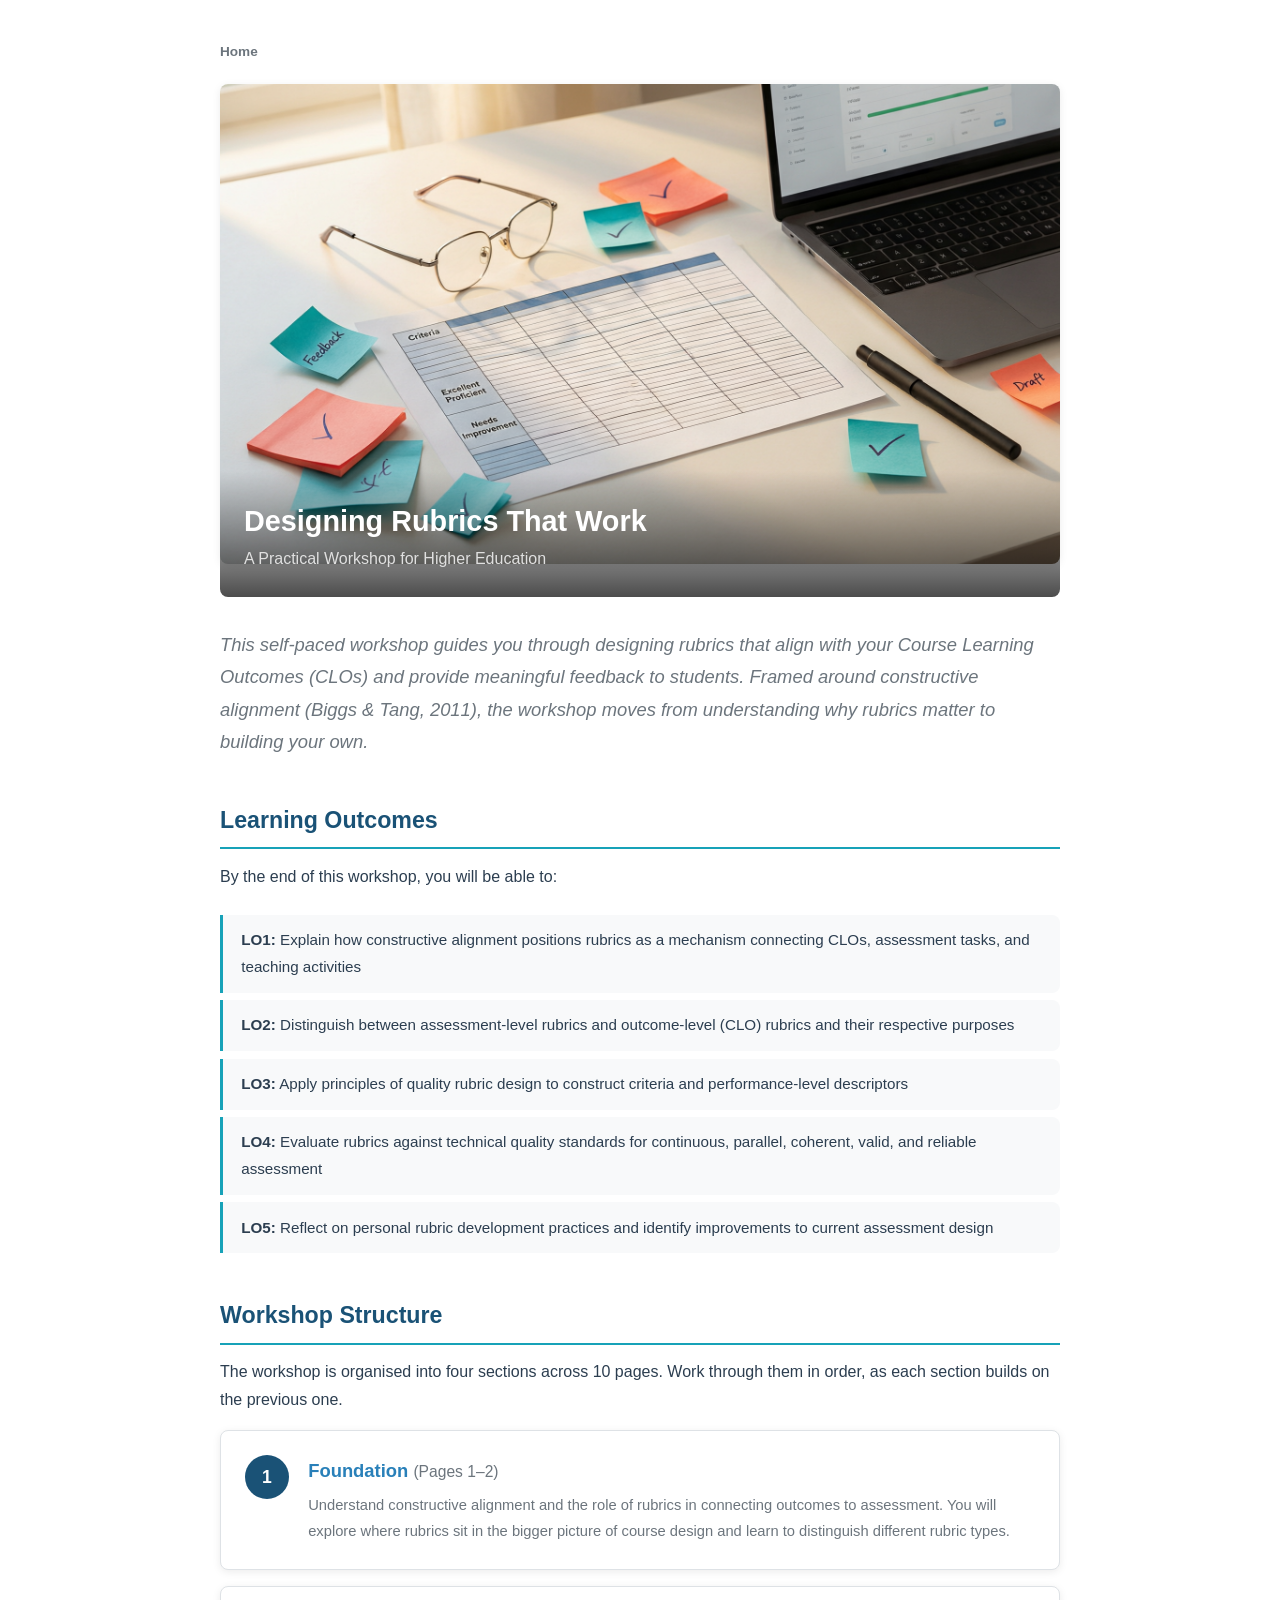
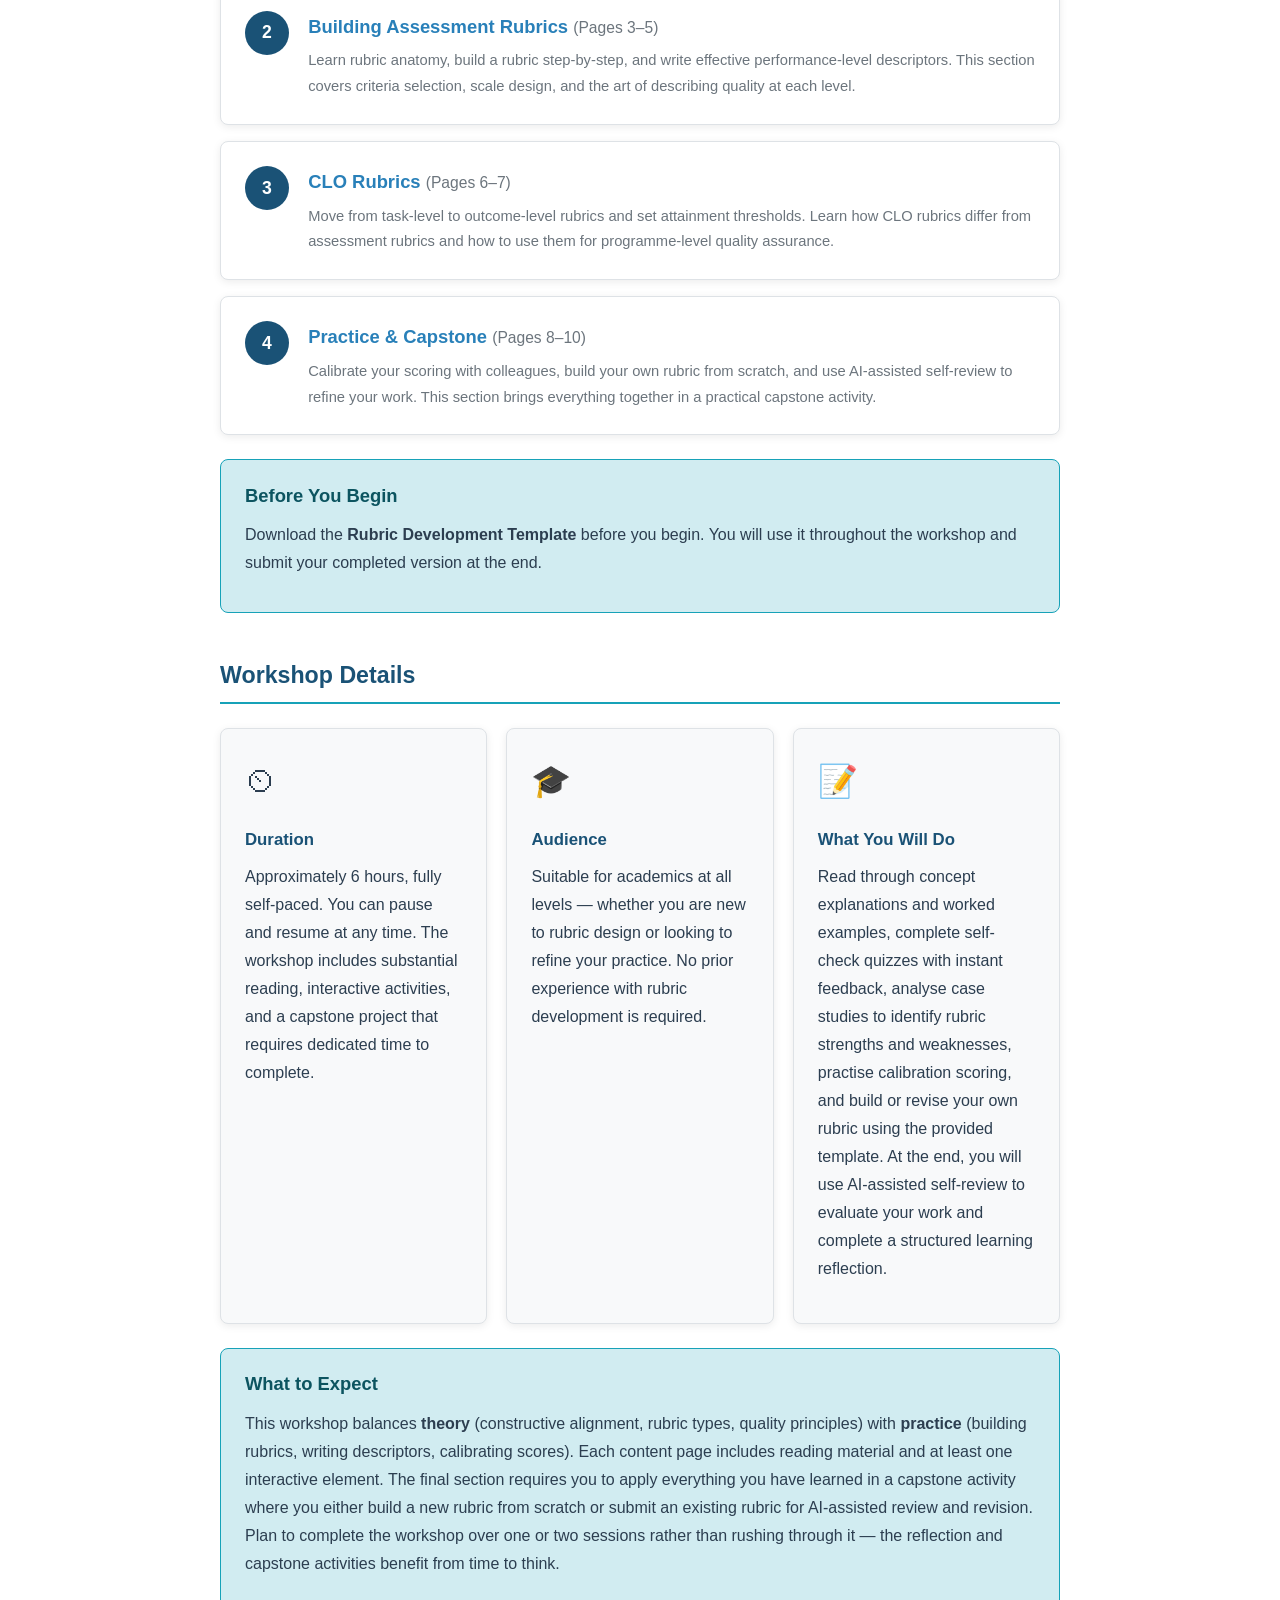
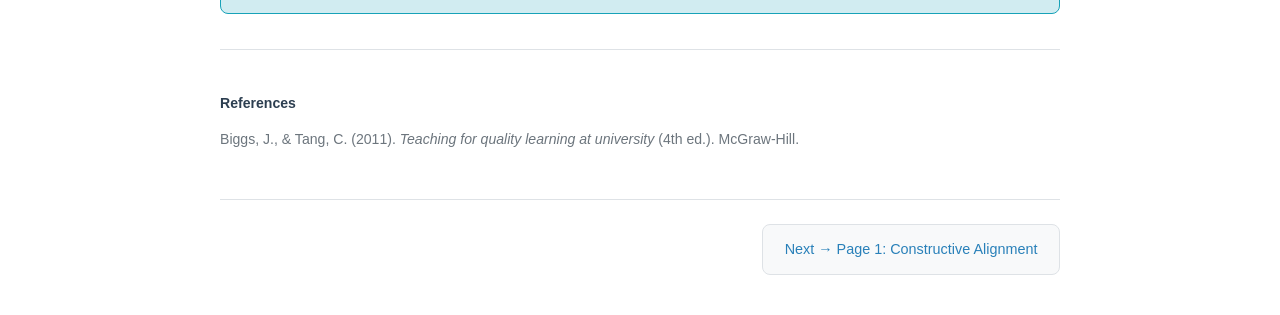
<file: index.html>
<!DOCTYPE html>
<html lang="en">
<head>
  <meta charset="UTF-8">
  <meta http-equiv="refresh" content="0; url=00-homepage.html">
  <title>Redirecting...</title>
</head>
<body>
  <p>Redirecting to <a href="00-homepage.html">Rubric Development Workshop</a>...</p>
</body>
</html>
</file>
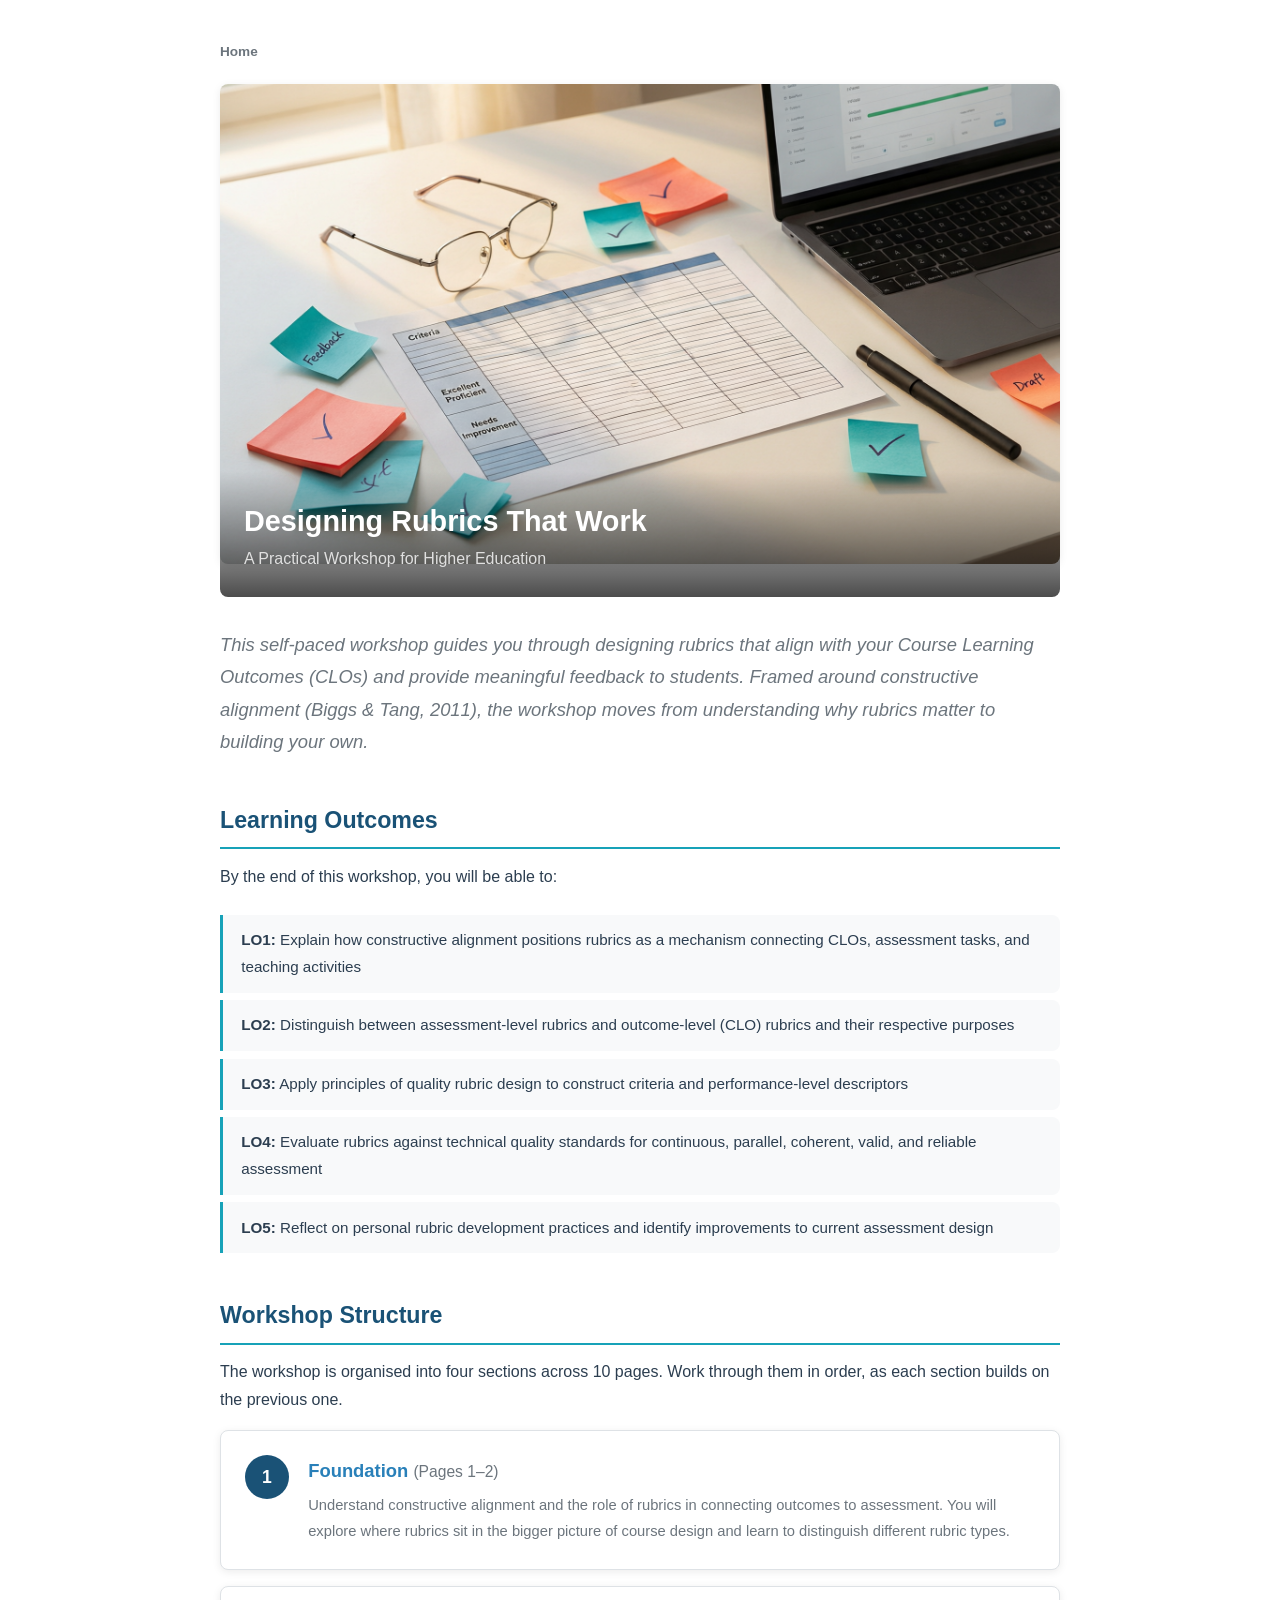
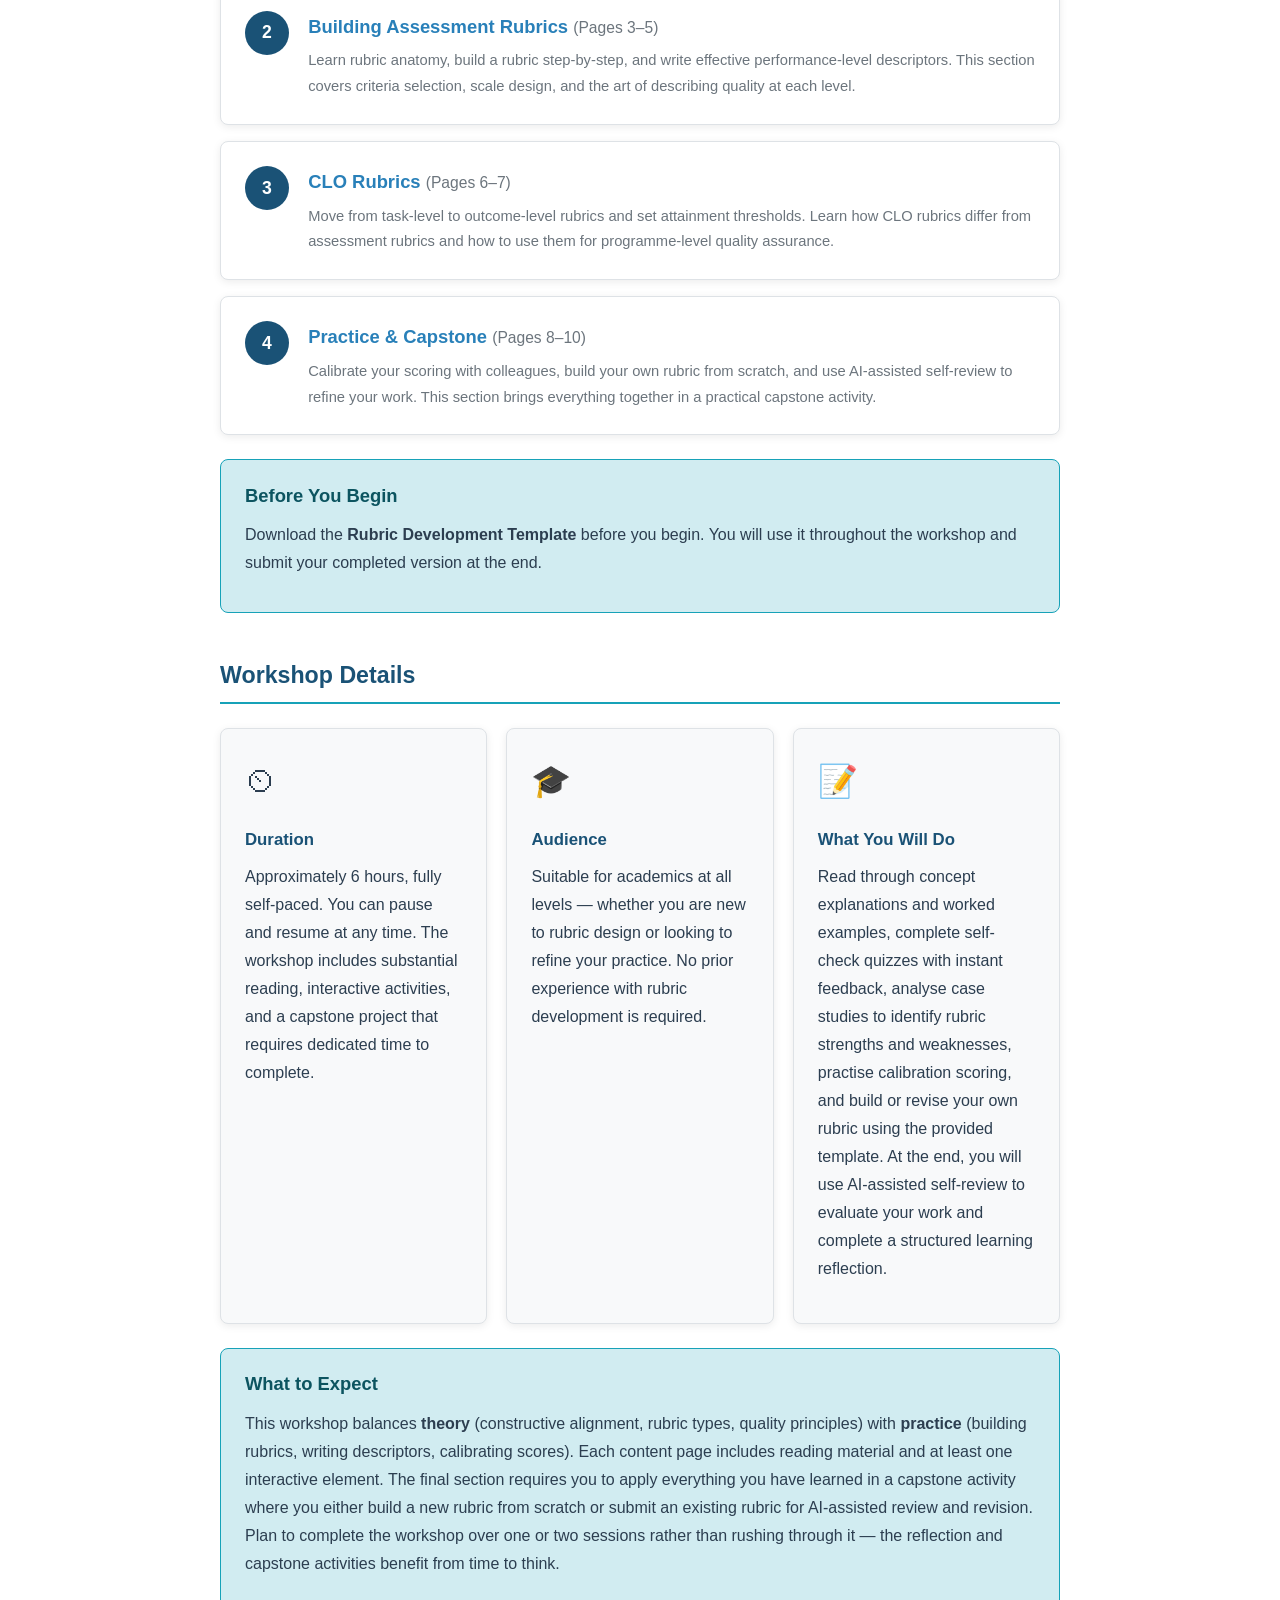
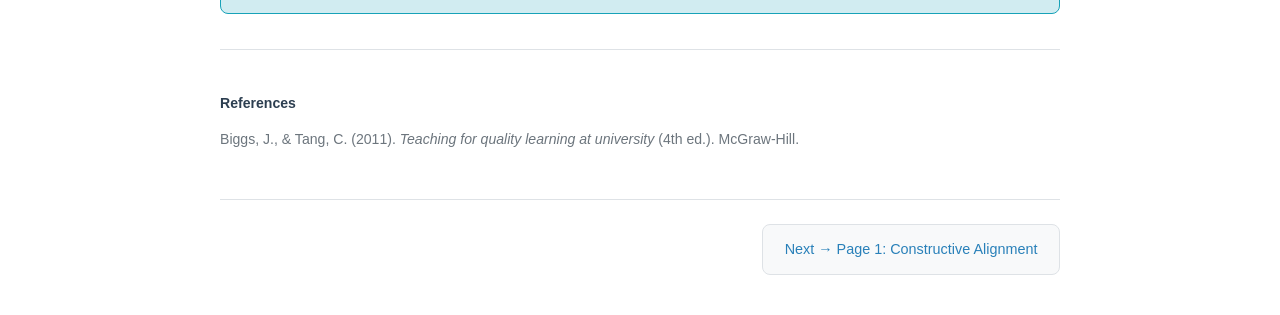
<file: 00-homepage.html>
<!DOCTYPE html>
<html lang="en">
<head>
  <meta charset="UTF-8">
  <meta name="viewport" content="width=device-width, initial-scale=1.0">
  <title>Designing Rubrics That Work: A Practical Workshop for Higher Education</title>
  <link rel="stylesheet" href="styles.css">
</head>
<body>

  <!-- Breadcrumb -->
  <nav class="breadcrumb">
    <strong>Home</strong>
  </nav>

  <!-- Hero Section -->
  <div class="homepage-hero">
    <img src="images/hero-rubric-workshop.png" alt="Rubric development workshop for higher education" class="hero">
    <div class="overlay">
      <h1>Designing Rubrics That Work</h1>
      <p>A Practical Workshop for Higher Education</p>
    </div>
  </div>

  <!-- Opening Paragraph -->
  <p class="intro-lead">This self-paced workshop guides you through designing rubrics that align with your Course Learning Outcomes (CLOs) and provide meaningful feedback to students. Framed around constructive alignment (Biggs &amp; Tang, 2011), the workshop moves from understanding why rubrics matter to building your own.</p>

  <!-- Learning Outcomes -->
  <h2>Learning Outcomes</h2>
  <p>By the end of this workshop, you will be able to:</p>
  <ol class="lo-list">
    <li><strong>LO1:</strong> Explain how constructive alignment positions rubrics as a mechanism connecting CLOs, assessment tasks, and teaching activities</li>
    <li><strong>LO2:</strong> Distinguish between assessment-level rubrics and outcome-level (CLO) rubrics and their respective purposes</li>
    <li><strong>LO3:</strong> Apply principles of quality rubric design to construct criteria and performance-level descriptors</li>
    <li><strong>LO4:</strong> Evaluate rubrics against technical quality standards for continuous, parallel, coherent, valid, and reliable assessment</li>
    <li><strong>LO5:</strong> Reflect on personal rubric development practices and identify improvements to current assessment design</li>
  </ol>

  <!-- Module Overview -->
  <h2>Workshop Structure</h2>
  <p>The workshop is organised into four sections across 10 pages. Work through them in order, as each section builds on the previous one.</p>

  <div class="module-card">
    <div class="module-num">1</div>
    <div>
      <h3>Foundation <span style="font-weight: normal; font-size: 0.85em; color: #6c757d;">(Pages 1&ndash;2)</span></h3>
      <p>Understand constructive alignment and the role of rubrics in connecting outcomes to assessment. You will explore where rubrics sit in the bigger picture of course design and learn to distinguish different rubric types.</p>
    </div>
  </div>

  <div class="module-card">
    <div class="module-num">2</div>
    <div>
      <h3>Building Assessment Rubrics <span style="font-weight: normal; font-size: 0.85em; color: #6c757d;">(Pages 3&ndash;5)</span></h3>
      <p>Learn rubric anatomy, build a rubric step-by-step, and write effective performance-level descriptors. This section covers criteria selection, scale design, and the art of describing quality at each level.</p>
    </div>
  </div>

  <div class="module-card">
    <div class="module-num">3</div>
    <div>
      <h3>CLO Rubrics <span style="font-weight: normal; font-size: 0.85em; color: #6c757d;">(Pages 6&ndash;7)</span></h3>
      <p>Move from task-level to outcome-level rubrics and set attainment thresholds. Learn how CLO rubrics differ from assessment rubrics and how to use them for programme-level quality assurance.</p>
    </div>
  </div>

  <div class="module-card">
    <div class="module-num">4</div>
    <div>
      <h3>Practice &amp; Capstone <span style="font-weight: normal; font-size: 0.85em; color: #6c757d;">(Pages 8&ndash;10)</span></h3>
      <p>Calibrate your scoring with colleagues, build your own rubric from scratch, and use AI-assisted self-review to refine your work. This section brings everything together in a practical capstone activity.</p>
    </div>
  </div>

  <!-- Info Box -->
  <div class="info-box">
    <h3>Before You Begin</h3>
    <p>Download the <strong>Rubric Development Template</strong> before you begin. You will use it throughout the workshop and submit your completed version at the end.</p>
  </div>

  <!-- Workshop Details -->
  <h2>Workshop Details</h2>
  <div class="card-grid">
    <div class="card">
      <div class="card-icon">&#9202;</div>
      <h3>Duration</h3>
      <p>Approximately 6 hours, fully self-paced. You can pause and resume at any time. The workshop includes substantial reading, interactive activities, and a capstone project that requires dedicated time to complete.</p>
    </div>
    <div class="card">
      <div class="card-icon">&#127891;</div>
      <h3>Audience</h3>
      <p>Suitable for academics at all levels &mdash; whether you are new to rubric design or looking to refine your practice. No prior experience with rubric development is required.</p>
    </div>
    <div class="card">
      <div class="card-icon">&#128221;</div>
      <h3>What You Will Do</h3>
      <p>Read through concept explanations and worked examples, complete self-check quizzes with instant feedback, analyse case studies to identify rubric strengths and weaknesses, practise calibration scoring, and build or revise your own rubric using the provided template. At the end, you will use AI-assisted self-review to evaluate your work and complete a structured learning reflection.</p>
    </div>
  </div>

  <div class="info-box">
    <h3>What to Expect</h3>
    <p>This workshop balances <strong>theory</strong> (constructive alignment, rubric types, quality principles) with <strong>practice</strong> (building rubrics, writing descriptors, calibrating scores). Each content page includes reading material and at least one interactive element. The final section requires you to apply everything you have learned in a capstone activity where you either build a new rubric from scratch or submit an existing rubric for AI-assisted review and revision. Plan to complete the workshop over one or two sessions rather than rushing through it &mdash; the reflection and capstone activities benefit from time to think.</p>
  </div>

  <!-- References -->
  <div class="references">
    <h3>References</h3>
    <p>Biggs, J., &amp; Tang, C. (2011). <em>Teaching for quality learning at university</em> (4th ed.). McGraw-Hill.</p>
  </div>

  <!-- Page Navigation -->
  <nav class="page-nav">
    <span></span>
    <a href="01-constructive-alignment.html">Next &rarr; Page 1: Constructive Alignment</a>
  </nav>

</body>
</html>
</file>
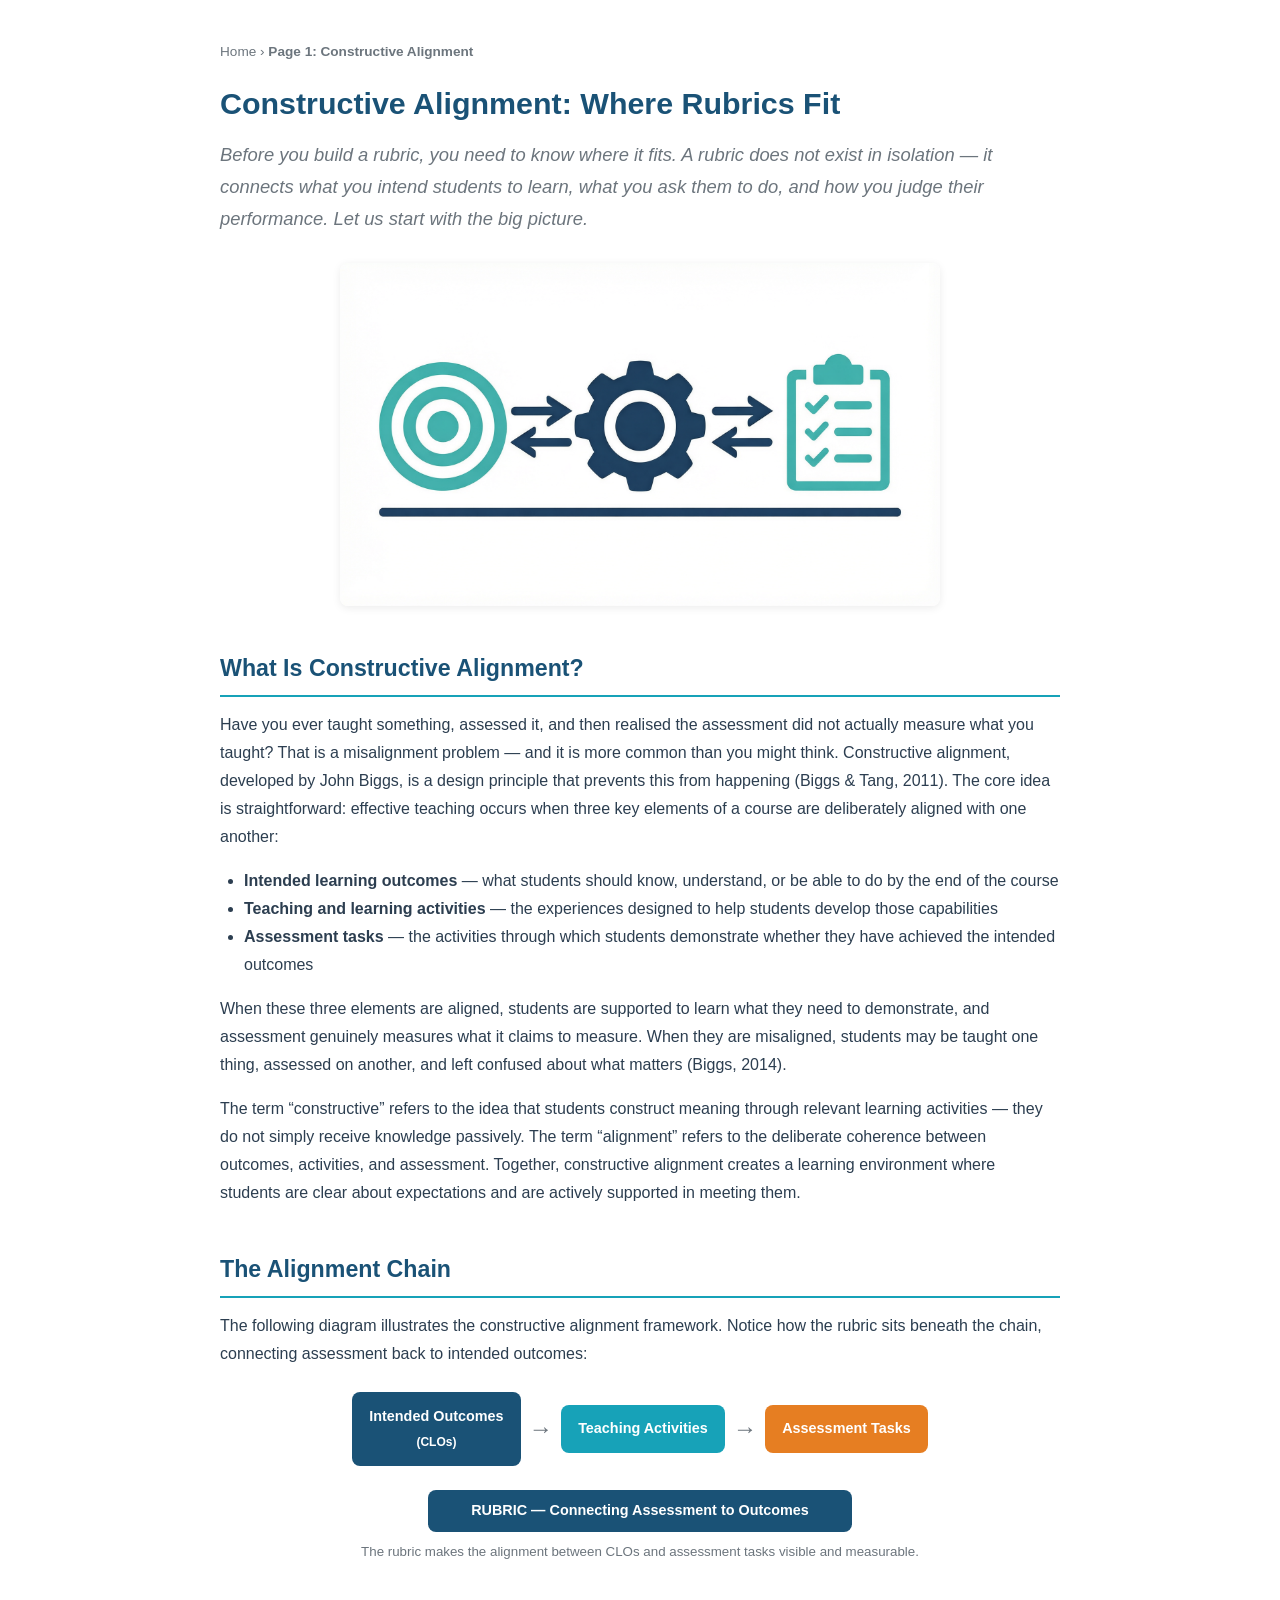
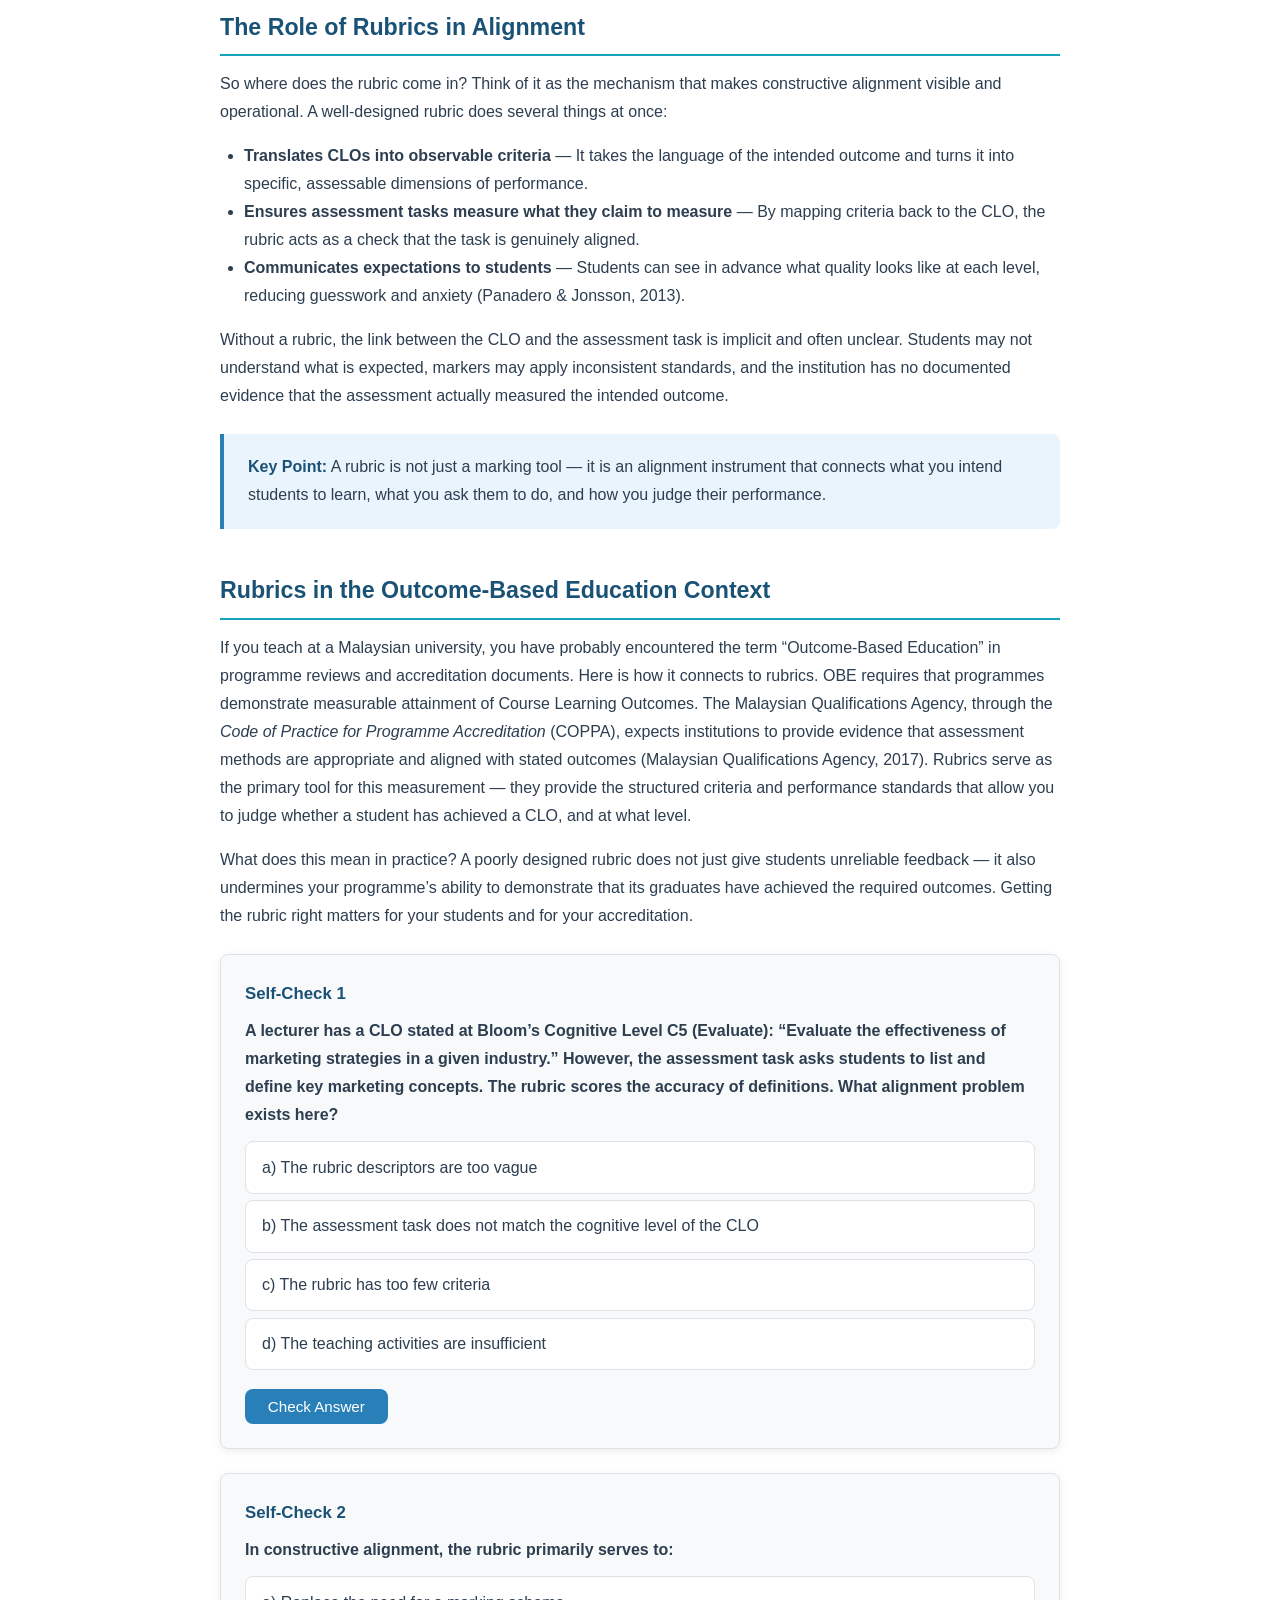
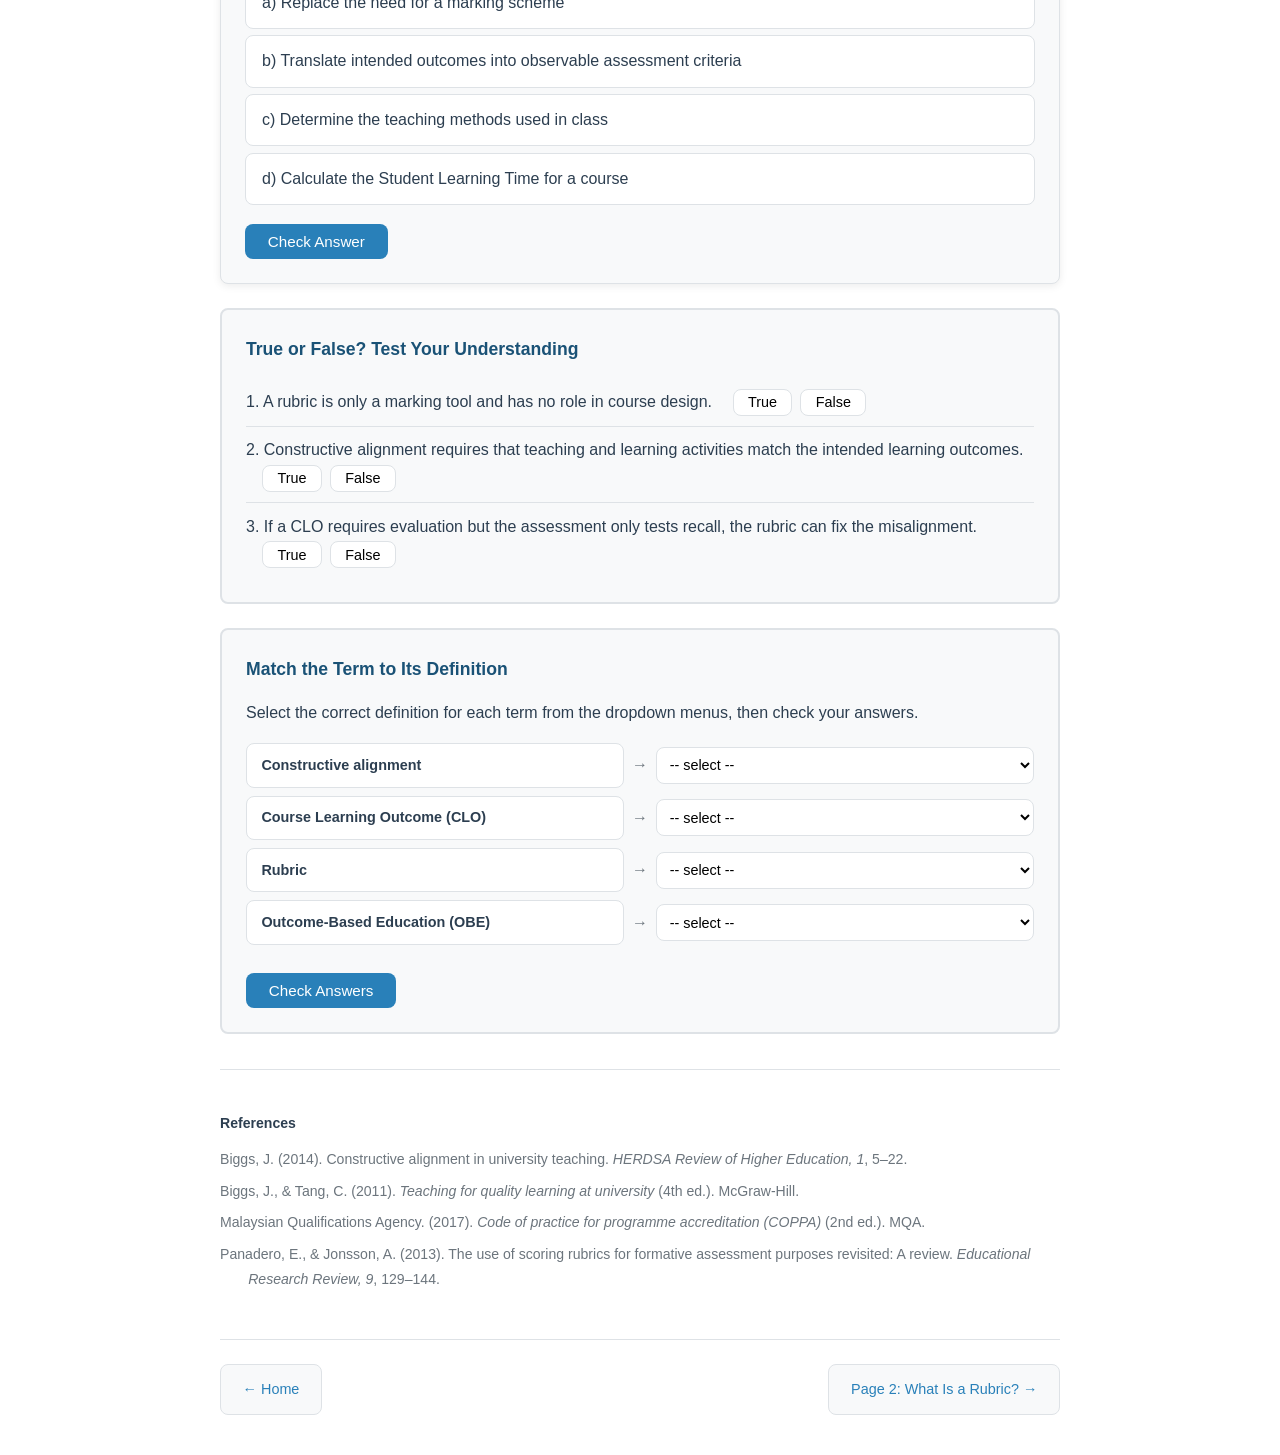
<file: 01-constructive-alignment.html>
<!DOCTYPE html>
<html lang="en">
<head>
  <meta charset="UTF-8">
  <meta name="viewport" content="width=device-width, initial-scale=1.0">
  <title>Constructive Alignment: Where Rubrics Fit</title>
  <link rel="stylesheet" href="styles.css">
</head>
<body>

  <!-- Breadcrumb -->
  <nav class="breadcrumb">
    <a href="00-homepage.html">Home</a> &rsaquo; <strong>Page 1: Constructive Alignment</strong>
  </nav>

  <h1>Constructive Alignment: Where Rubrics Fit</h1>

  <!-- Lead -->
  <p class="intro-lead">Before you build a rubric, you need to know where it fits. A rubric does not exist in isolation &mdash; it connects what you intend students to learn, what you ask them to do, and how you judge their performance. Let us start with the big picture.</p>

  <!-- Hero/content image -->
  <img src="images/constructive-alignment.png" alt="Constructive alignment diagram showing the relationship between learning outcomes, teaching activities, and assessment" class="content-img">

  <!-- What is Constructive Alignment -->
  <h2>What Is Constructive Alignment?</h2>

  <p>Have you ever taught something, assessed it, and then realised the assessment did not actually measure what you taught? That is a misalignment problem &mdash; and it is more common than you might think. Constructive alignment, developed by John Biggs, is a design principle that prevents this from happening (Biggs &amp; Tang, 2011). The core idea is straightforward: effective teaching occurs when three key elements of a course are deliberately aligned with one another:</p>

  <ul style="padding-left: 1.5em; margin-bottom: 1em;">
    <li><strong>Intended learning outcomes</strong> &mdash; what students should know, understand, or be able to do by the end of the course</li>
    <li><strong>Teaching and learning activities</strong> &mdash; the experiences designed to help students develop those capabilities</li>
    <li><strong>Assessment tasks</strong> &mdash; the activities through which students demonstrate whether they have achieved the intended outcomes</li>
  </ul>

  <p>When these three elements are aligned, students are supported to learn what they need to demonstrate, and assessment genuinely measures what it claims to measure. When they are misaligned, students may be taught one thing, assessed on another, and left confused about what matters (Biggs, 2014).</p>

  <p>The term &ldquo;constructive&rdquo; refers to the idea that students construct meaning through relevant learning activities &mdash; they do not simply receive knowledge passively. The term &ldquo;alignment&rdquo; refers to the deliberate coherence between outcomes, activities, and assessment. Together, constructive alignment creates a learning environment where students are clear about expectations and are actively supported in meeting them.</p>

  <!-- Flow Diagram -->
  <h2>The Alignment Chain</h2>

  <p>The following diagram illustrates the constructive alignment framework. Notice how the rubric sits beneath the chain, connecting assessment back to intended outcomes:</p>

  <div class="flow-diagram">
    <div class="flow-step">Intended Outcomes<br><small>(CLOs)</small></div>
    <span class="flow-arrow">&rarr;</span>
    <div class="flow-step accent">Teaching Activities</div>
    <span class="flow-arrow">&rarr;</span>
    <div class="flow-step highlight">Assessment Tasks</div>
  </div>
  <div style="text-align: center; margin-top: 0.5em;">
    <div style="display: inline-block; background: var(--primary); color: white; padding: 0.6em 3em; border-radius: var(--radius); font-weight: 600; font-size: 0.9em; position: relative;">
      RUBRIC &mdash; Connecting Assessment to Outcomes
    </div>
  </div>
  <div style="text-align: center; margin-top: 0.3em;">
    <small style="color: var(--text-light);">The rubric makes the alignment between CLOs and assessment tasks visible and measurable.</small>
  </div>

  <!-- Role of Rubrics -->
  <h2>The Role of Rubrics in Alignment</h2>

  <p>So where does the rubric come in? Think of it as the mechanism that makes constructive alignment visible and operational. A well-designed rubric does several things at once:</p>

  <ul style="padding-left: 1.5em; margin-bottom: 1em;">
    <li><strong>Translates CLOs into observable criteria</strong> &mdash; It takes the language of the intended outcome and turns it into specific, assessable dimensions of performance.</li>
    <li><strong>Ensures assessment tasks measure what they claim to measure</strong> &mdash; By mapping criteria back to the CLO, the rubric acts as a check that the task is genuinely aligned.</li>
    <li><strong>Communicates expectations to students</strong> &mdash; Students can see in advance what quality looks like at each level, reducing guesswork and anxiety (Panadero &amp; Jonsson, 2013).</li>
  </ul>

  <p>Without a rubric, the link between the CLO and the assessment task is implicit and often unclear. Students may not understand what is expected, markers may apply inconsistent standards, and the institution has no documented evidence that the assessment actually measured the intended outcome.</p>

  <div class="key-point">
    <strong>Key Point:</strong> A rubric is not just a marking tool &mdash; it is an alignment instrument that connects what you intend students to learn, what you ask them to do, and how you judge their performance.
  </div>

  <!-- OBE Context -->
  <h2>Rubrics in the Outcome-Based Education Context</h2>

  <p>If you teach at a Malaysian university, you have probably encountered the term &ldquo;Outcome-Based Education&rdquo; in programme reviews and accreditation documents. Here is how it connects to rubrics. OBE requires that programmes demonstrate measurable attainment of Course Learning Outcomes. The Malaysian Qualifications Agency, through the <em>Code of Practice for Programme Accreditation</em> (COPPA), expects institutions to provide evidence that assessment methods are appropriate and aligned with stated outcomes (Malaysian Qualifications Agency, 2017). Rubrics serve as the primary tool for this measurement &mdash; they provide the structured criteria and performance standards that allow you to judge whether a student has achieved a CLO, and at what level.</p>

  <p>What does this mean in practice? A poorly designed rubric does not just give students unreliable feedback &mdash; it also undermines your programme&rsquo;s ability to demonstrate that its graduates have achieved the required outcomes. Getting the rubric right matters for your students and for your accreditation.</p>

  <!-- MCQ Quiz 1 -->
  <div class="mcq-box">
    <h3>Self-Check 1</h3>
    <p class="mcq-question">A lecturer has a CLO stated at Bloom&rsquo;s Cognitive Level C5 (Evaluate): &ldquo;Evaluate the effectiveness of marketing strategies in a given industry.&rdquo; However, the assessment task asks students to list and define key marketing concepts. The rubric scores the accuracy of definitions. What alignment problem exists here?</p>
    <ul class="mcq-options" data-correct="1">
      <li onclick="selectOption(this)">a) The rubric descriptors are too vague</li>
      <li onclick="selectOption(this)">b) The assessment task does not match the cognitive level of the CLO</li>
      <li onclick="selectOption(this)">c) The rubric has too few criteria</li>
      <li onclick="selectOption(this)">d) The teaching activities are insufficient</li>
    </ul>
    <button class="mcq-check-btn" onclick="checkAnswer(this)">Check Answer</button>
    <div class="mcq-feedback">The CLO requires evaluation (C5), but the task only asks for recall and definition (C1). No rubric, no matter how well designed, can fix a misaligned task. The task itself must require students to evaluate, not merely recall. This is a fundamental alignment failure between the intended outcome and the assessment task.</div>
  </div>

  <!-- MCQ Quiz 2 -->
  <div class="mcq-box">
    <h3>Self-Check 2</h3>
    <p class="mcq-question">In constructive alignment, the rubric primarily serves to:</p>
    <ul class="mcq-options" data-correct="1">
      <li onclick="selectOption(this)">a) Replace the need for a marking scheme</li>
      <li onclick="selectOption(this)">b) Translate intended outcomes into observable assessment criteria</li>
      <li onclick="selectOption(this)">c) Determine the teaching methods used in class</li>
      <li onclick="selectOption(this)">d) Calculate the Student Learning Time for a course</li>
    </ul>
    <button class="mcq-check-btn" onclick="checkAnswer(this)">Check Answer</button>
    <div class="mcq-feedback">Rubrics bridge the gap between what we intend students to learn (CLOs) and how we assess whether they have learned it. They translate abstract outcome statements into concrete, observable criteria that markers can apply consistently and students can use to understand expectations.</div>
  </div>

  <!-- True/False Quiz -->
  <div class="tf-box">
    <h3>True or False? Test Your Understanding</h3>

    <div class="tf-statement">
      <span>1. A rubric is only a marking tool and has no role in course design.</span>
      <span class="tf-btns">
        <button onclick="checkTF(this, false)">True</button>
        <button onclick="checkTF(this, false)">False</button>
      </span>
      <div class="tf-feedback" data-correct="false">A rubric is far more than a marking tool. It is an alignment instrument that connects intended learning outcomes, assessment tasks, and teaching activities. It plays a central role in course design by making expectations explicit and ensuring assessments measure what they claim to measure.</div>
    </div>

    <div class="tf-statement">
      <span>2. Constructive alignment requires that teaching and learning activities match the intended learning outcomes.</span>
      <span class="tf-btns">
        <button onclick="checkTF(this, true)">True</button>
        <button onclick="checkTF(this, true)">False</button>
      </span>
      <div class="tf-feedback" data-correct="true">Correct. Constructive alignment, developed by John Biggs, demands coherence between three elements: the intended learning outcomes, the teaching and learning activities designed to develop those outcomes, and the assessment tasks used to measure them. When all three are aligned, students are supported to learn what they need to demonstrate.</div>
    </div>

    <div class="tf-statement">
      <span>3. If a CLO requires evaluation but the assessment only tests recall, the rubric can fix the misalignment.</span>
      <span class="tf-btns">
        <button onclick="checkTF(this, false)">True</button>
        <button onclick="checkTF(this, false)">False</button>
      </span>
      <div class="tf-feedback" data-correct="false">No rubric, no matter how well designed, can fix a misaligned assessment task. If the CLO requires evaluation (Bloom&rsquo;s C5) but the task only asks students to recall facts (C1), the task itself is the problem. The assessment task must first be redesigned to require evaluation; only then can a rubric meaningfully score it.</div>
    </div>
  </div>

  <!-- Matching Exercise -->
  <div class="match-box">
    <h3>Match the Term to Its Definition</h3>
    <p>Select the correct definition for each term from the dropdown menus, then check your answers.</p>
    <div class="match-grid" id="match-grid-1">
      <div class="match-term">Constructive alignment</div>
      <div class="match-arrow">&rarr;</div>
      <select class="match-select" data-answer="b">
        <option value="">-- select --</option>
        <option value="a">A framework that focuses solely on final exam scores</option>
        <option value="b">A design principle ensuring coherence between outcomes, activities, and assessment</option>
        <option value="c">A method for calculating student credit hours</option>
        <option value="d">A checklist for verifying attendance records</option>
      </select>

      <div class="match-term">Course Learning Outcome (CLO)</div>
      <div class="match-arrow">&rarr;</div>
      <select class="match-select" data-answer="c">
        <option value="">-- select --</option>
        <option value="a">A list of textbooks required for the course</option>
        <option value="b">The timetable for lectures and tutorials</option>
        <option value="c">A statement of what students should know or be able to do by the end of a course</option>
        <option value="d">A score assigned to a single assessment task</option>
      </select>

      <div class="match-term">Rubric</div>
      <div class="match-arrow">&rarr;</div>
      <select class="match-select" data-answer="a">
        <option value="">-- select --</option>
        <option value="a">A scoring tool with criteria, performance descriptors, and a rating scale</option>
        <option value="b">A document listing the topics covered in each lecture</option>
        <option value="c">A form students fill in before registering for a course</option>
        <option value="d">A simple checklist of items to include in an assignment</option>
      </select>

      <div class="match-term">Outcome-Based Education (OBE)</div>
      <div class="match-arrow">&rarr;</div>
      <select class="match-select" data-answer="d">
        <option value="">-- select --</option>
        <option value="a">A teaching method that relies exclusively on lectures</option>
        <option value="b">A grading system that ranks students against each other</option>
        <option value="c">A policy requiring all courses to use the same textbook</option>
        <option value="d">An educational framework requiring programmes to demonstrate measurable attainment of learning outcomes</option>
      </select>
    </div>
    <button class="mcq-check-btn" onclick="checkMatch('match-grid-1', this)">Check Answers</button>
    <div class="match-result" id="match-result-1"></div>
  </div>

  <!-- References -->
  <div class="references">
    <h3>References</h3>
    <p>Biggs, J. (2014). Constructive alignment in university teaching. <em>HERDSA Review of Higher Education, 1</em>, 5&ndash;22.</p>
    <p>Biggs, J., &amp; Tang, C. (2011). <em>Teaching for quality learning at university</em> (4th ed.). McGraw-Hill.</p>
    <p>Malaysian Qualifications Agency. (2017). <em>Code of practice for programme accreditation (COPPA)</em> (2nd ed.). MQA.</p>
    <p>Panadero, E., &amp; Jonsson, A. (2013). The use of scoring rubrics for formative assessment purposes revisited: A review. <em>Educational Research Review, 9</em>, 129&ndash;144.</p>
  </div>

  <!-- Page Navigation -->
  <nav class="page-nav">
    <a href="00-homepage.html">&larr; Home</a>
    <a href="02-what-is-rubric.html">Page 2: What Is a Rubric? &rarr;</a>
  </nav>

  <script>
  function selectOption(li) {
    li.parentElement.querySelectorAll('li').forEach(item => item.classList.remove('selected'));
    li.classList.add('selected');
  }
  function checkAnswer(btn) {
    const box = btn.closest('.mcq-box');
    const options = box.querySelector('.mcq-options');
    const correct = parseInt(options.dataset.correct);
    const selected = options.querySelector('.selected');
    const feedback = box.querySelector('.mcq-feedback');
    if (!selected) { feedback.textContent = 'Please select an answer first.'; feedback.className = 'mcq-feedback show incorrect-fb'; return; }
    const idx = Array.from(options.children).indexOf(selected);
    options.querySelectorAll('li').forEach(item => { item.classList.remove('correct','incorrect'); item.style.pointerEvents = 'none'; });
    options.children[correct].classList.add('correct');
    if (idx === correct) {
      feedback.className = 'mcq-feedback show correct-fb';
    } else {
      selected.classList.add('incorrect');
      feedback.className = 'mcq-feedback show incorrect-fb';
    }
    feedback.style.display = 'block';
    btn.disabled = true;
    btn.textContent = 'Answered';
  }

  /* True/False quiz logic */
  function checkTF(btn, isTrueAnswer) {
    const statement = btn.closest('.tf-statement');
    const feedback = statement.querySelector('.tf-feedback');
    const correctAnswer = feedback.dataset.correct === 'true';
    const btns = statement.querySelectorAll('.tf-btns button');
    btns.forEach(function(b) {
      b.disabled = true;
      b.style.pointerEvents = 'none';
    });
    const clickedCorrect = (isTrueAnswer === correctAnswer);
    if (clickedCorrect) {
      btn.classList.add('correct-btn');
      feedback.className = 'tf-feedback show correct-fb';
    } else {
      btn.classList.add('incorrect-btn');
      btns.forEach(function(b) {
        if (b !== btn) b.classList.add('correct-btn');
      });
      feedback.className = 'tf-feedback show incorrect-fb';
    }
  }

  /* Matching quiz logic */
  function checkMatch(gridId, btn) {
    const grid = document.getElementById(gridId);
    const selects = grid.querySelectorAll('.match-select');
    const resultDiv = document.getElementById(gridId.replace('grid', 'result'));
    let correct = 0;
    let total = selects.length;
    let unanswered = false;
    selects.forEach(function(sel) {
      const answer = sel.dataset.answer;
      if (!sel.value) {
        unanswered = true;
        return;
      }
      if (sel.value === answer) {
        correct++;
        sel.style.borderColor = 'var(--success)';
        sel.style.backgroundColor = '#d4edda';
      } else {
        sel.style.borderColor = 'var(--danger)';
        sel.style.backgroundColor = '#f8d7da';
      }
      sel.disabled = true;
    });
    if (unanswered) {
      resultDiv.textContent = 'Please answer all items before checking.';
      resultDiv.style.display = 'block';
      resultDiv.className = 'match-result show';
      resultDiv.style.background = '#f8d7da';
      resultDiv.style.color = '#721c24';
      selects.forEach(function(sel) { sel.disabled = false; sel.style.borderColor = ''; sel.style.backgroundColor = ''; });
      return;
    }
    resultDiv.style.display = 'block';
    resultDiv.className = 'match-result show';
    if (correct === total) {
      resultDiv.textContent = 'All ' + total + ' matches correct! Well done.';
      resultDiv.style.background = '#d4edda';
      resultDiv.style.color = '#155724';
    } else {
      resultDiv.textContent = correct + ' out of ' + total + ' correct. Review the highlighted items and try again.';
      resultDiv.style.background = '#f8d7da';
      resultDiv.style.color = '#721c24';
    }
    btn.disabled = true;
    btn.textContent = 'Answered';
  }
  </script>

</body>
</html>
</file>
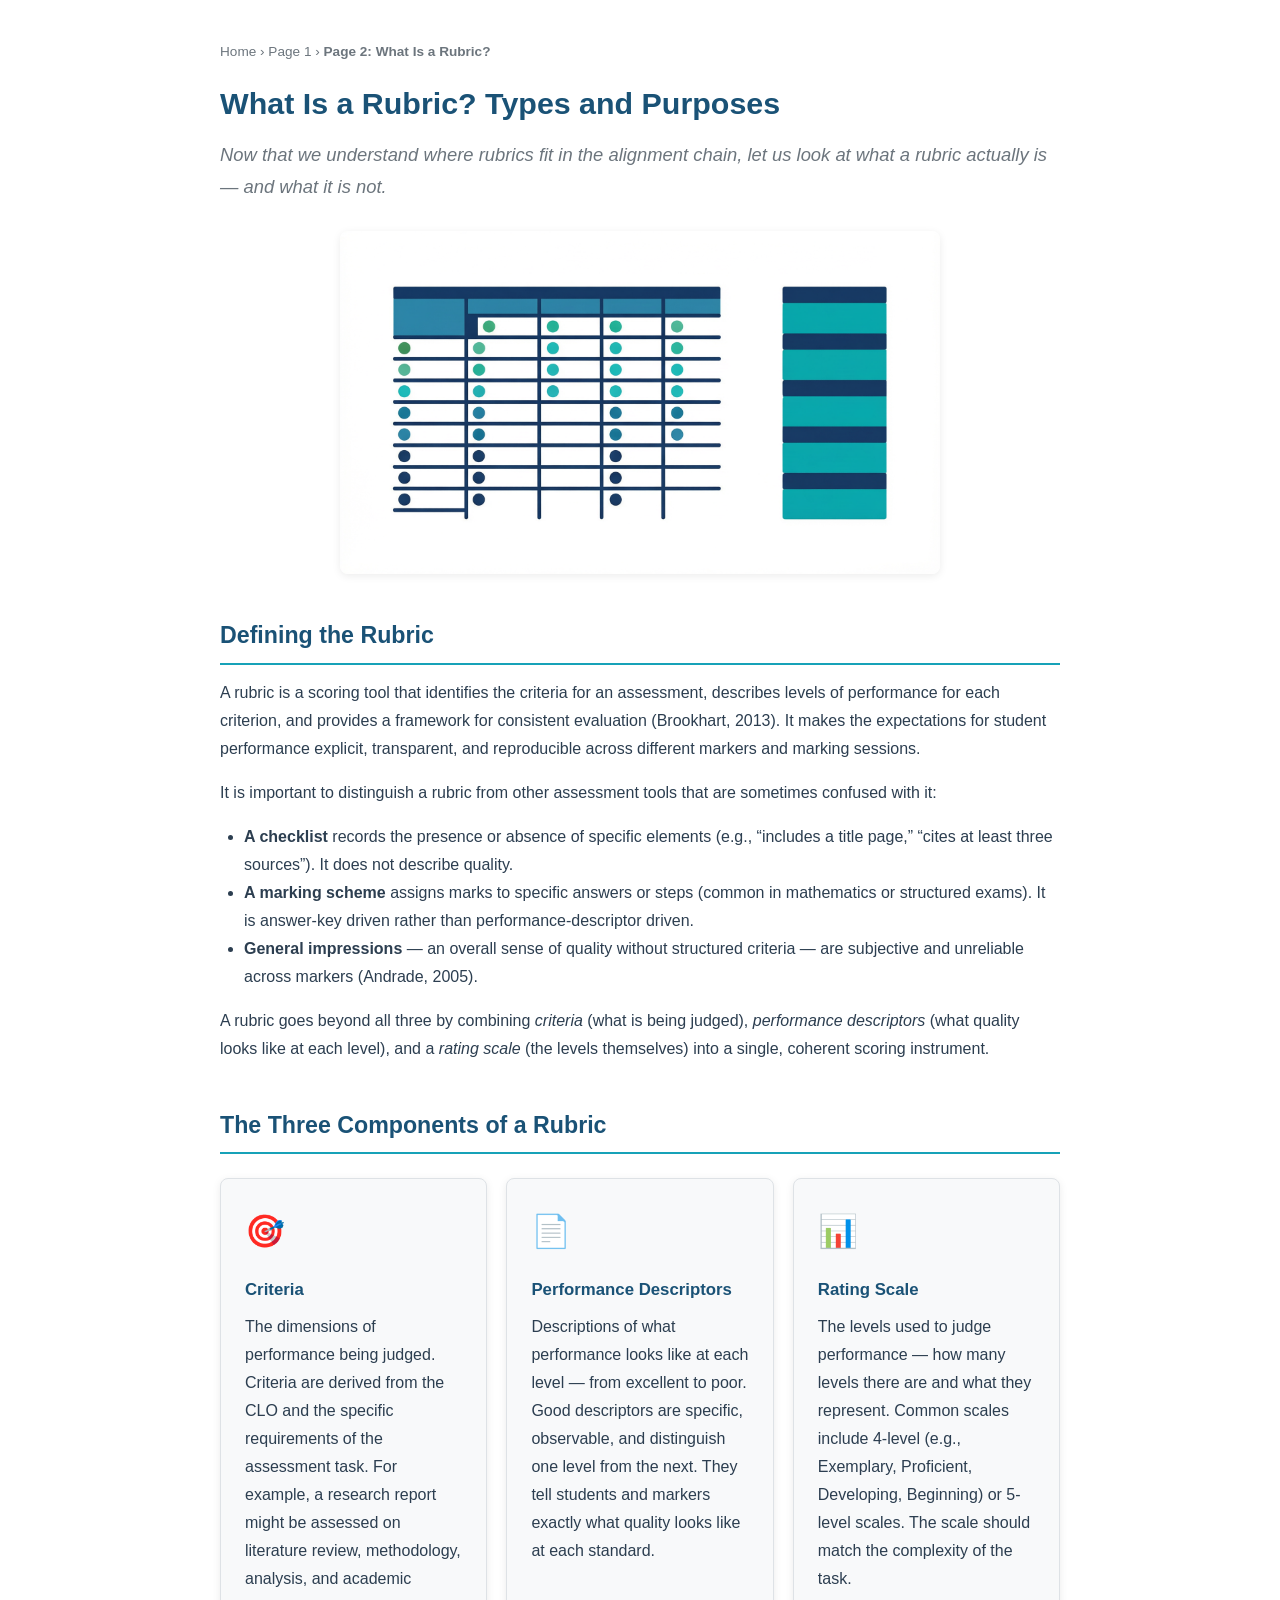
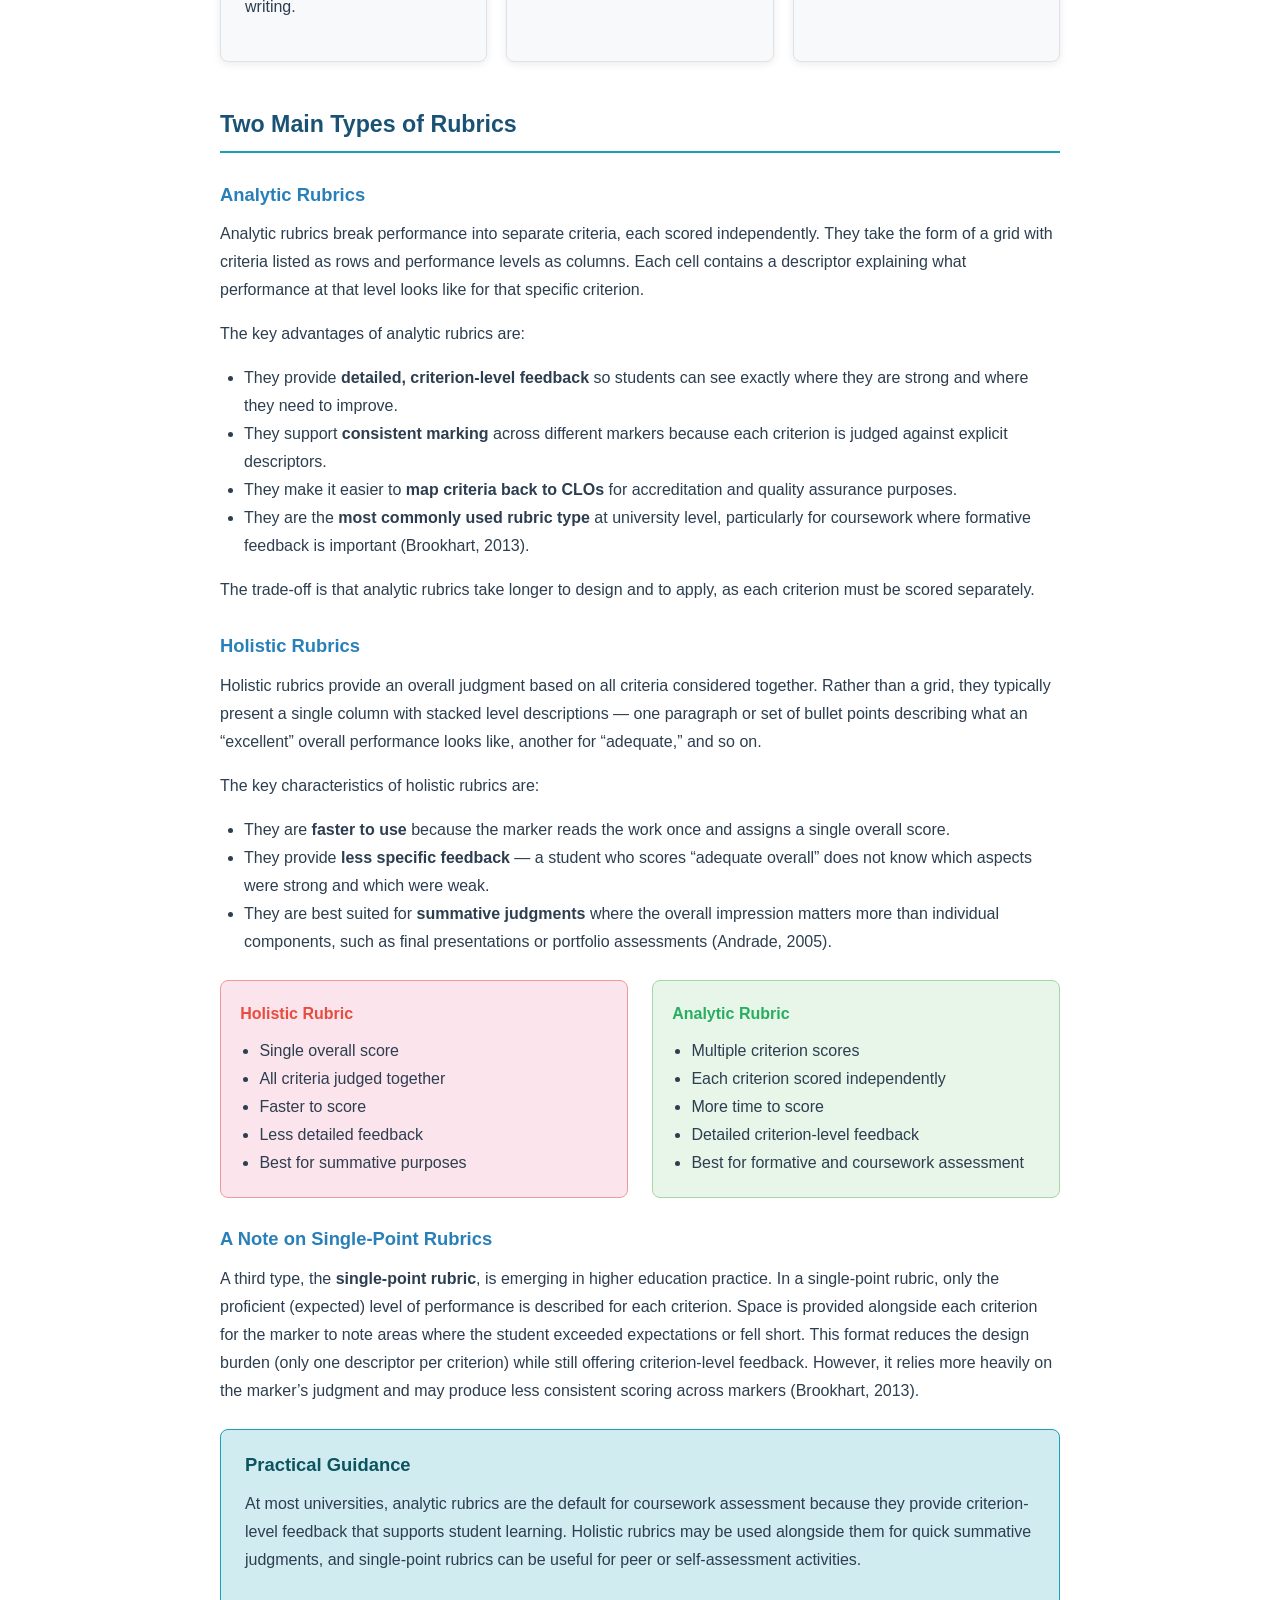
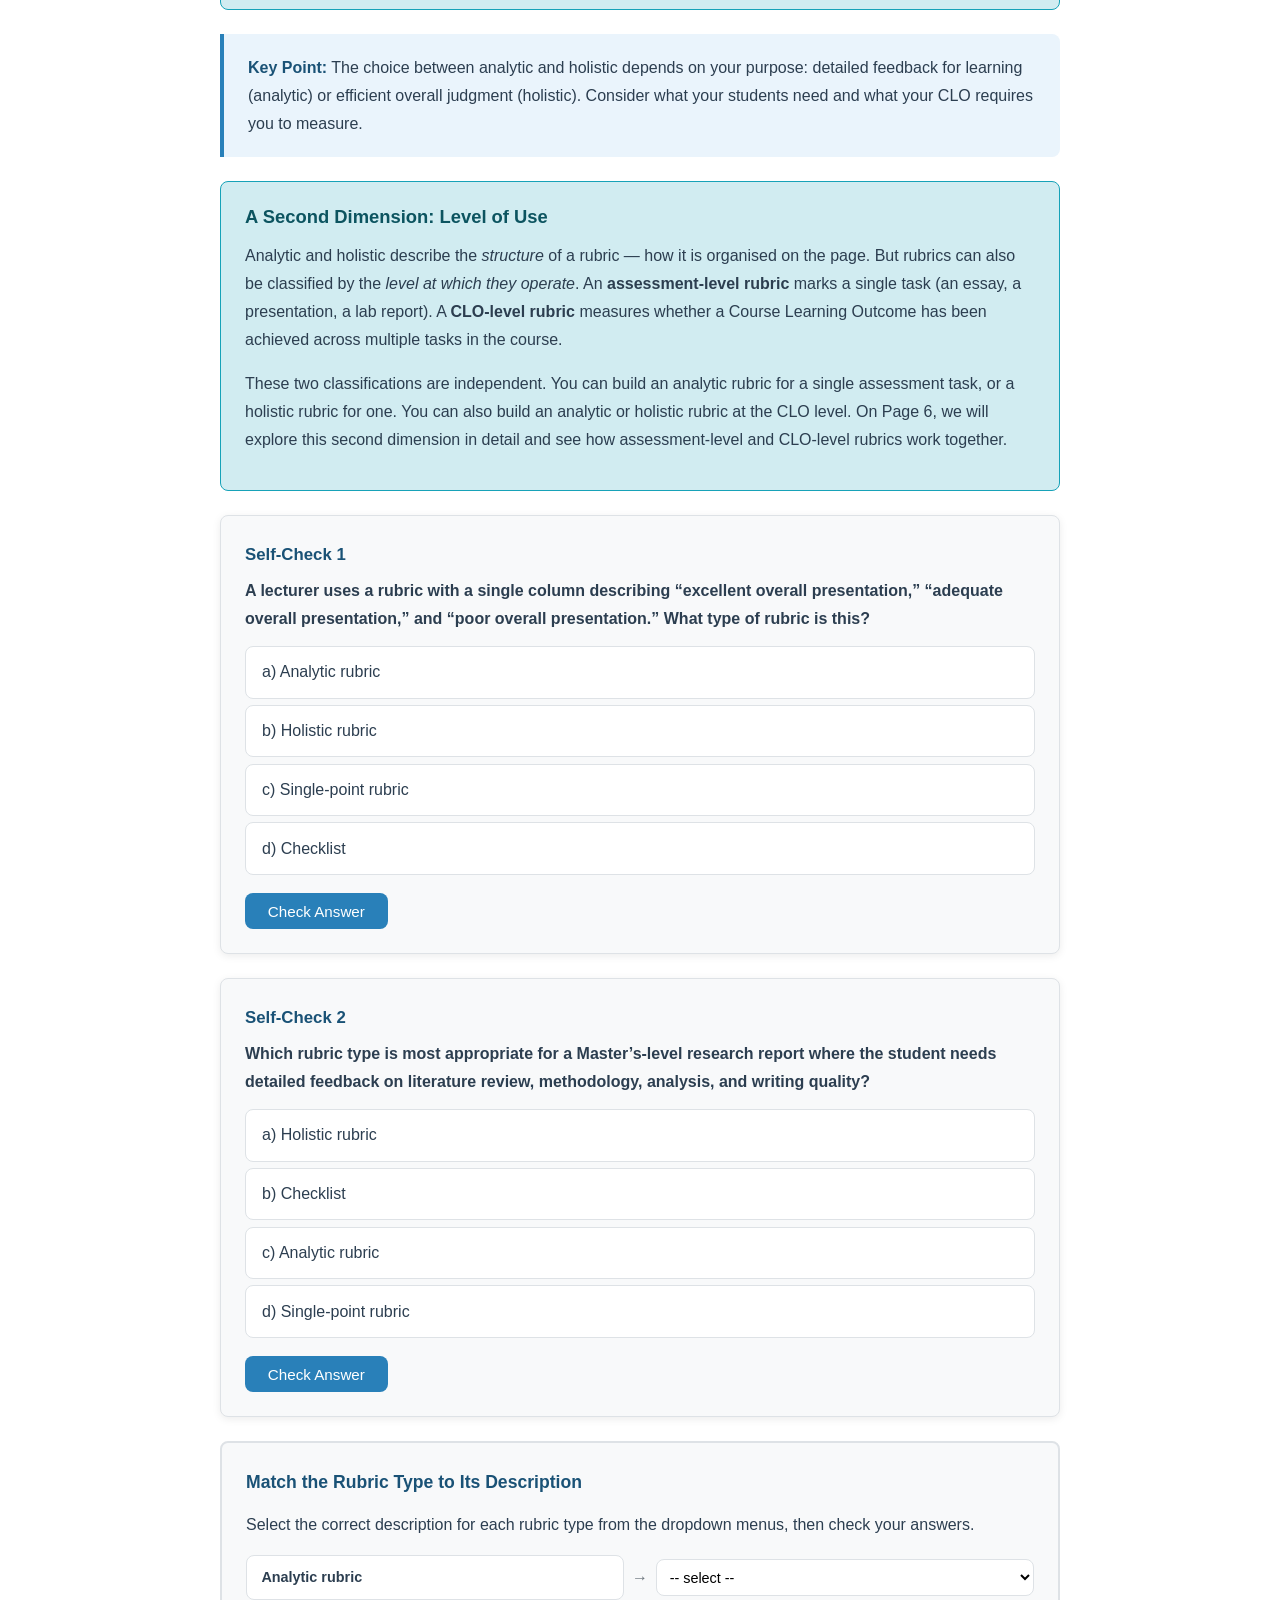
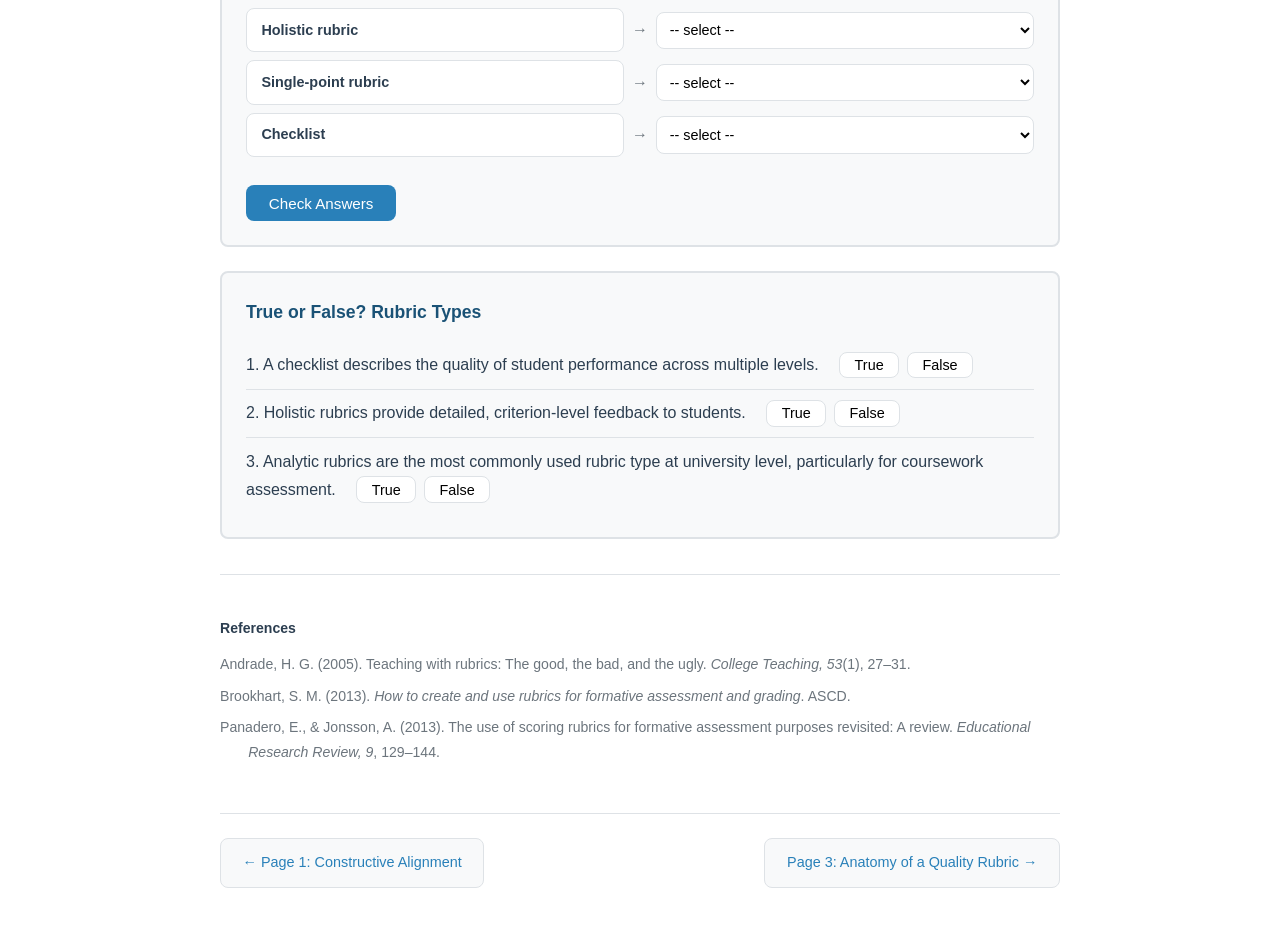
<file: 02-what-is-rubric.html>
<!DOCTYPE html>
<html lang="en">
<head>
  <meta charset="UTF-8">
  <meta name="viewport" content="width=device-width, initial-scale=1.0">
  <title>What Is a Rubric? Types and Purposes</title>
  <link rel="stylesheet" href="styles.css">
</head>
<body>

  <!-- Breadcrumb -->
  <nav class="breadcrumb">
    <a href="00-homepage.html">Home</a> &rsaquo; <a href="01-constructive-alignment.html">Page 1</a> &rsaquo; <strong>Page 2: What Is a Rubric?</strong>
  </nav>

  <h1>What Is a Rubric? Types and Purposes</h1>

  <!-- Lead -->
  <p class="intro-lead">Now that we understand where rubrics fit in the alignment chain, let us look at what a rubric actually is &mdash; and what it is not.</p>

  <!-- Content Image -->
  <img src="images/rubric-types-comparison.png" alt="Comparison of analytic, holistic, and single-point rubric structures" class="content-img">

  <!-- Definition -->
  <h2>Defining the Rubric</h2>

  <p>A rubric is a scoring tool that identifies the criteria for an assessment, describes levels of performance for each criterion, and provides a framework for consistent evaluation (Brookhart, 2013). It makes the expectations for student performance explicit, transparent, and reproducible across different markers and marking sessions.</p>

  <p>It is important to distinguish a rubric from other assessment tools that are sometimes confused with it:</p>

  <ul style="padding-left: 1.5em; margin-bottom: 1em;">
    <li><strong>A checklist</strong> records the presence or absence of specific elements (e.g., &ldquo;includes a title page,&rdquo; &ldquo;cites at least three sources&rdquo;). It does not describe quality.</li>
    <li><strong>A marking scheme</strong> assigns marks to specific answers or steps (common in mathematics or structured exams). It is answer-key driven rather than performance-descriptor driven.</li>
    <li><strong>General impressions</strong> &mdash; an overall sense of quality without structured criteria &mdash; are subjective and unreliable across markers (Andrade, 2005).</li>
  </ul>

  <p>A rubric goes beyond all three by combining <em>criteria</em> (what is being judged), <em>performance descriptors</em> (what quality looks like at each level), and a <em>rating scale</em> (the levels themselves) into a single, coherent scoring instrument.</p>

  <!-- Three Components Card Grid -->
  <h2>The Three Components of a Rubric</h2>

  <div class="card-grid">
    <div class="card">
      <div class="card-icon">&#127919;</div>
      <h3>Criteria</h3>
      <p>The dimensions of performance being judged. Criteria are derived from the CLO and the specific requirements of the assessment task. For example, a research report might be assessed on literature review, methodology, analysis, and academic writing.</p>
    </div>
    <div class="card">
      <div class="card-icon">&#128196;</div>
      <h3>Performance Descriptors</h3>
      <p>Descriptions of what performance looks like at each level &mdash; from excellent to poor. Good descriptors are specific, observable, and distinguish one level from the next. They tell students and markers exactly what quality looks like at each standard.</p>
    </div>
    <div class="card">
      <div class="card-icon">&#128202;</div>
      <h3>Rating Scale</h3>
      <p>The levels used to judge performance &mdash; how many levels there are and what they represent. Common scales include 4-level (e.g., Exemplary, Proficient, Developing, Beginning) or 5-level scales. The scale should match the complexity of the task.</p>
    </div>
  </div>

  <!-- Two Main Types -->
  <h2>Two Main Types of Rubrics</h2>

  <h3>Analytic Rubrics</h3>

  <p>Analytic rubrics break performance into separate criteria, each scored independently. They take the form of a grid with criteria listed as rows and performance levels as columns. Each cell contains a descriptor explaining what performance at that level looks like for that specific criterion.</p>

  <p>The key advantages of analytic rubrics are:</p>
  <ul style="padding-left: 1.5em; margin-bottom: 1em;">
    <li>They provide <strong>detailed, criterion-level feedback</strong> so students can see exactly where they are strong and where they need to improve.</li>
    <li>They support <strong>consistent marking</strong> across different markers because each criterion is judged against explicit descriptors.</li>
    <li>They make it easier to <strong>map criteria back to CLOs</strong> for accreditation and quality assurance purposes.</li>
    <li>They are the <strong>most commonly used rubric type</strong> at university level, particularly for coursework where formative feedback is important (Brookhart, 2013).</li>
  </ul>

  <p>The trade-off is that analytic rubrics take longer to design and to apply, as each criterion must be scored separately.</p>

  <h3>Holistic Rubrics</h3>

  <p>Holistic rubrics provide an overall judgment based on all criteria considered together. Rather than a grid, they typically present a single column with stacked level descriptions &mdash; one paragraph or set of bullet points describing what an &ldquo;excellent&rdquo; overall performance looks like, another for &ldquo;adequate,&rdquo; and so on.</p>

  <p>The key characteristics of holistic rubrics are:</p>
  <ul style="padding-left: 1.5em; margin-bottom: 1em;">
    <li>They are <strong>faster to use</strong> because the marker reads the work once and assigns a single overall score.</li>
    <li>They provide <strong>less specific feedback</strong> &mdash; a student who scores &ldquo;adequate overall&rdquo; does not know which aspects were strong and which were weak.</li>
    <li>They are best suited for <strong>summative judgments</strong> where the overall impression matters more than individual components, such as final presentations or portfolio assessments (Andrade, 2005).</li>
  </ul>

  <!-- Comparison Table -->
  <div class="comparison">
    <div class="before">
      <h4>Holistic Rubric</h4>
      <ul style="padding-left: 1.2em;">
        <li>Single overall score</li>
        <li>All criteria judged together</li>
        <li>Faster to score</li>
        <li>Less detailed feedback</li>
        <li>Best for summative purposes</li>
      </ul>
    </div>
    <div class="after">
      <h4>Analytic Rubric</h4>
      <ul style="padding-left: 1.2em;">
        <li>Multiple criterion scores</li>
        <li>Each criterion scored independently</li>
        <li>More time to score</li>
        <li>Detailed criterion-level feedback</li>
        <li>Best for formative and coursework assessment</li>
      </ul>
    </div>
  </div>

  <!-- Single-Point Rubrics -->
  <h3>A Note on Single-Point Rubrics</h3>

  <p>A third type, the <strong>single-point rubric</strong>, is emerging in higher education practice. In a single-point rubric, only the proficient (expected) level of performance is described for each criterion. Space is provided alongside each criterion for the marker to note areas where the student exceeded expectations or fell short. This format reduces the design burden (only one descriptor per criterion) while still offering criterion-level feedback. However, it relies more heavily on the marker&rsquo;s judgment and may produce less consistent scoring across markers (Brookhart, 2013).</p>

  <div class="info-box">
    <h3>Practical Guidance</h3>
    <p>At most universities, analytic rubrics are the default for coursework assessment because they provide criterion-level feedback that supports student learning. Holistic rubrics may be used alongside them for quick summative judgments, and single-point rubrics can be useful for peer or self-assessment activities.</p>
  </div>

  <!-- Key Point -->
  <div class="key-point">
    <strong>Key Point:</strong> The choice between analytic and holistic depends on your purpose: detailed feedback for learning (analytic) or efficient overall judgment (holistic). Consider what your students need and what your CLO requires you to measure.
  </div>

  <!-- Bridge: Two dimensions of classification -->
  <div class="info-box">
    <h3>A Second Dimension: Level of Use</h3>
    <p>Analytic and holistic describe the <em>structure</em> of a rubric &mdash; how it is organised on the page. But rubrics can also be classified by the <em>level at which they operate</em>. An <strong>assessment-level rubric</strong> marks a single task (an essay, a presentation, a lab report). A <strong>CLO-level rubric</strong> measures whether a Course Learning Outcome has been achieved across multiple tasks in the course.</p>
    <p>These two classifications are independent. You can build an analytic rubric for a single assessment task, or a holistic rubric for one. You can also build an analytic or holistic rubric at the CLO level. On Page 6, we will explore this second dimension in detail and see how assessment-level and CLO-level rubrics work together.</p>
  </div>

  <!-- MCQ Quiz 1 -->
  <div class="mcq-box">
    <h3>Self-Check 1</h3>
    <p class="mcq-question">A lecturer uses a rubric with a single column describing &ldquo;excellent overall presentation,&rdquo; &ldquo;adequate overall presentation,&rdquo; and &ldquo;poor overall presentation.&rdquo; What type of rubric is this?</p>
    <ul class="mcq-options" data-correct="1">
      <li onclick="selectOption(this)">a) Analytic rubric</li>
      <li onclick="selectOption(this)">b) Holistic rubric</li>
      <li onclick="selectOption(this)">c) Single-point rubric</li>
      <li onclick="selectOption(this)">d) Checklist</li>
    </ul>
    <button class="mcq-check-btn" onclick="checkAnswer(this)">Check Answer</button>
    <div class="mcq-feedback">Holistic rubrics provide an overall judgment rather than scoring each criterion separately. The single column with stacked level descriptions &mdash; one overall rating for the entire performance &mdash; is the defining feature of a holistic rubric.</div>
  </div>

  <!-- MCQ Quiz 2 -->
  <div class="mcq-box">
    <h3>Self-Check 2</h3>
    <p class="mcq-question">Which rubric type is most appropriate for a Master&rsquo;s-level research report where the student needs detailed feedback on literature review, methodology, analysis, and writing quality?</p>
    <ul class="mcq-options" data-correct="2">
      <li onclick="selectOption(this)">a) Holistic rubric</li>
      <li onclick="selectOption(this)">b) Checklist</li>
      <li onclick="selectOption(this)">c) Analytic rubric</li>
      <li onclick="selectOption(this)">d) Single-point rubric</li>
    </ul>
    <button class="mcq-check-btn" onclick="checkAnswer(this)">Check Answer</button>
    <div class="mcq-feedback">An analytic rubric allows separate evaluation of each dimension (literature review, methodology, analysis, and writing quality), giving the student specific feedback on each area. For a Master&rsquo;s-level student who needs to know precisely where to improve, criterion-level feedback from an analytic rubric is essential.</div>
  </div>

  <!-- Matching Exercise -->
  <div class="match-box">
    <h3>Match the Rubric Type to Its Description</h3>
    <p>Select the correct description for each rubric type from the dropdown menus, then check your answers.</p>
    <div class="match-grid" id="match-grid-2">
      <div class="match-term">Analytic rubric</div>
      <div class="match-arrow">&rarr;</div>
      <select class="match-select" data-answer="c">
        <option value="">-- select --</option>
        <option value="a">Provides a single overall score based on all criteria considered together</option>
        <option value="b">Records only the presence or absence of specific elements without describing quality</option>
        <option value="c">Scores each criterion independently using a grid of criteria and performance levels</option>
        <option value="d">Describes only the proficient level for each criterion, with space for marker comments</option>
      </select>

      <div class="match-term">Holistic rubric</div>
      <div class="match-arrow">&rarr;</div>
      <select class="match-select" data-answer="a">
        <option value="">-- select --</option>
        <option value="a">Provides a single overall score based on all criteria considered together</option>
        <option value="b">Records only the presence or absence of specific elements without describing quality</option>
        <option value="c">Scores each criterion independently using a grid of criteria and performance levels</option>
        <option value="d">Describes only the proficient level for each criterion, with space for marker comments</option>
      </select>

      <div class="match-term">Single-point rubric</div>
      <div class="match-arrow">&rarr;</div>
      <select class="match-select" data-answer="d">
        <option value="">-- select --</option>
        <option value="a">Provides a single overall score based on all criteria considered together</option>
        <option value="b">Records only the presence or absence of specific elements without describing quality</option>
        <option value="c">Scores each criterion independently using a grid of criteria and performance levels</option>
        <option value="d">Describes only the proficient level for each criterion, with space for marker comments</option>
      </select>

      <div class="match-term">Checklist</div>
      <div class="match-arrow">&rarr;</div>
      <select class="match-select" data-answer="b">
        <option value="">-- select --</option>
        <option value="a">Provides a single overall score based on all criteria considered together</option>
        <option value="b">Records only the presence or absence of specific elements without describing quality</option>
        <option value="c">Scores each criterion independently using a grid of criteria and performance levels</option>
        <option value="d">Describes only the proficient level for each criterion, with space for marker comments</option>
      </select>
    </div>
    <button class="mcq-check-btn" onclick="checkMatch('match-grid-2', this)">Check Answers</button>
    <div class="match-result" id="match-result-2"></div>
  </div>

  <!-- True/False Quiz -->
  <div class="tf-box">
    <h3>True or False? Rubric Types</h3>

    <div class="tf-statement">
      <span>1. A checklist describes the quality of student performance across multiple levels.</span>
      <span class="tf-btns">
        <button onclick="checkTF(this, false)">True</button>
        <button onclick="checkTF(this, false)">False</button>
      </span>
      <div class="tf-feedback" data-correct="false">A checklist only records the presence or absence of specific elements (e.g., &ldquo;includes a title page,&rdquo; &ldquo;cites at least three sources&rdquo;). It does not describe quality or distinguish between performance levels. A rubric goes further by combining criteria, performance descriptors, and a rating scale.</div>
    </div>

    <div class="tf-statement">
      <span>2. Holistic rubrics provide detailed, criterion-level feedback to students.</span>
      <span class="tf-btns">
        <button onclick="checkTF(this, false)">True</button>
        <button onclick="checkTF(this, false)">False</button>
      </span>
      <div class="tf-feedback" data-correct="false">Holistic rubrics provide an overall judgment based on all criteria considered together. They do not score each criterion independently, so they cannot tell a student which specific aspects were strong and which were weak. For criterion-level feedback, an analytic rubric is needed.</div>
    </div>

    <div class="tf-statement">
      <span>3. Analytic rubrics are the most commonly used rubric type at university level, particularly for coursework assessment.</span>
      <span class="tf-btns">
        <button onclick="checkTF(this, true)">True</button>
        <button onclick="checkTF(this, true)">False</button>
      </span>
      <div class="tf-feedback" data-correct="true">Correct. Analytic rubrics are the default choice for coursework at most universities because they provide criterion-level feedback that supports student learning. They allow students to see exactly where they are strong and where they need to improve, which is especially valuable for formative assessment purposes.</div>
    </div>
  </div>

  <!-- References -->
  <div class="references">
    <h3>References</h3>
    <p>Andrade, H. G. (2005). Teaching with rubrics: The good, the bad, and the ugly. <em>College Teaching, 53</em>(1), 27&ndash;31.</p>
    <p>Brookhart, S. M. (2013). <em>How to create and use rubrics for formative assessment and grading</em>. ASCD.</p>
    <p>Panadero, E., &amp; Jonsson, A. (2013). The use of scoring rubrics for formative assessment purposes revisited: A review. <em>Educational Research Review, 9</em>, 129&ndash;144.</p>
  </div>

  <!-- Page Navigation -->
  <nav class="page-nav">
    <a href="01-constructive-alignment.html">&larr; Page 1: Constructive Alignment</a>
    <a href="03-anatomy-quality.html">Page 3: Anatomy of a Quality Rubric &rarr;</a>
  </nav>

  <script>
  function selectOption(li) {
    li.parentElement.querySelectorAll('li').forEach(item => item.classList.remove('selected'));
    li.classList.add('selected');
  }
  function checkAnswer(btn) {
    const box = btn.closest('.mcq-box');
    const options = box.querySelector('.mcq-options');
    const correct = parseInt(options.dataset.correct);
    const selected = options.querySelector('.selected');
    const feedback = box.querySelector('.mcq-feedback');
    if (!selected) { feedback.textContent = 'Please select an answer first.'; feedback.className = 'mcq-feedback show incorrect-fb'; return; }
    const idx = Array.from(options.children).indexOf(selected);
    options.querySelectorAll('li').forEach(item => { item.classList.remove('correct','incorrect'); item.style.pointerEvents = 'none'; });
    options.children[correct].classList.add('correct');
    if (idx === correct) {
      feedback.className = 'mcq-feedback show correct-fb';
    } else {
      selected.classList.add('incorrect');
      feedback.className = 'mcq-feedback show incorrect-fb';
    }
    feedback.style.display = 'block';
    btn.disabled = true;
    btn.textContent = 'Answered';
  }

  /* True/False quiz logic */
  function checkTF(btn, isTrueAnswer) {
    const statement = btn.closest('.tf-statement');
    const feedback = statement.querySelector('.tf-feedback');
    const correctAnswer = feedback.dataset.correct === 'true';
    const btns = statement.querySelectorAll('.tf-btns button');
    btns.forEach(function(b) {
      b.disabled = true;
      b.style.pointerEvents = 'none';
    });
    const clickedCorrect = (isTrueAnswer === correctAnswer);
    if (clickedCorrect) {
      btn.classList.add('correct-btn');
      feedback.className = 'tf-feedback show correct-fb';
    } else {
      btn.classList.add('incorrect-btn');
      btns.forEach(function(b) {
        if (b !== btn) b.classList.add('correct-btn');
      });
      feedback.className = 'tf-feedback show incorrect-fb';
    }
  }

  /* Matching quiz logic */
  function checkMatch(gridId, btn) {
    const grid = document.getElementById(gridId);
    const selects = grid.querySelectorAll('.match-select');
    const resultDiv = document.getElementById(gridId.replace('grid', 'result'));
    let correct = 0;
    let total = selects.length;
    let unanswered = false;
    selects.forEach(function(sel) {
      const answer = sel.dataset.answer;
      if (!sel.value) {
        unanswered = true;
        return;
      }
      if (sel.value === answer) {
        correct++;
        sel.style.borderColor = 'var(--success)';
        sel.style.backgroundColor = '#d4edda';
      } else {
        sel.style.borderColor = 'var(--danger)';
        sel.style.backgroundColor = '#f8d7da';
      }
      sel.disabled = true;
    });
    if (unanswered) {
      resultDiv.textContent = 'Please answer all items before checking.';
      resultDiv.style.display = 'block';
      resultDiv.className = 'match-result show';
      resultDiv.style.background = '#f8d7da';
      resultDiv.style.color = '#721c24';
      selects.forEach(function(sel) { sel.disabled = false; sel.style.borderColor = ''; sel.style.backgroundColor = ''; });
      return;
    }
    resultDiv.style.display = 'block';
    resultDiv.className = 'match-result show';
    if (correct === total) {
      resultDiv.textContent = 'All ' + total + ' matches correct! Well done.';
      resultDiv.style.background = '#d4edda';
      resultDiv.style.color = '#155724';
    } else {
      resultDiv.textContent = correct + ' out of ' + total + ' correct. Review the highlighted items and try again.';
      resultDiv.style.background = '#f8d7da';
      resultDiv.style.color = '#721c24';
    }
    btn.disabled = true;
    btn.textContent = 'Answered';
  }
  </script>

</body>
</html>
</file>
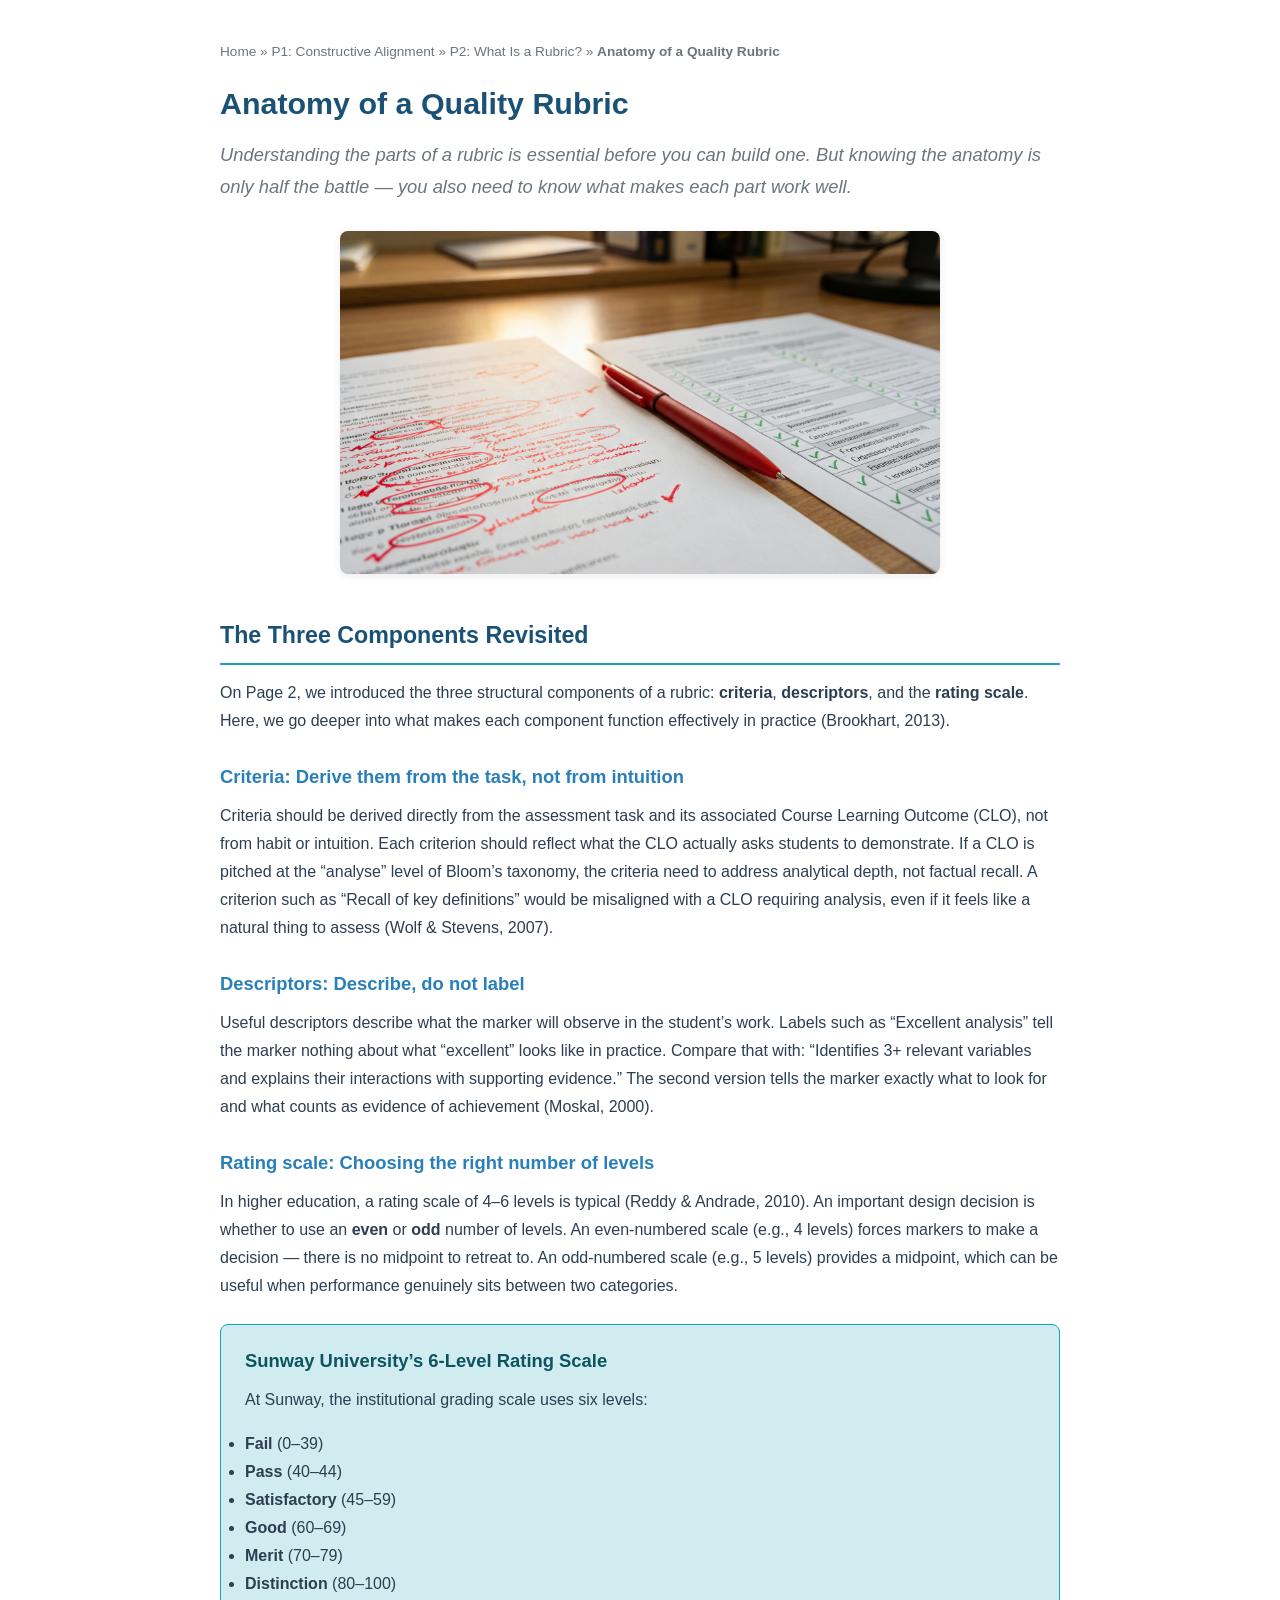
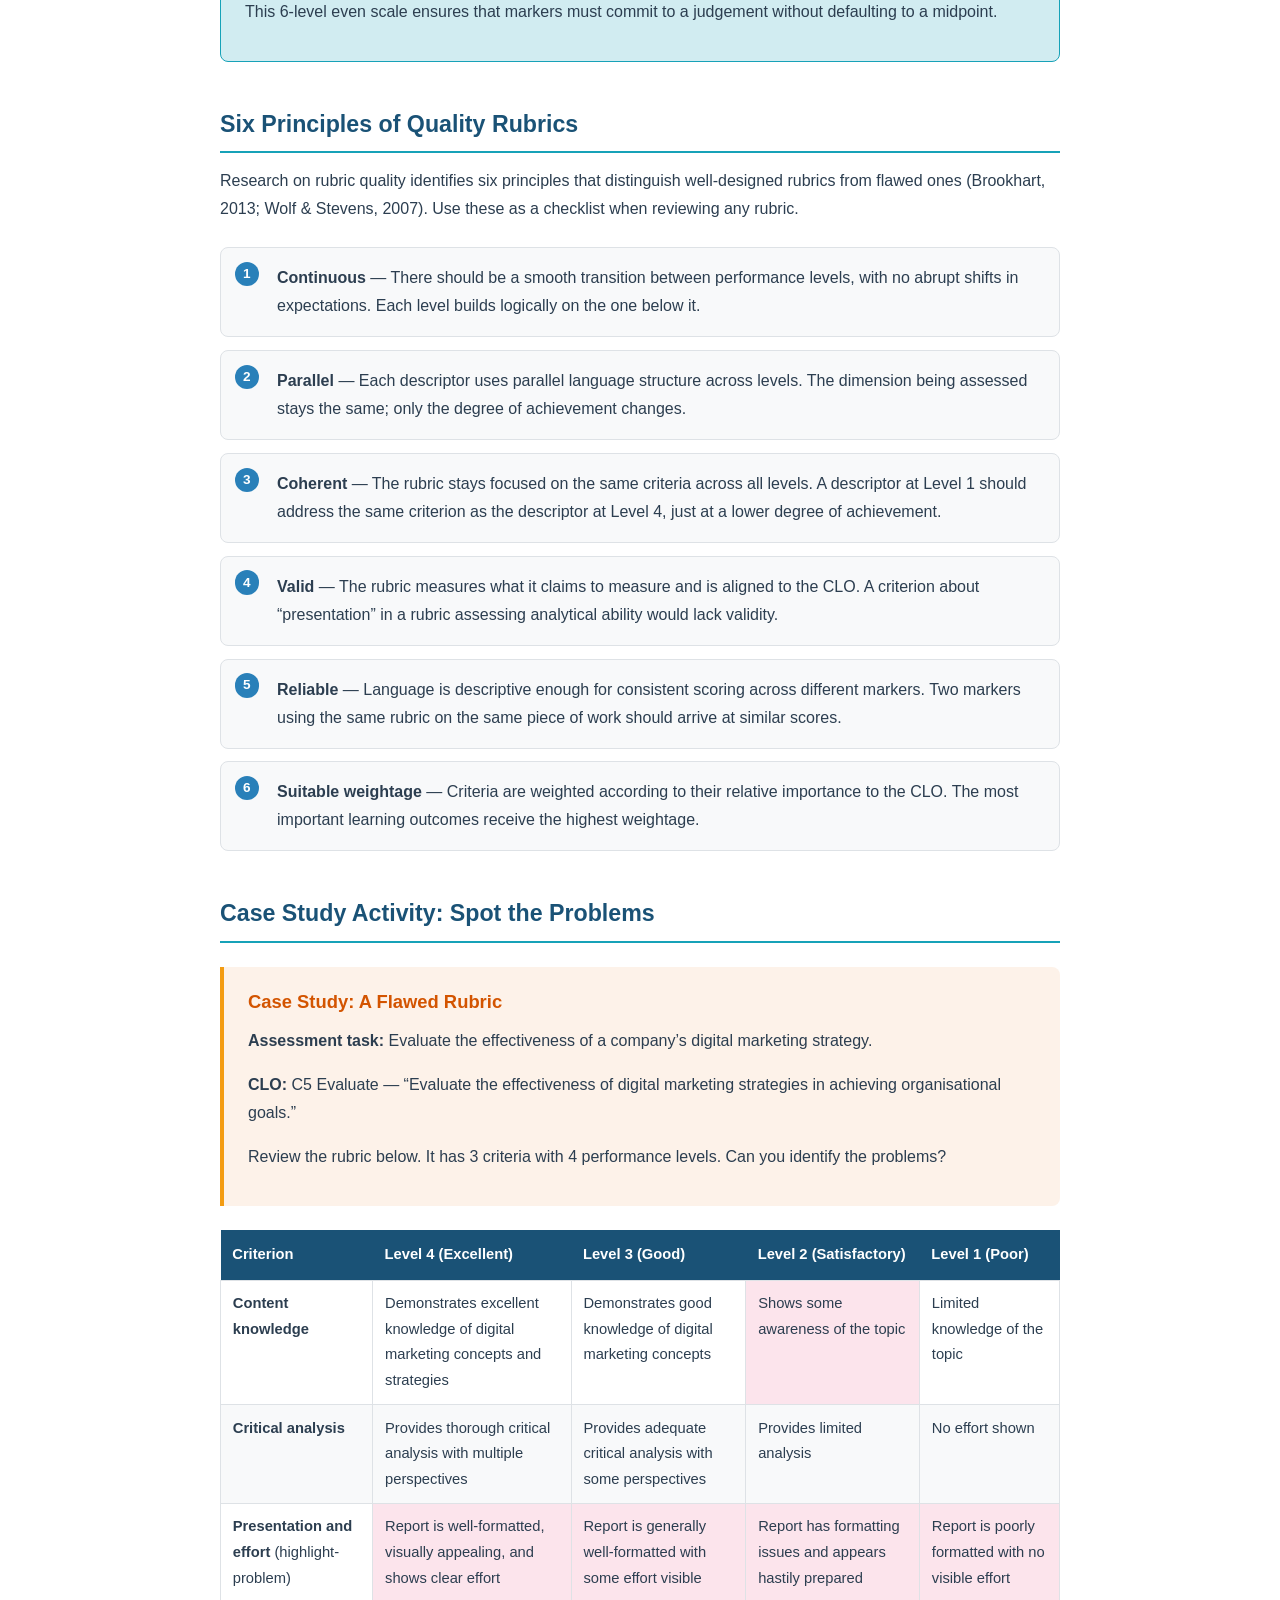
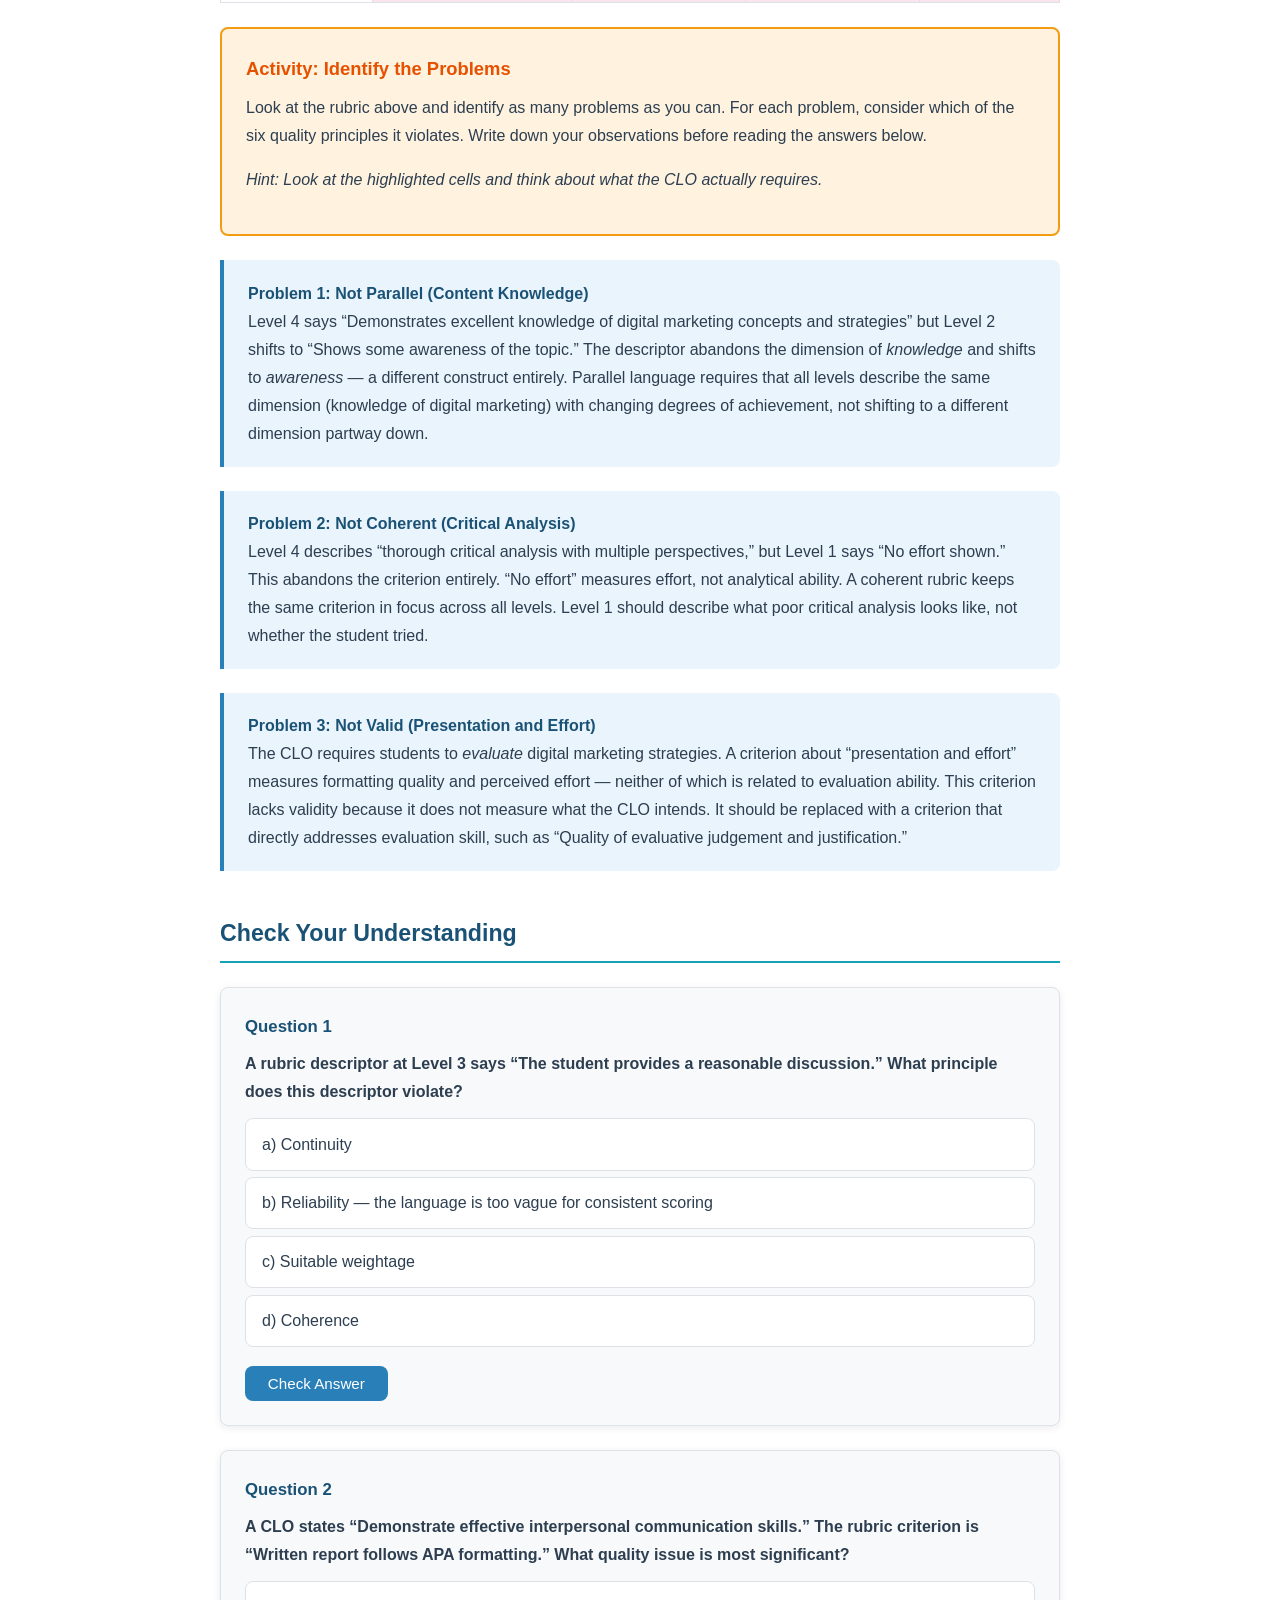
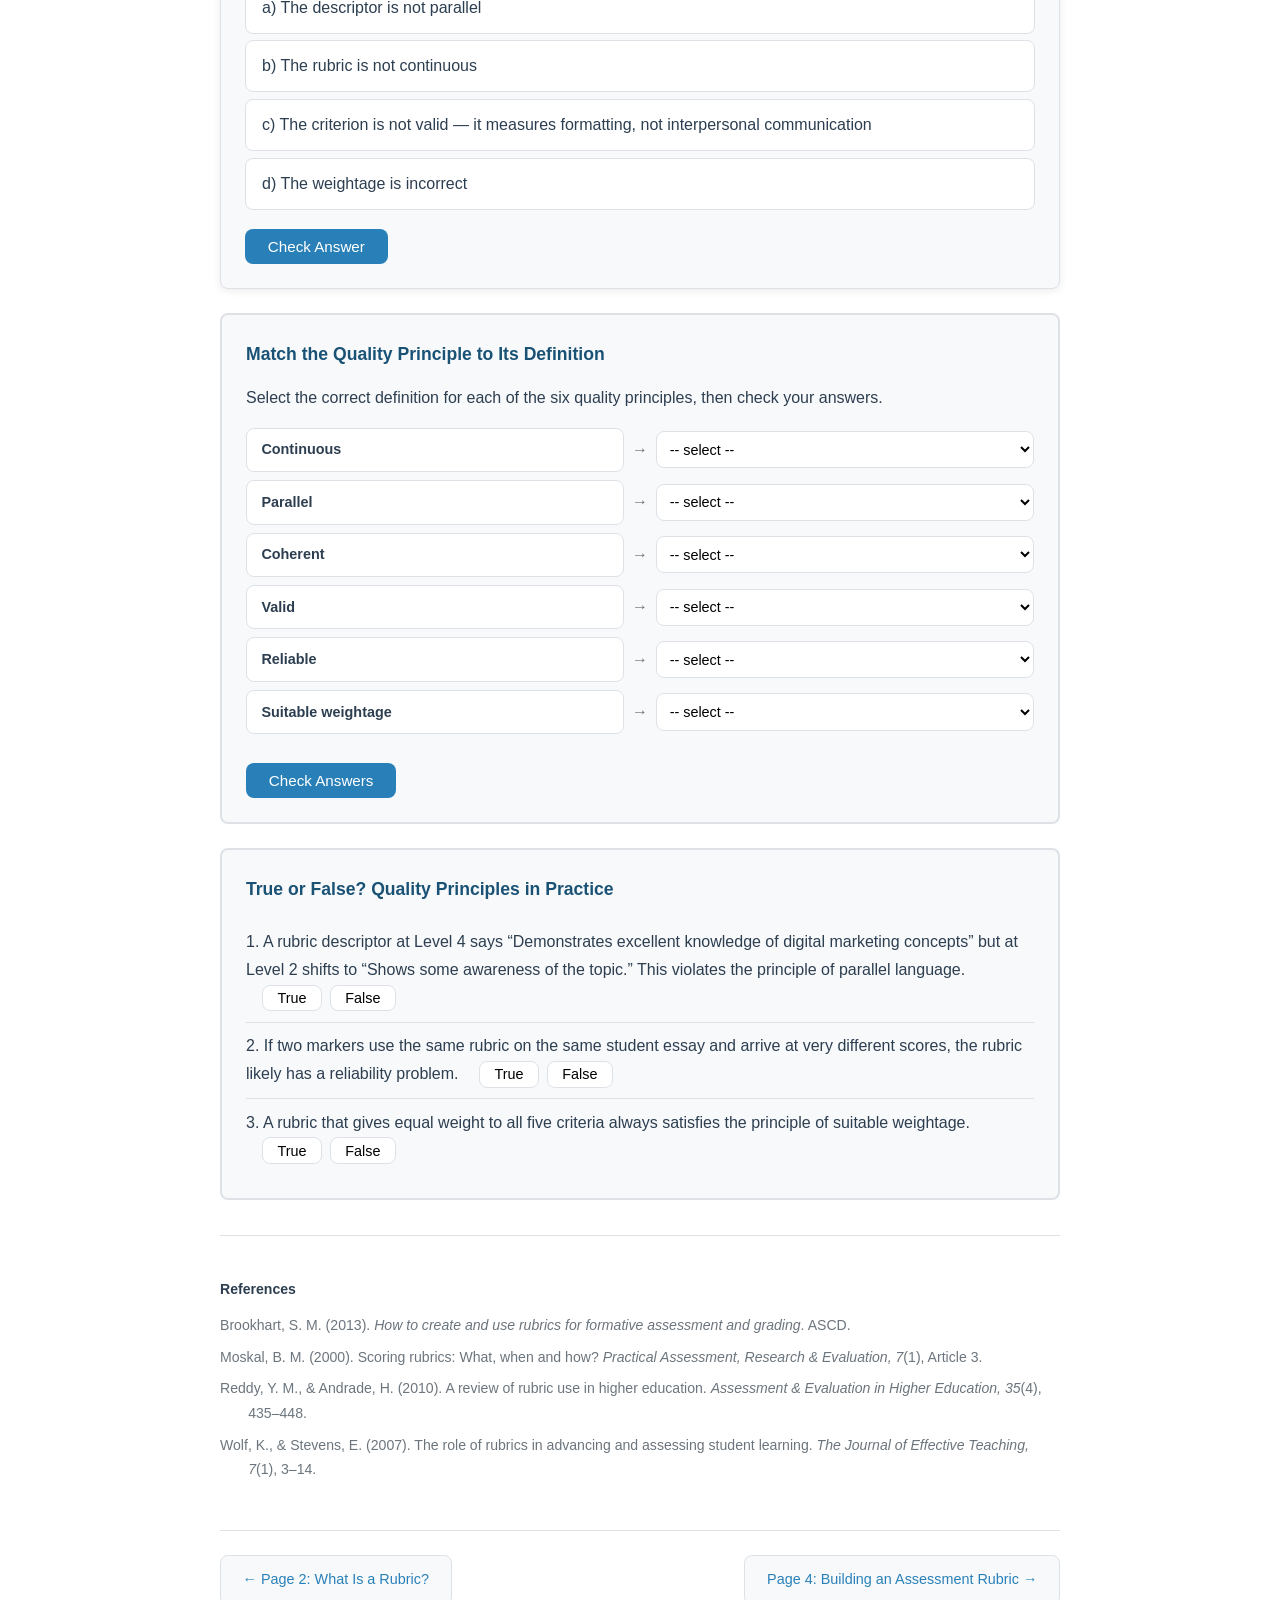
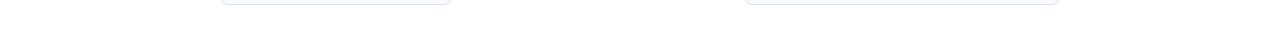
<file: 03-anatomy-quality.html>
<!DOCTYPE html>
<html lang="en">
<head>
  <meta charset="UTF-8">
  <meta name="viewport" content="width=device-width, initial-scale=1.0">
  <title>Anatomy of a Quality Rubric</title>
  <link rel="stylesheet" href="styles.css">
</head>
<body>

  <!-- Breadcrumb -->
  <nav class="breadcrumb">
    <a href="00-homepage.html">Home</a> &raquo;
    <a href="01-constructive-alignment.html">P1: Constructive Alignment</a> &raquo;
    <a href="02-what-is-rubric.html">P2: What Is a Rubric?</a> &raquo;
    <strong>Anatomy of a Quality Rubric</strong>
  </nav>

  <!-- Page Title -->
  <h1>Anatomy of a Quality Rubric</h1>

  <!-- Lead -->
  <p class="intro-lead">Understanding the parts of a rubric is essential before you can build one. But knowing the anatomy is only half the battle &mdash; you also need to know what makes each part work well.</p>

  <!-- Image -->
  <img src="images/case-study-rubric.png" alt="Case study rubric example showing criteria, descriptors, and rating levels" class="content-img">

  <!-- Section: The three components revisited -->
  <h2>The Three Components Revisited</h2>

  <p>On Page 2, we introduced the three structural components of a rubric: <strong>criteria</strong>, <strong>descriptors</strong>, and the <strong>rating scale</strong>. Here, we go deeper into what makes each component function effectively in practice (Brookhart, 2013).</p>

  <h3>Criteria: Derive them from the task, not from intuition</h3>
  <p>Criteria should be derived directly from the assessment task and its associated Course Learning Outcome (CLO), not from habit or intuition. Each criterion should reflect what the CLO actually asks students to demonstrate. If a CLO is pitched at the &ldquo;analyse&rdquo; level of Bloom&rsquo;s taxonomy, the criteria need to address analytical depth, not factual recall. A criterion such as &ldquo;Recall of key definitions&rdquo; would be misaligned with a CLO requiring analysis, even if it feels like a natural thing to assess (Wolf &amp; Stevens, 2007).</p>

  <h3>Descriptors: Describe, do not label</h3>
  <p>Useful descriptors describe what the marker will observe in the student&rsquo;s work. Labels such as &ldquo;Excellent analysis&rdquo; tell the marker nothing about what &ldquo;excellent&rdquo; looks like in practice. Compare that with: &ldquo;Identifies 3+ relevant variables and explains their interactions with supporting evidence.&rdquo; The second version tells the marker exactly what to look for and what counts as evidence of achievement (Moskal, 2000).</p>

  <h3>Rating scale: Choosing the right number of levels</h3>
  <p>In higher education, a rating scale of 4&ndash;6 levels is typical (Reddy &amp; Andrade, 2010). An important design decision is whether to use an <strong>even</strong> or <strong>odd</strong> number of levels. An even-numbered scale (e.g., 4 levels) forces markers to make a decision &mdash; there is no midpoint to retreat to. An odd-numbered scale (e.g., 5 levels) provides a midpoint, which can be useful when performance genuinely sits between two categories.</p>

  <div class="info-box">
    <h3>Sunway University&rsquo;s 6-Level Rating Scale</h3>
    <p>At Sunway, the institutional grading scale uses six levels:</p>
    <ul>
      <li><strong>Fail</strong> (0&ndash;39)</li>
      <li><strong>Pass</strong> (40&ndash;44)</li>
      <li><strong>Satisfactory</strong> (45&ndash;59)</li>
      <li><strong>Good</strong> (60&ndash;69)</li>
      <li><strong>Merit</strong> (70&ndash;79)</li>
      <li><strong>Distinction</strong> (80&ndash;100)</li>
    </ul>
    <p>This 6-level even scale ensures that markers must commit to a judgement without defaulting to a midpoint.</p>
  </div>

  <!-- Section: Six principles of quality rubrics -->
  <h2>Six Principles of Quality Rubrics</h2>
  <p>Research on rubric quality identifies six principles that distinguish well-designed rubrics from flawed ones (Brookhart, 2013; Wolf &amp; Stevens, 2007). Use these as a checklist when reviewing any rubric.</p>

  <ol class="step-list">
    <li><strong>Continuous</strong> &mdash; There should be a smooth transition between performance levels, with no abrupt shifts in expectations. Each level builds logically on the one below it.</li>
    <li><strong>Parallel</strong> &mdash; Each descriptor uses parallel language structure across levels. The dimension being assessed stays the same; only the degree of achievement changes.</li>
    <li><strong>Coherent</strong> &mdash; The rubric stays focused on the same criteria across all levels. A descriptor at Level 1 should address the same criterion as the descriptor at Level 4, just at a lower degree of achievement.</li>
    <li><strong>Valid</strong> &mdash; The rubric measures what it claims to measure and is aligned to the CLO. A criterion about &ldquo;presentation&rdquo; in a rubric assessing analytical ability would lack validity.</li>
    <li><strong>Reliable</strong> &mdash; Language is descriptive enough for consistent scoring across different markers. Two markers using the same rubric on the same piece of work should arrive at similar scores.</li>
    <li><strong>Suitable weightage</strong> &mdash; Criteria are weighted according to their relative importance to the CLO. The most important learning outcomes receive the highest weightage.</li>
  </ol>

  <!-- Case Study Activity -->
  <h2>Case Study Activity: Spot the Problems</h2>

  <div class="case-box">
    <h3>Case Study: A Flawed Rubric</h3>
    <p><strong>Assessment task:</strong> Evaluate the effectiveness of a company&rsquo;s digital marketing strategy.</p>
    <p><strong>CLO:</strong> C5 Evaluate &mdash; &ldquo;Evaluate the effectiveness of digital marketing strategies in achieving organisational goals.&rdquo;</p>
    <p>Review the rubric below. It has 3 criteria with 4 performance levels. Can you identify the problems?</p>
  </div>

  <table class="rubric-table">
    <thead>
      <tr>
        <th>Criterion</th>
        <th>Level 4 (Excellent)</th>
        <th>Level 3 (Good)</th>
        <th>Level 2 (Satisfactory)</th>
        <th>Level 1 (Poor)</th>
      </tr>
    </thead>
    <tbody>
      <tr>
        <td><strong>Content knowledge</strong></td>
        <td>Demonstrates excellent knowledge of digital marketing concepts and strategies</td>
        <td>Demonstrates good knowledge of digital marketing concepts</td>
        <td class="highlight-problem">Shows some awareness of the topic</td>
        <td>Limited knowledge of the topic</td>
      </tr>
      <tr>
        <td><strong>Critical analysis</strong></td>
        <td>Provides thorough critical analysis with multiple perspectives</td>
        <td>Provides adequate critical analysis with some perspectives</td>
        <td>Provides limited analysis</td>
        <td class="highlight-problem">No effort shown</td>
      </tr>
      <tr>
        <td><strong>Presentation and effort</strong> (highlight-problem)</td>
        <td class="highlight-problem">Report is well-formatted, visually appealing, and shows clear effort</td>
        <td class="highlight-problem">Report is generally well-formatted with some effort visible</td>
        <td class="highlight-problem">Report has formatting issues and appears hastily prepared</td>
        <td class="highlight-problem">Report is poorly formatted with no visible effort</td>
      </tr>
    </tbody>
  </table>

  <div class="activity-box">
    <h3>Activity: Identify the Problems</h3>
    <p>Look at the rubric above and identify as many problems as you can. For each problem, consider which of the six quality principles it violates. Write down your observations before reading the answers below.</p>
    <p><em>Hint: Look at the highlighted cells and think about what the CLO actually requires.</em></p>
  </div>

  <div class="key-point">
    <strong>Problem 1: Not Parallel (Content Knowledge)</strong><br>
    Level 4 says &ldquo;Demonstrates excellent knowledge of digital marketing concepts and strategies&rdquo; but Level 2 shifts to &ldquo;Shows some awareness of the topic.&rdquo; The descriptor abandons the dimension of <em>knowledge</em> and shifts to <em>awareness</em> &mdash; a different construct entirely. Parallel language requires that all levels describe the same dimension (knowledge of digital marketing) with changing degrees of achievement, not shifting to a different dimension partway down.
  </div>

  <div class="key-point">
    <strong>Problem 2: Not Coherent (Critical Analysis)</strong><br>
    Level 4 describes &ldquo;thorough critical analysis with multiple perspectives,&rdquo; but Level 1 says &ldquo;No effort shown.&rdquo; This abandons the criterion entirely. &ldquo;No effort&rdquo; measures effort, not analytical ability. A coherent rubric keeps the same criterion in focus across all levels. Level 1 should describe what poor critical analysis looks like, not whether the student tried.
  </div>

  <div class="key-point">
    <strong>Problem 3: Not Valid (Presentation and Effort)</strong><br>
    The CLO requires students to <em>evaluate</em> digital marketing strategies. A criterion about &ldquo;presentation and effort&rdquo; measures formatting quality and perceived effort &mdash; neither of which is related to evaluation ability. This criterion lacks validity because it does not measure what the CLO intends. It should be replaced with a criterion that directly addresses evaluation skill, such as &ldquo;Quality of evaluative judgement and justification.&rdquo;
  </div>

  <!-- MCQ Quiz Section -->
  <h2>Check Your Understanding</h2>

  <div class="mcq-box">
    <h3>Question 1</h3>
    <p class="mcq-question">A rubric descriptor at Level 3 says &ldquo;The student provides a reasonable discussion.&rdquo; What principle does this descriptor violate?</p>
    <ul class="mcq-options" data-correct="1">
      <li onclick="selectOption(this)">a) Continuity</li>
      <li onclick="selectOption(this)">b) Reliability &mdash; the language is too vague for consistent scoring</li>
      <li onclick="selectOption(this)">c) Suitable weightage</li>
      <li onclick="selectOption(this)">d) Coherence</li>
    </ul>
    <button class="mcq-check-btn" onclick="checkAnswer(this)">Check Answer</button>
    <div class="mcq-feedback">&ldquo;Reasonable discussion&rdquo; is evaluative, not descriptive. Different markers will interpret &ldquo;reasonable&rdquo; differently, making scoring unreliable. A descriptor should specify what makes a discussion reasonable &mdash; for example, by indicating the number of points addressed or the type of evidence used.</div>
  </div>

  <div class="mcq-box">
    <h3>Question 2</h3>
    <p class="mcq-question">A CLO states &ldquo;Demonstrate effective interpersonal communication skills.&rdquo; The rubric criterion is &ldquo;Written report follows APA formatting.&rdquo; What quality issue is most significant?</p>
    <ul class="mcq-options" data-correct="2">
      <li onclick="selectOption(this)">a) The descriptor is not parallel</li>
      <li onclick="selectOption(this)">b) The rubric is not continuous</li>
      <li onclick="selectOption(this)">c) The criterion is not valid &mdash; it measures formatting, not interpersonal communication</li>
      <li onclick="selectOption(this)">d) The weightage is incorrect</li>
    </ul>
    <button class="mcq-check-btn" onclick="checkAnswer(this)">Check Answer</button>
    <div class="mcq-feedback">Validity means the rubric measures what the CLO intends. APA formatting has nothing to do with interpersonal communication skills. The criterion does not align with the learning outcome, so even a perfect score on this criterion would tell us nothing about the student&rsquo;s communication ability.</div>
  </div>

  <!-- Matching Exercise -->
  <div class="match-box">
    <h3>Match the Quality Principle to Its Definition</h3>
    <p>Select the correct definition for each of the six quality principles, then check your answers.</p>
    <div class="match-grid" id="match-grid-3">
      <div class="match-term">Continuous</div>
      <div class="match-arrow">&rarr;</div>
      <select class="match-select" data-answer="e">
        <option value="">-- select --</option>
        <option value="a">Each descriptor uses the same language structure across levels; only the degree changes</option>
        <option value="b">The rubric measures what it claims to measure and is aligned to the CLO</option>
        <option value="c">Criteria are weighted according to their relative importance to the CLO</option>
        <option value="d">Language is descriptive enough for consistent scoring across different markers</option>
        <option value="e">There is a smooth transition between performance levels with no abrupt shifts in expectations</option>
        <option value="f">The rubric stays focused on the same criteria across all performance levels</option>
      </select>

      <div class="match-term">Parallel</div>
      <div class="match-arrow">&rarr;</div>
      <select class="match-select" data-answer="a">
        <option value="">-- select --</option>
        <option value="a">Each descriptor uses the same language structure across levels; only the degree changes</option>
        <option value="b">The rubric measures what it claims to measure and is aligned to the CLO</option>
        <option value="c">Criteria are weighted according to their relative importance to the CLO</option>
        <option value="d">Language is descriptive enough for consistent scoring across different markers</option>
        <option value="e">There is a smooth transition between performance levels with no abrupt shifts in expectations</option>
        <option value="f">The rubric stays focused on the same criteria across all performance levels</option>
      </select>

      <div class="match-term">Coherent</div>
      <div class="match-arrow">&rarr;</div>
      <select class="match-select" data-answer="f">
        <option value="">-- select --</option>
        <option value="a">Each descriptor uses the same language structure across levels; only the degree changes</option>
        <option value="b">The rubric measures what it claims to measure and is aligned to the CLO</option>
        <option value="c">Criteria are weighted according to their relative importance to the CLO</option>
        <option value="d">Language is descriptive enough for consistent scoring across different markers</option>
        <option value="e">There is a smooth transition between performance levels with no abrupt shifts in expectations</option>
        <option value="f">The rubric stays focused on the same criteria across all performance levels</option>
      </select>

      <div class="match-term">Valid</div>
      <div class="match-arrow">&rarr;</div>
      <select class="match-select" data-answer="b">
        <option value="">-- select --</option>
        <option value="a">Each descriptor uses the same language structure across levels; only the degree changes</option>
        <option value="b">The rubric measures what it claims to measure and is aligned to the CLO</option>
        <option value="c">Criteria are weighted according to their relative importance to the CLO</option>
        <option value="d">Language is descriptive enough for consistent scoring across different markers</option>
        <option value="e">There is a smooth transition between performance levels with no abrupt shifts in expectations</option>
        <option value="f">The rubric stays focused on the same criteria across all performance levels</option>
      </select>

      <div class="match-term">Reliable</div>
      <div class="match-arrow">&rarr;</div>
      <select class="match-select" data-answer="d">
        <option value="">-- select --</option>
        <option value="a">Each descriptor uses the same language structure across levels; only the degree changes</option>
        <option value="b">The rubric measures what it claims to measure and is aligned to the CLO</option>
        <option value="c">Criteria are weighted according to their relative importance to the CLO</option>
        <option value="d">Language is descriptive enough for consistent scoring across different markers</option>
        <option value="e">There is a smooth transition between performance levels with no abrupt shifts in expectations</option>
        <option value="f">The rubric stays focused on the same criteria across all performance levels</option>
      </select>

      <div class="match-term">Suitable weightage</div>
      <div class="match-arrow">&rarr;</div>
      <select class="match-select" data-answer="c">
        <option value="">-- select --</option>
        <option value="a">Each descriptor uses the same language structure across levels; only the degree changes</option>
        <option value="b">The rubric measures what it claims to measure and is aligned to the CLO</option>
        <option value="c">Criteria are weighted according to their relative importance to the CLO</option>
        <option value="d">Language is descriptive enough for consistent scoring across different markers</option>
        <option value="e">There is a smooth transition between performance levels with no abrupt shifts in expectations</option>
        <option value="f">The rubric stays focused on the same criteria across all performance levels</option>
      </select>
    </div>
    <button class="mcq-check-btn" onclick="checkMatch('match-grid-3', this)">Check Answers</button>
    <div class="match-result" id="match-result-3"></div>
  </div>

  <!-- True/False Quiz -->
  <div class="tf-box">
    <h3>True or False? Quality Principles in Practice</h3>

    <div class="tf-statement">
      <span>1. A rubric descriptor at Level 4 says &ldquo;Demonstrates excellent knowledge of digital marketing concepts&rdquo; but at Level 2 shifts to &ldquo;Shows some awareness of the topic.&rdquo; This violates the principle of parallel language.</span>
      <span class="tf-btns">
        <button onclick="checkTF(this, true)">True</button>
        <button onclick="checkTF(this, true)">False</button>
      </span>
      <div class="tf-feedback" data-correct="true">Correct. Parallel language requires that all levels describe the same dimension (knowledge of digital marketing) with changing degrees of achievement. Shifting from &ldquo;knowledge of digital marketing concepts&rdquo; to &ldquo;awareness of the topic&rdquo; abandons the original dimension and introduces a different construct entirely. The descriptor should stay focused on the same dimension at every level.</div>
    </div>

    <div class="tf-statement">
      <span>2. If two markers use the same rubric on the same student essay and arrive at very different scores, the rubric likely has a reliability problem.</span>
      <span class="tf-btns">
        <button onclick="checkTF(this, true)">True</button>
        <button onclick="checkTF(this, true)">False</button>
      </span>
      <div class="tf-feedback" data-correct="true">Correct. Reliability means the rubric produces consistent scores across different markers. If two competent markers arrive at very different scores using the same rubric on the same work, the descriptors are likely too vague or subjective for consistent interpretation. More descriptive, observable language would improve inter-rater reliability.</div>
    </div>

    <div class="tf-statement">
      <span>3. A rubric that gives equal weight to all five criteria always satisfies the principle of suitable weightage.</span>
      <span class="tf-btns">
        <button onclick="checkTF(this, false)">True</button>
        <button onclick="checkTF(this, false)">False</button>
      </span>
      <div class="tf-feedback" data-correct="false">Equal weighting only satisfies the principle if all criteria are genuinely equally important to the CLO. In most cases, some criteria are more central to the learning outcome than others. Suitable weightage means criteria are weighted according to their relative importance &mdash; the most important learning outcomes should receive the highest weightage, not an automatic equal share.</div>
    </div>
  </div>

  <!-- References -->
  <div class="references">
    <h3>References</h3>
    <p>Brookhart, S. M. (2013). <em>How to create and use rubrics for formative assessment and grading</em>. ASCD.</p>
    <p>Moskal, B. M. (2000). Scoring rubrics: What, when and how? <em>Practical Assessment, Research &amp; Evaluation, 7</em>(1), Article 3.</p>
    <p>Reddy, Y. M., &amp; Andrade, H. (2010). A review of rubric use in higher education. <em>Assessment &amp; Evaluation in Higher Education, 35</em>(4), 435&ndash;448.</p>
    <p>Wolf, K., &amp; Stevens, E. (2007). The role of rubrics in advancing and assessing student learning. <em>The Journal of Effective Teaching, 7</em>(1), 3&ndash;14.</p>
  </div>

  <!-- Page Navigation -->
  <nav class="page-nav">
    <a href="02-what-is-rubric.html">&larr; Page 2: What Is a Rubric?</a>
    <a href="04-building-assessment-rubric.html">Page 4: Building an Assessment Rubric &rarr;</a>
  </nav>

  <!-- Quiz JavaScript -->
  <script>
  function selectOption(li) {
    li.parentElement.querySelectorAll('li').forEach(item => item.classList.remove('selected'));
    li.classList.add('selected');
  }
  function checkAnswer(btn) {
    const box = btn.closest('.mcq-box');
    const options = box.querySelector('.mcq-options');
    const correct = parseInt(options.dataset.correct);
    const selected = options.querySelector('.selected');
    const feedback = box.querySelector('.mcq-feedback');
    if (!selected) { feedback.textContent = 'Please select an answer first.'; feedback.className = 'mcq-feedback show incorrect-fb'; return; }
    const idx = Array.from(options.children).indexOf(selected);
    options.querySelectorAll('li').forEach(item => { item.classList.remove('correct','incorrect'); item.style.pointerEvents = 'none'; });
    options.children[correct].classList.add('correct');
    if (idx === correct) {
      feedback.className = 'mcq-feedback show correct-fb';
    } else {
      selected.classList.add('incorrect');
      feedback.className = 'mcq-feedback show incorrect-fb';
    }
    feedback.style.display = 'block';
    btn.disabled = true;
    btn.textContent = 'Answered';
  }

  /* True/False quiz logic */
  function checkTF(btn, isTrueAnswer) {
    const statement = btn.closest('.tf-statement');
    const feedback = statement.querySelector('.tf-feedback');
    const correctAnswer = feedback.dataset.correct === 'true';
    const btns = statement.querySelectorAll('.tf-btns button');
    btns.forEach(function(b) {
      b.disabled = true;
      b.style.pointerEvents = 'none';
    });
    const clickedCorrect = (isTrueAnswer === correctAnswer);
    if (clickedCorrect) {
      btn.classList.add('correct-btn');
      feedback.className = 'tf-feedback show correct-fb';
    } else {
      btn.classList.add('incorrect-btn');
      btns.forEach(function(b) {
        if (b !== btn) b.classList.add('correct-btn');
      });
      feedback.className = 'tf-feedback show incorrect-fb';
    }
  }

  /* Matching quiz logic */
  function checkMatch(gridId, btn) {
    const grid = document.getElementById(gridId);
    const selects = grid.querySelectorAll('.match-select');
    const resultDiv = document.getElementById(gridId.replace('grid', 'result'));
    let correct = 0;
    let total = selects.length;
    let unanswered = false;
    selects.forEach(function(sel) {
      const answer = sel.dataset.answer;
      if (!sel.value) {
        unanswered = true;
        return;
      }
      if (sel.value === answer) {
        correct++;
        sel.style.borderColor = 'var(--success)';
        sel.style.backgroundColor = '#d4edda';
      } else {
        sel.style.borderColor = 'var(--danger)';
        sel.style.backgroundColor = '#f8d7da';
      }
      sel.disabled = true;
    });
    if (unanswered) {
      resultDiv.textContent = 'Please answer all items before checking.';
      resultDiv.style.display = 'block';
      resultDiv.className = 'match-result show';
      resultDiv.style.background = '#f8d7da';
      resultDiv.style.color = '#721c24';
      selects.forEach(function(sel) { sel.disabled = false; sel.style.borderColor = ''; sel.style.backgroundColor = ''; });
      return;
    }
    resultDiv.style.display = 'block';
    resultDiv.className = 'match-result show';
    if (correct === total) {
      resultDiv.textContent = 'All ' + total + ' matches correct! Well done.';
      resultDiv.style.background = '#d4edda';
      resultDiv.style.color = '#155724';
    } else {
      resultDiv.textContent = correct + ' out of ' + total + ' correct. Review the highlighted items and try again.';
      resultDiv.style.background = '#f8d7da';
      resultDiv.style.color = '#721c24';
    }
    btn.disabled = true;
    btn.textContent = 'Answered';
  }
  </script>

</body>
</html>
</file>
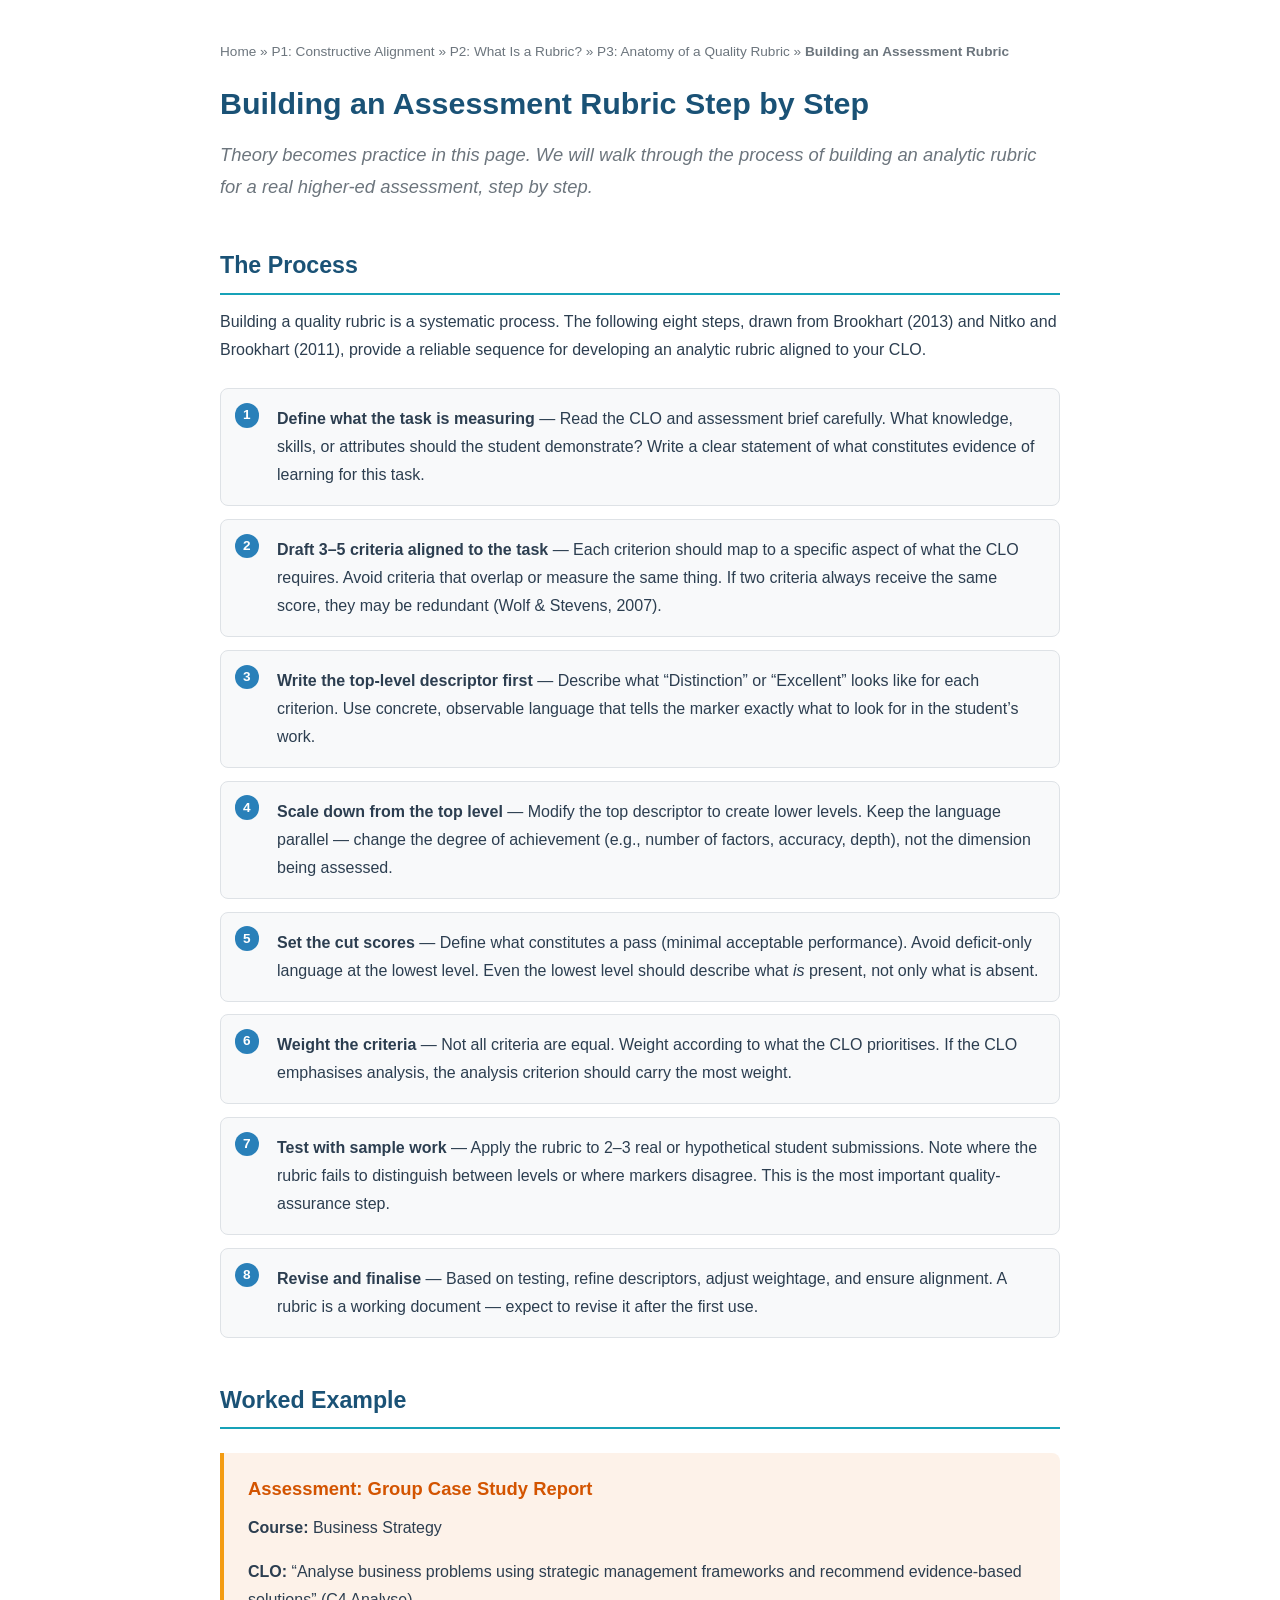
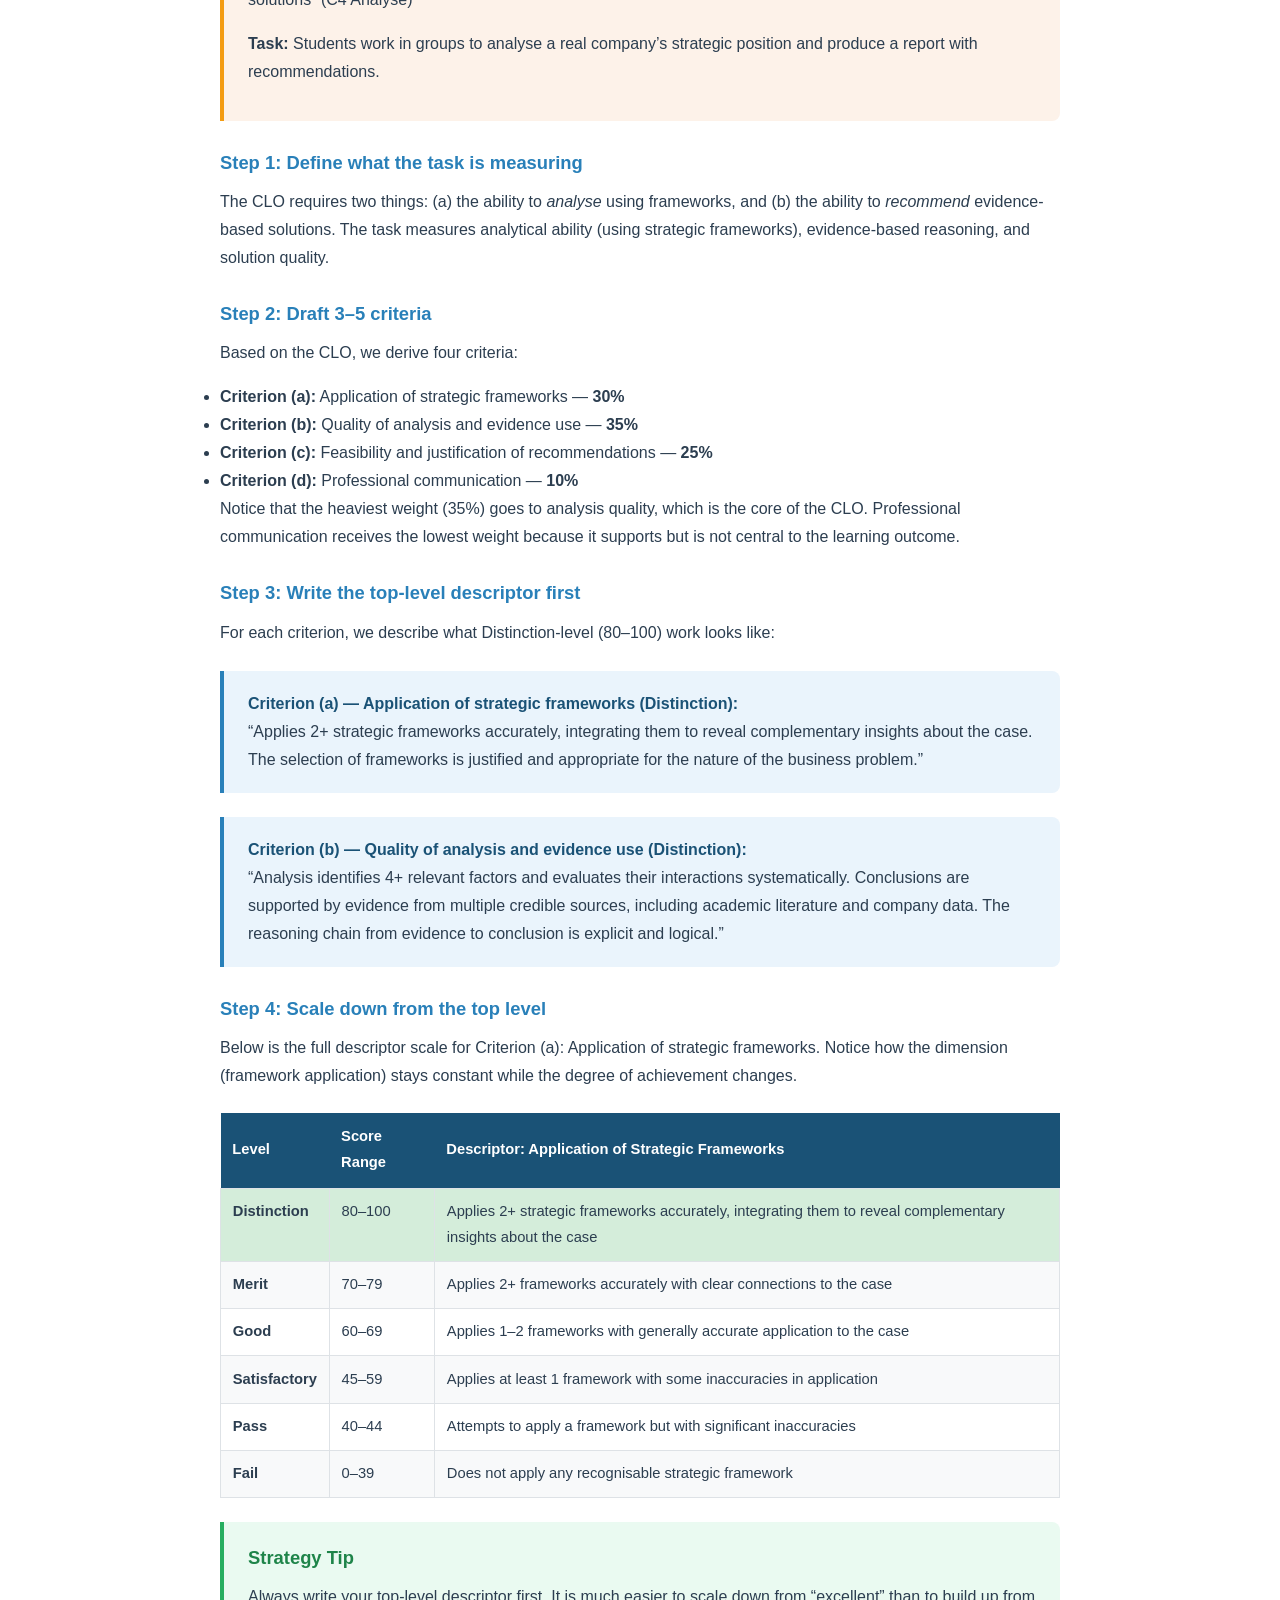
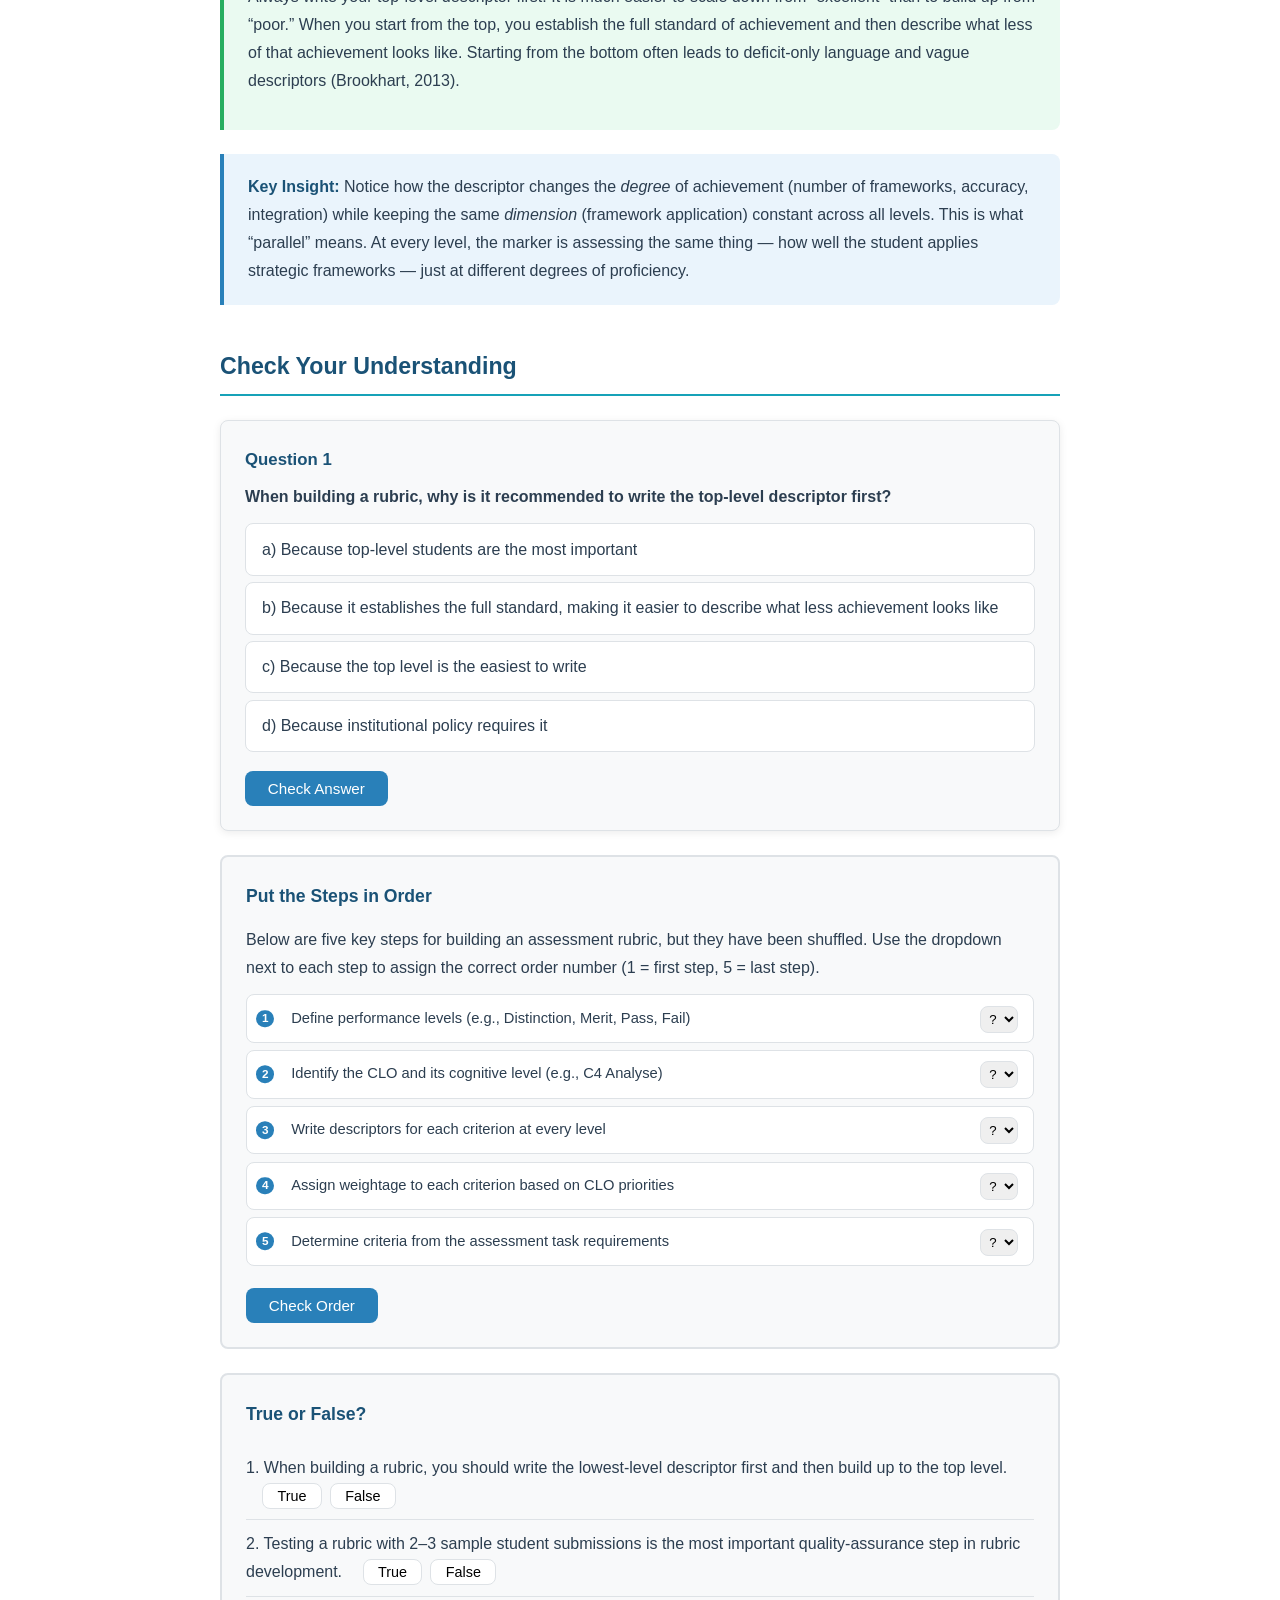
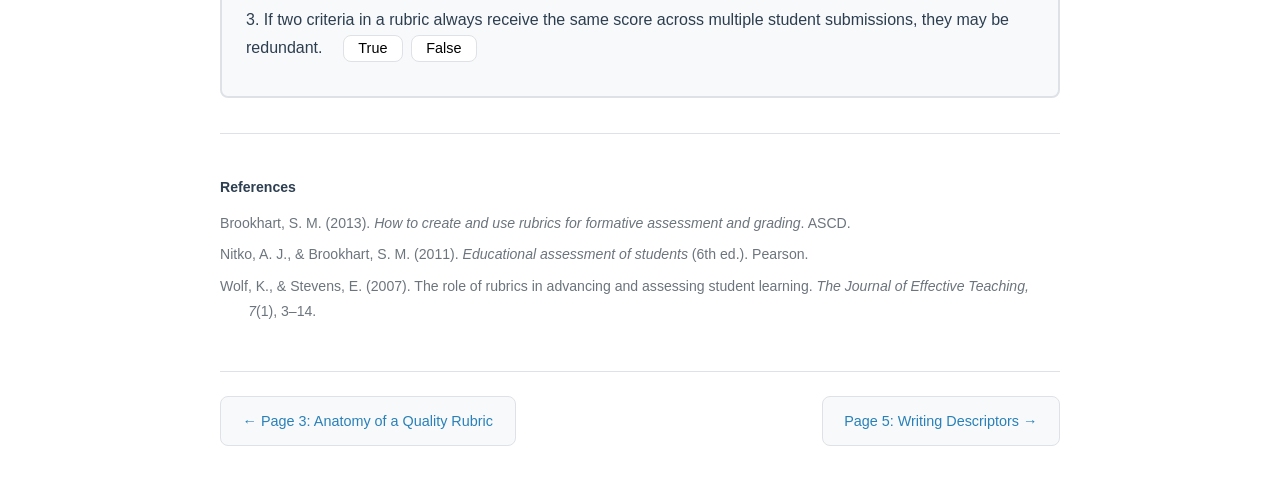
<file: 04-building-assessment-rubric.html>
<!DOCTYPE html>
<html lang="en">
<head>
  <meta charset="UTF-8">
  <meta name="viewport" content="width=device-width, initial-scale=1.0">
  <title>Building an Assessment Rubric Step by Step</title>
  <link rel="stylesheet" href="styles.css">
</head>
<body>

  <!-- Breadcrumb -->
  <nav class="breadcrumb">
    <a href="00-homepage.html">Home</a> &raquo;
    <a href="01-constructive-alignment.html">P1: Constructive Alignment</a> &raquo;
    <a href="02-what-is-rubric.html">P2: What Is a Rubric?</a> &raquo;
    <a href="03-anatomy-quality.html">P3: Anatomy of a Quality Rubric</a> &raquo;
    <strong>Building an Assessment Rubric</strong>
  </nav>

  <!-- Page Title -->
  <h1>Building an Assessment Rubric Step by Step</h1>

  <!-- Lead -->
  <p class="intro-lead">Theory becomes practice in this page. We will walk through the process of building an analytic rubric for a real higher-ed assessment, step by step.</p>

  <!-- Section: The Process -->
  <h2>The Process</h2>
  <p>Building a quality rubric is a systematic process. The following eight steps, drawn from Brookhart (2013) and Nitko and Brookhart (2011), provide a reliable sequence for developing an analytic rubric aligned to your CLO.</p>

  <ol class="step-list">
    <li><strong>Define what the task is measuring</strong> &mdash; Read the CLO and assessment brief carefully. What knowledge, skills, or attributes should the student demonstrate? Write a clear statement of what constitutes evidence of learning for this task.</li>
    <li><strong>Draft 3&ndash;5 criteria aligned to the task</strong> &mdash; Each criterion should map to a specific aspect of what the CLO requires. Avoid criteria that overlap or measure the same thing. If two criteria always receive the same score, they may be redundant (Wolf &amp; Stevens, 2007).</li>
    <li><strong>Write the top-level descriptor first</strong> &mdash; Describe what &ldquo;Distinction&rdquo; or &ldquo;Excellent&rdquo; looks like for each criterion. Use concrete, observable language that tells the marker exactly what to look for in the student&rsquo;s work.</li>
    <li><strong>Scale down from the top level</strong> &mdash; Modify the top descriptor to create lower levels. Keep the language parallel &mdash; change the degree of achievement (e.g., number of factors, accuracy, depth), not the dimension being assessed.</li>
    <li><strong>Set the cut scores</strong> &mdash; Define what constitutes a pass (minimal acceptable performance). Avoid deficit-only language at the lowest level. Even the lowest level should describe what <em>is</em> present, not only what is absent.</li>
    <li><strong>Weight the criteria</strong> &mdash; Not all criteria are equal. Weight according to what the CLO prioritises. If the CLO emphasises analysis, the analysis criterion should carry the most weight.</li>
    <li><strong>Test with sample work</strong> &mdash; Apply the rubric to 2&ndash;3 real or hypothetical student submissions. Note where the rubric fails to distinguish between levels or where markers disagree. This is the most important quality-assurance step.</li>
    <li><strong>Revise and finalise</strong> &mdash; Based on testing, refine descriptors, adjust weightage, and ensure alignment. A rubric is a working document &mdash; expect to revise it after the first use.</li>
  </ol>

  <!-- Worked Example -->
  <h2>Worked Example</h2>

  <div class="case-box">
    <h3>Assessment: Group Case Study Report</h3>
    <p><strong>Course:</strong> Business Strategy</p>
    <p><strong>CLO:</strong> &ldquo;Analyse business problems using strategic management frameworks and recommend evidence-based solutions&rdquo; (C4 Analyse)</p>
    <p><strong>Task:</strong> Students work in groups to analyse a real company&rsquo;s strategic position and produce a report with recommendations.</p>
  </div>

  <h3>Step 1: Define what the task is measuring</h3>
  <p>The CLO requires two things: (a) the ability to <em>analyse</em> using frameworks, and (b) the ability to <em>recommend</em> evidence-based solutions. The task measures analytical ability (using strategic frameworks), evidence-based reasoning, and solution quality.</p>

  <h3>Step 2: Draft 3&ndash;5 criteria</h3>
  <p>Based on the CLO, we derive four criteria:</p>
  <ul>
    <li><strong>Criterion (a):</strong> Application of strategic frameworks &mdash; <strong>30%</strong></li>
    <li><strong>Criterion (b):</strong> Quality of analysis and evidence use &mdash; <strong>35%</strong></li>
    <li><strong>Criterion (c):</strong> Feasibility and justification of recommendations &mdash; <strong>25%</strong></li>
    <li><strong>Criterion (d):</strong> Professional communication &mdash; <strong>10%</strong></li>
  </ul>
  <p>Notice that the heaviest weight (35%) goes to analysis quality, which is the core of the CLO. Professional communication receives the lowest weight because it supports but is not central to the learning outcome.</p>

  <h3>Step 3: Write the top-level descriptor first</h3>
  <p>For each criterion, we describe what Distinction-level (80&ndash;100) work looks like:</p>

  <div class="key-point">
    <strong>Criterion (a) &mdash; Application of strategic frameworks (Distinction):</strong><br>
    &ldquo;Applies 2+ strategic frameworks accurately, integrating them to reveal complementary insights about the case. The selection of frameworks is justified and appropriate for the nature of the business problem.&rdquo;
  </div>

  <div class="key-point">
    <strong>Criterion (b) &mdash; Quality of analysis and evidence use (Distinction):</strong><br>
    &ldquo;Analysis identifies 4+ relevant factors and evaluates their interactions systematically. Conclusions are supported by evidence from multiple credible sources, including academic literature and company data. The reasoning chain from evidence to conclusion is explicit and logical.&rdquo;
  </div>

  <h3>Step 4: Scale down from the top level</h3>
  <p>Below is the full descriptor scale for Criterion (a): Application of strategic frameworks. Notice how the dimension (framework application) stays constant while the degree of achievement changes.</p>

  <table class="rubric-table">
    <thead>
      <tr>
        <th>Level</th>
        <th>Score Range</th>
        <th>Descriptor: Application of Strategic Frameworks</th>
      </tr>
    </thead>
    <tbody>
      <tr class="highlight-good">
        <td><strong>Distinction</strong></td>
        <td>80&ndash;100</td>
        <td>Applies 2+ strategic frameworks accurately, integrating them to reveal complementary insights about the case</td>
      </tr>
      <tr>
        <td><strong>Merit</strong></td>
        <td>70&ndash;79</td>
        <td>Applies 2+ frameworks accurately with clear connections to the case</td>
      </tr>
      <tr>
        <td><strong>Good</strong></td>
        <td>60&ndash;69</td>
        <td>Applies 1&ndash;2 frameworks with generally accurate application to the case</td>
      </tr>
      <tr>
        <td><strong>Satisfactory</strong></td>
        <td>45&ndash;59</td>
        <td>Applies at least 1 framework with some inaccuracies in application</td>
      </tr>
      <tr>
        <td><strong>Pass</strong></td>
        <td>40&ndash;44</td>
        <td>Attempts to apply a framework but with significant inaccuracies</td>
      </tr>
      <tr class="highlight-problem">
        <td><strong>Fail</strong></td>
        <td>0&ndash;39</td>
        <td>Does not apply any recognisable strategic framework</td>
      </tr>
    </tbody>
  </table>

  <div class="strategy-box">
    <h3>Strategy Tip</h3>
    <p>Always write your top-level descriptor first. It is much easier to scale down from &ldquo;excellent&rdquo; than to build up from &ldquo;poor.&rdquo; When you start from the top, you establish the full standard of achievement and then describe what less of that achievement looks like. Starting from the bottom often leads to deficit-only language and vague descriptors (Brookhart, 2013).</p>
  </div>

  <div class="key-point">
    <strong>Key Insight:</strong> Notice how the descriptor changes the <em>degree</em> of achievement (number of frameworks, accuracy, integration) while keeping the same <em>dimension</em> (framework application) constant across all levels. This is what &ldquo;parallel&rdquo; means. At every level, the marker is assessing the same thing &mdash; how well the student applies strategic frameworks &mdash; just at different degrees of proficiency.
  </div>

  <!-- MCQ Quiz Section -->
  <h2>Check Your Understanding</h2>

  <div class="mcq-box">
    <h3>Question 1</h3>
    <p class="mcq-question">When building a rubric, why is it recommended to write the top-level descriptor first?</p>
    <ul class="mcq-options" data-correct="1">
      <li onclick="selectOption(this)">a) Because top-level students are the most important</li>
      <li onclick="selectOption(this)">b) Because it establishes the full standard, making it easier to describe what less achievement looks like</li>
      <li onclick="selectOption(this)">c) Because the top level is the easiest to write</li>
      <li onclick="selectOption(this)">d) Because institutional policy requires it</li>
    </ul>
    <button class="mcq-check-btn" onclick="checkAnswer(this)">Check Answer</button>
    <div class="mcq-feedback">Starting from the top establishes what full achievement looks like. You then modify the descriptor to describe progressively less achievement, maintaining parallel structure. This approach ensures that every level describes the same dimension at a different degree, rather than shifting what is being measured.</div>
  </div>

  <!-- Ordering Exercise -->
  <div class="order-box" id="order-quiz-04">
    <h3>Put the Steps in Order</h3>
    <p style="margin-bottom: 0.8em;">Below are five key steps for building an assessment rubric, but they have been shuffled. Use the dropdown next to each step to assign the correct order number (1&nbsp;=&nbsp;first step, 5&nbsp;=&nbsp;last step).</p>
    <ul class="order-list">
      <li class="order-item" data-correct="4">
        Define performance levels (e.g., Distinction, Merit, Pass, Fail)
        <select class="order-select" style="float:right; padding:0.3em; border:1px solid var(--border); border-radius:var(--radius); font-size:0.9em;">
          <option value="">?</option>
          <option value="1">1</option>
          <option value="2">2</option>
          <option value="3">3</option>
          <option value="4">4</option>
          <option value="5">5</option>
        </select>
      </li>
      <li class="order-item" data-correct="1">
        Identify the CLO and its cognitive level (e.g., C4 Analyse)
        <select class="order-select" style="float:right; padding:0.3em; border:1px solid var(--border); border-radius:var(--radius); font-size:0.9em;">
          <option value="">?</option>
          <option value="1">1</option>
          <option value="2">2</option>
          <option value="3">3</option>
          <option value="4">4</option>
          <option value="5">5</option>
        </select>
      </li>
      <li class="order-item" data-correct="5">
        Write descriptors for each criterion at every level
        <select class="order-select" style="float:right; padding:0.3em; border:1px solid var(--border); border-radius:var(--radius); font-size:0.9em;">
          <option value="">?</option>
          <option value="1">1</option>
          <option value="2">2</option>
          <option value="3">3</option>
          <option value="4">4</option>
          <option value="5">5</option>
        </select>
      </li>
      <li class="order-item" data-correct="3">
        Assign weightage to each criterion based on CLO priorities
        <select class="order-select" style="float:right; padding:0.3em; border:1px solid var(--border); border-radius:var(--radius); font-size:0.9em;">
          <option value="">?</option>
          <option value="1">1</option>
          <option value="2">2</option>
          <option value="3">3</option>
          <option value="4">4</option>
          <option value="5">5</option>
        </select>
      </li>
      <li class="order-item" data-correct="2">
        Determine criteria from the assessment task requirements
        <select class="order-select" style="float:right; padding:0.3em; border:1px solid var(--border); border-radius:var(--radius); font-size:0.9em;">
          <option value="">?</option>
          <option value="1">1</option>
          <option value="2">2</option>
          <option value="3">3</option>
          <option value="4">4</option>
          <option value="5">5</option>
        </select>
      </li>
    </ul>
    <button class="mcq-check-btn" onclick="checkOrder('order-quiz-04')" style="margin-top: 1em;">Check Order</button>
    <div class="mcq-feedback" id="order-quiz-04-fb"></div>
  </div>

  <!-- True/False Set -->
  <div class="tf-box" id="tf-quiz-04">
    <h3>True or False?</h3>

    <div class="tf-statement">
      <span>1. When building a rubric, you should write the lowest-level descriptor first and then build up to the top level.</span>
      <span class="tf-btns">
        <button onclick="checkTF(this, false)">True</button>
        <button onclick="checkTF(this, false)">False</button>
      </span>
      <div class="tf-feedback">The recommended approach is the opposite: write the top-level descriptor first, then scale down. Starting from the top establishes what full achievement looks like, making it easier to describe what less of that achievement looks like at each lower level.</div>
    </div>

    <div class="tf-statement">
      <span>2. Testing a rubric with 2&ndash;3 sample student submissions is the most important quality-assurance step in rubric development.</span>
      <span class="tf-btns">
        <button onclick="checkTF(this, true)">True</button>
        <button onclick="checkTF(this, true)">False</button>
      </span>
      <div class="tf-feedback">Correct. Applying the rubric to real or hypothetical sample work reveals where descriptors are unclear, where markers disagree, and where the rubric fails to distinguish between performance levels. This calibration step is the single most effective way to improve a rubric before live use.</div>
    </div>

    <div class="tf-statement">
      <span>3. If two criteria in a rubric always receive the same score across multiple student submissions, they may be redundant.</span>
      <span class="tf-btns">
        <button onclick="checkTF(this, true)">True</button>
        <button onclick="checkTF(this, true)">False</button>
      </span>
      <div class="tf-feedback">Correct. When two criteria consistently produce identical scores, they are likely measuring the same underlying dimension. Wolf and Stevens (2007) recommend reviewing such criteria for overlap and either merging them or revising one so that it captures a genuinely distinct aspect of performance.</div>
    </div>
  </div>

  <!-- References -->
  <div class="references">
    <h3>References</h3>
    <p>Brookhart, S. M. (2013). <em>How to create and use rubrics for formative assessment and grading</em>. ASCD.</p>
    <p>Nitko, A. J., &amp; Brookhart, S. M. (2011). <em>Educational assessment of students</em> (6th ed.). Pearson.</p>
    <p>Wolf, K., &amp; Stevens, E. (2007). The role of rubrics in advancing and assessing student learning. <em>The Journal of Effective Teaching, 7</em>(1), 3&ndash;14.</p>
  </div>

  <!-- Page Navigation -->
  <nav class="page-nav">
    <a href="03-anatomy-quality.html">&larr; Page 3: Anatomy of a Quality Rubric</a>
    <a href="05-writing-descriptors.html">Page 5: Writing Descriptors &rarr;</a>
  </nav>

  <!-- Quiz JavaScript -->
  <script>
  /* --- MCQ --- */
  function selectOption(li) {
    li.parentElement.querySelectorAll('li').forEach(item => item.classList.remove('selected'));
    li.classList.add('selected');
  }
  function checkAnswer(btn) {
    const box = btn.closest('.mcq-box');
    const options = box.querySelector('.mcq-options');
    const correct = parseInt(options.dataset.correct);
    const selected = options.querySelector('.selected');
    const feedback = box.querySelector('.mcq-feedback');
    if (!selected) { feedback.textContent = 'Please select an answer first.'; feedback.className = 'mcq-feedback show incorrect-fb'; return; }
    const idx = Array.from(options.children).indexOf(selected);
    options.querySelectorAll('li').forEach(item => { item.classList.remove('correct','incorrect'); item.style.pointerEvents = 'none'; });
    options.children[correct].classList.add('correct');
    if (idx === correct) {
      feedback.className = 'mcq-feedback show correct-fb';
    } else {
      selected.classList.add('incorrect');
      feedback.className = 'mcq-feedback show incorrect-fb';
    }
    feedback.style.display = 'block';
    btn.disabled = true;
    btn.textContent = 'Answered';
  }

  /* --- Ordering quiz --- */
  function checkOrder(boxId) {
    var box = document.getElementById(boxId);
    var items = box.querySelectorAll('.order-item');
    var fb = document.getElementById(boxId + '-fb');
    var allAnswered = true;
    var allCorrect = true;
    var usedNumbers = [];
    items.forEach(function(item) {
      var sel = item.querySelector('.order-select');
      var val = sel.value;
      if (!val) { allAnswered = false; return; }
      if (usedNumbers.indexOf(val) !== -1) { allAnswered = false; }
      usedNumbers.push(val);
      var correctVal = item.getAttribute('data-correct');
      item.classList.remove('correct-order', 'incorrect-order');
      if (val === correctVal) {
        item.classList.add('correct-order');
      } else {
        item.classList.add('incorrect-order');
        allCorrect = false;
      }
      sel.disabled = true;
    });
    if (!allAnswered) {
      fb.textContent = 'Please assign an order number to every step, and make sure each number is used only once.';
      fb.className = 'mcq-feedback show incorrect-fb';
      items.forEach(function(item) { item.querySelector('.order-select').disabled = false; });
      return;
    }
    if (allCorrect) {
      fb.textContent = 'All five steps are in the correct sequence. You start by identifying the CLO, then determine criteria, assign weightage, define performance levels, and finally write the descriptors.';
      fb.className = 'mcq-feedback show correct-fb';
    } else {
      fb.textContent = 'Some steps are out of order. The correct sequence is: (1) Identify the CLO and cognitive level, (2) Determine criteria from the task, (3) Assign weightage, (4) Define performance levels, (5) Write descriptors.';
      fb.className = 'mcq-feedback show incorrect-fb';
    }
    var btn = box.querySelector('.mcq-check-btn');
    btn.disabled = true;
    btn.textContent = 'Answered';
  }

  /* --- True/False --- */
  function checkTF(btn, isCorrectAnswer) {
    var statement = btn.closest('.tf-statement');
    var buttons = statement.querySelectorAll('.tf-btns button');
    var feedback = statement.querySelector('.tf-feedback');
    var isTrue = (btn.textContent.trim() === 'True');
    buttons.forEach(function(b) {
      b.disabled = true;
      b.classList.remove('correct-btn', 'incorrect-btn');
    });
    if (isCorrectAnswer) {
      btn.classList.add('correct-btn');
      feedback.className = 'tf-feedback show correct-fb';
    } else {
      btn.classList.add('incorrect-btn');
      var correctLabel = isCorrectAnswer ? 'True' : 'False';
      buttons.forEach(function(b) {
        if (b.textContent.trim() === correctLabel) b.classList.add('correct-btn');
      });
      feedback.className = 'tf-feedback show incorrect-fb';
    }
  }
  </script>

</body>
</html>
</file>
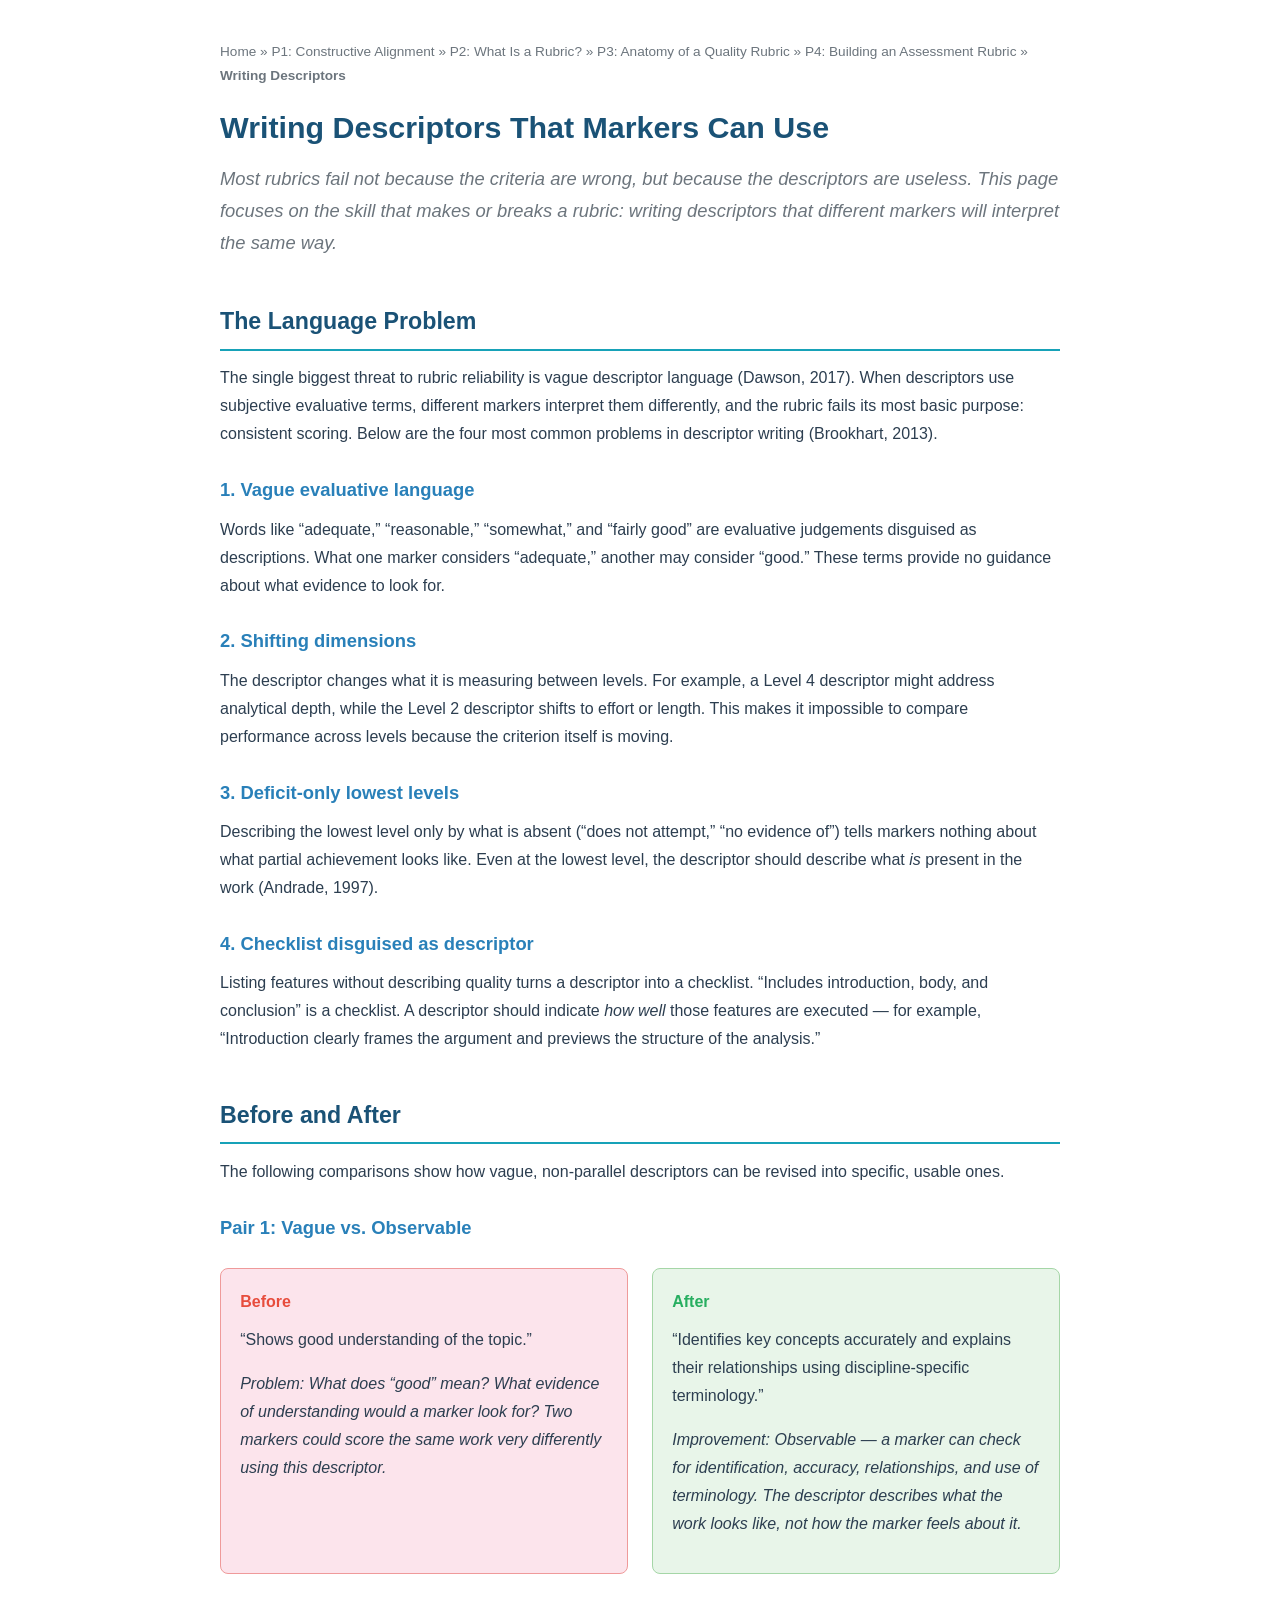
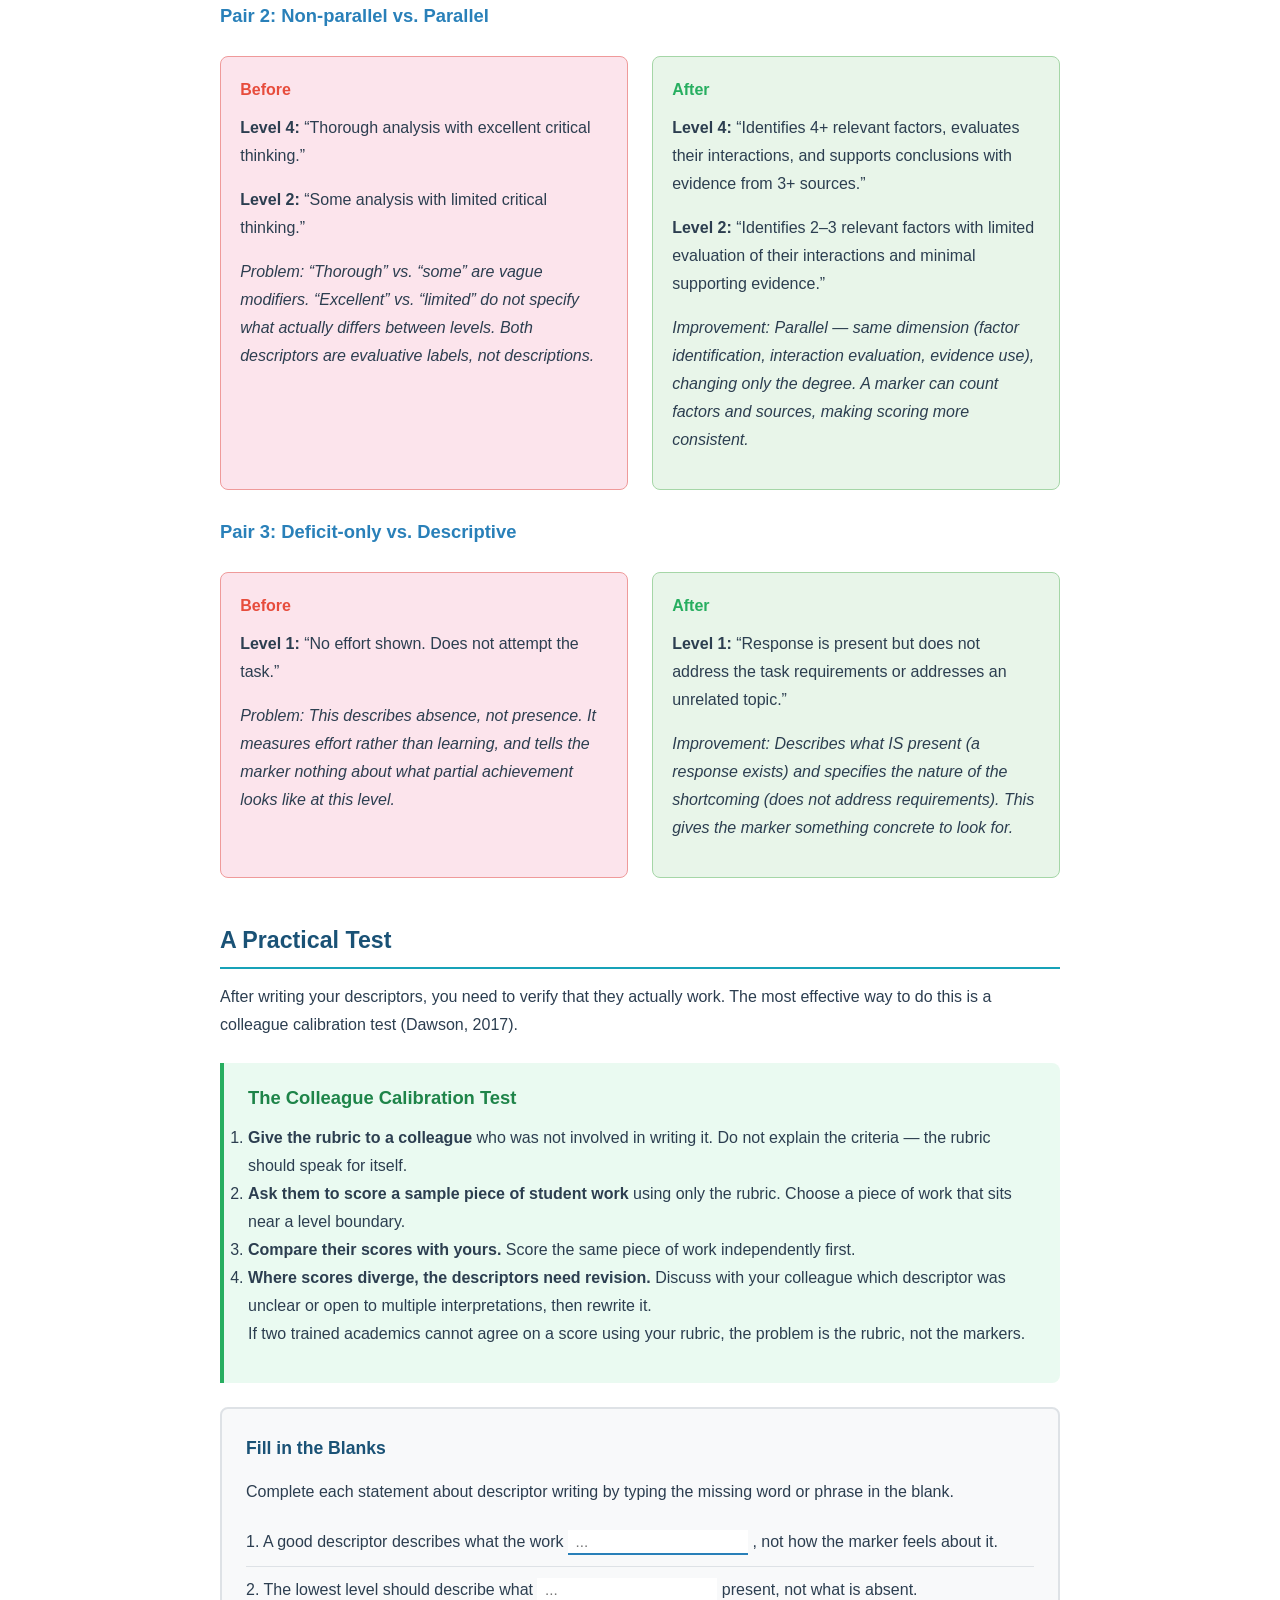
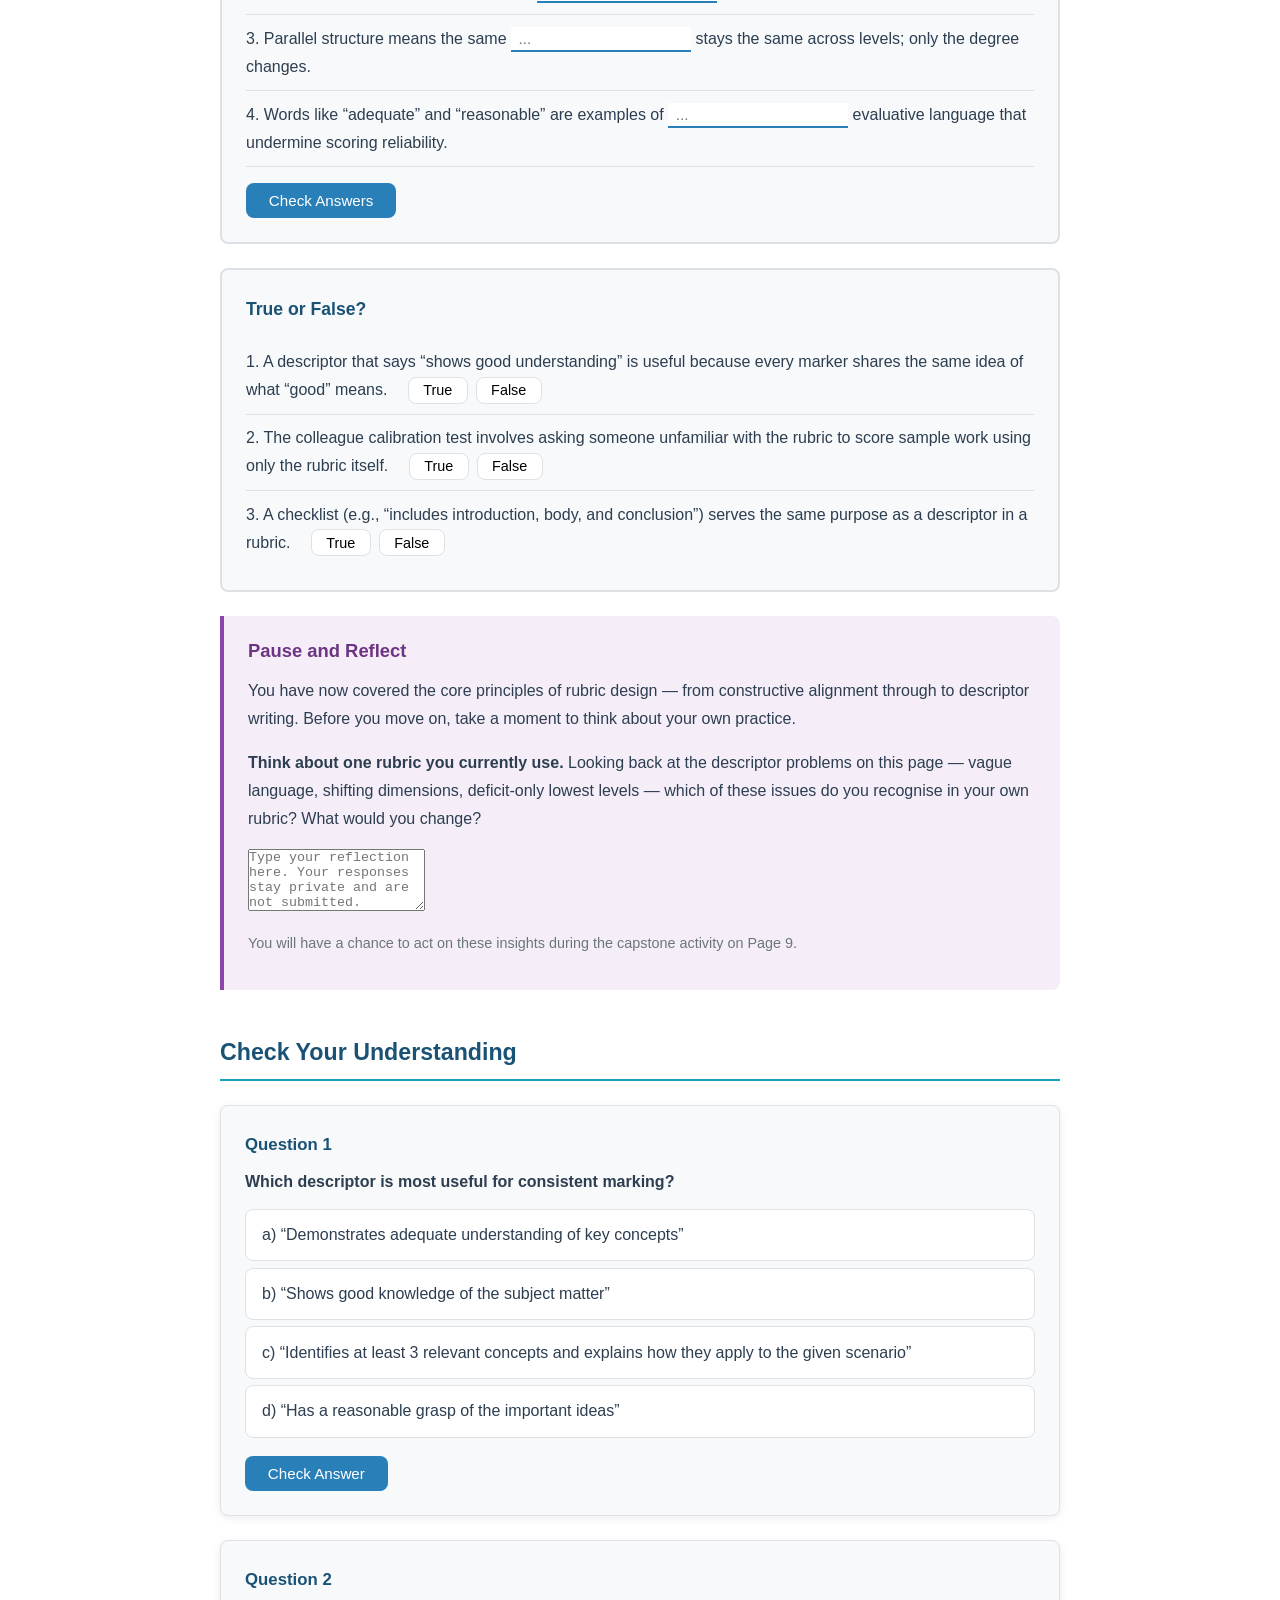
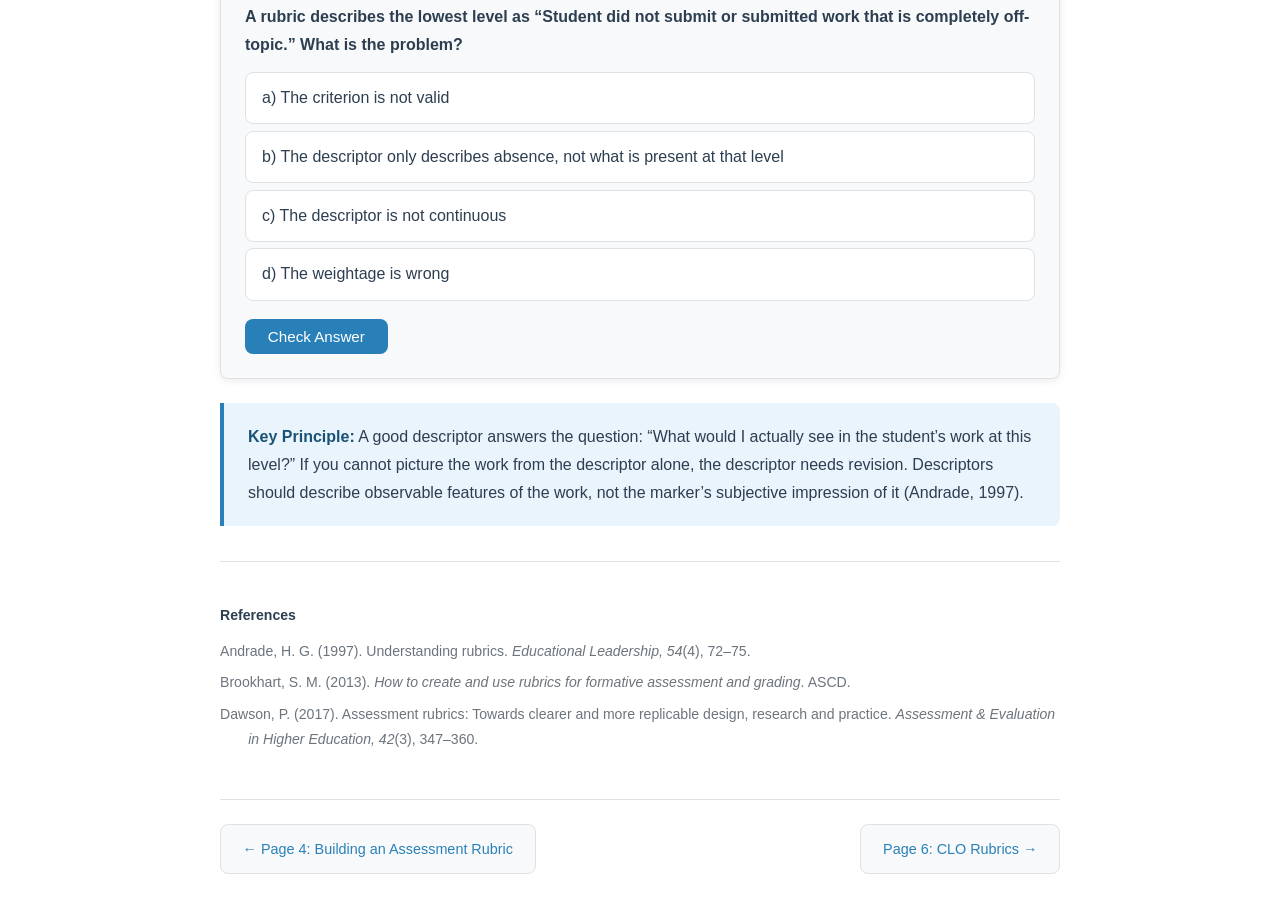
<file: 05-writing-descriptors.html>
<!DOCTYPE html>
<html lang="en">
<head>
  <meta charset="UTF-8">
  <meta name="viewport" content="width=device-width, initial-scale=1.0">
  <title>Writing Descriptors That Markers Can Use</title>
  <link rel="stylesheet" href="styles.css">
</head>
<body>

  <!-- Breadcrumb -->
  <nav class="breadcrumb">
    <a href="00-homepage.html">Home</a> &raquo;
    <a href="01-constructive-alignment.html">P1: Constructive Alignment</a> &raquo;
    <a href="02-what-is-rubric.html">P2: What Is a Rubric?</a> &raquo;
    <a href="03-anatomy-quality.html">P3: Anatomy of a Quality Rubric</a> &raquo;
    <a href="04-building-assessment-rubric.html">P4: Building an Assessment Rubric</a> &raquo;
    <strong>Writing Descriptors</strong>
  </nav>

  <!-- Page Title -->
  <h1>Writing Descriptors That Markers Can Use</h1>

  <!-- Lead -->
  <p class="intro-lead">Most rubrics fail not because the criteria are wrong, but because the descriptors are useless. This page focuses on the skill that makes or breaks a rubric: writing descriptors that different markers will interpret the same way.</p>

  <!-- Section: The Language Problem -->
  <h2>The Language Problem</h2>
  <p>The single biggest threat to rubric reliability is vague descriptor language (Dawson, 2017). When descriptors use subjective evaluative terms, different markers interpret them differently, and the rubric fails its most basic purpose: consistent scoring. Below are the four most common problems in descriptor writing (Brookhart, 2013).</p>

  <h3>1. Vague evaluative language</h3>
  <p>Words like &ldquo;adequate,&rdquo; &ldquo;reasonable,&rdquo; &ldquo;somewhat,&rdquo; and &ldquo;fairly good&rdquo; are evaluative judgements disguised as descriptions. What one marker considers &ldquo;adequate,&rdquo; another may consider &ldquo;good.&rdquo; These terms provide no guidance about what evidence to look for.</p>

  <h3>2. Shifting dimensions</h3>
  <p>The descriptor changes what it is measuring between levels. For example, a Level 4 descriptor might address analytical depth, while the Level 2 descriptor shifts to effort or length. This makes it impossible to compare performance across levels because the criterion itself is moving.</p>

  <h3>3. Deficit-only lowest levels</h3>
  <p>Describing the lowest level only by what is absent (&ldquo;does not attempt,&rdquo; &ldquo;no evidence of&rdquo;) tells markers nothing about what partial achievement looks like. Even at the lowest level, the descriptor should describe what <em>is</em> present in the work (Andrade, 1997).</p>

  <h3>4. Checklist disguised as descriptor</h3>
  <p>Listing features without describing quality turns a descriptor into a checklist. &ldquo;Includes introduction, body, and conclusion&rdquo; is a checklist. A descriptor should indicate <em>how well</em> those features are executed &mdash; for example, &ldquo;Introduction clearly frames the argument and previews the structure of the analysis.&rdquo;</p>

  <!-- Section: Before and After -->
  <h2>Before and After</h2>
  <p>The following comparisons show how vague, non-parallel descriptors can be revised into specific, usable ones.</p>

  <h3>Pair 1: Vague vs. Observable</h3>
  <div class="comparison">
    <div class="before">
      <h4>Before</h4>
      <p>&ldquo;Shows good understanding of the topic.&rdquo;</p>
      <p><em>Problem: What does &ldquo;good&rdquo; mean? What evidence of understanding would a marker look for? Two markers could score the same work very differently using this descriptor.</em></p>
    </div>
    <div class="after">
      <h4>After</h4>
      <p>&ldquo;Identifies key concepts accurately and explains their relationships using discipline-specific terminology.&rdquo;</p>
      <p><em>Improvement: Observable &mdash; a marker can check for identification, accuracy, relationships, and use of terminology. The descriptor describes what the work looks like, not how the marker feels about it.</em></p>
    </div>
  </div>

  <h3>Pair 2: Non-parallel vs. Parallel</h3>
  <div class="comparison">
    <div class="before">
      <h4>Before</h4>
      <p><strong>Level 4:</strong> &ldquo;Thorough analysis with excellent critical thinking.&rdquo;</p>
      <p><strong>Level 2:</strong> &ldquo;Some analysis with limited critical thinking.&rdquo;</p>
      <p><em>Problem: &ldquo;Thorough&rdquo; vs. &ldquo;some&rdquo; are vague modifiers. &ldquo;Excellent&rdquo; vs. &ldquo;limited&rdquo; do not specify what actually differs between levels. Both descriptors are evaluative labels, not descriptions.</em></p>
    </div>
    <div class="after">
      <h4>After</h4>
      <p><strong>Level 4:</strong> &ldquo;Identifies 4+ relevant factors, evaluates their interactions, and supports conclusions with evidence from 3+ sources.&rdquo;</p>
      <p><strong>Level 2:</strong> &ldquo;Identifies 2&ndash;3 relevant factors with limited evaluation of their interactions and minimal supporting evidence.&rdquo;</p>
      <p><em>Improvement: Parallel &mdash; same dimension (factor identification, interaction evaluation, evidence use), changing only the degree. A marker can count factors and sources, making scoring more consistent.</em></p>
    </div>
  </div>

  <h3>Pair 3: Deficit-only vs. Descriptive</h3>
  <div class="comparison">
    <div class="before">
      <h4>Before</h4>
      <p><strong>Level 1:</strong> &ldquo;No effort shown. Does not attempt the task.&rdquo;</p>
      <p><em>Problem: This describes absence, not presence. It measures effort rather than learning, and tells the marker nothing about what partial achievement looks like at this level.</em></p>
    </div>
    <div class="after">
      <h4>After</h4>
      <p><strong>Level 1:</strong> &ldquo;Response is present but does not address the task requirements or addresses an unrelated topic.&rdquo;</p>
      <p><em>Improvement: Describes what IS present (a response exists) and specifies the nature of the shortcoming (does not address requirements). This gives the marker something concrete to look for.</em></p>
    </div>
  </div>

  <!-- Section: A Practical Test -->
  <h2>A Practical Test</h2>
  <p>After writing your descriptors, you need to verify that they actually work. The most effective way to do this is a colleague calibration test (Dawson, 2017).</p>

  <div class="strategy-box">
    <h3>The Colleague Calibration Test</h3>
    <ol>
      <li><strong>Give the rubric to a colleague</strong> who was not involved in writing it. Do not explain the criteria &mdash; the rubric should speak for itself.</li>
      <li><strong>Ask them to score a sample piece of student work</strong> using only the rubric. Choose a piece of work that sits near a level boundary.</li>
      <li><strong>Compare their scores with yours.</strong> Score the same piece of work independently first.</li>
      <li><strong>Where scores diverge, the descriptors need revision.</strong> Discuss with your colleague which descriptor was unclear or open to multiple interpretations, then rewrite it.</li>
    </ol>
    <p>If two trained academics cannot agree on a score using your rubric, the problem is the rubric, not the markers.</p>
  </div>

  <!-- Fill-in-the-Blank Exercise -->
  <div class="fib-box" id="fib-quiz-05">
    <h3>Fill in the Blanks</h3>
    <p style="margin-bottom: 0.8em;">Complete each statement about descriptor writing by typing the missing word or phrase in the blank.</p>

    <div class="fib-item">
      <span>1. A good descriptor describes what the work <input type="text" class="fib-input" data-answer="looks like" placeholder="..."> , not how the marker feels about it.</span>
      <span class="fib-answer">looks like</span>
    </div>

    <div class="fib-item">
      <span>2. The lowest level should describe what <input type="text" class="fib-input" data-answer="is" placeholder="..."> present, not what is absent.</span>
      <span class="fib-answer">is</span>
    </div>

    <div class="fib-item">
      <span>3. Parallel structure means the same <input type="text" class="fib-input" data-answer="dimension" placeholder="..."> stays the same across levels; only the degree changes.</span>
      <span class="fib-answer">dimension</span>
    </div>

    <div class="fib-item">
      <span>4. Words like &ldquo;adequate&rdquo; and &ldquo;reasonable&rdquo; are examples of <input type="text" class="fib-input" data-answer="vague" placeholder="..."> evaluative language that undermine scoring reliability.</span>
      <span class="fib-answer">vague</span>
    </div>

    <button class="mcq-check-btn" onclick="checkFIB('fib-quiz-05')" style="margin-top: 1em;">Check Answers</button>
    <div class="mcq-feedback" id="fib-quiz-05-fb"></div>
  </div>

  <!-- True/False Set -->
  <div class="tf-box" id="tf-quiz-05">
    <h3>True or False?</h3>

    <div class="tf-statement">
      <span>1. A descriptor that says &ldquo;shows good understanding&rdquo; is useful because every marker shares the same idea of what &ldquo;good&rdquo; means.</span>
      <span class="tf-btns">
        <button onclick="checkTF(this, false)">True</button>
        <button onclick="checkTF(this, false)">False</button>
      </span>
      <div class="tf-feedback">False. Words like &ldquo;good&rdquo; are vague evaluative language. Different markers interpret &ldquo;good&rdquo; differently, which undermines scoring reliability. A useful descriptor replaces subjective labels with observable evidence that any trained marker can identify.</div>
    </div>

    <div class="tf-statement">
      <span>2. The colleague calibration test involves asking someone unfamiliar with the rubric to score sample work using only the rubric itself.</span>
      <span class="tf-btns">
        <button onclick="checkTF(this, true)">True</button>
        <button onclick="checkTF(this, true)">False</button>
      </span>
      <div class="tf-feedback">Correct. The calibration test gives the rubric to a colleague who was not involved in writing it, asks them to score a sample submission using only the rubric, and then compares their scores with yours. Where scores diverge, the descriptors need revision &mdash; the rubric should speak for itself without verbal explanation.</div>
    </div>

    <div class="tf-statement">
      <span>3. A checklist (e.g., &ldquo;includes introduction, body, and conclusion&rdquo;) serves the same purpose as a descriptor in a rubric.</span>
      <span class="tf-btns">
        <button onclick="checkTF(this, false)">True</button>
        <button onclick="checkTF(this, false)">False</button>
      </span>
      <div class="tf-feedback">False. A checklist identifies whether features are present or absent, but does not describe quality. A descriptor indicates <em>how well</em> those features are executed &mdash; for example, not just &ldquo;has an introduction&rdquo; but &ldquo;introduction clearly frames the argument and previews the structure of the analysis.&rdquo;</div>
    </div>
  </div>

  <!-- Mid-Course Reflection -->
  <div class="reflection-box">
    <h3>Pause and Reflect</h3>
    <p>You have now covered the core principles of rubric design &mdash; from constructive alignment through to descriptor writing. Before you move on, take a moment to think about your own practice.</p>
    <p><strong>Think about one rubric you currently use.</strong> Looking back at the descriptor problems on this page &mdash; vague language, shifting dimensions, deficit-only lowest levels &mdash; which of these issues do you recognise in your own rubric? What would you change?</p>
    <textarea rows="4" placeholder="Type your reflection here. Your responses stay private and are not submitted."></textarea>
    <p style="margin-top: 0.8em; font-size: 0.9em; color: var(--text-light);">You will have a chance to act on these insights during the capstone activity on Page 9.</p>
  </div>

  <!-- MCQ Quiz Section -->
  <h2>Check Your Understanding</h2>

  <div class="mcq-box">
    <h3>Question 1</h3>
    <p class="mcq-question">Which descriptor is most useful for consistent marking?</p>
    <ul class="mcq-options" data-correct="2">
      <li onclick="selectOption(this)">a) &ldquo;Demonstrates adequate understanding of key concepts&rdquo;</li>
      <li onclick="selectOption(this)">b) &ldquo;Shows good knowledge of the subject matter&rdquo;</li>
      <li onclick="selectOption(this)">c) &ldquo;Identifies at least 3 relevant concepts and explains how they apply to the given scenario&rdquo;</li>
      <li onclick="selectOption(this)">d) &ldquo;Has a reasonable grasp of the important ideas&rdquo;</li>
    </ul>
    <button class="mcq-check-btn" onclick="checkAnswer(this)">Check Answer</button>
    <div class="mcq-feedback">Option c is observable and specific &mdash; a marker can count concepts and check for application to the scenario. The other options use vague evaluative language (&ldquo;adequate,&rdquo; &ldquo;good,&rdquo; &ldquo;reasonable&rdquo;) that different markers will interpret differently, undermining scoring reliability.</div>
  </div>

  <div class="mcq-box">
    <h3>Question 2</h3>
    <p class="mcq-question">A rubric describes the lowest level as &ldquo;Student did not submit or submitted work that is completely off-topic.&rdquo; What is the problem?</p>
    <ul class="mcq-options" data-correct="1">
      <li onclick="selectOption(this)">a) The criterion is not valid</li>
      <li onclick="selectOption(this)">b) The descriptor only describes absence, not what is present at that level</li>
      <li onclick="selectOption(this)">c) The descriptor is not continuous</li>
      <li onclick="selectOption(this)">d) The weightage is wrong</li>
    </ul>
    <button class="mcq-check-btn" onclick="checkAnswer(this)">Check Answer</button>
    <div class="mcq-feedback">Deficit-only descriptions of the lowest level tell markers nothing about partial achievement. Even at the lowest level, describe what IS present rather than only what is missing. A student who submits a partially relevant response deserves a descriptor that captures what that partial achievement looks like, not one that equates them with a non-submission.</div>
  </div>

  <div class="key-point">
    <strong>Key Principle:</strong> A good descriptor answers the question: &ldquo;What would I actually see in the student&rsquo;s work at this level?&rdquo; If you cannot picture the work from the descriptor alone, the descriptor needs revision. Descriptors should describe observable features of the work, not the marker&rsquo;s subjective impression of it (Andrade, 1997).
  </div>

  <!-- References -->
  <div class="references">
    <h3>References</h3>
    <p>Andrade, H. G. (1997). Understanding rubrics. <em>Educational Leadership, 54</em>(4), 72&ndash;75.</p>
    <p>Brookhart, S. M. (2013). <em>How to create and use rubrics for formative assessment and grading</em>. ASCD.</p>
    <p>Dawson, P. (2017). Assessment rubrics: Towards clearer and more replicable design, research and practice. <em>Assessment &amp; Evaluation in Higher Education, 42</em>(3), 347&ndash;360.</p>
  </div>

  <!-- Page Navigation -->
  <nav class="page-nav">
    <a href="04-building-assessment-rubric.html">&larr; Page 4: Building an Assessment Rubric</a>
    <a href="06-clo-rubrics-differ.html">Page 6: CLO Rubrics &rarr;</a>
  </nav>

  <!-- Quiz JavaScript -->
  <script>
  /* --- MCQ --- */
  function selectOption(li) {
    li.parentElement.querySelectorAll('li').forEach(item => item.classList.remove('selected'));
    li.classList.add('selected');
  }
  function checkAnswer(btn) {
    const box = btn.closest('.mcq-box');
    const options = box.querySelector('.mcq-options');
    const correct = parseInt(options.dataset.correct);
    const selected = options.querySelector('.selected');
    const feedback = box.querySelector('.mcq-feedback');
    if (!selected) { feedback.textContent = 'Please select an answer first.'; feedback.className = 'mcq-feedback show incorrect-fb'; return; }
    const idx = Array.from(options.children).indexOf(selected);
    options.querySelectorAll('li').forEach(item => { item.classList.remove('correct','incorrect'); item.style.pointerEvents = 'none'; });
    options.children[correct].classList.add('correct');
    if (idx === correct) {
      feedback.className = 'mcq-feedback show correct-fb';
    } else {
      selected.classList.add('incorrect');
      feedback.className = 'mcq-feedback show incorrect-fb';
    }
    feedback.style.display = 'block';
    btn.disabled = true;
    btn.textContent = 'Answered';
  }

  /* --- Fill-in-the-blank --- */
  function checkFIB(boxId) {
    var box = document.getElementById(boxId);
    var items = box.querySelectorAll('.fib-item');
    var fb = document.getElementById(boxId + '-fb');
    var correctCount = 0;
    var total = items.length;
    items.forEach(function(item) {
      var input = item.querySelector('.fib-input');
      var answerSpan = item.querySelector('.fib-answer');
      var correctAnswer = input.getAttribute('data-answer').toLowerCase().trim();
      var userAnswer = input.value.toLowerCase().trim();
      input.classList.remove('correct-input', 'incorrect-input');
      answerSpan.classList.remove('show');
      if (userAnswer === correctAnswer) {
        input.classList.add('correct-input');
        correctCount++;
      } else {
        input.classList.add('incorrect-input');
        answerSpan.classList.add('show');
      }
      input.readOnly = true;
    });
    if (correctCount === total) {
      fb.textContent = 'All ' + total + ' blanks are correct. You have a solid grasp of what makes descriptors effective.';
      fb.className = 'mcq-feedback show correct-fb';
    } else {
      fb.textContent = correctCount + ' out of ' + total + ' correct. The correct answers are shown in green next to any blanks you missed.';
      fb.className = 'mcq-feedback show incorrect-fb';
    }
    var btn = box.querySelector('.mcq-check-btn');
    btn.disabled = true;
    btn.textContent = 'Answered';
  }

  /* --- True/False --- */
  function checkTF(btn, isCorrectAnswer) {
    var statement = btn.closest('.tf-statement');
    var buttons = statement.querySelectorAll('.tf-btns button');
    var feedback = statement.querySelector('.tf-feedback');
    buttons.forEach(function(b) {
      b.disabled = true;
      b.classList.remove('correct-btn', 'incorrect-btn');
    });
    if (isCorrectAnswer) {
      btn.classList.add('correct-btn');
      feedback.className = 'tf-feedback show correct-fb';
    } else {
      btn.classList.add('incorrect-btn');
      var correctLabel = isCorrectAnswer ? 'True' : 'False';
      buttons.forEach(function(b) {
        if (b.textContent.trim() === correctLabel) b.classList.add('correct-btn');
      });
      feedback.className = 'tf-feedback show incorrect-fb';
    }
  }
  </script>

</body>
</html>
</file>
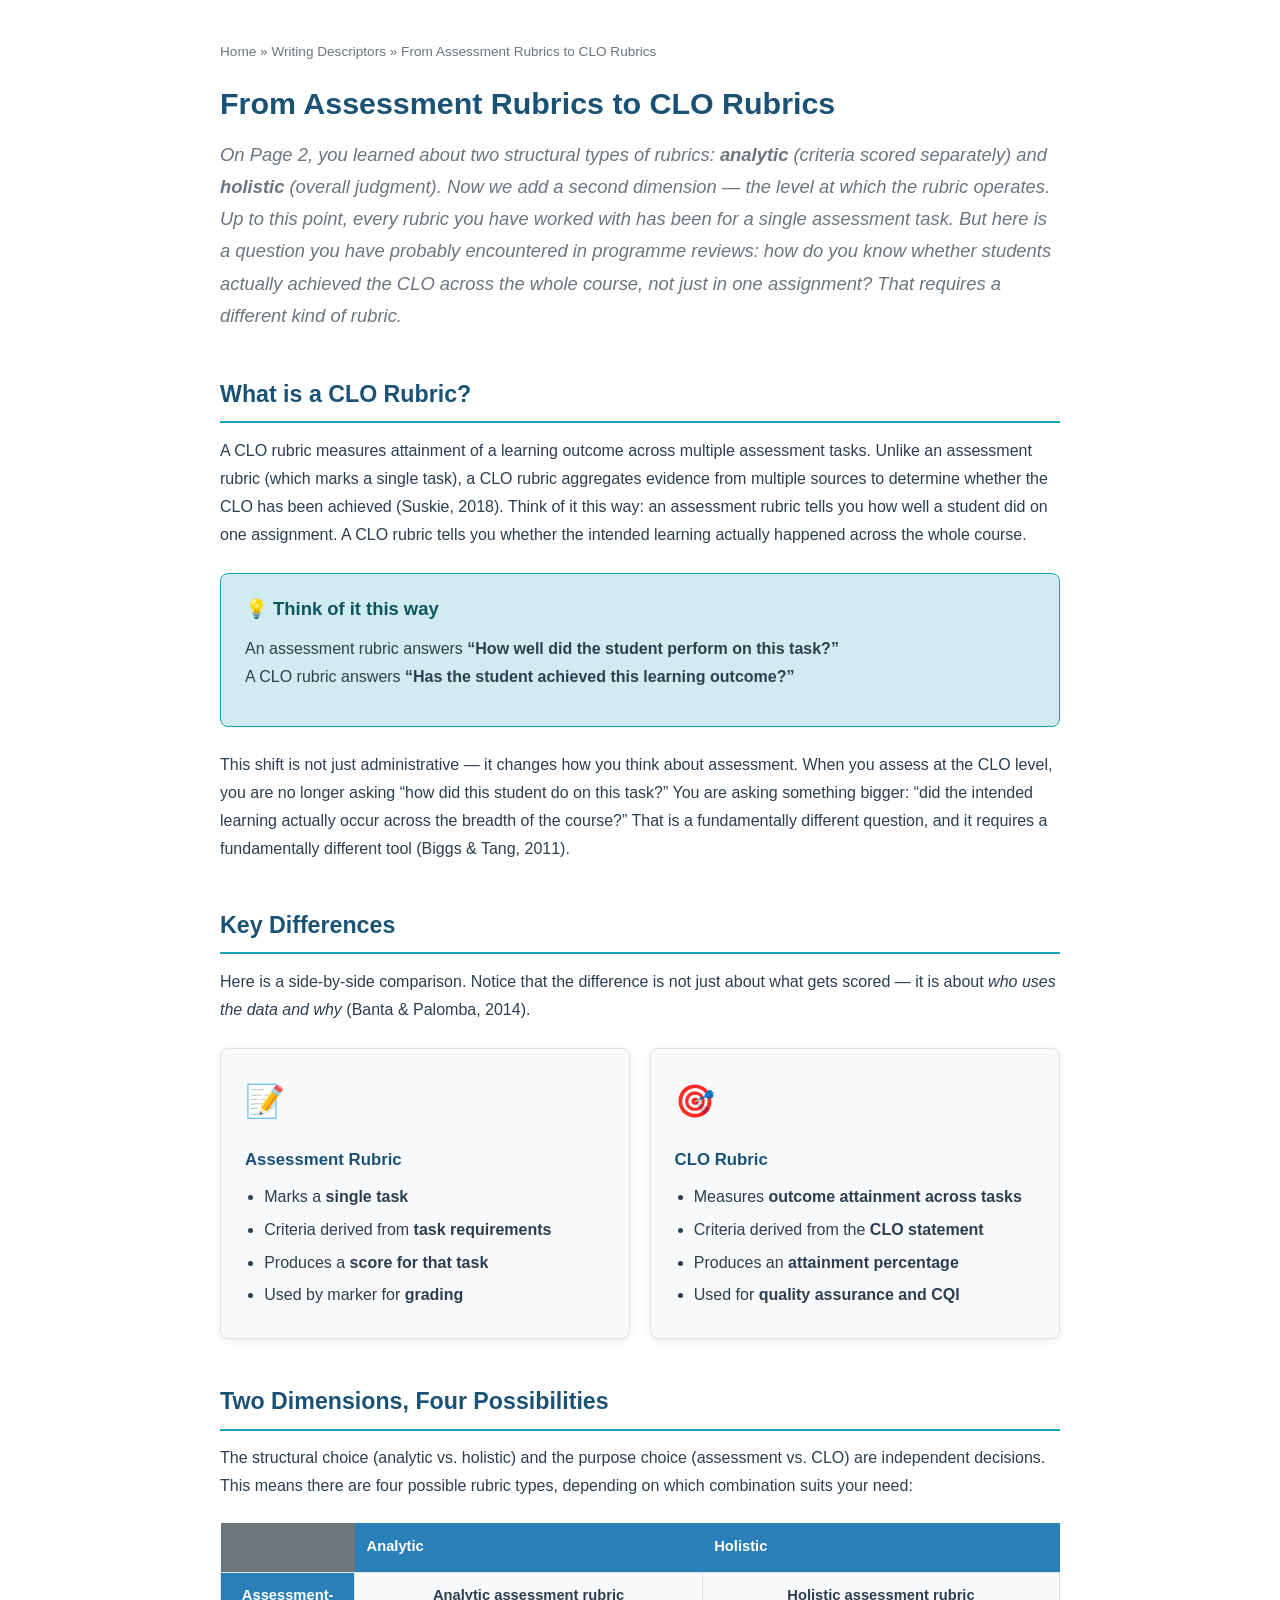
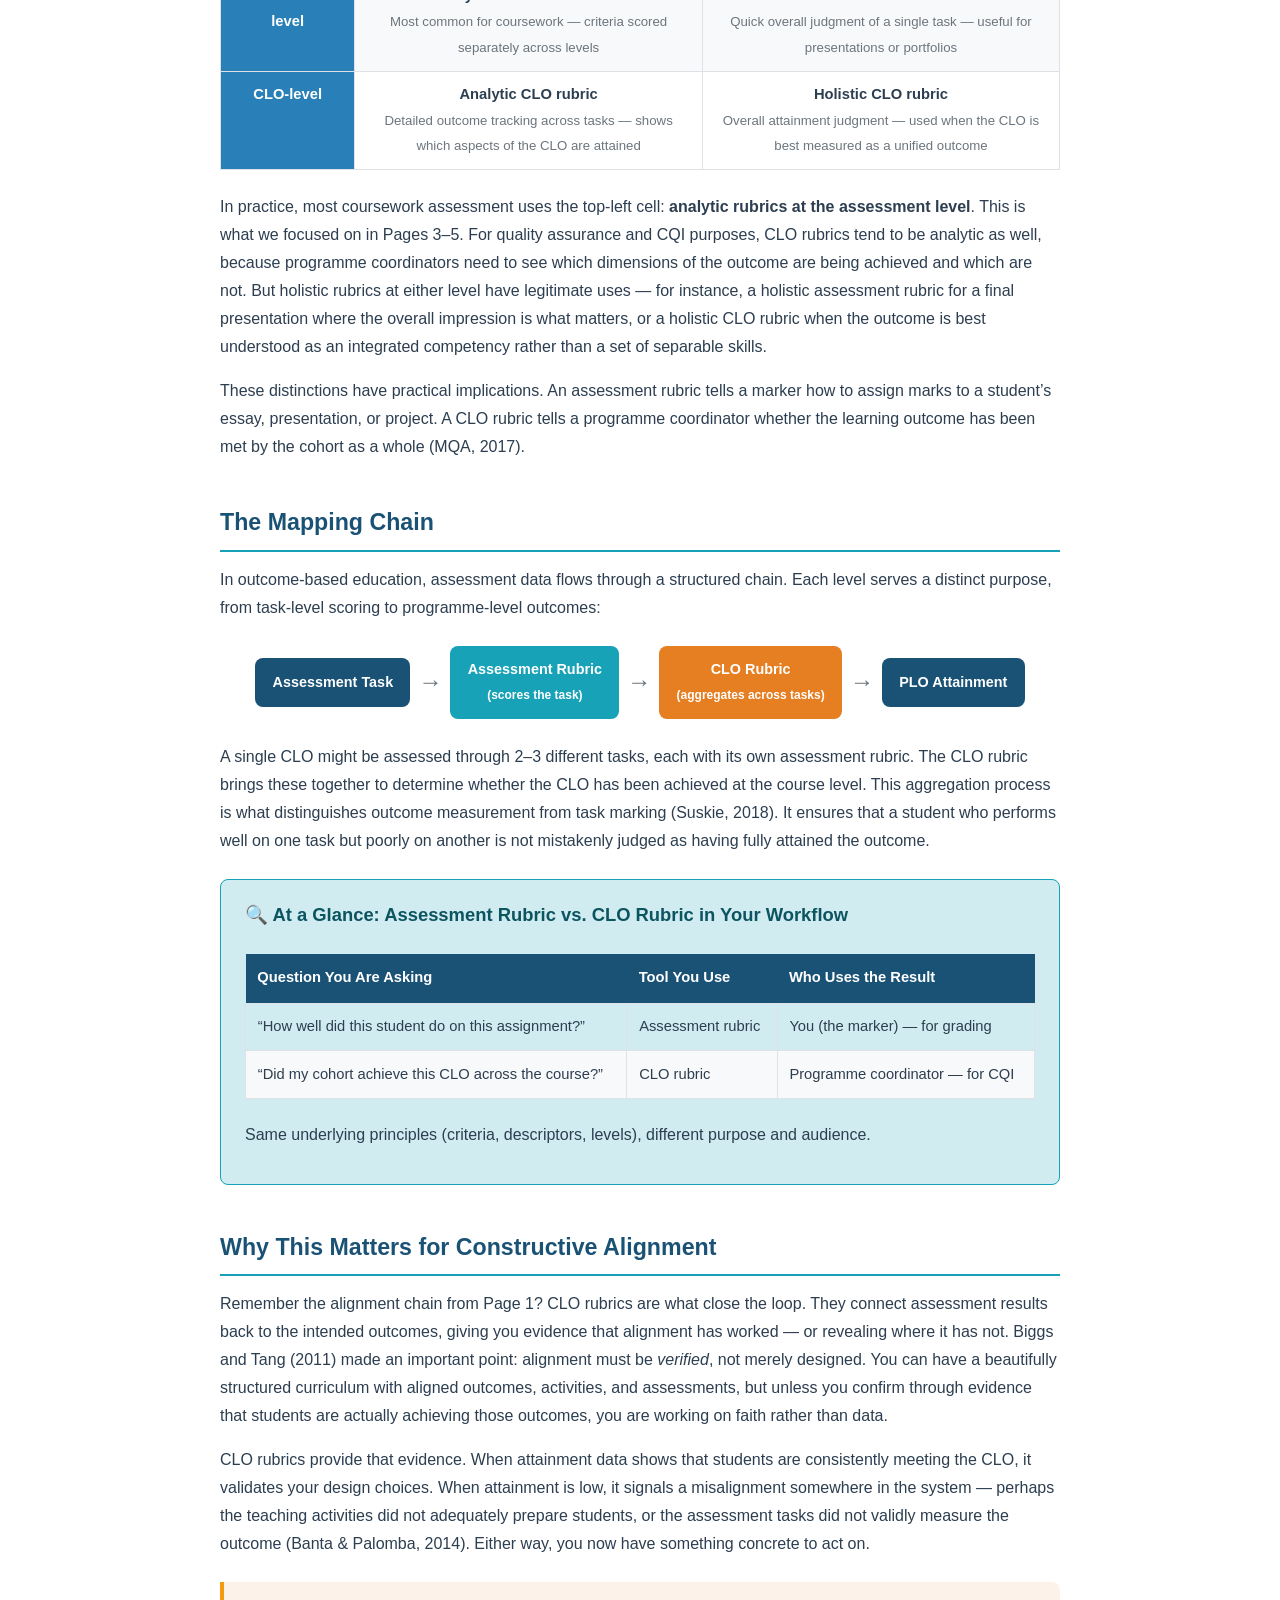
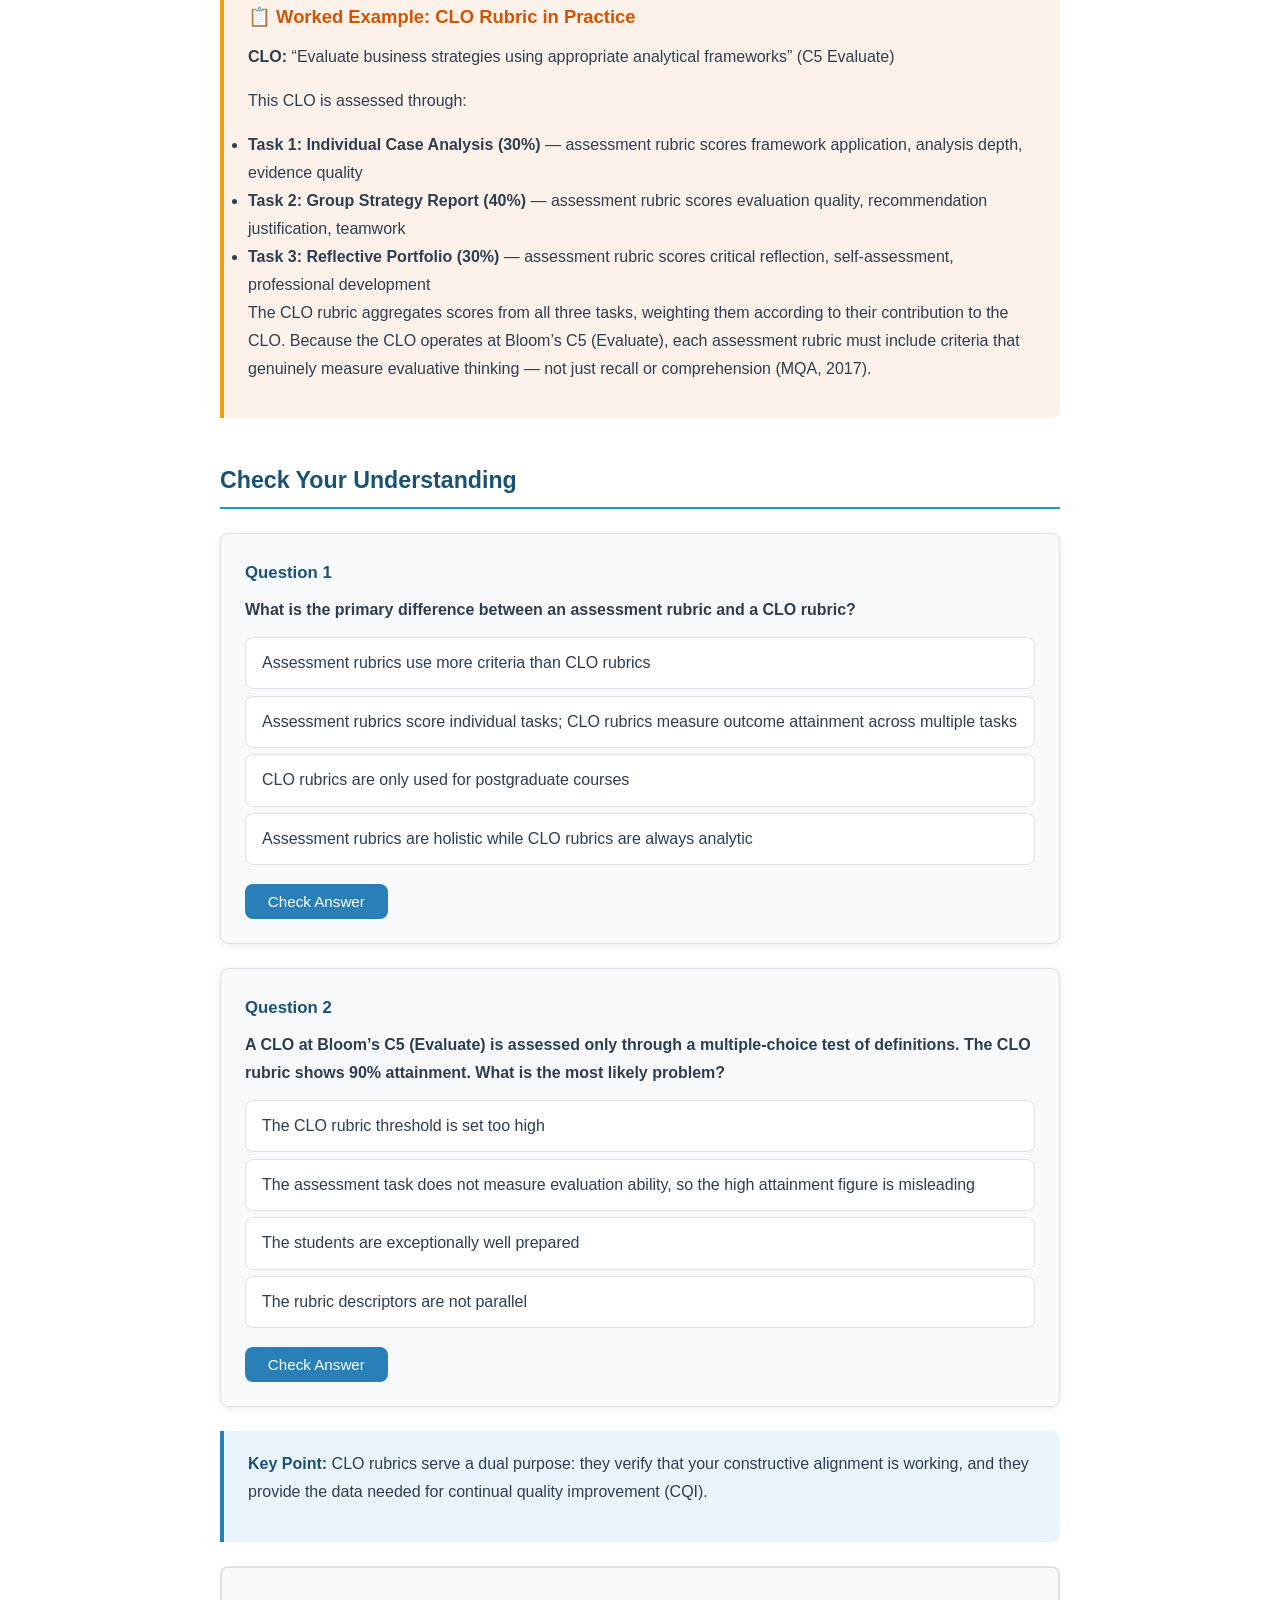
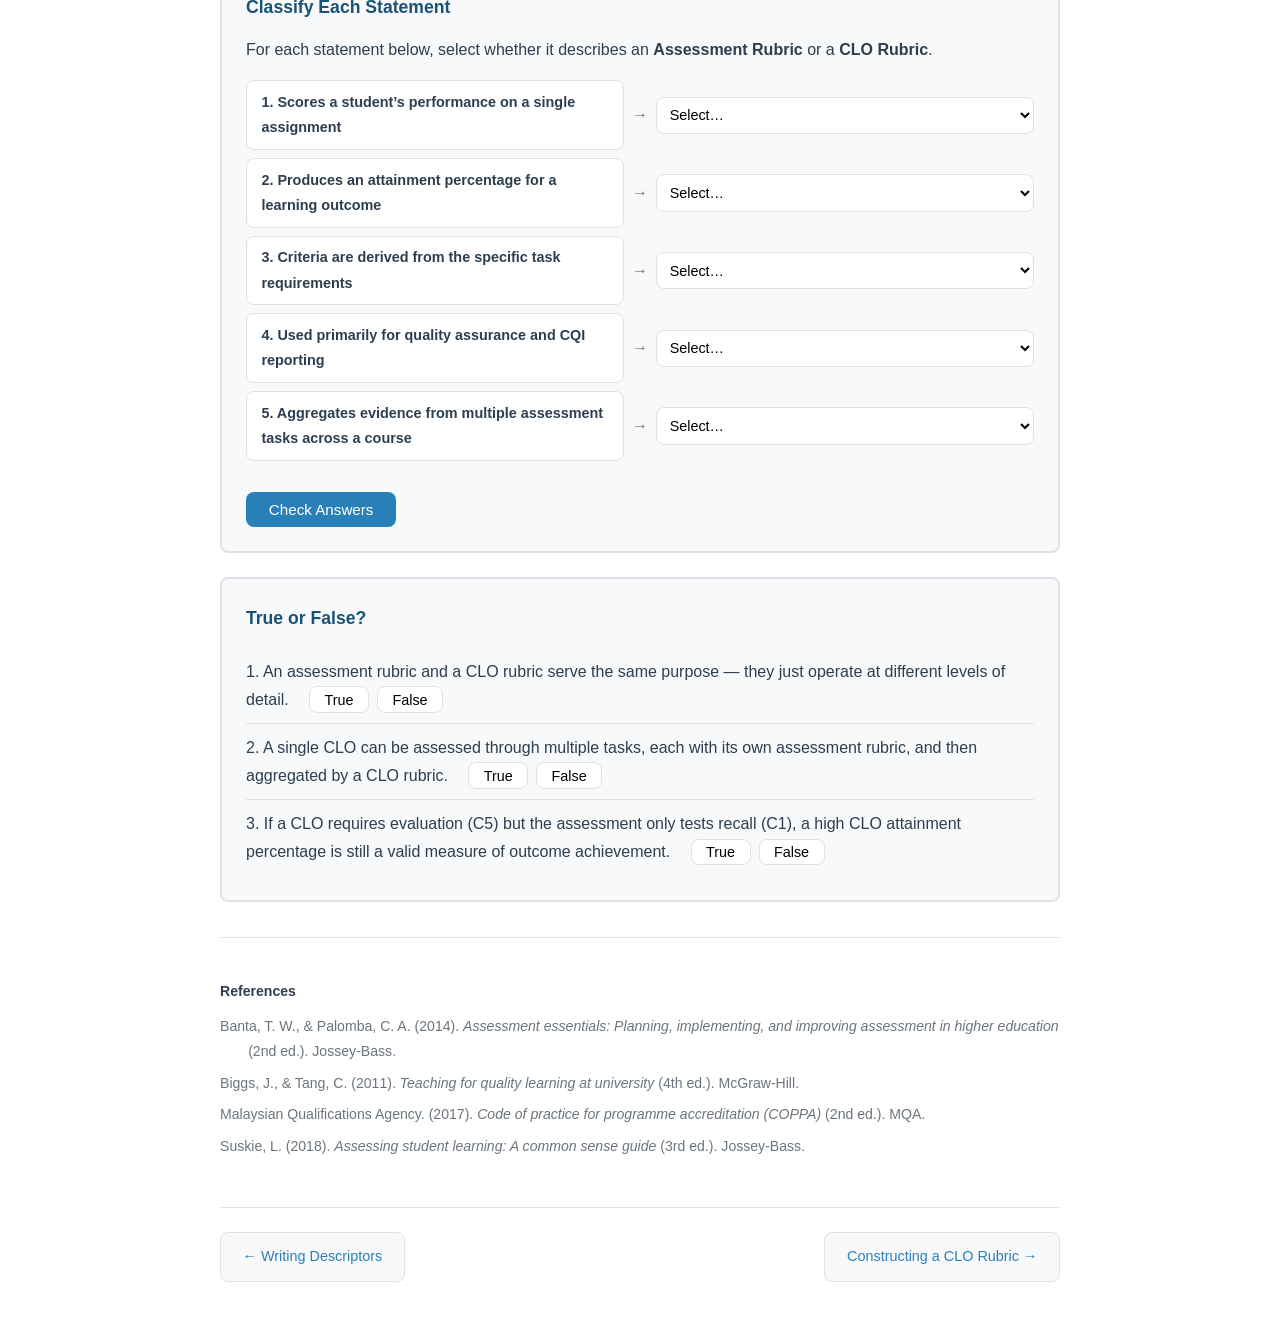
<file: 06-clo-rubrics-differ.html>
<!DOCTYPE html>
<html lang="en">
<head>
    <meta charset="UTF-8">
    <meta name="viewport" content="width=device-width, initial-scale=1.0">
    <title>From Assessment Rubrics to CLO Rubrics</title>
    <link rel="stylesheet" href="styles.css">
</head>
<body>

    <div class="breadcrumb">
        <a href="00-homepage.html">Home</a> &raquo;
        <a href="05-writing-descriptors.html">Writing Descriptors</a> &raquo;
        From Assessment Rubrics to CLO Rubrics
    </div>

    <h1>From Assessment Rubrics to CLO Rubrics</h1>

    <p class="intro-lead">On Page 2, you learned about two structural types of rubrics: <strong>analytic</strong> (criteria scored separately) and <strong>holistic</strong> (overall judgment). Now we add a second dimension &mdash; the <em>level</em> at which the rubric operates. Up to this point, every rubric you have worked with has been for a single assessment task. But here is a question you have probably encountered in programme reviews: how do you know whether students actually achieved the CLO across the whole course, not just in one assignment? That requires a different kind of rubric.</p>

    <h2>What is a CLO Rubric?</h2>
    <p>A CLO rubric measures attainment of a learning outcome across multiple assessment tasks. Unlike an assessment rubric (which marks a single task), a CLO rubric aggregates evidence from multiple sources to determine whether the CLO has been achieved (Suskie, 2018). Think of it this way: an assessment rubric tells you how well a student did on one assignment. A CLO rubric tells you whether the intended learning actually happened across the whole course.</p>

    <div class="info-box">
        <h3>&#x1F4A1; Think of it this way</h3>
        <p>An assessment rubric answers <strong>&ldquo;How well did the student perform on this task?&rdquo;</strong><br>
        A CLO rubric answers <strong>&ldquo;Has the student achieved this learning outcome?&rdquo;</strong></p>
    </div>

    <p>This shift is not just administrative &mdash; it changes how you think about assessment. When you assess at the CLO level, you are no longer asking &ldquo;how did this student do on this task?&rdquo; You are asking something bigger: &ldquo;did the intended learning actually occur across the breadth of the course?&rdquo; That is a fundamentally different question, and it requires a fundamentally different tool (Biggs &amp; Tang, 2011).</p>

    <h2>Key Differences</h2>

    <p>Here is a side-by-side comparison. Notice that the difference is not just about what gets scored &mdash; it is about <em>who uses the data and why</em> (Banta &amp; Palomba, 2014).</p>

    <div class="card-grid">
        <div class="card">
            <div class="card-icon">&#x1F4DD;</div>
            <h3>Assessment Rubric</h3>
            <ul>
                <li>Marks a <strong>single task</strong></li>
                <li>Criteria derived from <strong>task requirements</strong></li>
                <li>Produces a <strong>score for that task</strong></li>
                <li>Used by marker for <strong>grading</strong></li>
            </ul>
        </div>
        <div class="card">
            <div class="card-icon">&#x1F3AF;</div>
            <h3>CLO Rubric</h3>
            <ul>
                <li>Measures <strong>outcome attainment across tasks</strong></li>
                <li>Criteria derived from the <strong>CLO statement</strong></li>
                <li>Produces an <strong>attainment percentage</strong></li>
                <li>Used for <strong>quality assurance and CQI</strong></li>
            </ul>
        </div>
    </div>

    <!-- 2x2 Classification Matrix -->
    <h2>Two Dimensions, Four Possibilities</h2>

    <p>The structural choice (analytic vs. holistic) and the purpose choice (assessment vs. CLO) are independent decisions. This means there are four possible rubric types, depending on which combination suits your need:</p>

    <table class="rubric-table" style="text-align: center;">
        <tr>
            <th style="background: #6c757d;"></th>
            <th style="background: #2980b9;">Analytic</th>
            <th style="background: #2980b9;">Holistic</th>
        </tr>
        <tr>
            <td style="background: #2980b9; color: white; font-weight: 600;">Assessment-level</td>
            <td><strong>Analytic assessment rubric</strong><br><span style="font-size: 0.9em; color: #6c757d;">Most common for coursework &mdash; criteria scored separately across levels</span></td>
            <td><strong>Holistic assessment rubric</strong><br><span style="font-size: 0.9em; color: #6c757d;">Quick overall judgment of a single task &mdash; useful for presentations or portfolios</span></td>
        </tr>
        <tr>
            <td style="background: #2980b9; color: white; font-weight: 600;">CLO-level</td>
            <td><strong>Analytic CLO rubric</strong><br><span style="font-size: 0.9em; color: #6c757d;">Detailed outcome tracking across tasks &mdash; shows which aspects of the CLO are attained</span></td>
            <td><strong>Holistic CLO rubric</strong><br><span style="font-size: 0.9em; color: #6c757d;">Overall attainment judgment &mdash; used when the CLO is best measured as a unified outcome</span></td>
        </tr>
    </table>

    <p>In practice, most coursework assessment uses the top-left cell: <strong>analytic rubrics at the assessment level</strong>. This is what we focused on in Pages 3&ndash;5. For quality assurance and CQI purposes, CLO rubrics tend to be analytic as well, because programme coordinators need to see which dimensions of the outcome are being achieved and which are not. But holistic rubrics at either level have legitimate uses &mdash; for instance, a holistic assessment rubric for a final presentation where the overall impression is what matters, or a holistic CLO rubric when the outcome is best understood as an integrated competency rather than a set of separable skills.</p>

    <p>These distinctions have practical implications. An assessment rubric tells a marker how to assign marks to a student&rsquo;s essay, presentation, or project. A CLO rubric tells a programme coordinator whether the learning outcome has been met by the cohort as a whole (MQA, 2017).</p>

    <h2>The Mapping Chain</h2>

    <p>In outcome-based education, assessment data flows through a structured chain. Each level serves a distinct purpose, from task-level scoring to programme-level outcomes:</p>

    <div class="flow-diagram">
        <div class="flow-step">Assessment Task</div>
        <div class="flow-arrow">&rarr;</div>
        <div class="flow-step accent">Assessment Rubric<br><small>(scores the task)</small></div>
        <div class="flow-arrow">&rarr;</div>
        <div class="flow-step highlight">CLO Rubric<br><small>(aggregates across tasks)</small></div>
        <div class="flow-arrow">&rarr;</div>
        <div class="flow-step">PLO Attainment</div>
    </div>

    <p>A single CLO might be assessed through 2&ndash;3 different tasks, each with its own assessment rubric. The CLO rubric brings these together to determine whether the CLO has been achieved at the course level. This aggregation process is what distinguishes outcome measurement from task marking (Suskie, 2018). It ensures that a student who performs well on one task but poorly on another is not mistakenly judged as having fully attained the outcome.</p>

    <!-- Visual break: at-a-glance comparison -->
    <div class="info-box">
        <h3>&#x1F50D; At a Glance: Assessment Rubric vs. CLO Rubric in Your Workflow</h3>
        <table class="rubric-table" style="font-size: 0.92em;">
            <thead>
                <tr>
                    <th>Question You Are Asking</th>
                    <th>Tool You Use</th>
                    <th>Who Uses the Result</th>
                </tr>
            </thead>
            <tbody>
                <tr>
                    <td>&ldquo;How well did this student do on this assignment?&rdquo;</td>
                    <td>Assessment rubric</td>
                    <td>You (the marker) &mdash; for grading</td>
                </tr>
                <tr>
                    <td>&ldquo;Did my cohort achieve this CLO across the course?&rdquo;</td>
                    <td>CLO rubric</td>
                    <td>Programme coordinator &mdash; for CQI</td>
                </tr>
            </tbody>
        </table>
        <p style="margin-top: 0.5em;">Same underlying principles (criteria, descriptors, levels), different purpose and audience.</p>
    </div>

    <h2>Why This Matters for Constructive Alignment</h2>

    <p>Remember the alignment chain from Page 1? CLO rubrics are what close the loop. They connect assessment results back to the intended outcomes, giving you evidence that alignment has worked &mdash; or revealing where it has not. Biggs and Tang (2011) made an important point: alignment must be <em>verified</em>, not merely designed. You can have a beautifully structured curriculum with aligned outcomes, activities, and assessments, but unless you confirm through evidence that students are actually achieving those outcomes, you are working on faith rather than data.</p>

    <p>CLO rubrics provide that evidence. When attainment data shows that students are consistently meeting the CLO, it validates your design choices. When attainment is low, it signals a misalignment somewhere in the system &mdash; perhaps the teaching activities did not adequately prepare students, or the assessment tasks did not validly measure the outcome (Banta &amp; Palomba, 2014). Either way, you now have something concrete to act on.</p>

    <div class="case-box">
        <h3>&#x1F4CB; Worked Example: CLO Rubric in Practice</h3>
        <p><strong>CLO:</strong> &ldquo;Evaluate business strategies using appropriate analytical frameworks&rdquo; (C5 Evaluate)</p>
        <p>This CLO is assessed through:</p>
        <ul>
            <li><strong>Task 1: Individual Case Analysis (30%)</strong> &mdash; assessment rubric scores framework application, analysis depth, evidence quality</li>
            <li><strong>Task 2: Group Strategy Report (40%)</strong> &mdash; assessment rubric scores evaluation quality, recommendation justification, teamwork</li>
            <li><strong>Task 3: Reflective Portfolio (30%)</strong> &mdash; assessment rubric scores critical reflection, self-assessment, professional development</li>
        </ul>
        <p>The CLO rubric aggregates scores from all three tasks, weighting them according to their contribution to the CLO. Because the CLO operates at Bloom&rsquo;s C5 (Evaluate), each assessment rubric must include criteria that genuinely measure evaluative thinking &mdash; not just recall or comprehension (MQA, 2017).</p>
    </div>

    <h2>Check Your Understanding</h2>

    <div class="mcq-box">
        <h3>Question 1</h3>
        <p class="mcq-question">What is the primary difference between an assessment rubric and a CLO rubric?</p>
        <ul class="mcq-options" id="q1-options">
            <li onclick="selectOption('q1', 0)">Assessment rubrics use more criteria than CLO rubrics</li>
            <li onclick="selectOption('q1', 1)">Assessment rubrics score individual tasks; CLO rubrics measure outcome attainment across multiple tasks</li>
            <li onclick="selectOption('q1', 2)">CLO rubrics are only used for postgraduate courses</li>
            <li onclick="selectOption('q1', 3)">Assessment rubrics are holistic while CLO rubrics are always analytic</li>
        </ul>
        <button class="mcq-check-btn" onclick="checkAnswer('q1', 1)">Check Answer</button>
        <div class="mcq-feedback" id="q1-feedback">
            An assessment rubric evaluates performance on a single task. A CLO rubric aggregates evidence from multiple tasks to determine whether the learning outcome has been achieved.
        </div>
    </div>

    <div class="mcq-box">
        <h3>Question 2</h3>
        <p class="mcq-question">A CLO at Bloom&rsquo;s C5 (Evaluate) is assessed only through a multiple-choice test of definitions. The CLO rubric shows 90% attainment. What is the most likely problem?</p>
        <ul class="mcq-options" id="q2-options">
            <li onclick="selectOption('q2', 0)">The CLO rubric threshold is set too high</li>
            <li onclick="selectOption('q2', 1)">The assessment task does not measure evaluation ability, so the high attainment figure is misleading</li>
            <li onclick="selectOption('q2', 2)">The students are exceptionally well prepared</li>
            <li onclick="selectOption('q2', 3)">The rubric descriptors are not parallel</li>
        </ul>
        <button class="mcq-check-btn" onclick="checkAnswer('q2', 1)">Check Answer</button>
        <div class="mcq-feedback" id="q2-feedback">
            If the CLO requires evaluation (C5) but the task only tests recall (C1), high attainment scores do not mean students can actually evaluate. The task&ndash;rubric alignment is broken.
        </div>
    </div>

    <div class="key-point">
        <p><strong>Key Point:</strong> CLO rubrics serve a dual purpose: they verify that your constructive alignment is working, and they provide the data needed for continual quality improvement (CQI).</p>
    </div>

    <!-- Matching Exercise -->
    <div class="match-box" id="match-quiz-06">
        <h3>Classify Each Statement</h3>
        <p style="margin-bottom: 0.8em;">For each statement below, select whether it describes an <strong>Assessment Rubric</strong> or a <strong>CLO Rubric</strong>.</p>
        <div class="match-grid">
            <div class="match-term">1. Scores a student&rsquo;s performance on a single assignment</div>
            <div class="match-arrow">&rarr;</div>
            <select class="match-select" data-correct="Assessment Rubric">
                <option value="">Select&hellip;</option>
                <option value="Assessment Rubric">Assessment Rubric</option>
                <option value="CLO Rubric">CLO Rubric</option>
            </select>

            <div class="match-term">2. Produces an attainment percentage for a learning outcome</div>
            <div class="match-arrow">&rarr;</div>
            <select class="match-select" data-correct="CLO Rubric">
                <option value="">Select&hellip;</option>
                <option value="Assessment Rubric">Assessment Rubric</option>
                <option value="CLO Rubric">CLO Rubric</option>
            </select>

            <div class="match-term">3. Criteria are derived from the specific task requirements</div>
            <div class="match-arrow">&rarr;</div>
            <select class="match-select" data-correct="Assessment Rubric">
                <option value="">Select&hellip;</option>
                <option value="Assessment Rubric">Assessment Rubric</option>
                <option value="CLO Rubric">CLO Rubric</option>
            </select>

            <div class="match-term">4. Used primarily for quality assurance and CQI reporting</div>
            <div class="match-arrow">&rarr;</div>
            <select class="match-select" data-correct="CLO Rubric">
                <option value="">Select&hellip;</option>
                <option value="Assessment Rubric">Assessment Rubric</option>
                <option value="CLO Rubric">CLO Rubric</option>
            </select>

            <div class="match-term">5. Aggregates evidence from multiple assessment tasks across a course</div>
            <div class="match-arrow">&rarr;</div>
            <select class="match-select" data-correct="CLO Rubric">
                <option value="">Select&hellip;</option>
                <option value="Assessment Rubric">Assessment Rubric</option>
                <option value="CLO Rubric">CLO Rubric</option>
            </select>
        </div>
        <button class="mcq-check-btn" onclick="checkMatch('match-quiz-06')" style="margin-top: 1em;">Check Answers</button>
        <div class="match-result" id="match-quiz-06-fb"></div>
    </div>

    <!-- True/False Set -->
    <div class="tf-box" id="tf-quiz-06">
        <h3>True or False?</h3>

        <div class="tf-statement">
            <span>1. An assessment rubric and a CLO rubric serve the same purpose &mdash; they just operate at different levels of detail.</span>
            <span class="tf-btns">
                <button onclick="checkTF(this, false)">True</button>
                <button onclick="checkTF(this, false)">False</button>
            </span>
            <div class="tf-feedback">False. They serve fundamentally different purposes. An assessment rubric answers &ldquo;How well did the student perform on this task?&rdquo; and is used for grading. A CLO rubric answers &ldquo;Has the student achieved this learning outcome?&rdquo; and is used for quality assurance and CQI. Different questions, different audiences, different tools.</div>
        </div>

        <div class="tf-statement">
            <span>2. A single CLO can be assessed through multiple tasks, each with its own assessment rubric, and then aggregated by a CLO rubric.</span>
            <span class="tf-btns">
                <button onclick="checkTF(this, true)">True</button>
                <button onclick="checkTF(this, true)">False</button>
            </span>
            <div class="tf-feedback">Correct. A CLO is typically assessed through 2&ndash;3 different tasks, each scored with its own assessment rubric. The CLO rubric then brings these scores together, weighting them according to their contribution to the outcome, to determine whether the CLO has been achieved at the course level.</div>
        </div>

        <div class="tf-statement">
            <span>3. If a CLO requires evaluation (C5) but the assessment only tests recall (C1), a high CLO attainment percentage is still a valid measure of outcome achievement.</span>
            <span class="tf-btns">
                <button onclick="checkTF(this, false)">True</button>
                <button onclick="checkTF(this, false)">False</button>
            </span>
            <div class="tf-feedback">False. If the task&ndash;rubric alignment is broken &mdash; for example, a C5 outcome assessed through a recall-level task &mdash; high attainment scores do not mean students can actually evaluate. The CLO rubric is only as valid as the assessments feeding into it. This is why constructive alignment must be verified at every level of the chain.</div>
        </div>
    </div>

    <div class="references">
        <h3>References</h3>
        <p>Banta, T. W., &amp; Palomba, C. A. (2014). <em>Assessment essentials: Planning, implementing, and improving assessment in higher education</em> (2nd ed.). Jossey-Bass.</p>
        <p>Biggs, J., &amp; Tang, C. (2011). <em>Teaching for quality learning at university</em> (4th ed.). McGraw-Hill.</p>
        <p>Malaysian Qualifications Agency. (2017). <em>Code of practice for programme accreditation (COPPA)</em> (2nd ed.). MQA.</p>
        <p>Suskie, L. (2018). <em>Assessing student learning: A common sense guide</em> (3rd ed.). Jossey-Bass.</p>
    </div>

    <div class="page-nav">
        <a href="05-writing-descriptors.html">&larr; Writing Descriptors</a>
        <a href="07-constructing-clo-rubric.html">Constructing a CLO Rubric &rarr;</a>
    </div>

    <script>
    var selectedOptions = {};

    /* --- MCQ --- */
    function selectOption(questionId, optionIndex) {
        var options = document.getElementById(questionId + '-options').children;
        for (var i = 0; i < options.length; i++) {
            options[i].classList.remove('selected');
        }
        options[optionIndex].classList.add('selected');
        selectedOptions[questionId] = optionIndex;
    }

    function checkAnswer(questionId, correctIndex) {
        if (selectedOptions[questionId] === undefined) {
            alert('Please select an answer first.');
            return;
        }
        var options = document.getElementById(questionId + '-options').children;
        var feedback = document.getElementById(questionId + '-feedback');
        var selectedIndex = selectedOptions[questionId];

        for (var i = 0; i < options.length; i++) {
            options[i].classList.remove('selected');
            options[i].style.pointerEvents = 'none';
        }

        options[correctIndex].classList.add('correct');

        if (selectedIndex === correctIndex) {
            feedback.className = 'mcq-feedback show correct-fb';
        } else {
            options[selectedIndex].classList.add('incorrect');
            feedback.className = 'mcq-feedback show incorrect-fb';
        }
    }

    /* --- Matching quiz --- */
    function checkMatch(boxId) {
        var box = document.getElementById(boxId);
        var selects = box.querySelectorAll('.match-select');
        var fb = document.getElementById(boxId + '-fb');
        var correctCount = 0;
        var total = selects.length;
        var allSelected = true;
        selects.forEach(function(sel) {
            if (!sel.value) { allSelected = false; }
        });
        if (!allSelected) {
            fb.textContent = 'Please select an answer for every statement before checking.';
            fb.className = 'match-result show';
            fb.style.background = '#f8d7da';
            fb.style.color = '#721c24';
            return;
        }
        selects.forEach(function(sel) {
            var correct = sel.getAttribute('data-correct');
            sel.disabled = true;
            if (sel.value === correct) {
                sel.style.borderColor = '#27ae60';
                sel.style.backgroundColor = '#d4edda';
                correctCount++;
            } else {
                sel.style.borderColor = '#e74c3c';
                sel.style.backgroundColor = '#f8d7da';
            }
        });
        if (correctCount === total) {
            fb.textContent = 'All ' + total + ' statements are correctly classified. You clearly understand the distinction between assessment-level and CLO-level rubrics.';
            fb.style.background = '#d4edda';
            fb.style.color = '#155724';
        } else {
            fb.textContent = correctCount + ' out of ' + total + ' correct. Green borders show correct matches; red borders show incorrect ones. Review the key differences: assessment rubrics score individual tasks for grading, while CLO rubrics aggregate across tasks for quality assurance.';
            fb.style.background = '#f8d7da';
            fb.style.color = '#721c24';
        }
        fb.className = 'match-result show';
        var btn = box.querySelector('.mcq-check-btn');
        btn.disabled = true;
        btn.textContent = 'Answered';
    }

    /* --- True/False --- */
    function checkTF(btn, isCorrectAnswer) {
        var statement = btn.closest('.tf-statement');
        var buttons = statement.querySelectorAll('.tf-btns button');
        var feedback = statement.querySelector('.tf-feedback');
        buttons.forEach(function(b) {
            b.disabled = true;
            b.classList.remove('correct-btn', 'incorrect-btn');
        });
        if (isCorrectAnswer) {
            btn.classList.add('correct-btn');
            feedback.className = 'tf-feedback show correct-fb';
        } else {
            btn.classList.add('incorrect-btn');
            var correctLabel = isCorrectAnswer ? 'True' : 'False';
            buttons.forEach(function(b) {
                if (b.textContent.trim() === correctLabel) b.classList.add('correct-btn');
            });
            feedback.className = 'tf-feedback show incorrect-fb';
        }
    }
    </script>

</body>
</html>
</file>
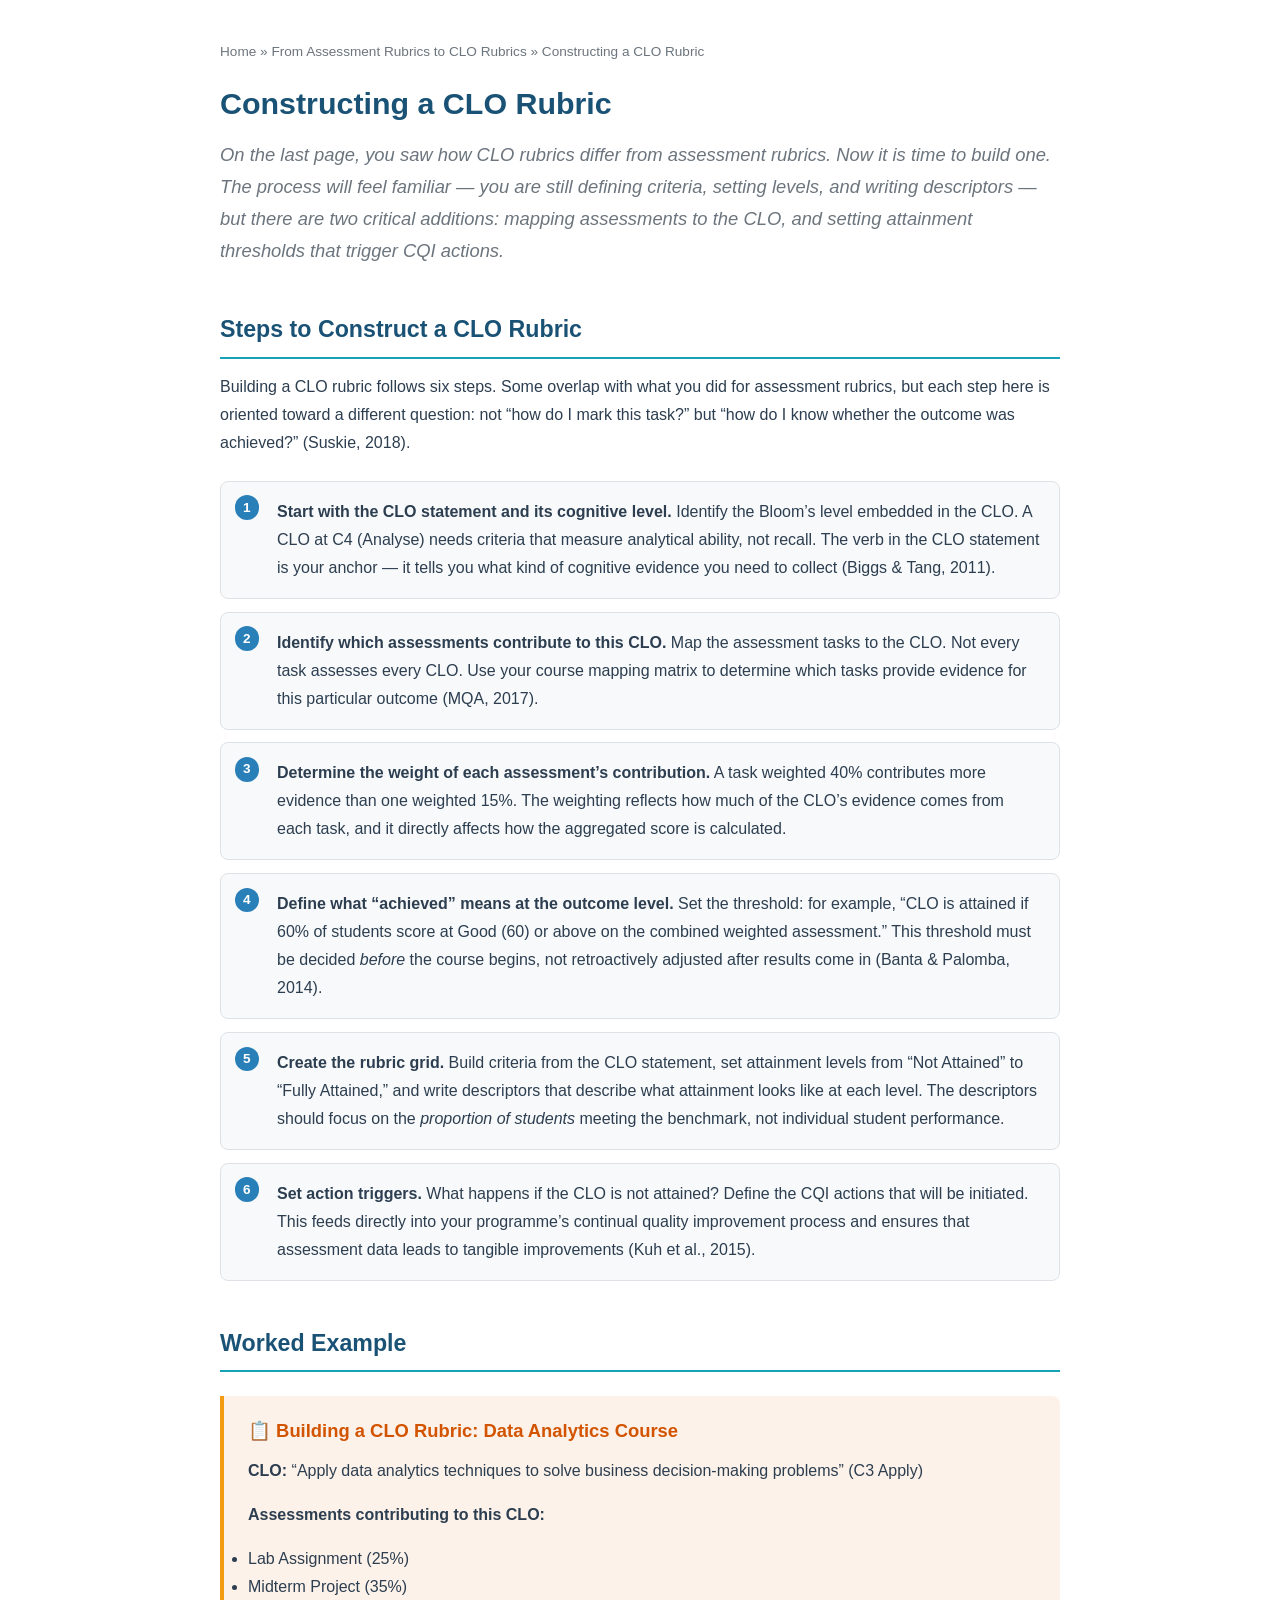
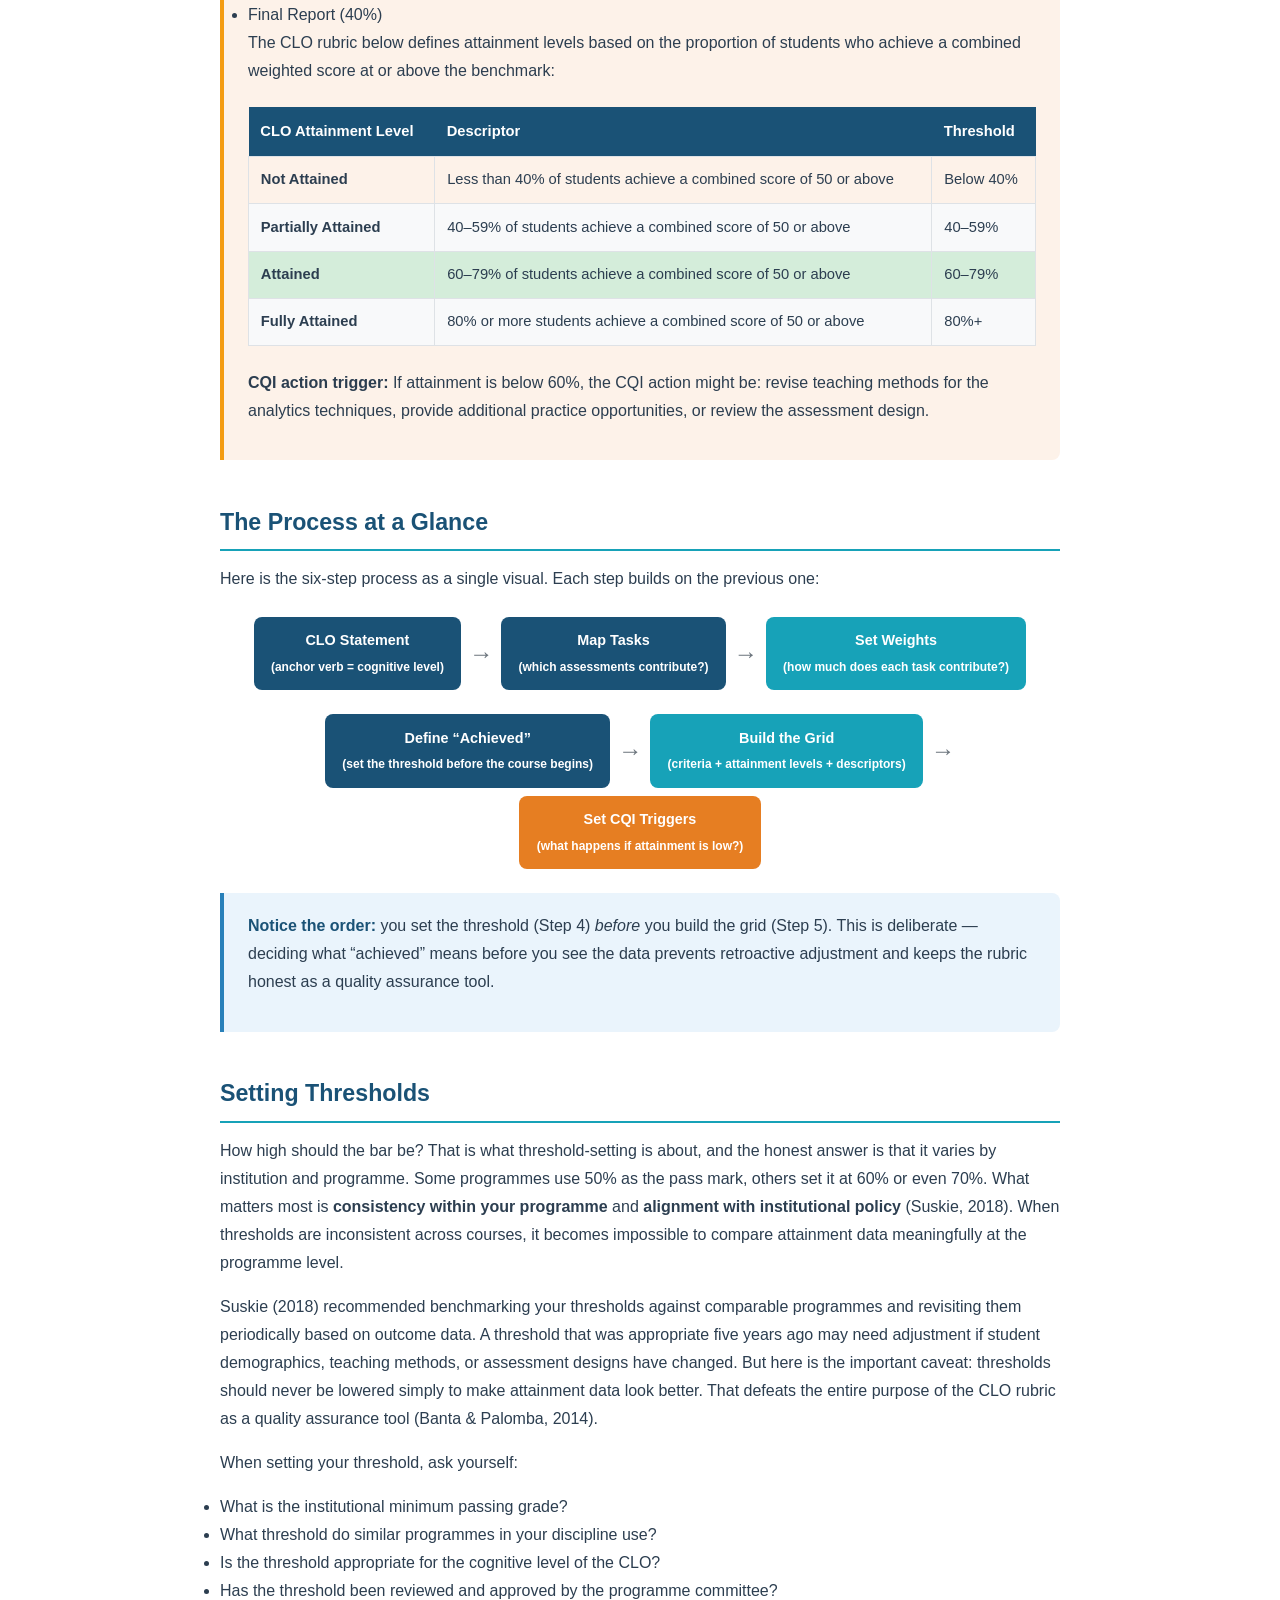
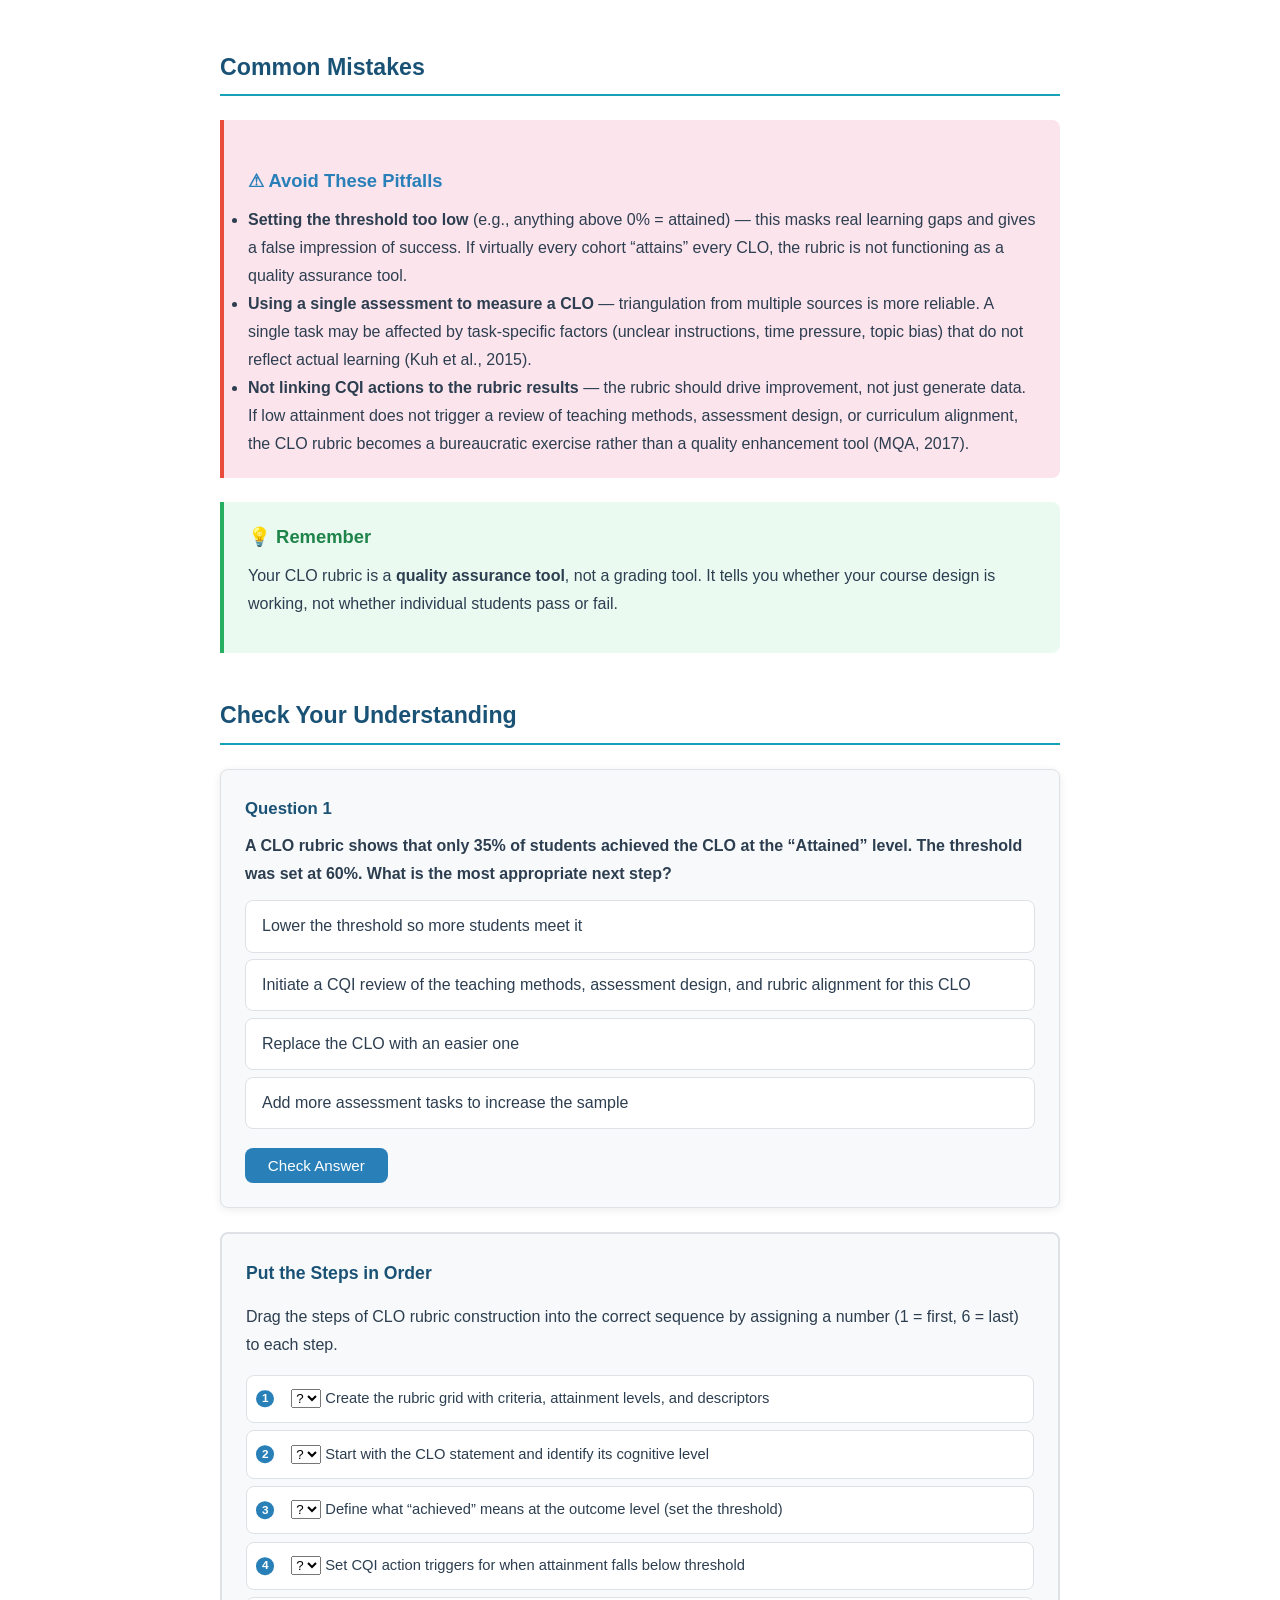
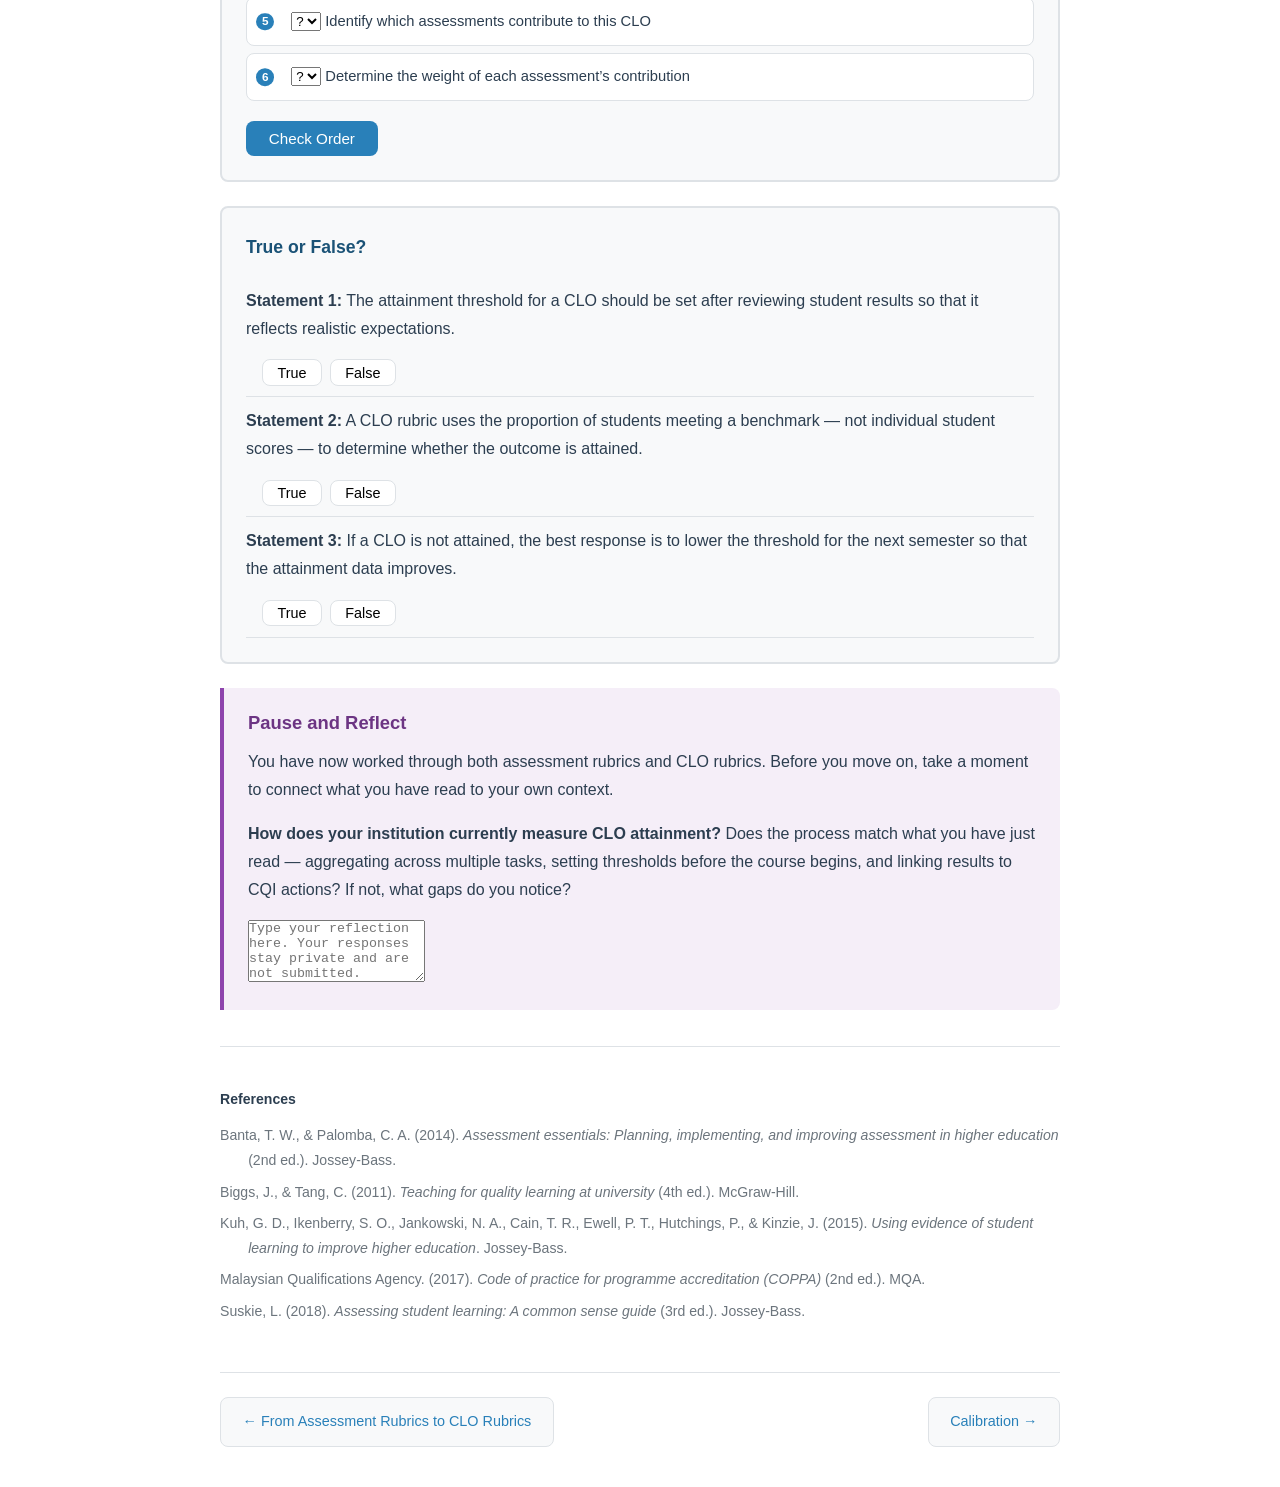
<file: 07-constructing-clo-rubric.html>
<!DOCTYPE html>
<html lang="en">
<head>
    <meta charset="UTF-8">
    <meta name="viewport" content="width=device-width, initial-scale=1.0">
    <title>Constructing a CLO Rubric</title>
    <link rel="stylesheet" href="styles.css">
</head>
<body>

    <div class="breadcrumb">
        <a href="00-homepage.html">Home</a> &raquo;
        <a href="06-clo-rubrics-differ.html">From Assessment Rubrics to CLO Rubrics</a> &raquo;
        Constructing a CLO Rubric
    </div>

    <h1>Constructing a CLO Rubric</h1>

    <p class="intro-lead">On the last page, you saw how CLO rubrics differ from assessment rubrics. Now it is time to build one. The process will feel familiar &mdash; you are still defining criteria, setting levels, and writing descriptors &mdash; but there are two critical additions: mapping assessments to the CLO, and setting attainment thresholds that trigger CQI actions.</p>

    <h2>Steps to Construct a CLO Rubric</h2>

    <p>Building a CLO rubric follows six steps. Some overlap with what you did for assessment rubrics, but each step here is oriented toward a different question: not &ldquo;how do I mark this task?&rdquo; but &ldquo;how do I know whether the outcome was achieved?&rdquo; (Suskie, 2018).</p>

    <ol class="step-list">
        <li>
            <strong>Start with the CLO statement and its cognitive level.</strong> Identify the Bloom&rsquo;s level embedded in the CLO. A CLO at C4 (Analyse) needs criteria that measure analytical ability, not recall. The verb in the CLO statement is your anchor &mdash; it tells you what kind of cognitive evidence you need to collect (Biggs &amp; Tang, 2011).
        </li>
        <li>
            <strong>Identify which assessments contribute to this CLO.</strong> Map the assessment tasks to the CLO. Not every task assesses every CLO. Use your course mapping matrix to determine which tasks provide evidence for this particular outcome (MQA, 2017).
        </li>
        <li>
            <strong>Determine the weight of each assessment&rsquo;s contribution.</strong> A task weighted 40% contributes more evidence than one weighted 15%. The weighting reflects how much of the CLO&rsquo;s evidence comes from each task, and it directly affects how the aggregated score is calculated.
        </li>
        <li>
            <strong>Define what &ldquo;achieved&rdquo; means at the outcome level.</strong> Set the threshold: for example, &ldquo;CLO is attained if 60% of students score at Good (60) or above on the combined weighted assessment.&rdquo; This threshold must be decided <em>before</em> the course begins, not retroactively adjusted after results come in (Banta &amp; Palomba, 2014).
        </li>
        <li>
            <strong>Create the rubric grid.</strong> Build criteria from the CLO statement, set attainment levels from &ldquo;Not Attained&rdquo; to &ldquo;Fully Attained,&rdquo; and write descriptors that describe what attainment looks like at each level. The descriptors should focus on the <em>proportion of students</em> meeting the benchmark, not individual student performance.
        </li>
        <li>
            <strong>Set action triggers.</strong> What happens if the CLO is not attained? Define the CQI actions that will be initiated. This feeds directly into your programme&rsquo;s continual quality improvement process and ensures that assessment data leads to tangible improvements (Kuh et al., 2015).
        </li>
    </ol>

    <h2>Worked Example</h2>

    <div class="case-box">
        <h3>&#x1F4CB; Building a CLO Rubric: Data Analytics Course</h3>
        <p><strong>CLO:</strong> &ldquo;Apply data analytics techniques to solve business decision-making problems&rdquo; (C3 Apply)</p>
        <p><strong>Assessments contributing to this CLO:</strong></p>
        <ul>
            <li>Lab Assignment (25%)</li>
            <li>Midterm Project (35%)</li>
            <li>Final Report (40%)</li>
        </ul>

        <p>The CLO rubric below defines attainment levels based on the proportion of students who achieve a combined weighted score at or above the benchmark:</p>

        <table class="rubric-table">
            <thead>
                <tr>
                    <th>CLO Attainment Level</th>
                    <th>Descriptor</th>
                    <th>Threshold</th>
                </tr>
            </thead>
            <tbody>
                <tr>
                    <td><strong>Not Attained</strong></td>
                    <td>Less than 40% of students achieve a combined score of 50 or above</td>
                    <td>Below 40%</td>
                </tr>
                <tr>
                    <td><strong>Partially Attained</strong></td>
                    <td>40&ndash;59% of students achieve a combined score of 50 or above</td>
                    <td>40&ndash;59%</td>
                </tr>
                <tr class="highlight-good">
                    <td><strong>Attained</strong></td>
                    <td>60&ndash;79% of students achieve a combined score of 50 or above</td>
                    <td>60&ndash;79%</td>
                </tr>
                <tr class="highlight-good">
                    <td><strong>Fully Attained</strong></td>
                    <td>80% or more students achieve a combined score of 50 or above</td>
                    <td>80%+</td>
                </tr>
            </tbody>
        </table>

        <p><strong>CQI action trigger:</strong> If attainment is below 60%, the CQI action might be: revise teaching methods for the analytics techniques, provide additional practice opportunities, or review the assessment design.</p>
    </div>

    <!-- Visual break: process summary diagram -->
    <h2>The Process at a Glance</h2>

    <p>Here is the six-step process as a single visual. Each step builds on the previous one:</p>

    <div class="flow-diagram">
        <div class="flow-step">CLO Statement<br><small>(anchor verb = cognitive level)</small></div>
        <div class="flow-arrow">&rarr;</div>
        <div class="flow-step">Map Tasks<br><small>(which assessments contribute?)</small></div>
        <div class="flow-arrow">&rarr;</div>
        <div class="flow-step accent">Set Weights<br><small>(how much does each task contribute?)</small></div>
    </div>
    <div class="flow-diagram" style="margin-top: 0.5em;">
        <div class="flow-step">Define &ldquo;Achieved&rdquo;<br><small>(set the threshold before the course begins)</small></div>
        <div class="flow-arrow">&rarr;</div>
        <div class="flow-step accent">Build the Grid<br><small>(criteria + attainment levels + descriptors)</small></div>
        <div class="flow-arrow">&rarr;</div>
        <div class="flow-step highlight">Set CQI Triggers<br><small>(what happens if attainment is low?)</small></div>
    </div>

    <div class="key-point">
        <p><strong>Notice the order:</strong> you set the threshold (Step 4) <em>before</em> you build the grid (Step 5). This is deliberate &mdash; deciding what &ldquo;achieved&rdquo; means before you see the data prevents retroactive adjustment and keeps the rubric honest as a quality assurance tool.</p>
    </div>

    <h2>Setting Thresholds</h2>

    <p>How high should the bar be? That is what threshold-setting is about, and the honest answer is that it varies by institution and programme. Some programmes use 50% as the pass mark, others set it at 60% or even 70%. What matters most is <strong>consistency within your programme</strong> and <strong>alignment with institutional policy</strong> (Suskie, 2018). When thresholds are inconsistent across courses, it becomes impossible to compare attainment data meaningfully at the programme level.</p>

    <p>Suskie (2018) recommended benchmarking your thresholds against comparable programmes and revisiting them periodically based on outcome data. A threshold that was appropriate five years ago may need adjustment if student demographics, teaching methods, or assessment designs have changed. But here is the important caveat: thresholds should never be lowered simply to make attainment data look better. That defeats the entire purpose of the CLO rubric as a quality assurance tool (Banta &amp; Palomba, 2014).</p>

    <p>When setting your threshold, ask yourself:</p>
    <ul>
        <li>What is the institutional minimum passing grade?</li>
        <li>What threshold do similar programmes in your discipline use?</li>
        <li>Is the threshold appropriate for the cognitive level of the CLO?</li>
        <li>Has the threshold been reviewed and approved by the programme committee?</li>
    </ul>

    <h2>Common Mistakes</h2>

    <div class="warning-box">
        <h3>&#x26A0; Avoid These Pitfalls</h3>
        <ul>
            <li><strong>Setting the threshold too low</strong> (e.g., anything above 0% = attained) &mdash; this masks real learning gaps and gives a false impression of success. If virtually every cohort &ldquo;attains&rdquo; every CLO, the rubric is not functioning as a quality assurance tool.</li>
            <li><strong>Using a single assessment to measure a CLO</strong> &mdash; triangulation from multiple sources is more reliable. A single task may be affected by task-specific factors (unclear instructions, time pressure, topic bias) that do not reflect actual learning (Kuh et al., 2015).</li>
            <li><strong>Not linking CQI actions to the rubric results</strong> &mdash; the rubric should drive improvement, not just generate data. If low attainment does not trigger a review of teaching methods, assessment design, or curriculum alignment, the CLO rubric becomes a bureaucratic exercise rather than a quality enhancement tool (MQA, 2017).</li>
        </ul>
    </div>

    <div class="strategy-box">
        <h3>&#x1F4A1; Remember</h3>
        <p>Your CLO rubric is a <strong>quality assurance tool</strong>, not a grading tool. It tells you whether your course design is working, not whether individual students pass or fail.</p>
    </div>

    <h2>Check Your Understanding</h2>

    <div class="mcq-box">
        <h3>Question 1</h3>
        <p class="mcq-question">A CLO rubric shows that only 35% of students achieved the CLO at the &ldquo;Attained&rdquo; level. The threshold was set at 60%. What is the most appropriate next step?</p>
        <ul class="mcq-options" id="q1-options">
            <li onclick="selectOption('q1', 0)">Lower the threshold so more students meet it</li>
            <li onclick="selectOption('q1', 1)">Initiate a CQI review of the teaching methods, assessment design, and rubric alignment for this CLO</li>
            <li onclick="selectOption('q1', 2)">Replace the CLO with an easier one</li>
            <li onclick="selectOption('q1', 3)">Add more assessment tasks to increase the sample</li>
        </ul>
        <button class="mcq-check-btn" onclick="checkAnswer('q1', 1)">Check Answer</button>
        <div class="mcq-feedback" id="q1-feedback">
            When attainment falls below the threshold, the appropriate response is a CQI review. Lowering the threshold without investigating the cause would mask the underlying problem.
        </div>
    </div>

    <!-- Ordering Quiz: CLO Rubric Construction Steps -->
    <div class="order-box" id="order-clo-steps">
        <h3>Put the Steps in Order</h3>
        <p style="margin-bottom: 1em;">Drag the steps of CLO rubric construction into the correct sequence by assigning a number (1 = first, 6 = last) to each step.</p>
        <ul class="order-list" id="order-clo-list">
            <li class="order-item">
                <select class="order-select" data-correct="5">
                    <option value="">?</option>
                    <option value="1">1</option>
                    <option value="2">2</option>
                    <option value="3">3</option>
                    <option value="4">4</option>
                    <option value="5">5</option>
                    <option value="6">6</option>
                </select>
                <span class="order-text">Create the rubric grid with criteria, attainment levels, and descriptors</span>
            </li>
            <li class="order-item">
                <select class="order-select" data-correct="1">
                    <option value="">?</option>
                    <option value="1">1</option>
                    <option value="2">2</option>
                    <option value="3">3</option>
                    <option value="4">4</option>
                    <option value="5">5</option>
                    <option value="6">6</option>
                </select>
                <span class="order-text">Start with the CLO statement and identify its cognitive level</span>
            </li>
            <li class="order-item">
                <select class="order-select" data-correct="4">
                    <option value="">?</option>
                    <option value="1">1</option>
                    <option value="2">2</option>
                    <option value="3">3</option>
                    <option value="4">4</option>
                    <option value="5">5</option>
                    <option value="6">6</option>
                </select>
                <span class="order-text">Define what &ldquo;achieved&rdquo; means at the outcome level (set the threshold)</span>
            </li>
            <li class="order-item">
                <select class="order-select" data-correct="6">
                    <option value="">?</option>
                    <option value="1">1</option>
                    <option value="2">2</option>
                    <option value="3">3</option>
                    <option value="4">4</option>
                    <option value="5">5</option>
                    <option value="6">6</option>
                </select>
                <span class="order-text">Set CQI action triggers for when attainment falls below threshold</span>
            </li>
            <li class="order-item">
                <select class="order-select" data-correct="2">
                    <option value="">?</option>
                    <option value="1">1</option>
                    <option value="2">2</option>
                    <option value="3">3</option>
                    <option value="4">4</option>
                    <option value="5">5</option>
                    <option value="6">6</option>
                </select>
                <span class="order-text">Identify which assessments contribute to this CLO</span>
            </li>
            <li class="order-item">
                <select class="order-select" data-correct="3">
                    <option value="">?</option>
                    <option value="1">1</option>
                    <option value="2">2</option>
                    <option value="3">3</option>
                    <option value="4">4</option>
                    <option value="5">5</option>
                    <option value="6">6</option>
                </select>
                <span class="order-text">Determine the weight of each assessment&rsquo;s contribution</span>
            </li>
        </ul>
        <button class="mcq-check-btn" onclick="checkOrder('order-clo-list', 'order-clo-feedback')">Check Order</button>
        <div class="mcq-feedback" id="order-clo-feedback"></div>
    </div>

    <!-- True/False Quiz: CLO Rubric Construction -->
    <div class="tf-box" id="tf-clo-construction">
        <h3>True or False?</h3>

        <div class="tf-statement" id="tf-clo-1">
            <p><strong>Statement 1:</strong> The attainment threshold for a CLO should be set after reviewing student results so that it reflects realistic expectations.</p>
            <span class="tf-btns">
                <button class="tf-btn" onclick="checkTF('tf-clo-1', this, 'true', 'false')">True</button>
                <button class="tf-btn" onclick="checkTF('tf-clo-1', this, 'false', 'false')">False</button>
            </span>
        </div>
        <div class="tf-feedback" id="tf-clo-1-feedback"></div>

        <div class="tf-statement" id="tf-clo-2">
            <p><strong>Statement 2:</strong> A CLO rubric uses the proportion of students meeting a benchmark &mdash; not individual student scores &mdash; to determine whether the outcome is attained.</p>
            <span class="tf-btns">
                <button class="tf-btn" onclick="checkTF('tf-clo-2', this, 'true', 'true')">True</button>
                <button class="tf-btn" onclick="checkTF('tf-clo-2', this, 'false', 'true')">False</button>
            </span>
        </div>
        <div class="tf-feedback" id="tf-clo-2-feedback"></div>

        <div class="tf-statement" id="tf-clo-3">
            <p><strong>Statement 3:</strong> If a CLO is not attained, the best response is to lower the threshold for the next semester so that the attainment data improves.</p>
            <span class="tf-btns">
                <button class="tf-btn" onclick="checkTF('tf-clo-3', this, 'true', 'false')">True</button>
                <button class="tf-btn" onclick="checkTF('tf-clo-3', this, 'false', 'false')">False</button>
            </span>
        </div>
        <div class="tf-feedback" id="tf-clo-3-feedback"></div>
    </div>

    <!-- Mid-Course Reflection -->
    <div class="reflection-box">
        <h3>Pause and Reflect</h3>
        <p>You have now worked through both assessment rubrics and CLO rubrics. Before you move on, take a moment to connect what you have read to your own context.</p>
        <p><strong>How does your institution currently measure CLO attainment?</strong> Does the process match what you have just read &mdash; aggregating across multiple tasks, setting thresholds before the course begins, and linking results to CQI actions? If not, what gaps do you notice?</p>
        <textarea rows="4" placeholder="Type your reflection here. Your responses stay private and are not submitted."></textarea>
    </div>

    <div class="references">
        <h3>References</h3>
        <p>Banta, T. W., &amp; Palomba, C. A. (2014). <em>Assessment essentials: Planning, implementing, and improving assessment in higher education</em> (2nd ed.). Jossey-Bass.</p>
        <p>Biggs, J., &amp; Tang, C. (2011). <em>Teaching for quality learning at university</em> (4th ed.). McGraw-Hill.</p>
        <p>Kuh, G. D., Ikenberry, S. O., Jankowski, N. A., Cain, T. R., Ewell, P. T., Hutchings, P., &amp; Kinzie, J. (2015). <em>Using evidence of student learning to improve higher education</em>. Jossey-Bass.</p>
        <p>Malaysian Qualifications Agency. (2017). <em>Code of practice for programme accreditation (COPPA)</em> (2nd ed.). MQA.</p>
        <p>Suskie, L. (2018). <em>Assessing student learning: A common sense guide</em> (3rd ed.). Jossey-Bass.</p>
    </div>

    <div class="page-nav">
        <a href="06-clo-rubrics-differ.html">&larr; From Assessment Rubrics to CLO Rubrics</a>
        <a href="08-calibration.html">Calibration &rarr;</a>
    </div>

    <script>
    var selectedOptions = {};

    function selectOption(questionId, optionIndex) {
        var options = document.getElementById(questionId + '-options').children;
        for (var i = 0; i < options.length; i++) {
            options[i].classList.remove('selected');
        }
        options[optionIndex].classList.add('selected');
        selectedOptions[questionId] = optionIndex;
    }

    function checkAnswer(questionId, correctIndex) {
        if (selectedOptions[questionId] === undefined) {
            alert('Please select an answer first.');
            return;
        }
        var options = document.getElementById(questionId + '-options').children;
        var feedback = document.getElementById(questionId + '-feedback');
        var selectedIndex = selectedOptions[questionId];

        for (var i = 0; i < options.length; i++) {
            options[i].classList.remove('selected');
            options[i].style.pointerEvents = 'none';
        }

        options[correctIndex].classList.add('correct');

        if (selectedIndex === correctIndex) {
            feedback.className = 'mcq-feedback show correct-fb';
        } else {
            options[selectedIndex].classList.add('incorrect');
            feedback.className = 'mcq-feedback show incorrect-fb';
        }
    }

    /* Ordering quiz */
    function checkOrder(listId, feedbackId) {
        var selects = document.querySelectorAll('#' + listId + ' .order-select');
        var feedback = document.getElementById(feedbackId);
        var values = [];
        var allFilled = true;

        for (var i = 0; i < selects.length; i++) {
            if (selects[i].value === '') {
                allFilled = false;
                break;
            }
            values.push(parseInt(selects[i].value));
        }

        if (!allFilled) {
            feedback.textContent = 'Please assign a number to every step before checking.';
            feedback.className = 'mcq-feedback show incorrect-fb';
            return;
        }

        /* Check for duplicates */
        var seen = {};
        var hasDuplicates = false;
        for (var i = 0; i < values.length; i++) {
            if (seen[values[i]]) {
                hasDuplicates = true;
                break;
            }
            seen[values[i]] = true;
        }

        if (hasDuplicates) {
            feedback.textContent = 'Each step needs a unique number (1\u20136). You have used the same number more than once.';
            feedback.className = 'mcq-feedback show incorrect-fb';
            return;
        }

        var allCorrect = true;
        for (var i = 0; i < selects.length; i++) {
            var correct = parseInt(selects[i].getAttribute('data-correct'));
            var chosen = parseInt(selects[i].value);
            var item = selects[i].closest('.order-item');
            item.classList.remove('correct', 'incorrect');
            if (chosen === correct) {
                item.classList.add('correct');
            } else {
                item.classList.add('incorrect');
                allCorrect = false;
            }
        }

        if (allCorrect) {
            feedback.textContent = 'All correct! The six steps build sequentially from the CLO statement through to CQI action triggers.';
            feedback.className = 'mcq-feedback show correct-fb';
        } else {
            feedback.textContent = 'Not quite right. Steps highlighted in green are correct. The correct order is: (1) Start with CLO statement, (2) Identify contributing assessments, (3) Determine weights, (4) Define \u201Cachieved\u201D threshold, (5) Create rubric grid, (6) Set CQI action triggers.';
            feedback.className = 'mcq-feedback show incorrect-fb';
        }
    }

    /* True/False quiz */
    function checkTF(statementId, btnEl, chosen, correct) {
        var feedbackEl = document.getElementById(statementId + '-feedback');
        var btns = document.querySelectorAll('#' + statementId + ' .tf-btn');

        /* Disable buttons after answering */
        for (var i = 0; i < btns.length; i++) {
            btns[i].disabled = true;
            btns[i].classList.remove('tf-correct', 'tf-incorrect');
        }

        var feedbackMessages = {
            'tf-clo-1': 'Correct! Thresholds must be set before the course begins. Setting them after seeing results is retroactive adjustment and undermines the rubric as a quality assurance tool.',
            'tf-clo-2': 'Correct! CLO rubrics operate at the cohort level \u2014 they measure what proportion of students meet the benchmark, not whether any single student passes.',
            'tf-clo-3': 'Correct! Lowering the threshold to improve attainment data defeats the purpose of the CLO rubric. The appropriate response is a CQI review of teaching methods, assessment design, and curriculum alignment.'
        };

        if (chosen === correct) {
            btnEl.classList.add('tf-correct');
            feedbackEl.textContent = feedbackMessages[statementId] || 'Correct!';
            feedbackEl.className = 'tf-feedback show correct-fb';
        } else {
            btnEl.classList.add('tf-incorrect');
            /* Highlight the correct button */
            var correctIndex = (correct === 'true') ? 0 : 1;
            btns[correctIndex].classList.add('tf-correct');
            var wrongMessages = {
                'tf-clo-1': 'Not quite. Thresholds must be set before the course begins \u2014 adjusting them after seeing results is retroactive and undermines the rubric\u2019s integrity.',
                'tf-clo-2': 'Not quite. CLO rubrics measure the proportion of students meeting a benchmark at the cohort level, not individual student performance.',
                'tf-clo-3': 'Not quite. Lowering the threshold masks the real problem. The correct response is a CQI review to address why attainment was low.'
            };
            feedbackEl.textContent = wrongMessages[statementId] || 'Not quite.';
            feedbackEl.className = 'tf-feedback show incorrect-fb';
        }
    }
    </script>

</body>
</html>
</file>
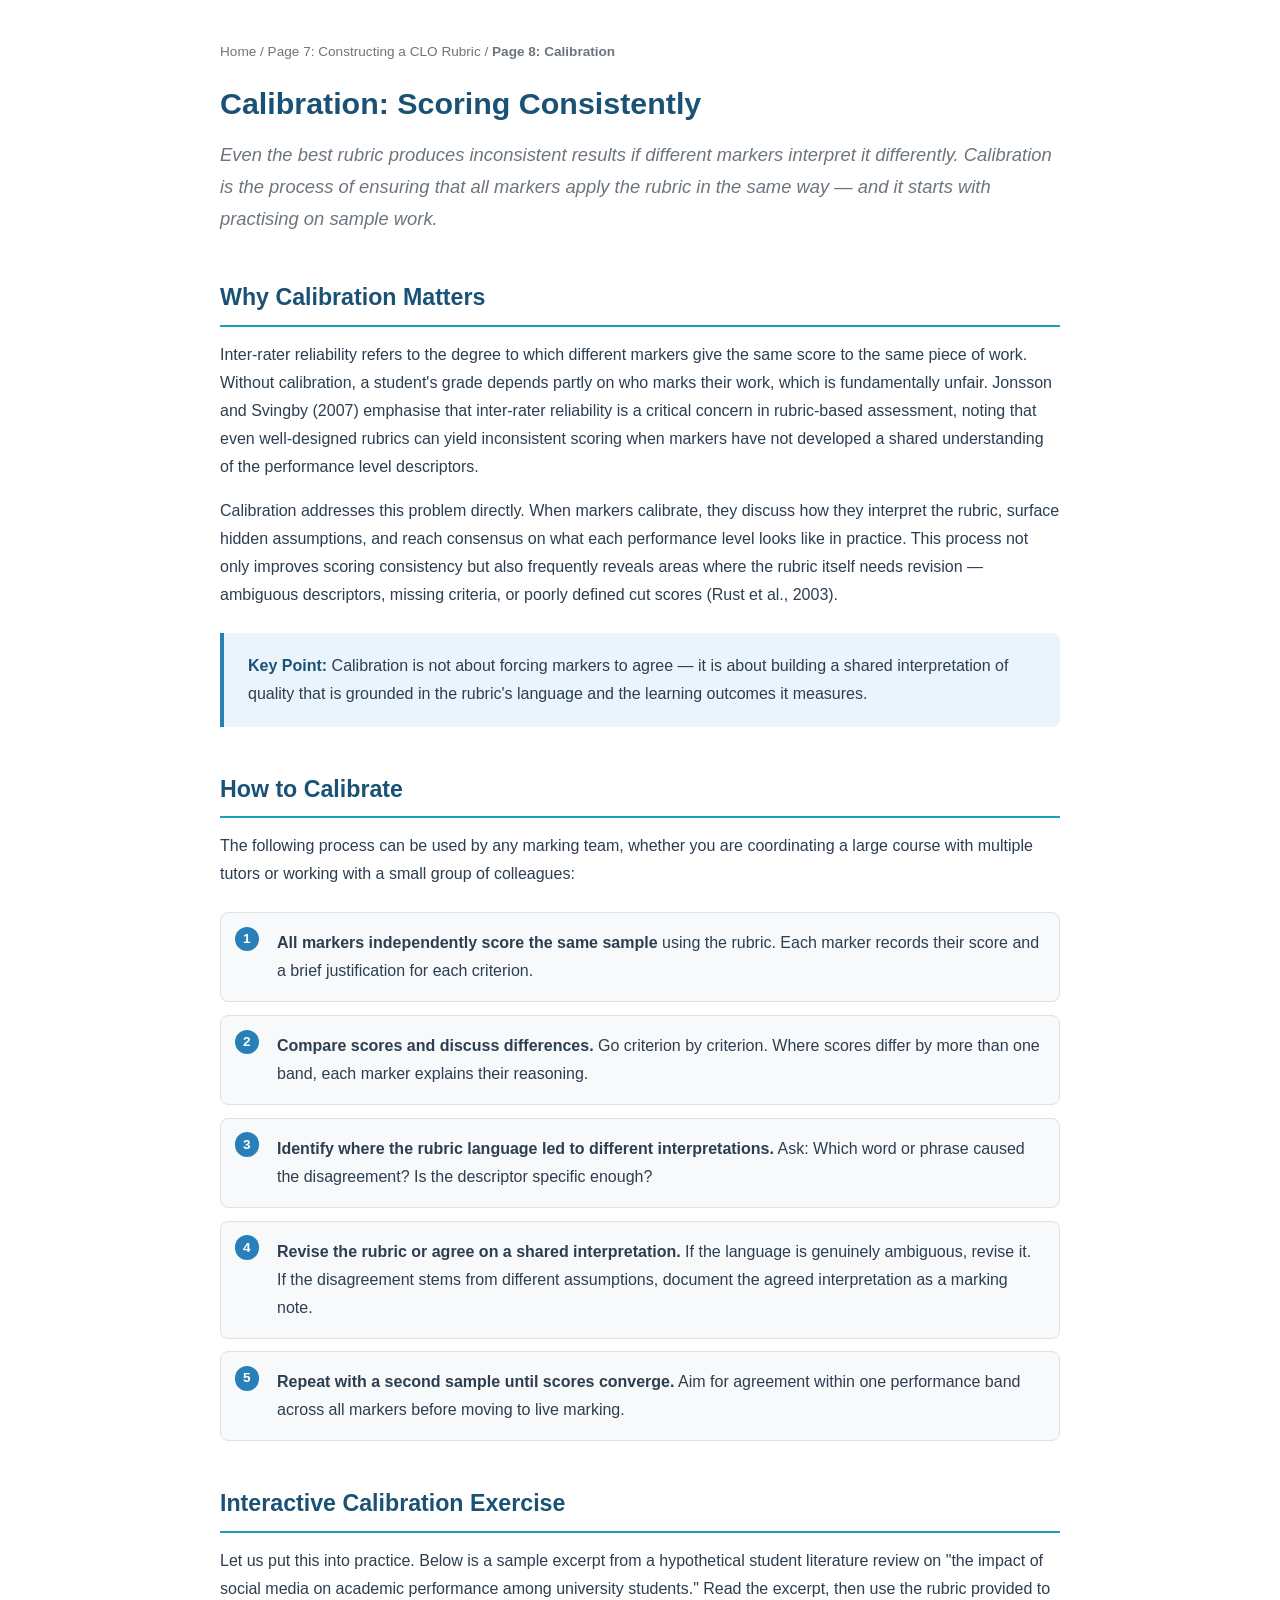
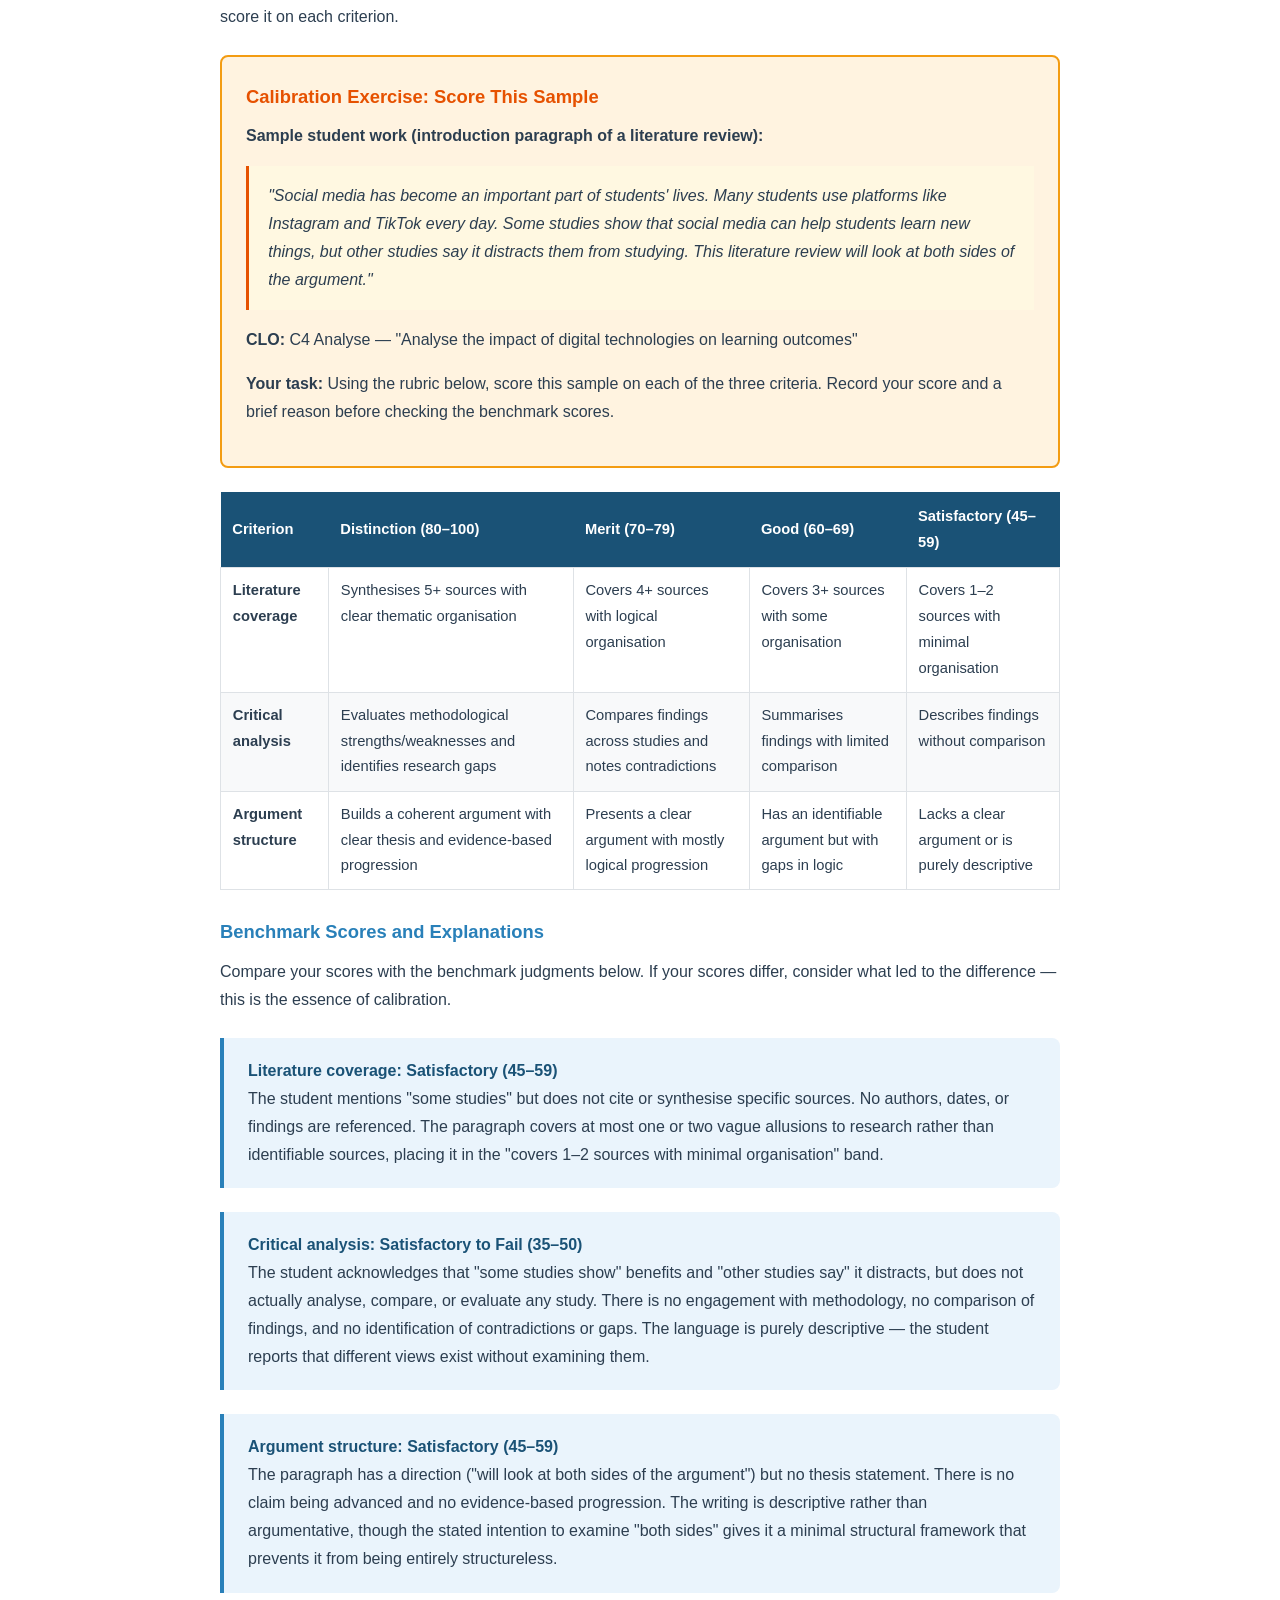
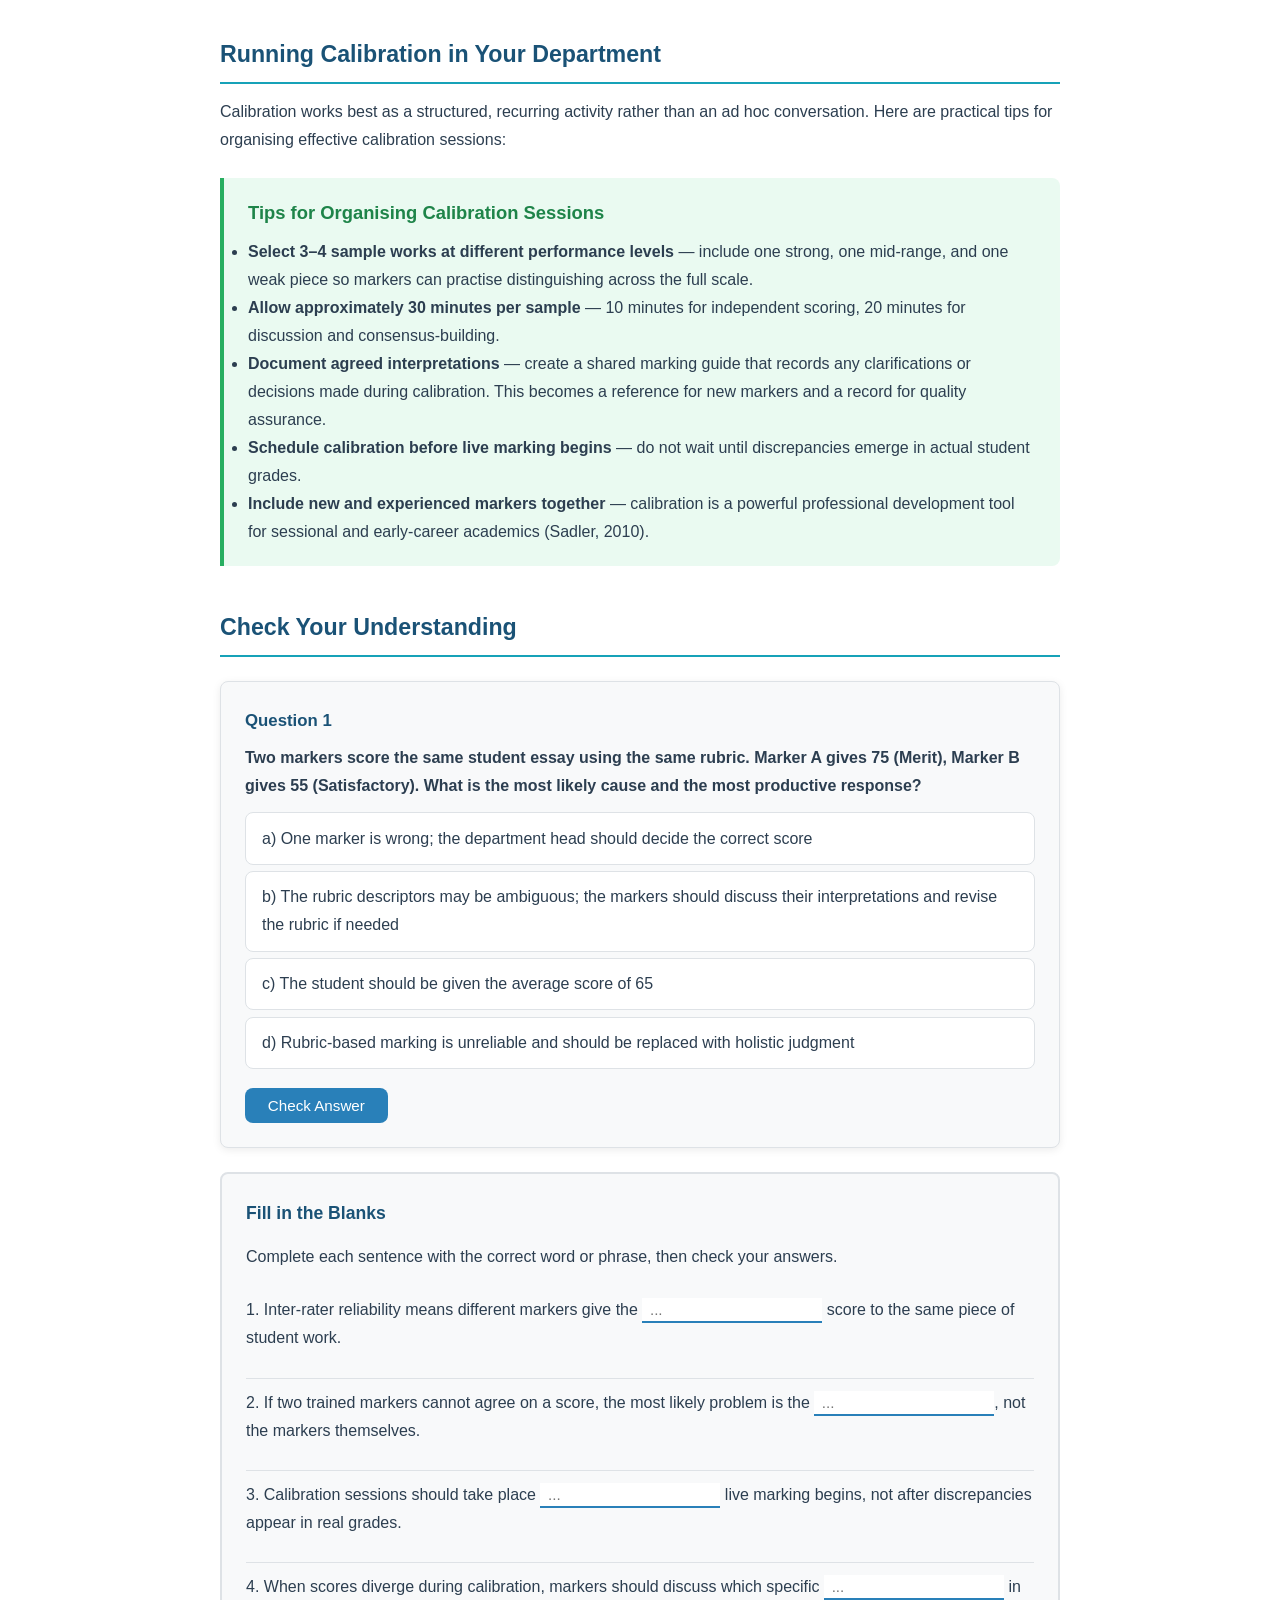
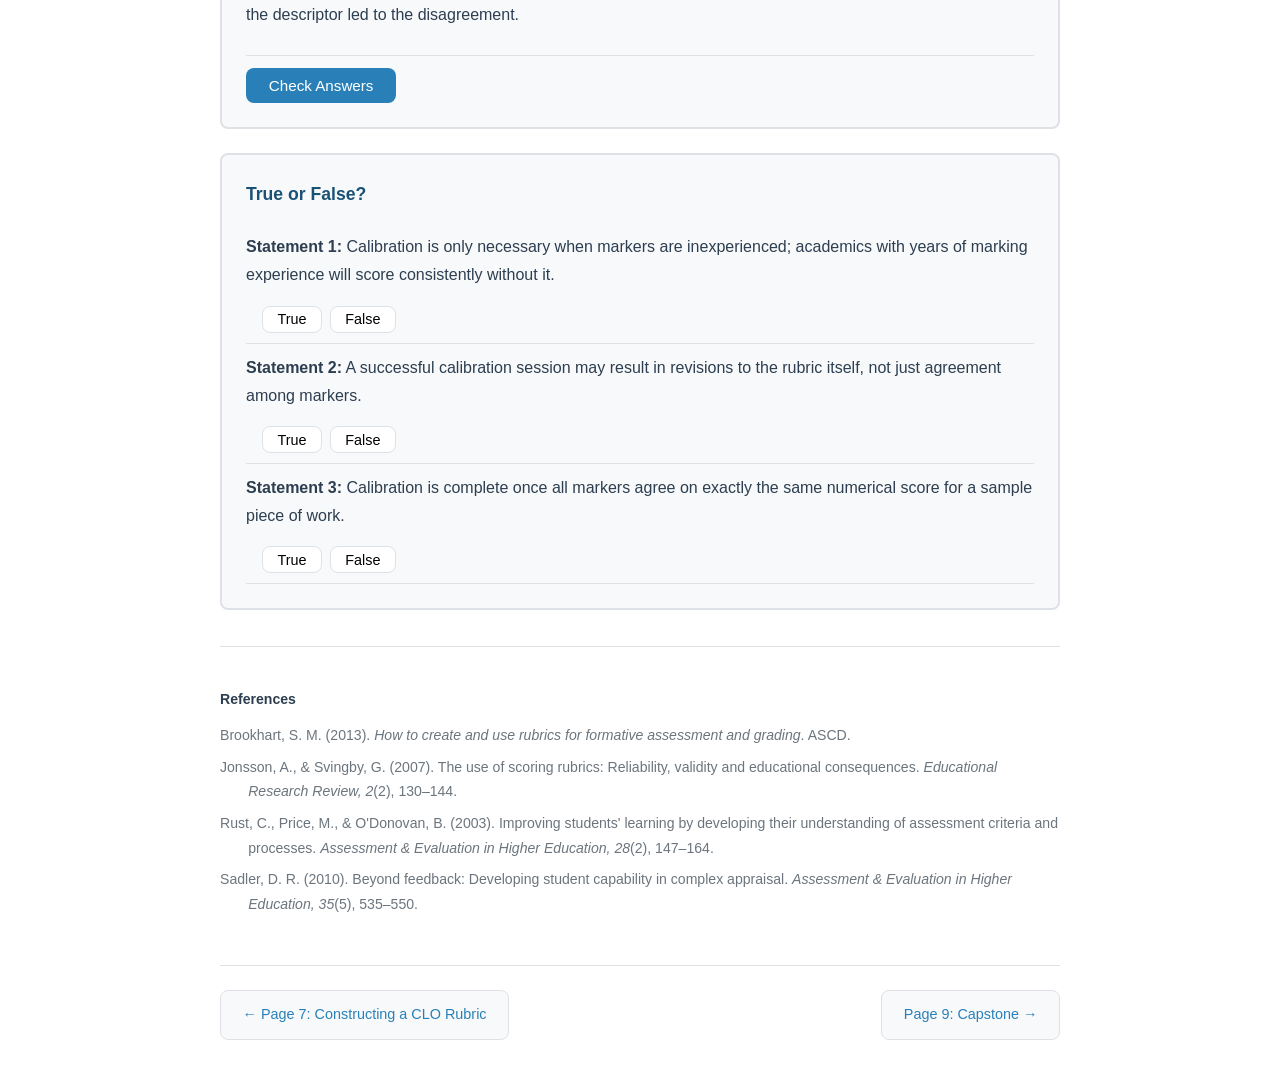
<file: 08-calibration.html>
<!DOCTYPE html>
<html lang="en">
<head>
  <meta charset="UTF-8">
  <meta name="viewport" content="width=device-width, initial-scale=1.0">
  <title>Calibration: Scoring Consistently | Rubric Development Workshop</title>
  <link rel="stylesheet" href="styles.css">
</head>
<body>

  <nav class="breadcrumb">
    <a href="00-homepage.html">Home</a> / <a href="07-constructing-clo-rubric.html">Page 7: Constructing a CLO Rubric</a> / <strong>Page 8: Calibration</strong>
  </nav>

  <h1>Calibration: Scoring Consistently</h1>

  <p class="intro-lead">Even the best rubric produces inconsistent results if different markers interpret it differently. Calibration is the process of ensuring that all markers apply the rubric in the same way — and it starts with practising on sample work.</p>

  <!-- Why calibration matters -->
  <h2>Why Calibration Matters</h2>

  <p>Inter-rater reliability refers to the degree to which different markers give the same score to the same piece of work. Without calibration, a student's grade depends partly on who marks their work, which is fundamentally unfair. Jonsson and Svingby (2007) emphasise that inter-rater reliability is a critical concern in rubric-based assessment, noting that even well-designed rubrics can yield inconsistent scoring when markers have not developed a shared understanding of the performance level descriptors.</p>

  <p>Calibration addresses this problem directly. When markers calibrate, they discuss how they interpret the rubric, surface hidden assumptions, and reach consensus on what each performance level looks like in practice. This process not only improves scoring consistency but also frequently reveals areas where the rubric itself needs revision — ambiguous descriptors, missing criteria, or poorly defined cut scores (Rust et al., 2003).</p>

  <div class="key-point">
    <strong>Key Point:</strong> Calibration is not about forcing markers to agree — it is about building a shared interpretation of quality that is grounded in the rubric's language and the learning outcomes it measures.
  </div>

  <!-- How to calibrate -->
  <h2>How to Calibrate</h2>

  <p>The following process can be used by any marking team, whether you are coordinating a large course with multiple tutors or working with a small group of colleagues:</p>

  <ol class="step-list">
    <li><strong>All markers independently score the same sample</strong> using the rubric. Each marker records their score and a brief justification for each criterion.</li>
    <li><strong>Compare scores and discuss differences.</strong> Go criterion by criterion. Where scores differ by more than one band, each marker explains their reasoning.</li>
    <li><strong>Identify where the rubric language led to different interpretations.</strong> Ask: Which word or phrase caused the disagreement? Is the descriptor specific enough?</li>
    <li><strong>Revise the rubric or agree on a shared interpretation.</strong> If the language is genuinely ambiguous, revise it. If the disagreement stems from different assumptions, document the agreed interpretation as a marking note.</li>
    <li><strong>Repeat with a second sample until scores converge.</strong> Aim for agreement within one performance band across all markers before moving to live marking.</li>
  </ol>

  <!-- Interactive Calibration Exercise -->
  <h2>Interactive Calibration Exercise</h2>

  <p>Let us put this into practice. Below is a sample excerpt from a hypothetical student literature review on "the impact of social media on academic performance among university students." Read the excerpt, then use the rubric provided to score it on each criterion.</p>

  <div class="activity-box">
    <h3>Calibration Exercise: Score This Sample</h3>
    <p><strong>Sample student work (introduction paragraph of a literature review):</strong></p>
    <blockquote style="border-left: 3px solid #e65100; padding: 1em 1.2em; margin: 1em 0; background: #fff8e1; font-style: italic;">
      "Social media has become an important part of students' lives. Many students use platforms like Instagram and TikTok every day. Some studies show that social media can help students learn new things, but other studies say it distracts them from studying. This literature review will look at both sides of the argument."
    </blockquote>

    <p><strong>CLO:</strong> C4 Analyse — "Analyse the impact of digital technologies on learning outcomes"</p>

    <p><strong>Your task:</strong> Using the rubric below, score this sample on each of the three criteria. Record your score and a brief reason before checking the benchmark scores.</p>
  </div>

  <table class="rubric-table">
    <thead>
      <tr>
        <th>Criterion</th>
        <th>Distinction (80–100)</th>
        <th>Merit (70–79)</th>
        <th>Good (60–69)</th>
        <th>Satisfactory (45–59)</th>
      </tr>
    </thead>
    <tbody>
      <tr>
        <td><strong>Literature coverage</strong></td>
        <td>Synthesises 5+ sources with clear thematic organisation</td>
        <td>Covers 4+ sources with logical organisation</td>
        <td>Covers 3+ sources with some organisation</td>
        <td>Covers 1–2 sources with minimal organisation</td>
      </tr>
      <tr>
        <td><strong>Critical analysis</strong></td>
        <td>Evaluates methodological strengths/weaknesses and identifies research gaps</td>
        <td>Compares findings across studies and notes contradictions</td>
        <td>Summarises findings with limited comparison</td>
        <td>Describes findings without comparison</td>
      </tr>
      <tr>
        <td><strong>Argument structure</strong></td>
        <td>Builds a coherent argument with clear thesis and evidence-based progression</td>
        <td>Presents a clear argument with mostly logical progression</td>
        <td>Has an identifiable argument but with gaps in logic</td>
        <td>Lacks a clear argument or is purely descriptive</td>
      </tr>
    </tbody>
  </table>

  <h3>Benchmark Scores and Explanations</h3>

  <p>Compare your scores with the benchmark judgments below. If your scores differ, consider what led to the difference — this is the essence of calibration.</p>

  <div class="key-point">
    <strong>Literature coverage: Satisfactory (45–59)</strong><br>
    The student mentions "some studies" but does not cite or synthesise specific sources. No authors, dates, or findings are referenced. The paragraph covers at most one or two vague allusions to research rather than identifiable sources, placing it in the "covers 1–2 sources with minimal organisation" band.
  </div>

  <div class="key-point">
    <strong>Critical analysis: Satisfactory to Fail (35–50)</strong><br>
    The student acknowledges that "some studies show" benefits and "other studies say" it distracts, but does not actually analyse, compare, or evaluate any study. There is no engagement with methodology, no comparison of findings, and no identification of contradictions or gaps. The language is purely descriptive — the student reports that different views exist without examining them.
  </div>

  <div class="key-point">
    <strong>Argument structure: Satisfactory (45–59)</strong><br>
    The paragraph has a direction ("will look at both sides of the argument") but no thesis statement. There is no claim being advanced and no evidence-based progression. The writing is descriptive rather than argumentative, though the stated intention to examine "both sides" gives it a minimal structural framework that prevents it from being entirely structureless.
  </div>

  <!-- Running calibration in your department -->
  <h2>Running Calibration in Your Department</h2>

  <p>Calibration works best as a structured, recurring activity rather than an ad hoc conversation. Here are practical tips for organising effective calibration sessions:</p>

  <div class="strategy-box">
    <h3>Tips for Organising Calibration Sessions</h3>
    <ul>
      <li><strong>Select 3–4 sample works at different performance levels</strong> — include one strong, one mid-range, and one weak piece so markers can practise distinguishing across the full scale.</li>
      <li><strong>Allow approximately 30 minutes per sample</strong> — 10 minutes for independent scoring, 20 minutes for discussion and consensus-building.</li>
      <li><strong>Document agreed interpretations</strong> — create a shared marking guide that records any clarifications or decisions made during calibration. This becomes a reference for new markers and a record for quality assurance.</li>
      <li><strong>Schedule calibration before live marking begins</strong> — do not wait until discrepancies emerge in actual student grades.</li>
      <li><strong>Include new and experienced markers together</strong> — calibration is a powerful professional development tool for sessional and early-career academics (Sadler, 2010).</li>
    </ul>
  </div>

  <!-- MCQ Quiz -->
  <h2>Check Your Understanding</h2>

  <div class="mcq-box">
    <h3>Question 1</h3>
    <p class="mcq-question">Two markers score the same student essay using the same rubric. Marker A gives 75 (Merit), Marker B gives 55 (Satisfactory). What is the most likely cause and the most productive response?</p>
    <ul class="mcq-options" id="mcq1">
      <li onclick="selectOption('mcq1', this, 'a')">a) One marker is wrong; the department head should decide the correct score</li>
      <li onclick="selectOption('mcq1', this, 'b')">b) The rubric descriptors may be ambiguous; the markers should discuss their interpretations and revise the rubric if needed</li>
      <li onclick="selectOption('mcq1', this, 'c')">c) The student should be given the average score of 65</li>
      <li onclick="selectOption('mcq1', this, 'd')">d) Rubric-based marking is unreliable and should be replaced with holistic judgment</li>
    </ul>
    <button class="mcq-check-btn" onclick="checkAnswer('mcq1', 'b')">Check Answer</button>
    <div class="mcq-feedback" id="mcq1-feedback"></div>
  </div>

  <!-- Fill-in-the-Blank Quiz: Calibration -->
  <div class="fib-box" id="fib-calibration">
    <h3>Fill in the Blanks</h3>
    <p style="margin-bottom: 1em;">Complete each sentence with the correct word or phrase, then check your answers.</p>

    <div class="fib-item" id="fib-cal-1">
      <p>1. Inter-rater reliability means different markers give the <input type="text" class="fib-input" id="fib-cal-1-input" placeholder="..." autocomplete="off"> score to the same piece of student work.</p>
      <span class="fib-answer" data-answer="same"></span>
    </div>

    <div class="fib-item" id="fib-cal-2">
      <p>2. If two trained markers cannot agree on a score, the most likely problem is the <input type="text" class="fib-input" id="fib-cal-2-input" placeholder="..." autocomplete="off">, not the markers themselves.</p>
      <span class="fib-answer" data-answer="rubric"></span>
    </div>

    <div class="fib-item" id="fib-cal-3">
      <p>3. Calibration sessions should take place <input type="text" class="fib-input" id="fib-cal-3-input" placeholder="..." autocomplete="off"> live marking begins, not after discrepancies appear in real grades.</p>
      <span class="fib-answer" data-answer="before"></span>
    </div>

    <div class="fib-item" id="fib-cal-4">
      <p>4. When scores diverge during calibration, markers should discuss which specific <input type="text" class="fib-input" id="fib-cal-4-input" placeholder="..." autocomplete="off"> in the descriptor led to the disagreement.</p>
      <span class="fib-answer" data-answer="word,phrase,language,term,words"></span>
    </div>

    <button class="mcq-check-btn" onclick="checkFIB('fib-calibration', 'fib-cal-feedback')">Check Answers</button>
    <div class="mcq-feedback" id="fib-cal-feedback"></div>
  </div>

  <!-- True/False Quiz: Calibration -->
  <div class="tf-box" id="tf-calibration">
    <h3>True or False?</h3>

    <div class="tf-statement" id="tf-cal-1">
      <p><strong>Statement 1:</strong> Calibration is only necessary when markers are inexperienced; academics with years of marking experience will score consistently without it.</p>
      <span class="tf-btns">
        <button class="tf-btn" onclick="checkTFCal('tf-cal-1', this, 'true', 'false')">True</button>
        <button class="tf-btn" onclick="checkTFCal('tf-cal-1', this, 'false', 'false')">False</button>
      </span>
    </div>
    <div class="tf-feedback" id="tf-cal-1-feedback"></div>

    <div class="tf-statement" id="tf-cal-2">
      <p><strong>Statement 2:</strong> A successful calibration session may result in revisions to the rubric itself, not just agreement among markers.</p>
      <span class="tf-btns">
        <button class="tf-btn" onclick="checkTFCal('tf-cal-2', this, 'true', 'true')">True</button>
        <button class="tf-btn" onclick="checkTFCal('tf-cal-2', this, 'false', 'true')">False</button>
      </span>
    </div>
    <div class="tf-feedback" id="tf-cal-2-feedback"></div>

    <div class="tf-statement" id="tf-cal-3">
      <p><strong>Statement 3:</strong> Calibration is complete once all markers agree on exactly the same numerical score for a sample piece of work.</p>
      <span class="tf-btns">
        <button class="tf-btn" onclick="checkTFCal('tf-cal-3', this, 'true', 'false')">True</button>
        <button class="tf-btn" onclick="checkTFCal('tf-cal-3', this, 'false', 'false')">False</button>
      </span>
    </div>
    <div class="tf-feedback" id="tf-cal-3-feedback"></div>
  </div>

  <!-- References -->
  <div class="references">
    <h3>References</h3>
    <p>Brookhart, S. M. (2013). <em>How to create and use rubrics for formative assessment and grading</em>. ASCD.</p>
    <p>Jonsson, A., &amp; Svingby, G. (2007). The use of scoring rubrics: Reliability, validity and educational consequences. <em>Educational Research Review, 2</em>(2), 130&ndash;144.</p>
    <p>Rust, C., Price, M., &amp; O'Donovan, B. (2003). Improving students' learning by developing their understanding of assessment criteria and processes. <em>Assessment &amp; Evaluation in Higher Education, 28</em>(2), 147–164.</p>
    <p>Sadler, D. R. (2010). Beyond feedback: Developing student capability in complex appraisal. <em>Assessment &amp; Evaluation in Higher Education, 35</em>(5), 535–550.</p>
  </div>

  <!-- Page navigation -->
  <nav class="page-nav">
    <a href="07-constructing-clo-rubric.html">&larr; Page 7: Constructing a CLO Rubric</a>
    <a href="09-capstone.html">Page 9: Capstone &rarr;</a>
  </nav>

  <script>
    function selectOption(qId, el, value) {
      var options = document.querySelectorAll('#' + qId + ' li');
      options.forEach(function(opt) { opt.classList.remove('selected', 'correct', 'incorrect'); });
      el.classList.add('selected');
      el.setAttribute('data-value', value);
      var fb = document.getElementById(qId + '-feedback');
      fb.className = 'mcq-feedback';
      fb.textContent = '';
    }

    function checkAnswer(qId, correctValue) {
      var selected = document.querySelector('#' + qId + ' li.selected');
      var fb = document.getElementById(qId + '-feedback');
      if (!selected) {
        fb.textContent = 'Please select an answer first.';
        fb.className = 'mcq-feedback show incorrect-fb';
        return;
      }
      var chosen = selected.getAttribute('data-value');
      if (chosen === correctValue) {
        selected.classList.add('correct');
        fb.className = 'mcq-feedback show correct-fb';
        fb.textContent = 'Correct! Large scoring discrepancies usually indicate that the rubric language is open to different interpretations. Calibration sessions help markers develop shared understanding and may reveal where the rubric needs revision.';
      } else {
        selected.classList.add('incorrect');
        var correctEl = document.querySelectorAll('#' + qId + ' li')[correctValue.charCodeAt(0) - 97];
        if (correctEl) correctEl.classList.add('correct');
        fb.className = 'mcq-feedback show incorrect-fb';
        fb.textContent = 'Not quite. Large scoring discrepancies usually indicate that the rubric language is open to different interpretations. Calibration sessions help markers develop shared understanding and may reveal where the rubric needs revision.';
      }
    }

    /* Fill-in-the-blank quiz */
    function checkFIB(boxId, feedbackId) {
      var items = document.querySelectorAll('#' + boxId + ' .fib-item');
      var feedback = document.getElementById(feedbackId);
      var correctCount = 0;
      var totalCount = items.length;

      for (var i = 0; i < items.length; i++) {
        var input = items[i].querySelector('.fib-input');
        var answerEl = items[i].querySelector('.fib-answer');
        var acceptedAnswers = answerEl.getAttribute('data-answer').toLowerCase().split(',');
        var userAnswer = input.value.trim().toLowerCase();

        items[i].classList.remove('correct', 'incorrect');

        if (userAnswer === '') {
          items[i].classList.add('incorrect');
          continue;
        }

        var isCorrect = false;
        for (var j = 0; j < acceptedAnswers.length; j++) {
          if (userAnswer === acceptedAnswers[j].trim()) {
            isCorrect = true;
            break;
          }
        }

        if (isCorrect) {
          items[i].classList.add('correct');
          correctCount++;
        } else {
          items[i].classList.add('incorrect');
        }
      }

      if (correctCount === totalCount) {
        feedback.textContent = 'All correct! You clearly understand the core concepts behind calibration.';
        feedback.className = 'mcq-feedback show correct-fb';
      } else {
        var correctAnswers = ['same', 'rubric', 'before', 'word / phrase / language'];
        feedback.textContent = 'You got ' + correctCount + ' out of ' + totalCount + ' correct. The correct answers are: (1) same, (2) rubric, (3) before, (4) word/phrase/language. Green items are correct; review the ones highlighted in red.';
        feedback.className = 'mcq-feedback show incorrect-fb';
      }
    }

    /* True/False quiz for calibration */
    function checkTFCal(statementId, btnEl, chosen, correct) {
      var feedbackEl = document.getElementById(statementId + '-feedback');
      var btns = document.querySelectorAll('#' + statementId + ' .tf-btn');

      for (var i = 0; i < btns.length; i++) {
        btns[i].disabled = true;
        btns[i].classList.remove('tf-correct', 'tf-incorrect');
      }

      var correctMessages = {
        'tf-cal-1': 'Correct! Even experienced markers can interpret rubric language differently. Calibration ensures consistency regardless of experience level.',
        'tf-cal-2': 'Correct! Calibration often reveals ambiguous descriptors or missing criteria that need revision \u2014 it improves the rubric, not just marker agreement.',
        'tf-cal-3': 'Correct! The goal is agreement within one performance band, not an identical numerical score. Markers should share a common interpretation of quality, not produce the same number.'
      };

      var wrongMessages = {
        'tf-cal-1': 'Not quite. Experience does not eliminate interpretive differences. Even seasoned academics can read rubric descriptors differently, which is why calibration matters for every marking team.',
        'tf-cal-2': 'Not quite. Calibration frequently surfaces problems in the rubric itself \u2014 ambiguous words, missing criteria, or unclear boundaries \u2014 and revising the rubric is a perfectly valid outcome.',
        'tf-cal-3': 'Not quite. Calibration aims for agreement within one performance band, not a single score. A difference of a few marks within the same band is acceptable; what matters is shared interpretation of quality levels.'
      };

      if (chosen === correct) {
        btnEl.classList.add('tf-correct');
        feedbackEl.textContent = correctMessages[statementId] || 'Correct!';
        feedbackEl.className = 'tf-feedback show correct-fb';
      } else {
        btnEl.classList.add('tf-incorrect');
        var correctIndex = (correct === 'true') ? 0 : 1;
        btns[correctIndex].classList.add('tf-correct');
        feedbackEl.textContent = wrongMessages[statementId] || 'Not quite.';
        feedbackEl.className = 'tf-feedback show incorrect-fb';
      }
    }
  </script>

</body>
</html>
</file>
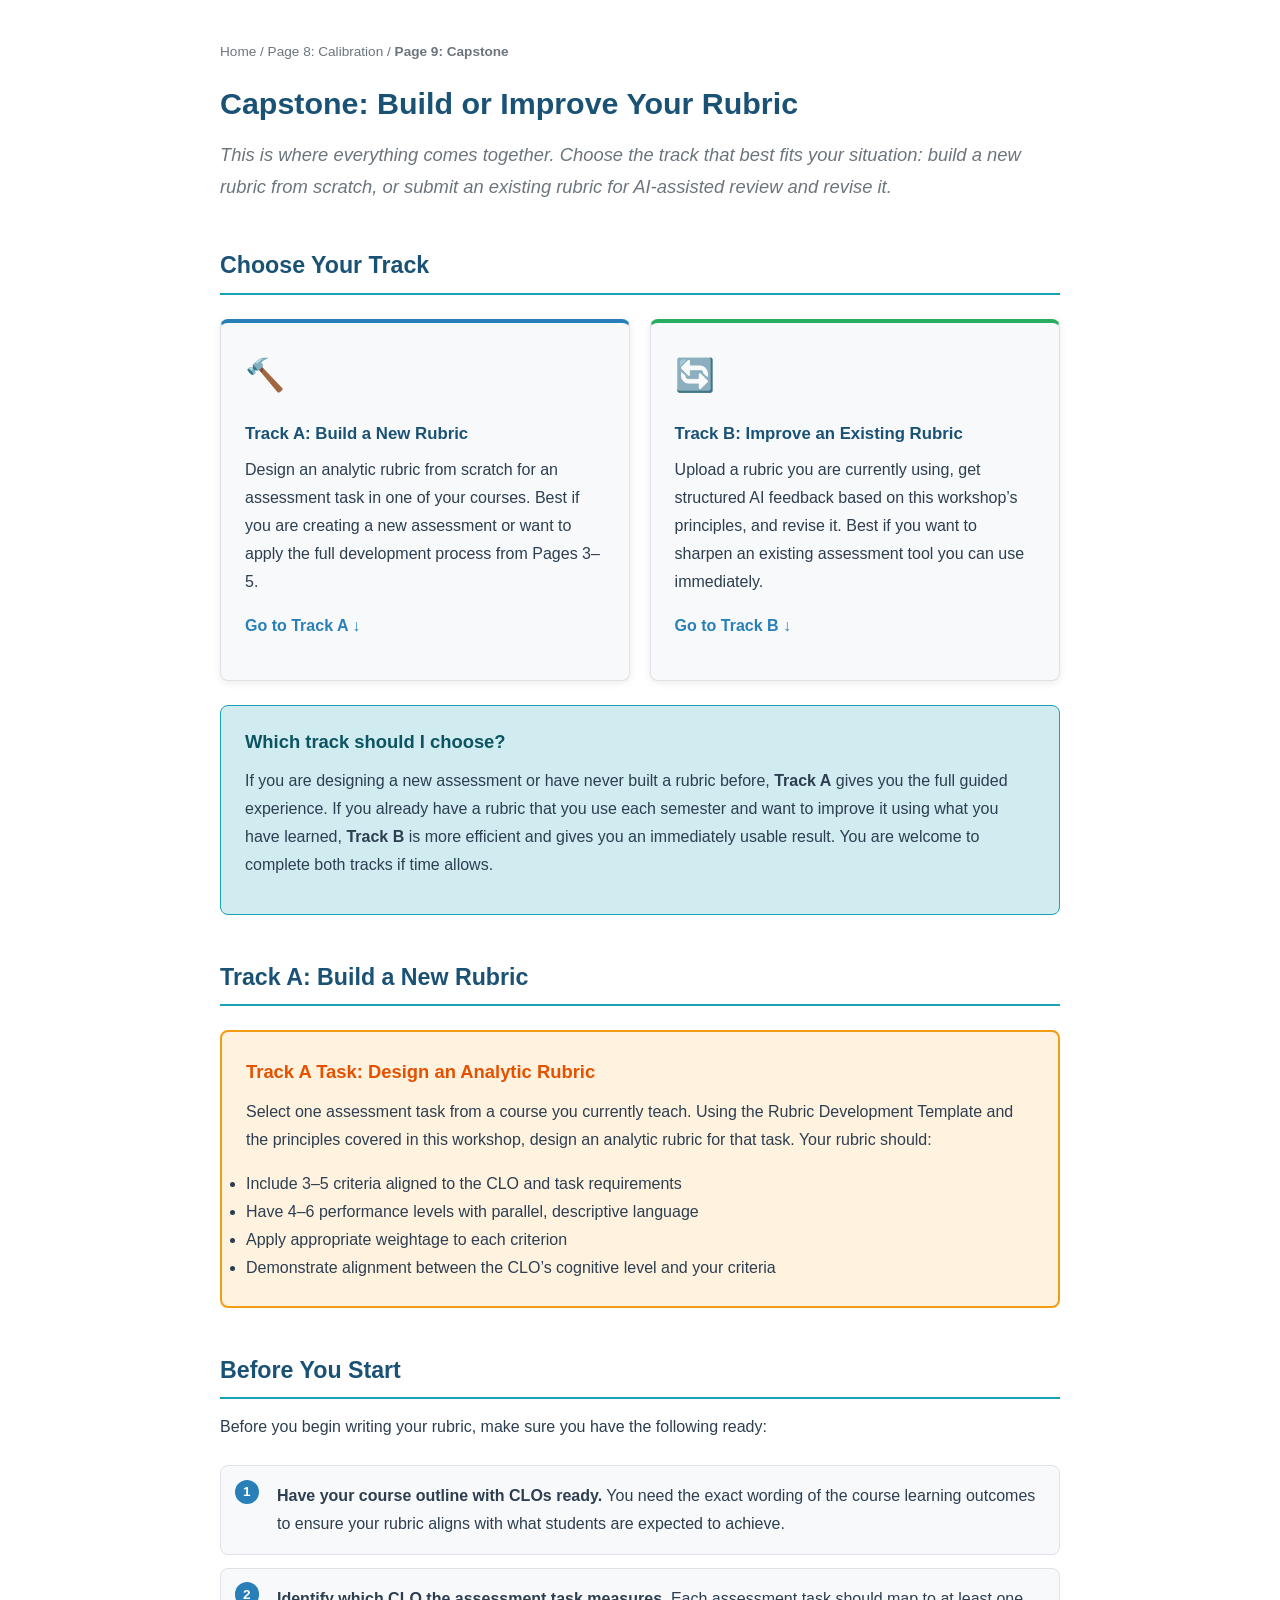
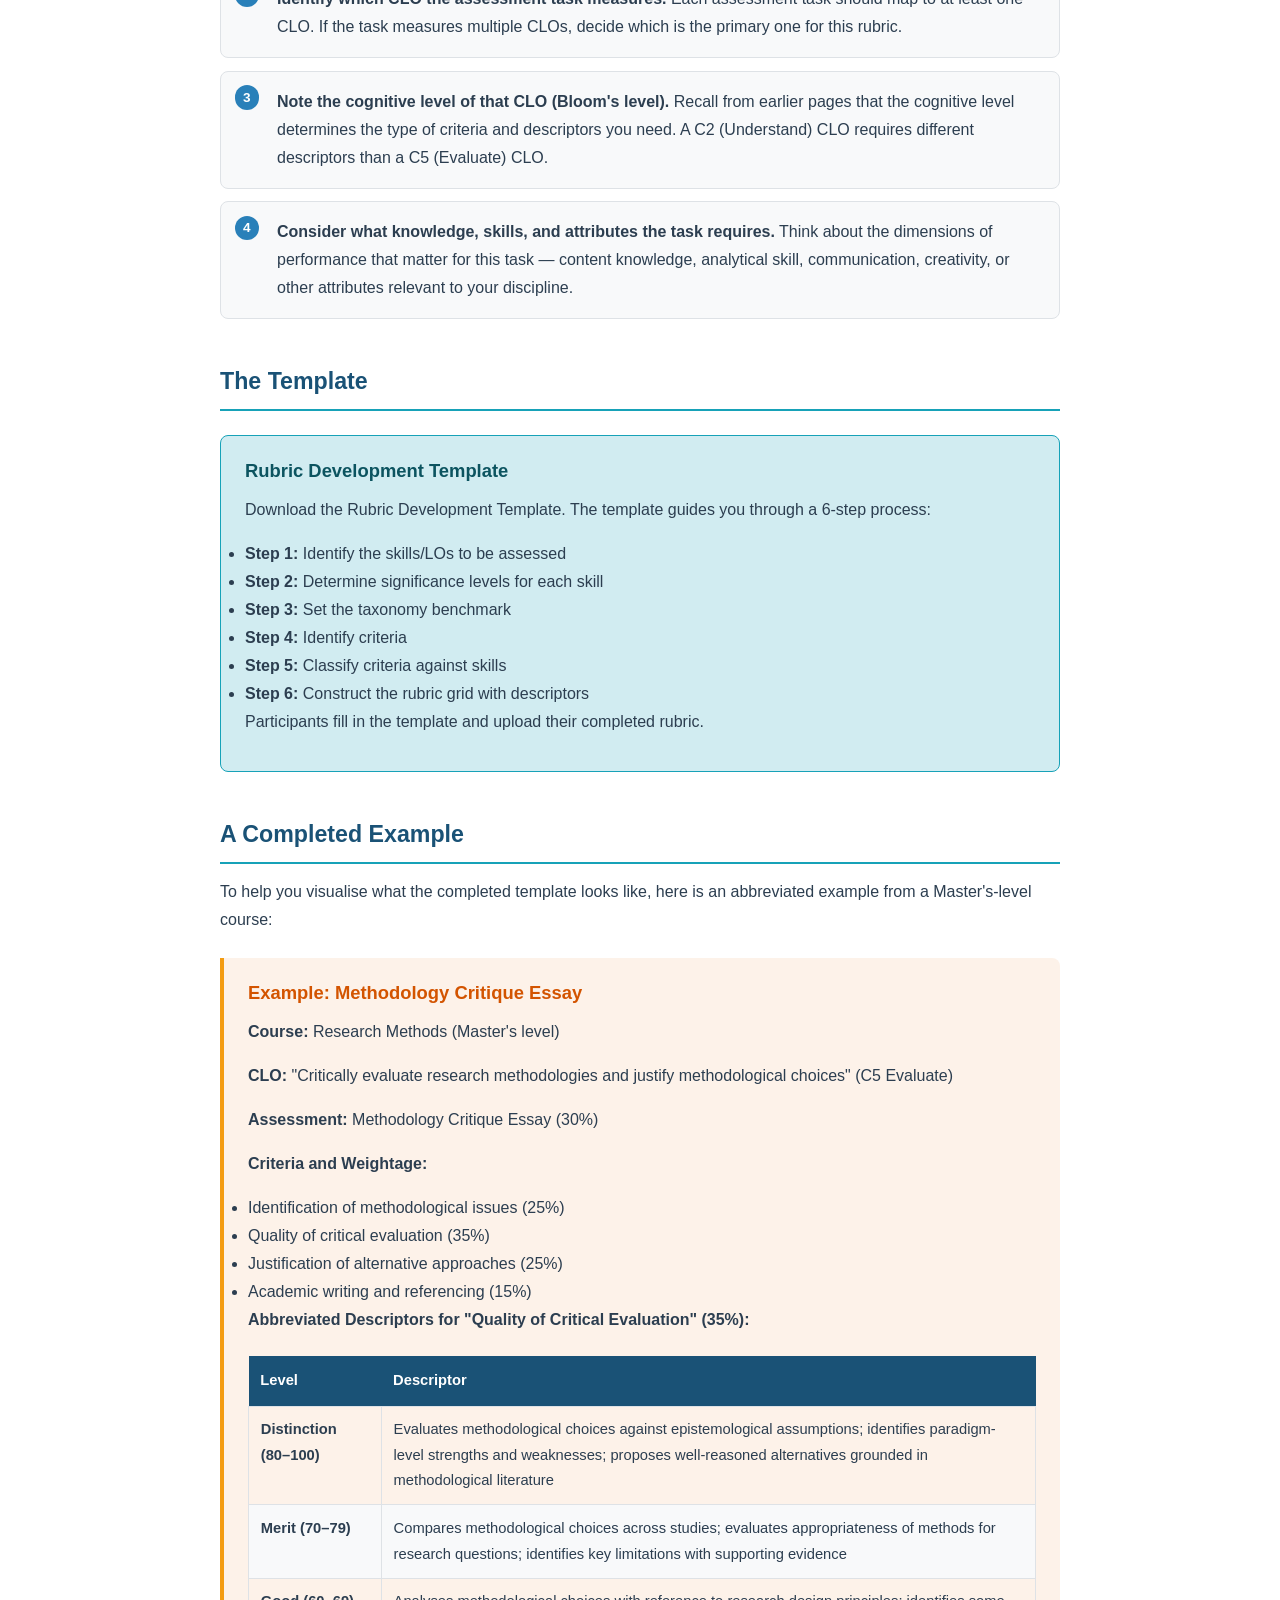
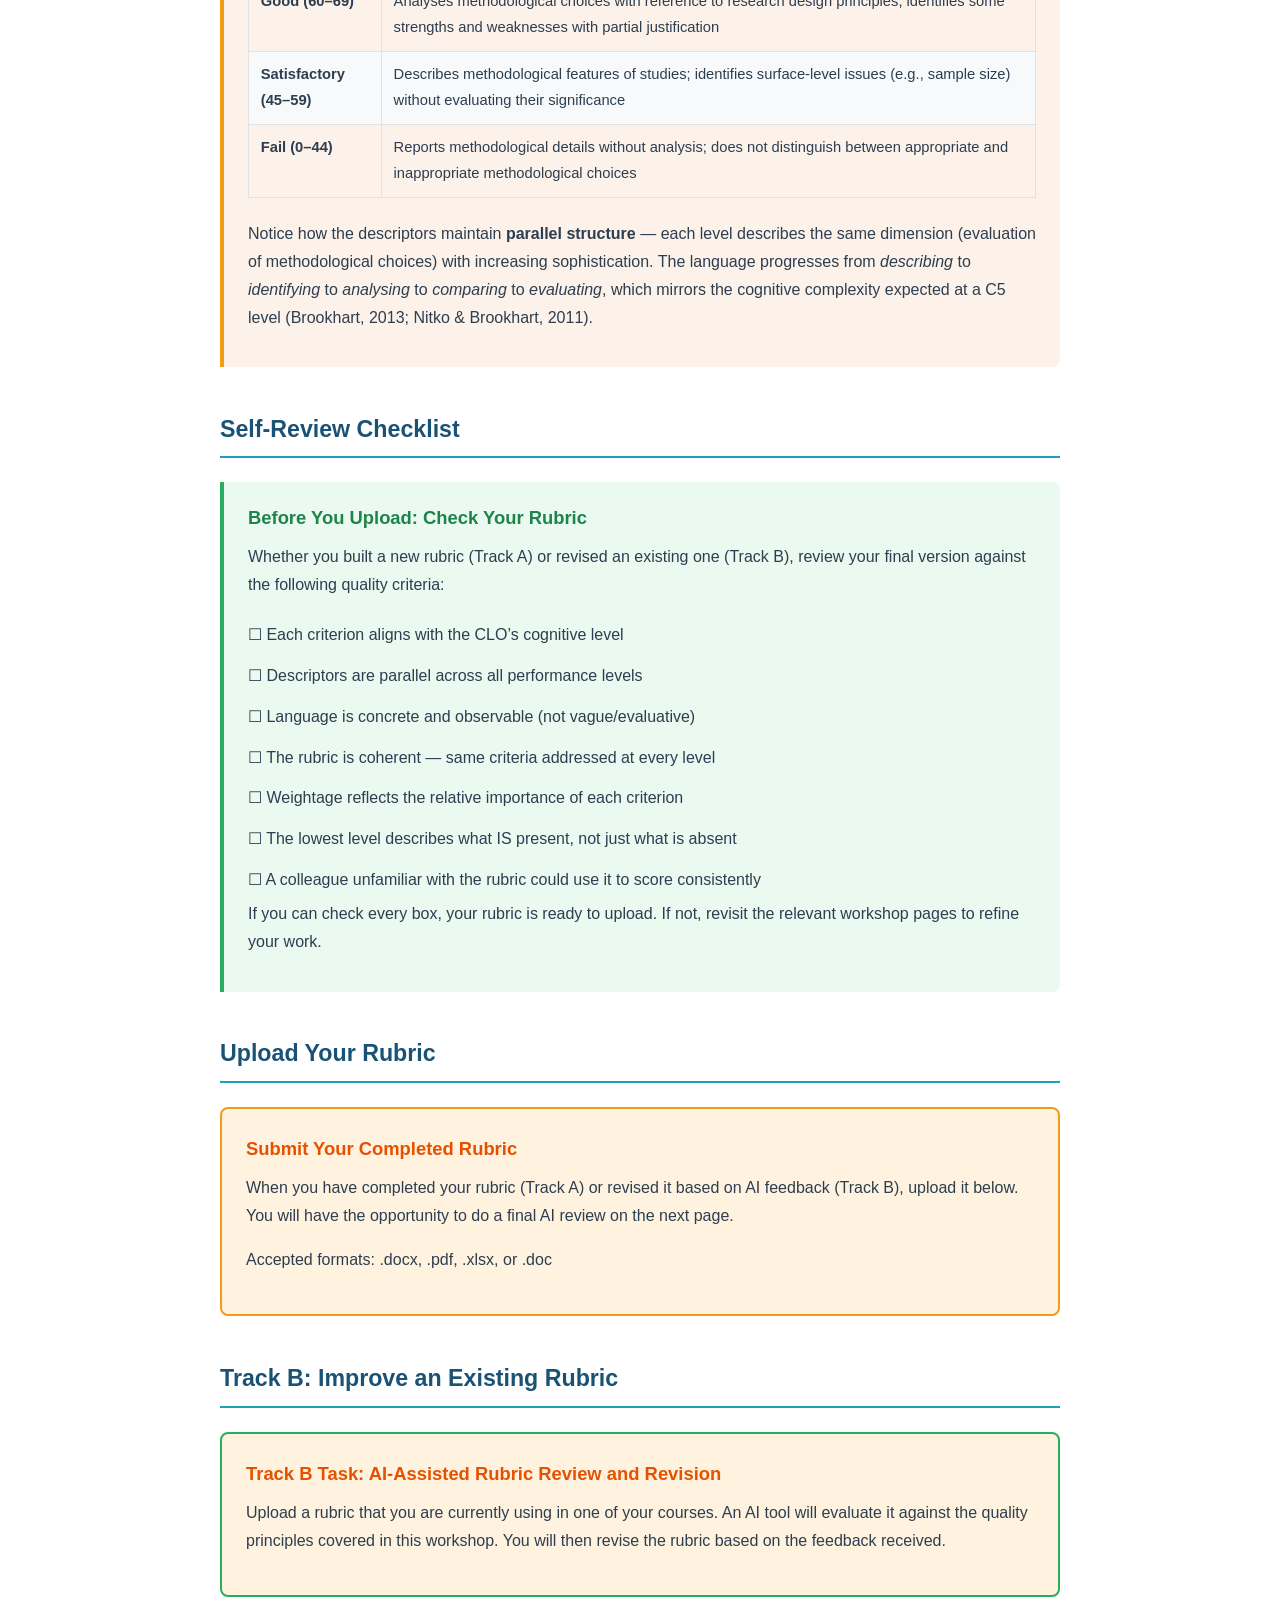
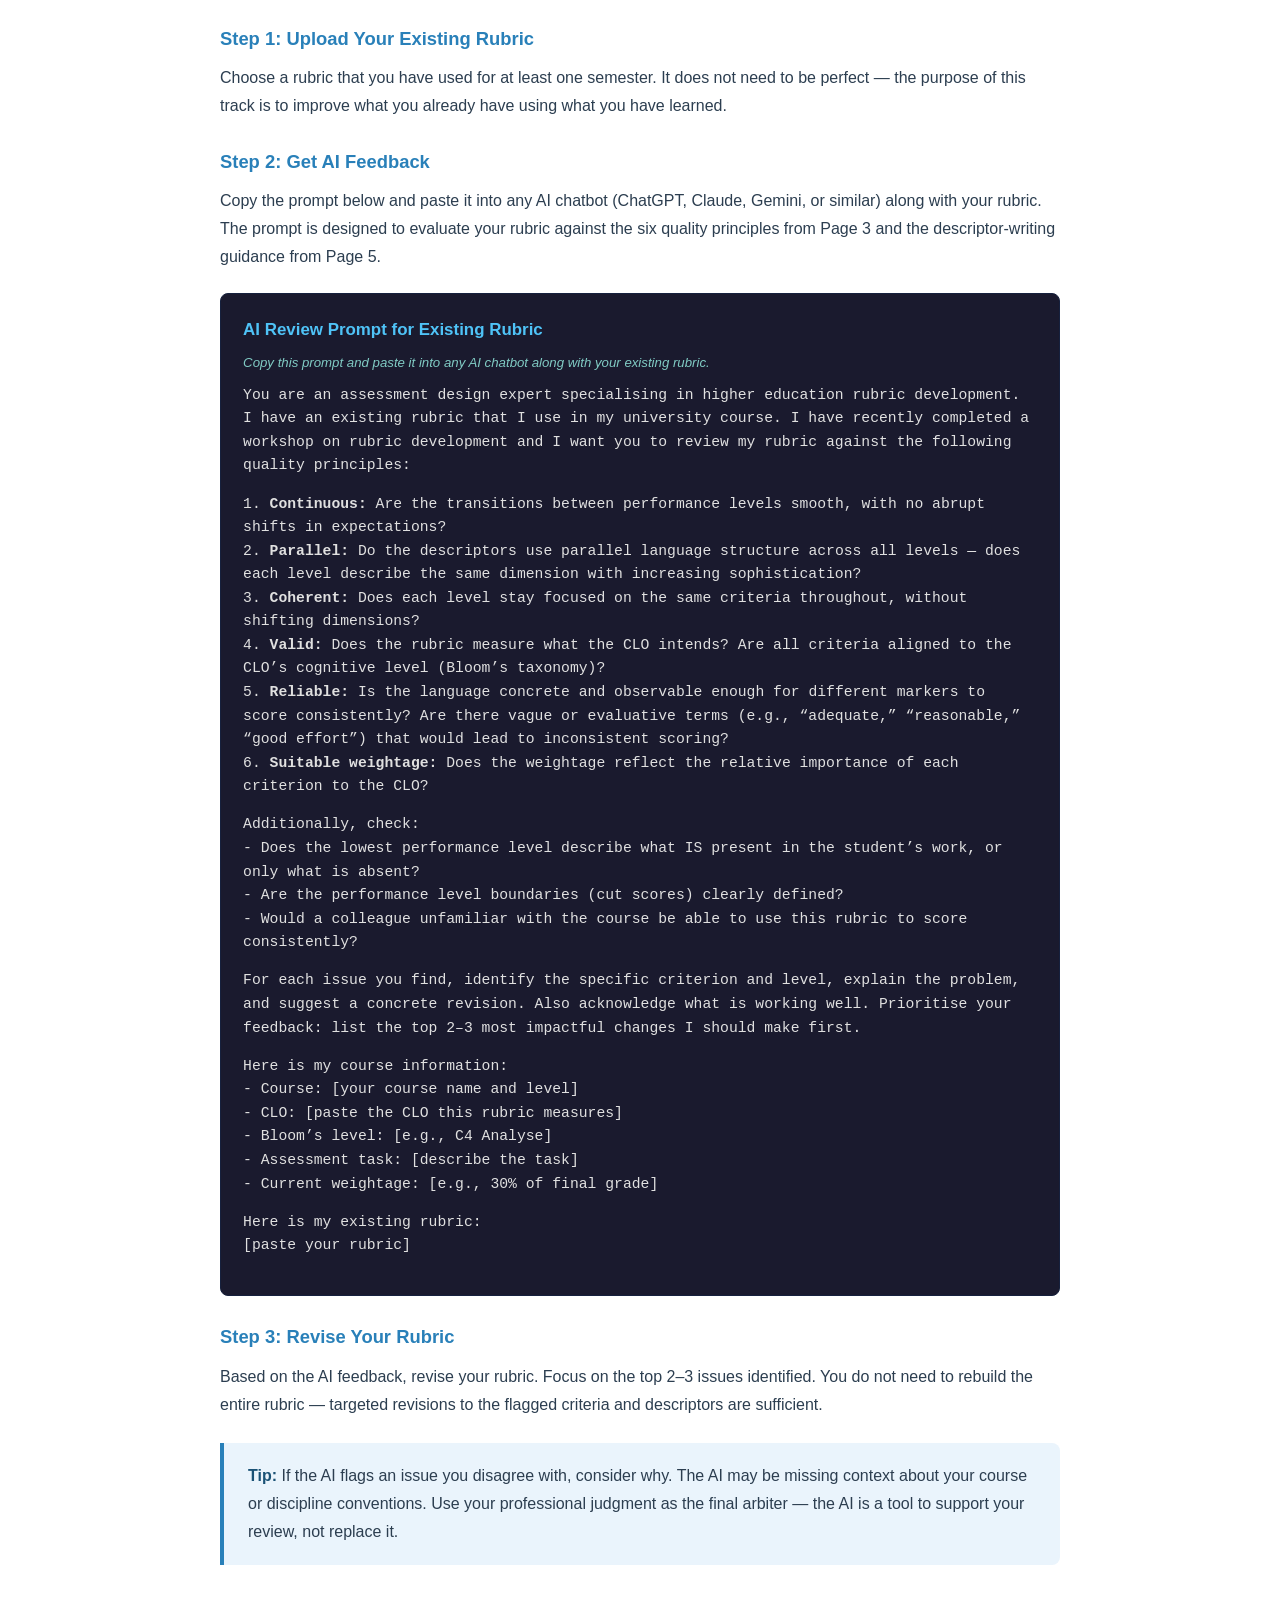
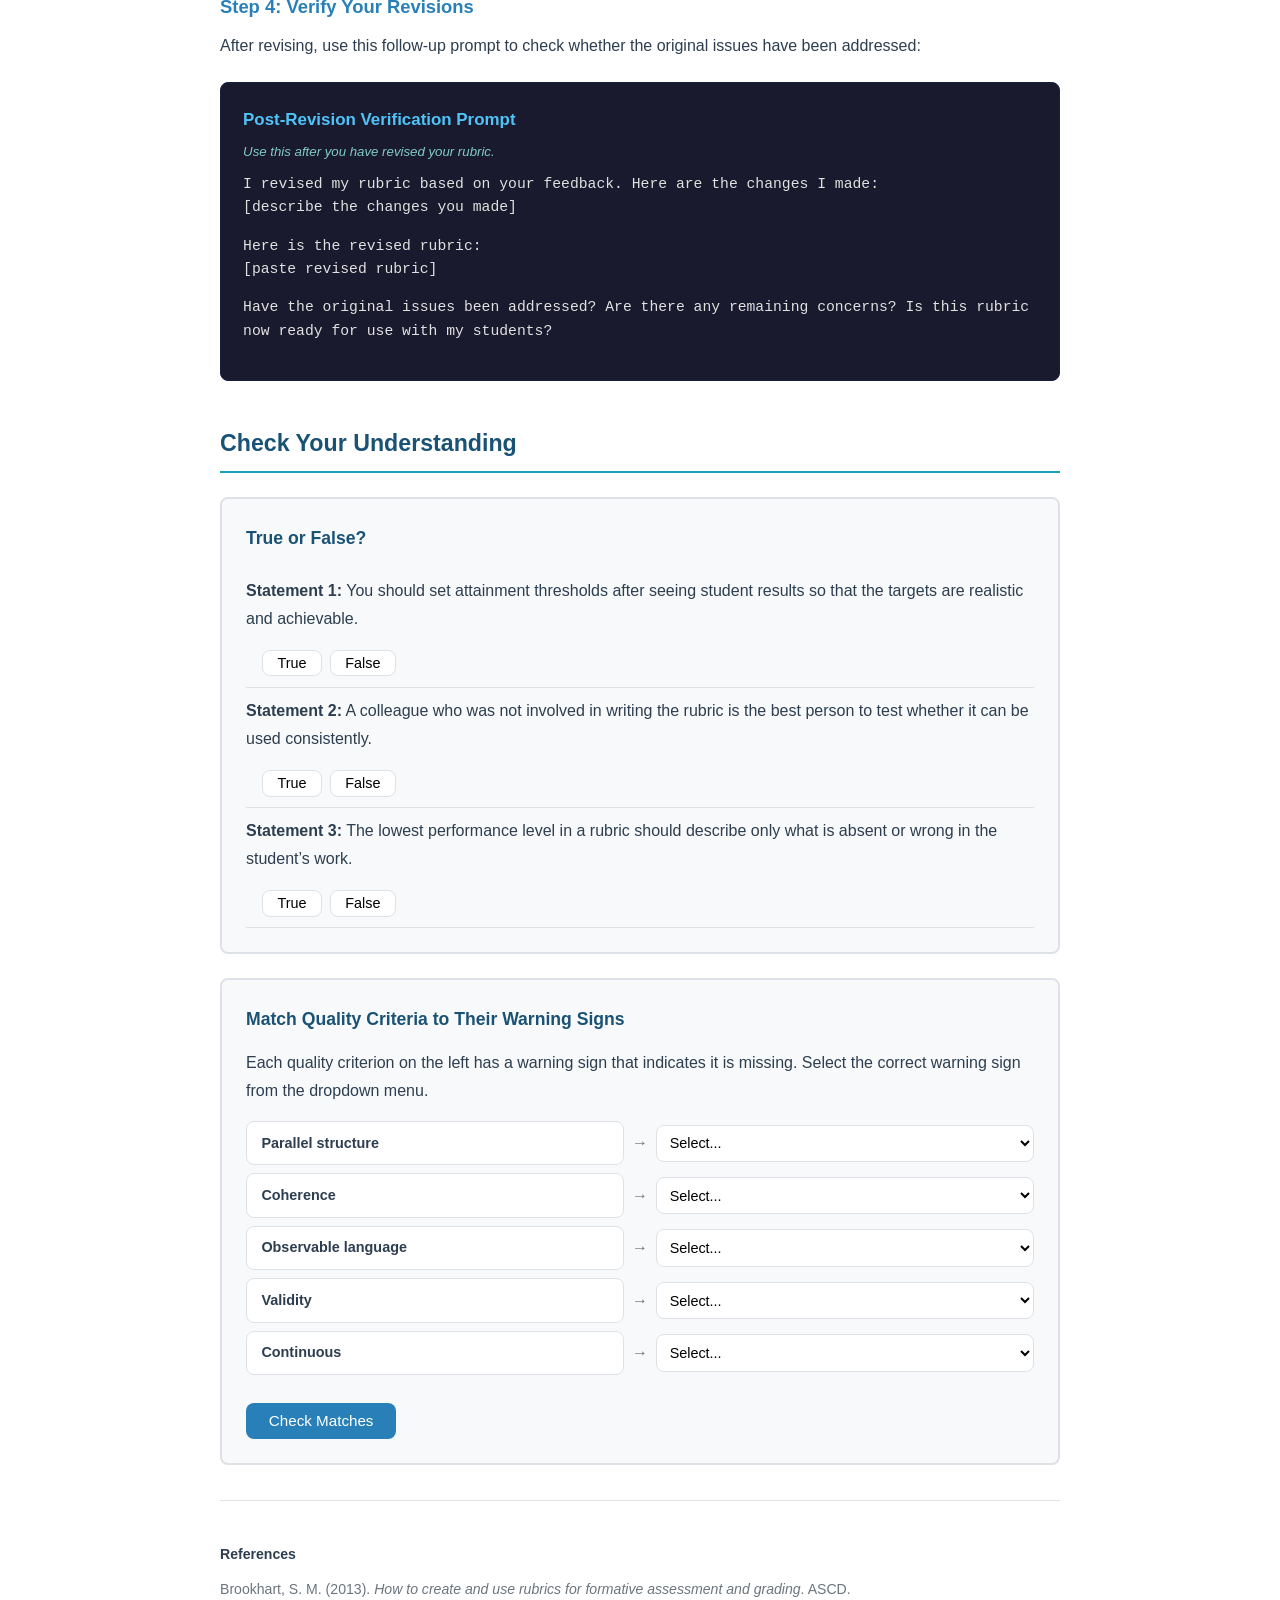
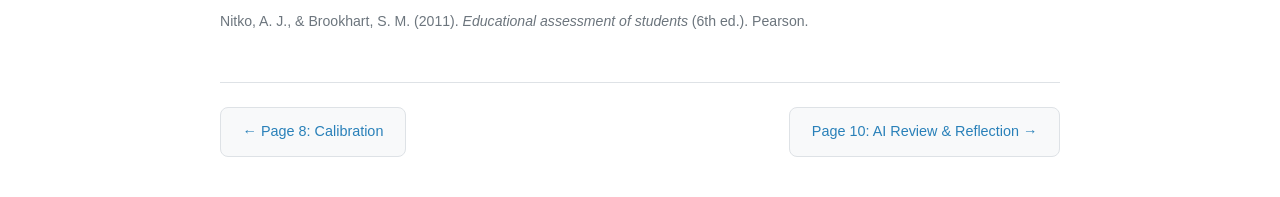
<file: 09-capstone.html>
<!DOCTYPE html>
<html lang="en">
<head>
  <meta charset="UTF-8">
  <meta name="viewport" content="width=device-width, initial-scale=1.0">
  <title>Capstone: Build Your Own Rubric | Rubric Development Workshop</title>
  <link rel="stylesheet" href="styles.css">
</head>
<body>

  <nav class="breadcrumb">
    <a href="00-homepage.html">Home</a> / <a href="08-calibration.html">Page 8: Calibration</a> / <strong>Page 9: Capstone</strong>
  </nav>

  <h1>Capstone: Build or Improve Your Rubric</h1>

  <p class="intro-lead">This is where everything comes together. Choose the track that best fits your situation: build a new rubric from scratch, or submit an existing rubric for AI-assisted review and revise it.</p>

  <!-- Choose your track -->
  <h2>Choose Your Track</h2>

  <div class="card-grid">
    <div class="card" style="border-top: 4px solid #2980b9;">
      <div class="card-icon">&#128296;</div>
      <h3>Track A: Build a New Rubric</h3>
      <p>Design an analytic rubric from scratch for an assessment task in one of your courses. Best if you are creating a new assessment or want to apply the full development process from Pages 3&ndash;5.</p>
      <p style="margin-top: 0.8em;"><a href="#track-a" style="font-weight: 600;">Go to Track A &darr;</a></p>
    </div>
    <div class="card" style="border-top: 4px solid #27ae60;">
      <div class="card-icon">&#128260;</div>
      <h3>Track B: Improve an Existing Rubric</h3>
      <p>Upload a rubric you are currently using, get structured AI feedback based on this workshop&rsquo;s principles, and revise it. Best if you want to sharpen an existing assessment tool you can use immediately.</p>
      <p style="margin-top: 0.8em;"><a href="#track-b" style="font-weight: 600;">Go to Track B &darr;</a></p>
    </div>
  </div>

  <div class="info-box">
    <h3>Which track should I choose?</h3>
    <p>If you are designing a new assessment or have never built a rubric before, <strong>Track A</strong> gives you the full guided experience. If you already have a rubric that you use each semester and want to improve it using what you have learned, <strong>Track B</strong> is more efficient and gives you an immediately usable result. You are welcome to complete both tracks if time allows.</p>
  </div>

  <!-- TRACK A -->
  <h2 id="track-a">Track A: Build a New Rubric</h2>

  <div class="activity-box">
    <h3>Track A Task: Design an Analytic Rubric</h3>
    <p>Select one assessment task from a course you currently teach. Using the Rubric Development Template and the principles covered in this workshop, design an analytic rubric for that task. Your rubric should:</p>
    <ul>
      <li>Include 3&ndash;5 criteria aligned to the CLO and task requirements</li>
      <li>Have 4&ndash;6 performance levels with parallel, descriptive language</li>
      <li>Apply appropriate weightage to each criterion</li>
      <li>Demonstrate alignment between the CLO&rsquo;s cognitive level and your criteria</li>
    </ul>
  </div>

  <!-- Before you start -->
  <h2>Before You Start</h2>

  <p>Before you begin writing your rubric, make sure you have the following ready:</p>

  <ol class="step-list">
    <li><strong>Have your course outline with CLOs ready.</strong> You need the exact wording of the course learning outcomes to ensure your rubric aligns with what students are expected to achieve.</li>
    <li><strong>Identify which CLO the assessment task measures.</strong> Each assessment task should map to at least one CLO. If the task measures multiple CLOs, decide which is the primary one for this rubric.</li>
    <li><strong>Note the cognitive level of that CLO (Bloom's level).</strong> Recall from earlier pages that the cognitive level determines the type of criteria and descriptors you need. A C2 (Understand) CLO requires different descriptors than a C5 (Evaluate) CLO.</li>
    <li><strong>Consider what knowledge, skills, and attributes the task requires.</strong> Think about the dimensions of performance that matter for this task — content knowledge, analytical skill, communication, creativity, or other attributes relevant to your discipline.</li>
  </ol>

  <!-- The template -->
  <h2>The Template</h2>

  <div class="info-box">
    <h3>Rubric Development Template</h3>
    <p>Download the Rubric Development Template. The template guides you through a 6-step process:</p>
    <ul>
      <li><strong>Step 1:</strong> Identify the skills/LOs to be assessed</li>
      <li><strong>Step 2:</strong> Determine significance levels for each skill</li>
      <li><strong>Step 3:</strong> Set the taxonomy benchmark</li>
      <li><strong>Step 4:</strong> Identify criteria</li>
      <li><strong>Step 5:</strong> Classify criteria against skills</li>
      <li><strong>Step 6:</strong> Construct the rubric grid with descriptors</li>
    </ul>
    <p>Participants fill in the template and upload their completed rubric.</p>
  </div>

  <!-- A completed example -->
  <h2>A Completed Example</h2>

  <p>To help you visualise what the completed template looks like, here is an abbreviated example from a Master's-level course:</p>

  <div class="case-box">
    <h3>Example: Methodology Critique Essay</h3>
    <p><strong>Course:</strong> Research Methods (Master's level)</p>
    <p><strong>CLO:</strong> "Critically evaluate research methodologies and justify methodological choices" (C5 Evaluate)</p>
    <p><strong>Assessment:</strong> Methodology Critique Essay (30%)</p>

    <p><strong>Criteria and Weightage:</strong></p>
    <ul>
      <li>Identification of methodological issues (25%)</li>
      <li>Quality of critical evaluation (35%)</li>
      <li>Justification of alternative approaches (25%)</li>
      <li>Academic writing and referencing (15%)</li>
    </ul>

    <p><strong>Abbreviated Descriptors for "Quality of Critical Evaluation" (35%):</strong></p>

    <table class="rubric-table">
      <thead>
        <tr>
          <th>Level</th>
          <th>Descriptor</th>
        </tr>
      </thead>
      <tbody>
        <tr>
          <td><strong>Distinction (80–100)</strong></td>
          <td>Evaluates methodological choices against epistemological assumptions; identifies paradigm-level strengths and weaknesses; proposes well-reasoned alternatives grounded in methodological literature</td>
        </tr>
        <tr>
          <td><strong>Merit (70–79)</strong></td>
          <td>Compares methodological choices across studies; evaluates appropriateness of methods for research questions; identifies key limitations with supporting evidence</td>
        </tr>
        <tr>
          <td><strong>Good (60–69)</strong></td>
          <td>Analyses methodological choices with reference to research design principles; identifies some strengths and weaknesses with partial justification</td>
        </tr>
        <tr>
          <td><strong>Satisfactory (45–59)</strong></td>
          <td>Describes methodological features of studies; identifies surface-level issues (e.g., sample size) without evaluating their significance</td>
        </tr>
        <tr>
          <td><strong>Fail (0–44)</strong></td>
          <td>Reports methodological details without analysis; does not distinguish between appropriate and inappropriate methodological choices</td>
        </tr>
      </tbody>
    </table>

    <p>Notice how the descriptors maintain <strong>parallel structure</strong> — each level describes the same dimension (evaluation of methodological choices) with increasing sophistication. The language progresses from <em>describing</em> to <em>identifying</em> to <em>analysing</em> to <em>comparing</em> to <em>evaluating</em>, which mirrors the cognitive complexity expected at a C5 level (Brookhart, 2013; Nitko &amp; Brookhart, 2011).</p>
  </div>

  <!-- Self-review checklist -->
  <h2>Self-Review Checklist</h2>

  <div class="strategy-box">
    <h3>Before You Upload: Check Your Rubric</h3>
    <p>Whether you built a new rubric (Track A) or revised an existing one (Track B), review your final version against the following quality criteria:</p>
    <ul style="list-style: none; padding: 0;">
      <li style="padding: 0.4em 0;">&#9744; Each criterion aligns with the CLO&rsquo;s cognitive level</li>
      <li style="padding: 0.4em 0;">&#9744; Descriptors are parallel across all performance levels</li>
      <li style="padding: 0.4em 0;">&#9744; Language is concrete and observable (not vague/evaluative)</li>
      <li style="padding: 0.4em 0;">&#9744; The rubric is coherent &mdash; same criteria addressed at every level</li>
      <li style="padding: 0.4em 0;">&#9744; Weightage reflects the relative importance of each criterion</li>
      <li style="padding: 0.4em 0;">&#9744; The lowest level describes what IS present, not just what is absent</li>
      <li style="padding: 0.4em 0;">&#9744; A colleague unfamiliar with the rubric could use it to score consistently</li>
    </ul>
    <p>If you can check every box, your rubric is ready to upload. If not, revisit the relevant workshop pages to refine your work.</p>
  </div>

  <!-- Upload your rubric -->
  <h2>Upload Your Rubric</h2>

  <div class="activity-box">
    <h3>Submit Your Completed Rubric</h3>
    <p>When you have completed your rubric (Track A) or revised it based on AI feedback (Track B), upload it below. You will have the opportunity to do a final AI review on the next page.</p>
    <p>Accepted formats: .docx, .pdf, .xlsx, or .doc</p>
  </div>

  <!-- TRACK B -->
  <h2 id="track-b">Track B: Improve an Existing Rubric</h2>

  <div class="activity-box" style="border-color: #27ae60;">
    <h3>Track B Task: AI-Assisted Rubric Review and Revision</h3>
    <p>Upload a rubric that you are currently using in one of your courses. An AI tool will evaluate it against the quality principles covered in this workshop. You will then revise the rubric based on the feedback received.</p>
  </div>

  <h3>Step 1: Upload Your Existing Rubric</h3>
  <p>Choose a rubric that you have used for at least one semester. It does not need to be perfect &mdash; the purpose of this track is to improve what you already have using what you have learned.</p>

  <h3>Step 2: Get AI Feedback</h3>
  <p>Copy the prompt below and paste it into any AI chatbot (ChatGPT, Claude, Gemini, or similar) along with your rubric. The prompt is designed to evaluate your rubric against the six quality principles from Page 3 and the descriptor-writing guidance from Page 5.</p>

  <div class="ai-prompt-box">
    <h3>AI Review Prompt for Existing Rubric</h3>
    <p class="copy-hint">Copy this prompt and paste it into any AI chatbot along with your existing rubric.</p>
    <p>You are an assessment design expert specialising in higher education rubric development. I have an existing rubric that I use in my university course. I have recently completed a workshop on rubric development and I want you to review my rubric against the following quality principles:</p>
    <p>1. <strong>Continuous:</strong> Are the transitions between performance levels smooth, with no abrupt shifts in expectations?<br>
    2. <strong>Parallel:</strong> Do the descriptors use parallel language structure across all levels &mdash; does each level describe the same dimension with increasing sophistication?<br>
    3. <strong>Coherent:</strong> Does each level stay focused on the same criteria throughout, without shifting dimensions?<br>
    4. <strong>Valid:</strong> Does the rubric measure what the CLO intends? Are all criteria aligned to the CLO&rsquo;s cognitive level (Bloom&rsquo;s taxonomy)?<br>
    5. <strong>Reliable:</strong> Is the language concrete and observable enough for different markers to score consistently? Are there vague or evaluative terms (e.g., &ldquo;adequate,&rdquo; &ldquo;reasonable,&rdquo; &ldquo;good effort&rdquo;) that would lead to inconsistent scoring?<br>
    6. <strong>Suitable weightage:</strong> Does the weightage reflect the relative importance of each criterion to the CLO?</p>
    <p>Additionally, check:<br>
    - Does the lowest performance level describe what IS present in the student&rsquo;s work, or only what is absent?<br>
    - Are the performance level boundaries (cut scores) clearly defined?<br>
    - Would a colleague unfamiliar with the course be able to use this rubric to score consistently?</p>
    <p>For each issue you find, identify the specific criterion and level, explain the problem, and suggest a concrete revision. Also acknowledge what is working well. Prioritise your feedback: list the top 2&ndash;3 most impactful changes I should make first.</p>
    <p>Here is my course information:<br>
    - Course: [your course name and level]<br>
    - CLO: [paste the CLO this rubric measures]<br>
    - Bloom&rsquo;s level: [e.g., C4 Analyse]<br>
    - Assessment task: [describe the task]<br>
    - Current weightage: [e.g., 30% of final grade]</p>
    <p>Here is my existing rubric:<br>
    [paste your rubric]</p>
  </div>

  <h3>Step 3: Revise Your Rubric</h3>
  <p>Based on the AI feedback, revise your rubric. Focus on the top 2&ndash;3 issues identified. You do not need to rebuild the entire rubric &mdash; targeted revisions to the flagged criteria and descriptors are sufficient.</p>

  <div class="key-point">
    <strong>Tip:</strong> If the AI flags an issue you disagree with, consider why. The AI may be missing context about your course or discipline conventions. Use your professional judgment as the final arbiter &mdash; the AI is a tool to support your review, not replace it.
  </div>

  <h3>Step 4: Verify Your Revisions</h3>
  <p>After revising, use this follow-up prompt to check whether the original issues have been addressed:</p>

  <div class="ai-prompt-box">
    <h3>Post-Revision Verification Prompt</h3>
    <p class="copy-hint">Use this after you have revised your rubric.</p>
    <p>I revised my rubric based on your feedback. Here are the changes I made:<br>
    [describe the changes you made]</p>
    <p>Here is the revised rubric:<br>
    [paste revised rubric]</p>
    <p>Have the original issues been addressed? Are there any remaining concerns? Is this rubric now ready for use with my students?</p>
  </div>

  <!-- Check Your Understanding -->
  <h2>Check Your Understanding</h2>

  <!-- True/False Quiz: Capstone / Rubric Design -->
  <div class="tf-box" id="tf-capstone">
    <h3>True or False?</h3>

    <div class="tf-statement" id="tf-cap-1">
      <p><strong>Statement 1:</strong> You should set attainment thresholds after seeing student results so that the targets are realistic and achievable.</p>
      <span class="tf-btns">
        <button class="tf-btn" onclick="checkTFCap('tf-cap-1', this, 'true', 'false')">True</button>
        <button class="tf-btn" onclick="checkTFCap('tf-cap-1', this, 'false', 'false')">False</button>
      </span>
    </div>
    <div class="tf-feedback" id="tf-cap-1-feedback"></div>

    <div class="tf-statement" id="tf-cap-2">
      <p><strong>Statement 2:</strong> A colleague who was not involved in writing the rubric is the best person to test whether it can be used consistently.</p>
      <span class="tf-btns">
        <button class="tf-btn" onclick="checkTFCap('tf-cap-2', this, 'true', 'true')">True</button>
        <button class="tf-btn" onclick="checkTFCap('tf-cap-2', this, 'false', 'true')">False</button>
      </span>
    </div>
    <div class="tf-feedback" id="tf-cap-2-feedback"></div>

    <div class="tf-statement" id="tf-cap-3">
      <p><strong>Statement 3:</strong> The lowest performance level in a rubric should describe only what is absent or wrong in the student&rsquo;s work.</p>
      <span class="tf-btns">
        <button class="tf-btn" onclick="checkTFCap('tf-cap-3', this, 'true', 'false')">True</button>
        <button class="tf-btn" onclick="checkTFCap('tf-cap-3', this, 'false', 'false')">False</button>
      </span>
    </div>
    <div class="tf-feedback" id="tf-cap-3-feedback"></div>
  </div>

  <!-- Matching Quiz: Quality Criteria to Warning Signs -->
  <div class="match-box" id="match-capstone">
    <h3>Match Quality Criteria to Their Warning Signs</h3>
    <p style="margin-bottom: 1em;">Each quality criterion on the left has a warning sign that indicates it is missing. Select the correct warning sign from the dropdown menu.</p>

    <div class="match-grid">
      <div class="match-term">Parallel structure</div>
      <div class="match-arrow">&rarr;</div>
      <select class="match-select" id="match-cap-1" data-correct="a">
        <option value="">Select...</option>
        <option value="a">Descriptors shift dimensions between levels (e.g., from &ldquo;content&rdquo; at one level to &ldquo;grammar&rdquo; at the next)</option>
        <option value="b">Criteria at the lowest level measure skills not stated in the CLO</option>
        <option value="c">Descriptors use vague terms like &ldquo;adequate&rdquo; or &ldquo;reasonable effort&rdquo;</option>
        <option value="d">Abrupt jumps in expectation between adjacent performance levels</option>
        <option value="e">Different criteria appear at different performance levels</option>
      </select>

      <div class="match-term">Coherence</div>
      <div class="match-arrow">&rarr;</div>
      <select class="match-select" id="match-cap-2" data-correct="e">
        <option value="">Select...</option>
        <option value="a">Descriptors shift dimensions between levels (e.g., from &ldquo;content&rdquo; at one level to &ldquo;grammar&rdquo; at the next)</option>
        <option value="b">Criteria at the lowest level measure skills not stated in the CLO</option>
        <option value="c">Descriptors use vague terms like &ldquo;adequate&rdquo; or &ldquo;reasonable effort&rdquo;</option>
        <option value="d">Abrupt jumps in expectation between adjacent performance levels</option>
        <option value="e">Different criteria appear at different performance levels</option>
      </select>

      <div class="match-term">Observable language</div>
      <div class="match-arrow">&rarr;</div>
      <select class="match-select" id="match-cap-3" data-correct="c">
        <option value="">Select...</option>
        <option value="a">Descriptors shift dimensions between levels (e.g., from &ldquo;content&rdquo; at one level to &ldquo;grammar&rdquo; at the next)</option>
        <option value="b">Criteria at the lowest level measure skills not stated in the CLO</option>
        <option value="c">Descriptors use vague terms like &ldquo;adequate&rdquo; or &ldquo;reasonable effort&rdquo;</option>
        <option value="d">Abrupt jumps in expectation between adjacent performance levels</option>
        <option value="e">Different criteria appear at different performance levels</option>
      </select>

      <div class="match-term">Validity</div>
      <div class="match-arrow">&rarr;</div>
      <select class="match-select" id="match-cap-4" data-correct="b">
        <option value="">Select...</option>
        <option value="a">Descriptors shift dimensions between levels (e.g., from &ldquo;content&rdquo; at one level to &ldquo;grammar&rdquo; at the next)</option>
        <option value="b">Criteria at the lowest level measure skills not stated in the CLO</option>
        <option value="c">Descriptors use vague terms like &ldquo;adequate&rdquo; or &ldquo;reasonable effort&rdquo;</option>
        <option value="d">Abrupt jumps in expectation between adjacent performance levels</option>
        <option value="e">Different criteria appear at different performance levels</option>
      </select>

      <div class="match-term">Continuous</div>
      <div class="match-arrow">&rarr;</div>
      <select class="match-select" id="match-cap-5" data-correct="d">
        <option value="">Select...</option>
        <option value="a">Descriptors shift dimensions between levels (e.g., from &ldquo;content&rdquo; at one level to &ldquo;grammar&rdquo; at the next)</option>
        <option value="b">Criteria at the lowest level measure skills not stated in the CLO</option>
        <option value="c">Descriptors use vague terms like &ldquo;adequate&rdquo; or &ldquo;reasonable effort&rdquo;</option>
        <option value="d">Abrupt jumps in expectation between adjacent performance levels</option>
        <option value="e">Different criteria appear at different performance levels</option>
      </select>
    </div>

    <button class="mcq-check-btn" onclick="checkMatch('match-capstone', 'match-cap-feedback', 5)">Check Matches</button>
    <div class="mcq-feedback" id="match-cap-feedback"></div>
  </div>

  <!-- References -->
  <div class="references">
    <h3>References</h3>
    <p>Brookhart, S. M. (2013). <em>How to create and use rubrics for formative assessment and grading</em>. ASCD.</p>
    <p>Nitko, A. J., &amp; Brookhart, S. M. (2011). <em>Educational assessment of students</em> (6th ed.). Pearson.</p>
  </div>

  <!-- Page navigation -->
  <nav class="page-nav">
    <a href="08-calibration.html">&larr; Page 8: Calibration</a>
    <a href="10-ai-review-reflection.html">Page 10: AI Review &amp; Reflection &rarr;</a>
  </nav>

  <script>
    /* True/False quiz for capstone */
    function checkTFCap(statementId, btnEl, chosen, correct) {
      var feedbackEl = document.getElementById(statementId + '-feedback');
      var btns = document.querySelectorAll('#' + statementId + ' .tf-btn');

      for (var i = 0; i < btns.length; i++) {
        btns[i].disabled = true;
        btns[i].classList.remove('tf-correct', 'tf-incorrect');
      }

      var correctMessages = {
        'tf-cap-1': 'Correct! Thresholds must be decided before the course begins. Setting them after seeing results is retroactive adjustment and compromises the rubric as a quality assurance tool.',
        'tf-cap-2': 'Correct! Someone who did not write the rubric has no built-in assumptions about what the descriptors mean. If they can use it to score consistently, the rubric language is clear.',
        'tf-cap-3': 'Correct! Every level, including the lowest, should describe what IS present in the student\u2019s work. Describing only absence or failure makes it impossible for markers to distinguish between different types of weak performance.'
      };

      var wrongMessages = {
        'tf-cap-1': 'Not quite. Setting thresholds after seeing results is retroactive adjustment. The threshold must be decided before the course begins to preserve the rubric\u2019s integrity as a quality assurance measure.',
        'tf-cap-2': 'Not quite. A colleague unfamiliar with the rubric is actually the best tester because they bring no hidden assumptions. If they can score consistently using only the rubric text, the language is clear enough.',
        'tf-cap-3': 'Not quite. The lowest level should describe what IS present at that performance level \u2014 for example, \u201Cdescribes features without analysis\u201D rather than \u201Cdoes not analyse.\u201D Positive description helps markers distinguish between different types of weak work.'
      };

      if (chosen === correct) {
        btnEl.classList.add('tf-correct');
        feedbackEl.textContent = correctMessages[statementId] || 'Correct!';
        feedbackEl.className = 'tf-feedback show correct-fb';
      } else {
        btnEl.classList.add('tf-incorrect');
        var correctIndex = (correct === 'true') ? 0 : 1;
        btns[correctIndex].classList.add('tf-correct');
        feedbackEl.textContent = wrongMessages[statementId] || 'Not quite.';
        feedbackEl.className = 'tf-feedback show incorrect-fb';
      }
    }

    /* Matching quiz */
    function checkMatch(boxId, feedbackId, totalItems) {
      var selects = document.querySelectorAll('#' + boxId + ' .match-select');
      var feedback = document.getElementById(feedbackId);
      var correctCount = 0;
      var allAnswered = true;

      for (var i = 0; i < selects.length; i++) {
        if (selects[i].value === '') {
          allAnswered = false;
          break;
        }
      }

      if (!allAnswered) {
        feedback.textContent = 'Please make a selection for every criterion before checking.';
        feedback.className = 'mcq-feedback show incorrect-fb';
        return;
      }

      for (var i = 0; i < selects.length; i++) {
        var correct = selects[i].getAttribute('data-correct');
        var chosen = selects[i].value;
        var row = selects[i].closest('.match-grid') || selects[i].parentElement;

        selects[i].classList.remove('correct', 'incorrect');

        if (chosen === correct) {
          selects[i].classList.add('correct');
          correctCount++;
        } else {
          selects[i].classList.add('incorrect');
        }
      }

      if (correctCount === totalItems) {
        feedback.textContent = 'All matches correct! You have a solid understanding of what each quality criterion looks like in practice and what its absence signals.';
        feedback.className = 'mcq-feedback show correct-fb';
      } else {
        feedback.textContent = 'You got ' + correctCount + ' out of ' + totalItems + ' correct. Green dropdowns are correct; review the ones highlighted in red. Remember: parallel structure means the same dimension at every level, coherence means the same criteria throughout, observable language avoids vague terms, validity means measuring what the CLO intends, and continuous means smooth transitions between levels.';
        feedback.className = 'mcq-feedback show incorrect-fb';
      }
    }
  </script>

</body>
</html>
</file>
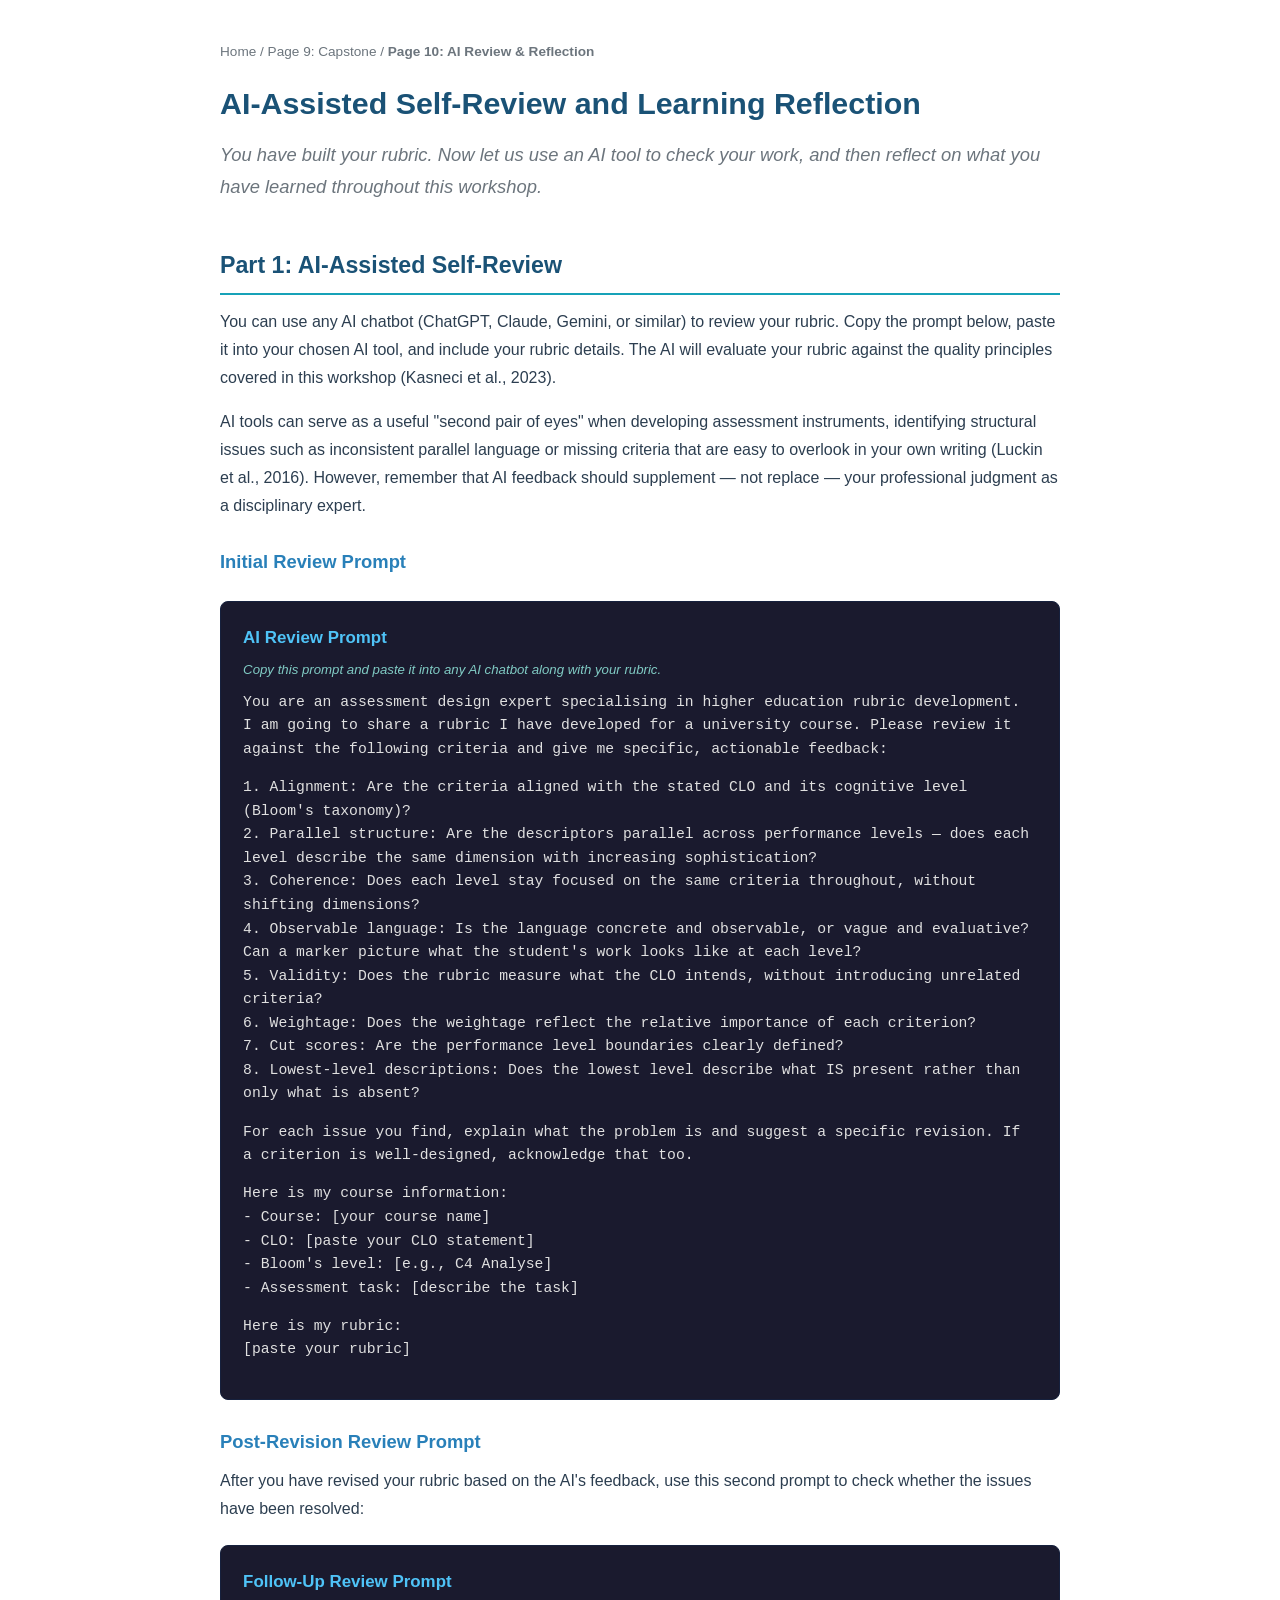
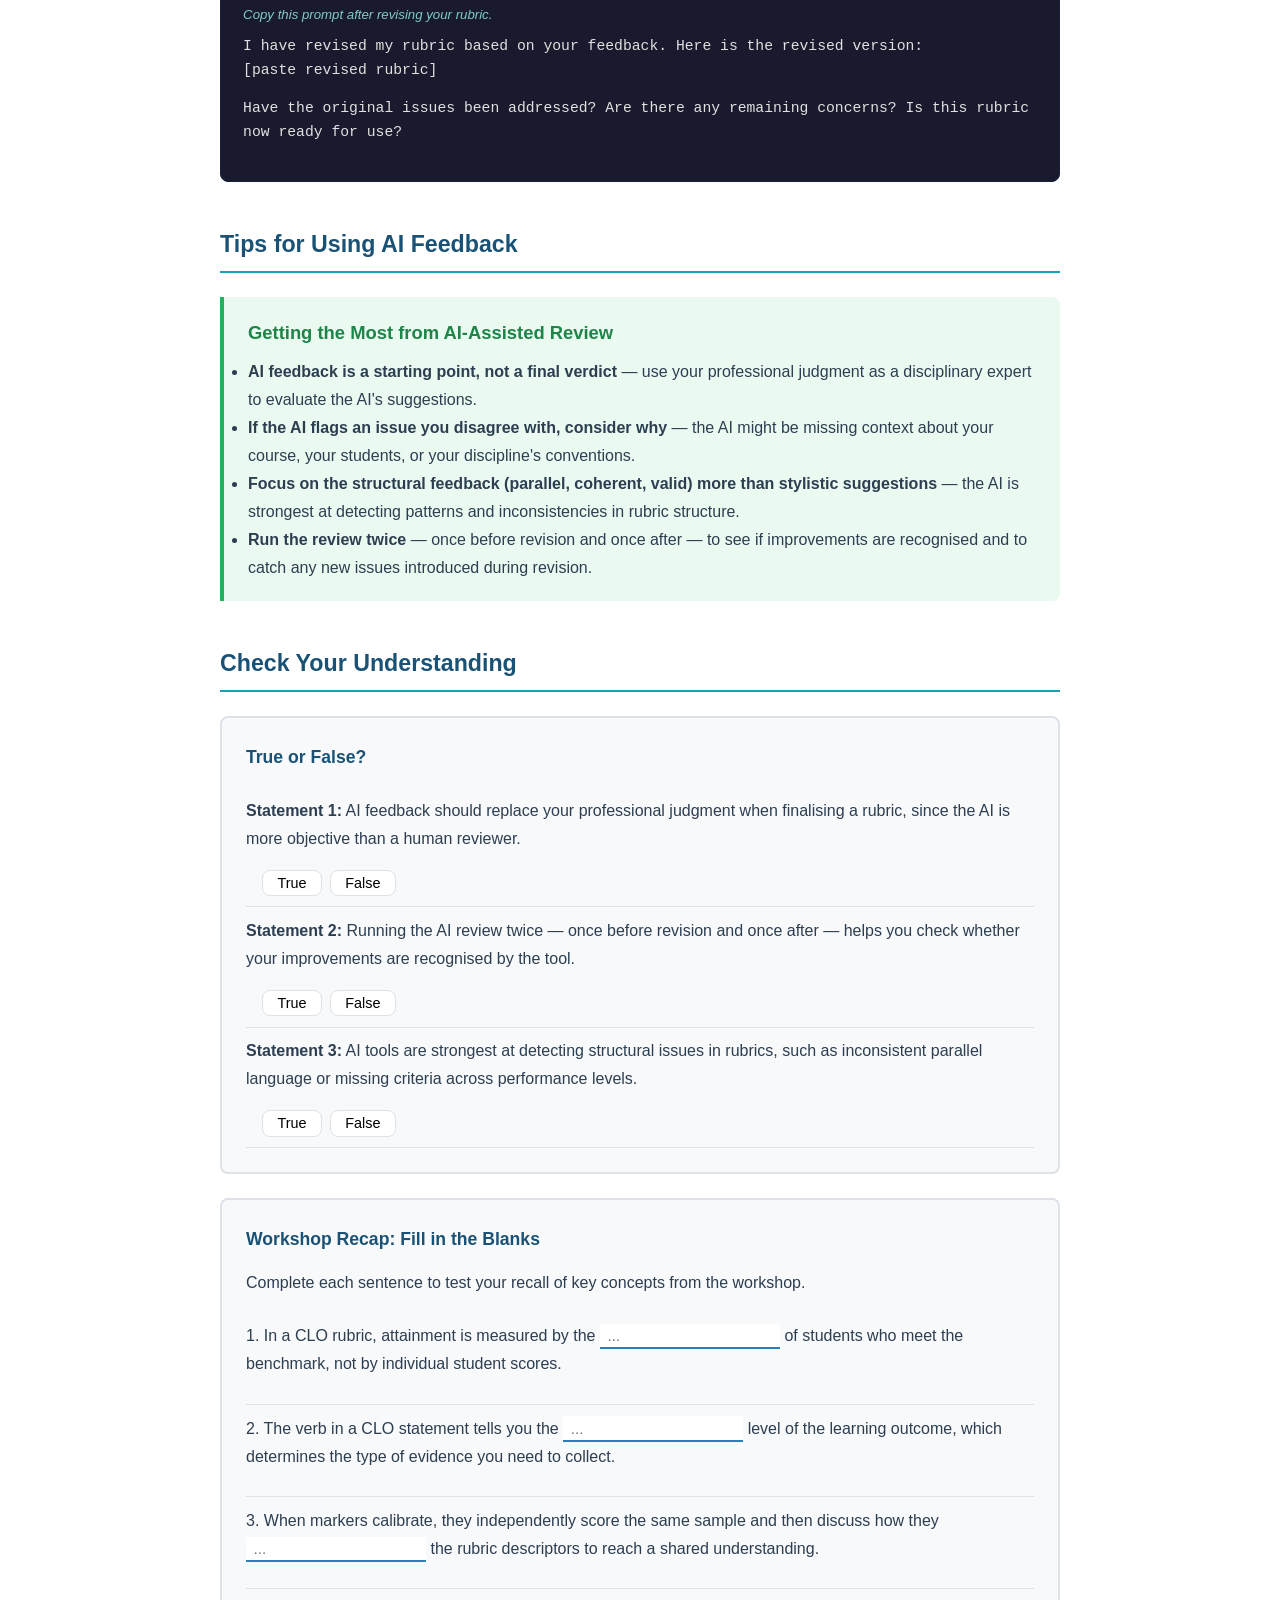
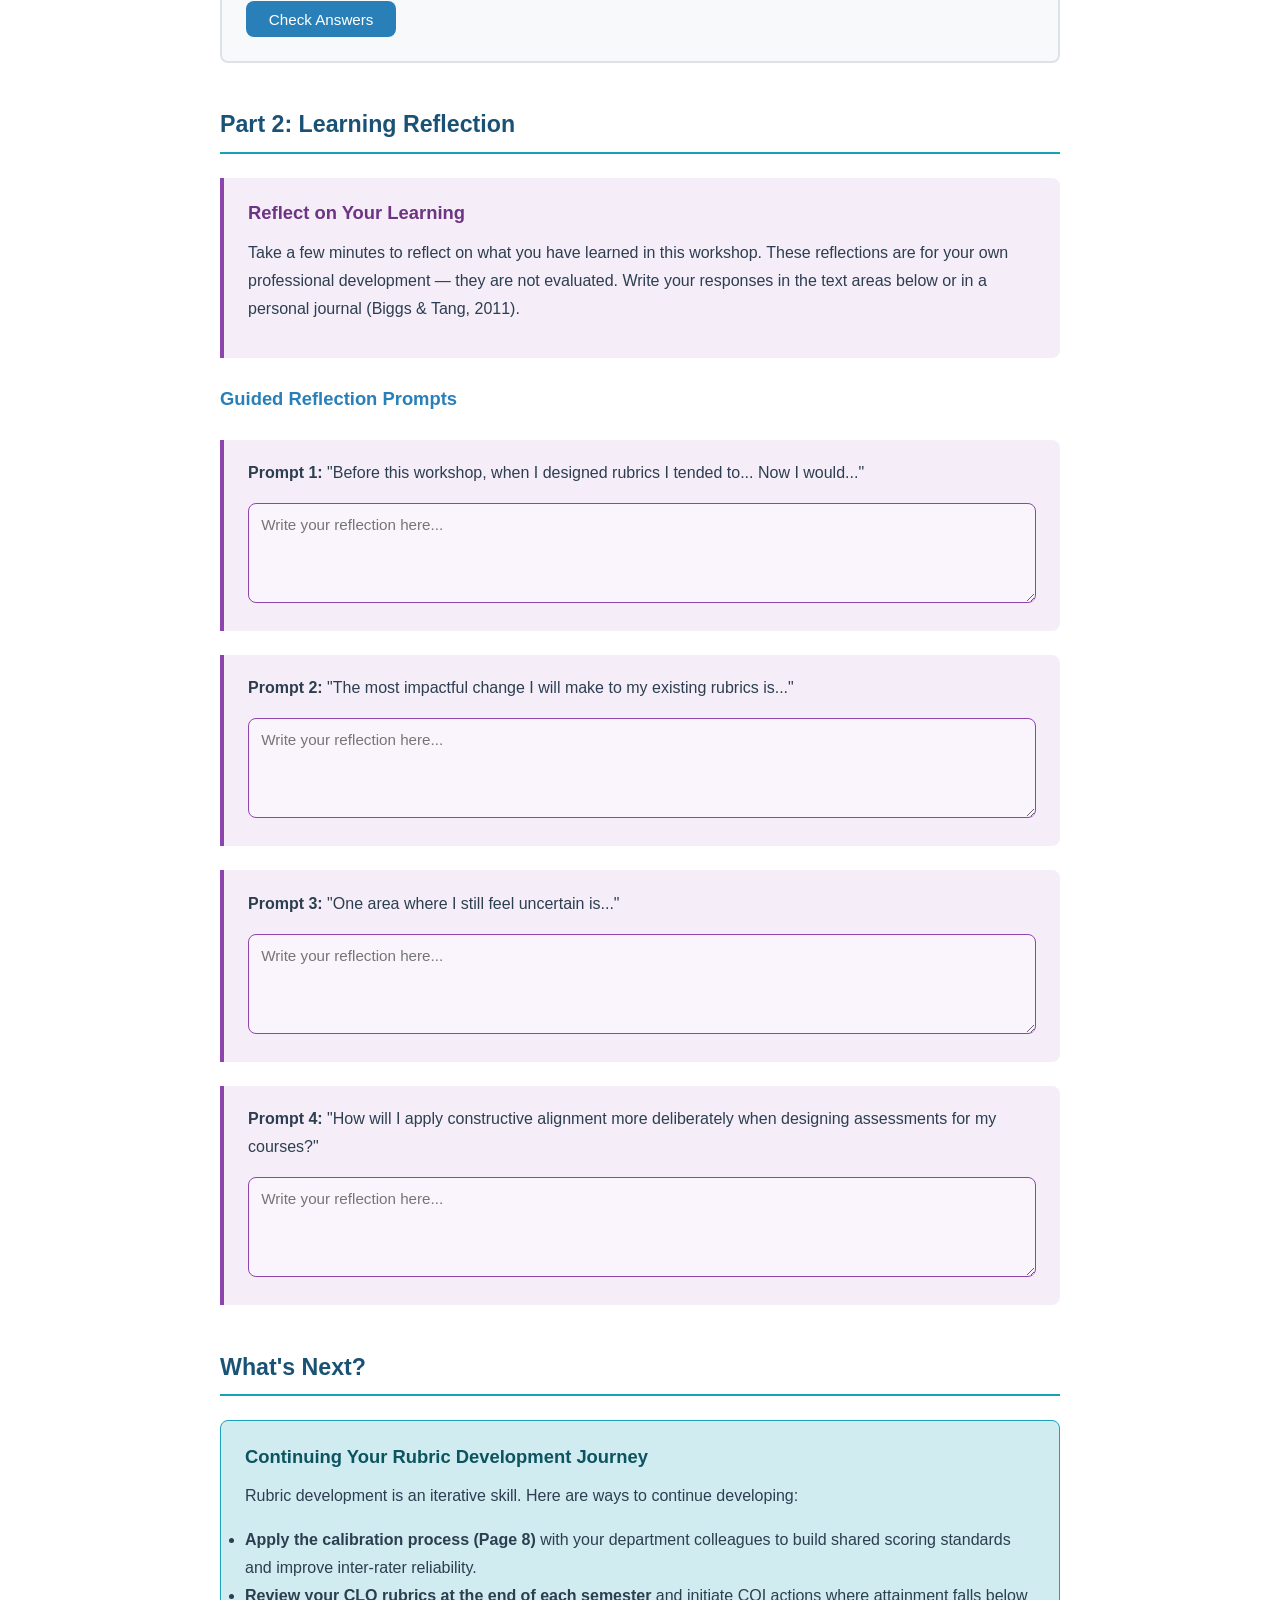
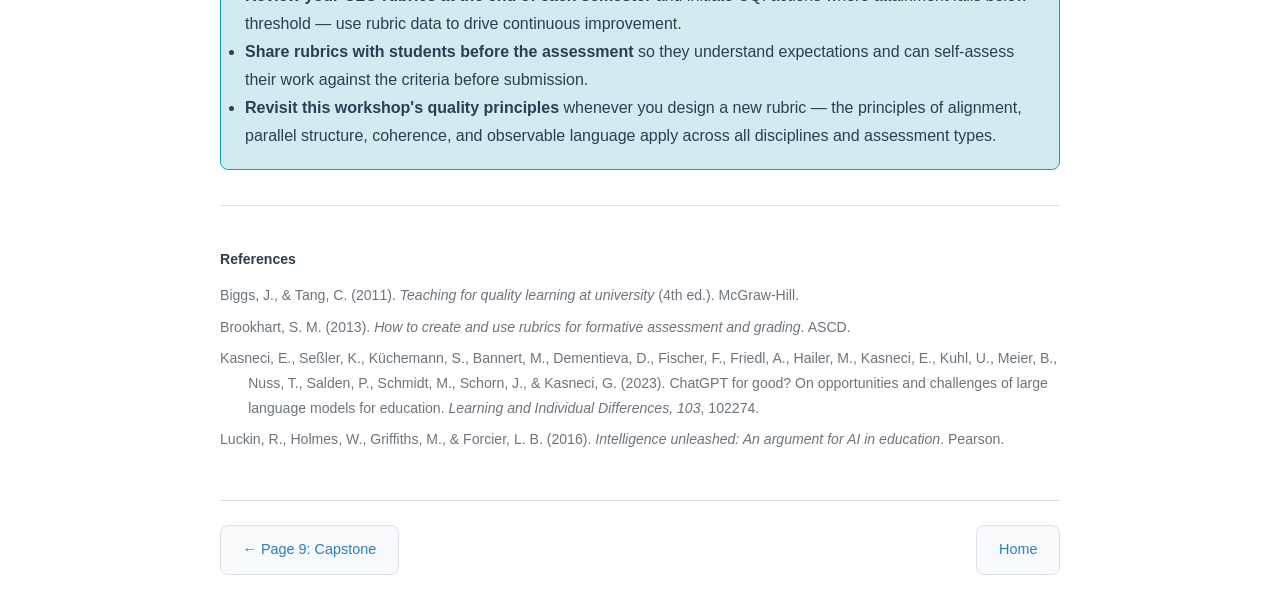
<file: 10-ai-review-reflection.html>
<!DOCTYPE html>
<html lang="en">
<head>
  <meta charset="UTF-8">
  <meta name="viewport" content="width=device-width, initial-scale=1.0">
  <title>AI-Assisted Self-Review and Learning Reflection | Rubric Development Workshop</title>
  <link rel="stylesheet" href="styles.css">
</head>
<body>

  <nav class="breadcrumb">
    <a href="00-homepage.html">Home</a> / <a href="09-capstone.html">Page 9: Capstone</a> / <strong>Page 10: AI Review &amp; Reflection</strong>
  </nav>

  <h1>AI-Assisted Self-Review and Learning Reflection</h1>

  <p class="intro-lead">You have built your rubric. Now let us use an AI tool to check your work, and then reflect on what you have learned throughout this workshop.</p>

  <!-- Part 1: AI-Assisted Self-Review -->
  <h2>Part 1: AI-Assisted Self-Review</h2>

  <p>You can use any AI chatbot (ChatGPT, Claude, Gemini, or similar) to review your rubric. Copy the prompt below, paste it into your chosen AI tool, and include your rubric details. The AI will evaluate your rubric against the quality principles covered in this workshop (Kasneci et al., 2023).</p>

  <p>AI tools can serve as a useful "second pair of eyes" when developing assessment instruments, identifying structural issues such as inconsistent parallel language or missing criteria that are easy to overlook in your own writing (Luckin et al., 2016). However, remember that AI feedback should supplement — not replace — your professional judgment as a disciplinary expert.</p>

  <h3>Initial Review Prompt</h3>

  <div class="ai-prompt-box">
    <h3>AI Review Prompt</h3>
    <p class="copy-hint">Copy this prompt and paste it into any AI chatbot along with your rubric.</p>
    <p>You are an assessment design expert specialising in higher education rubric development. I am going to share a rubric I have developed for a university course. Please review it against the following criteria and give me specific, actionable feedback:</p>
    <p>1. Alignment: Are the criteria aligned with the stated CLO and its cognitive level (Bloom's taxonomy)?<br>
    2. Parallel structure: Are the descriptors parallel across performance levels — does each level describe the same dimension with increasing sophistication?<br>
    3. Coherence: Does each level stay focused on the same criteria throughout, without shifting dimensions?<br>
    4. Observable language: Is the language concrete and observable, or vague and evaluative? Can a marker picture what the student's work looks like at each level?<br>
    5. Validity: Does the rubric measure what the CLO intends, without introducing unrelated criteria?<br>
    6. Weightage: Does the weightage reflect the relative importance of each criterion?<br>
    7. Cut scores: Are the performance level boundaries clearly defined?<br>
    8. Lowest-level descriptions: Does the lowest level describe what IS present rather than only what is absent?</p>
    <p>For each issue you find, explain what the problem is and suggest a specific revision. If a criterion is well-designed, acknowledge that too.</p>
    <p>Here is my course information:<br>
    - Course: [your course name]<br>
    - CLO: [paste your CLO statement]<br>
    - Bloom's level: [e.g., C4 Analyse]<br>
    - Assessment task: [describe the task]</p>
    <p>Here is my rubric:<br>
    [paste your rubric]</p>
  </div>

  <h3>Post-Revision Review Prompt</h3>

  <p>After you have revised your rubric based on the AI's feedback, use this second prompt to check whether the issues have been resolved:</p>

  <div class="ai-prompt-box">
    <h3>Follow-Up Review Prompt</h3>
    <p class="copy-hint">Copy this prompt after revising your rubric.</p>
    <p>I have revised my rubric based on your feedback. Here is the revised version:<br>
    [paste revised rubric]</p>
    <p>Have the original issues been addressed? Are there any remaining concerns? Is this rubric now ready for use?</p>
  </div>

  <!-- Tips for using AI feedback -->
  <h2>Tips for Using AI Feedback</h2>

  <div class="strategy-box">
    <h3>Getting the Most from AI-Assisted Review</h3>
    <ul>
      <li><strong>AI feedback is a starting point, not a final verdict</strong> — use your professional judgment as a disciplinary expert to evaluate the AI's suggestions.</li>
      <li><strong>If the AI flags an issue you disagree with, consider why</strong> — the AI might be missing context about your course, your students, or your discipline's conventions.</li>
      <li><strong>Focus on the structural feedback (parallel, coherent, valid) more than stylistic suggestions</strong> — the AI is strongest at detecting patterns and inconsistencies in rubric structure.</li>
      <li><strong>Run the review twice</strong> — once before revision and once after — to see if improvements are recognised and to catch any new issues introduced during revision.</li>
    </ul>
  </div>

  <!-- Check Your Understanding -->
  <h2>Check Your Understanding</h2>

  <!-- True/False Quiz: AI-Assisted Review -->
  <div class="tf-box" id="tf-ai-review">
    <h3>True or False?</h3>

    <div class="tf-statement" id="tf-ai-1">
      <p><strong>Statement 1:</strong> AI feedback should replace your professional judgment when finalising a rubric, since the AI is more objective than a human reviewer.</p>
      <span class="tf-btns">
        <button class="tf-btn" onclick="checkTFAi('tf-ai-1', this, 'true', 'false')">True</button>
        <button class="tf-btn" onclick="checkTFAi('tf-ai-1', this, 'false', 'false')">False</button>
      </span>
    </div>
    <div class="tf-feedback" id="tf-ai-1-feedback"></div>

    <div class="tf-statement" id="tf-ai-2">
      <p><strong>Statement 2:</strong> Running the AI review twice &mdash; once before revision and once after &mdash; helps you check whether your improvements are recognised by the tool.</p>
      <span class="tf-btns">
        <button class="tf-btn" onclick="checkTFAi('tf-ai-2', this, 'true', 'true')">True</button>
        <button class="tf-btn" onclick="checkTFAi('tf-ai-2', this, 'false', 'true')">False</button>
      </span>
    </div>
    <div class="tf-feedback" id="tf-ai-2-feedback"></div>

    <div class="tf-statement" id="tf-ai-3">
      <p><strong>Statement 3:</strong> AI tools are strongest at detecting structural issues in rubrics, such as inconsistent parallel language or missing criteria across performance levels.</p>
      <span class="tf-btns">
        <button class="tf-btn" onclick="checkTFAi('tf-ai-3', this, 'true', 'true')">True</button>
        <button class="tf-btn" onclick="checkTFAi('tf-ai-3', this, 'false', 'true')">False</button>
      </span>
    </div>
    <div class="tf-feedback" id="tf-ai-3-feedback"></div>
  </div>

  <!-- Fill-in-the-Blank Quiz: Workshop Summary -->
  <div class="fib-box" id="fib-workshop-summary">
    <h3>Workshop Recap: Fill in the Blanks</h3>
    <p style="margin-bottom: 1em;">Complete each sentence to test your recall of key concepts from the workshop.</p>

    <div class="fib-item" id="fib-ws-1">
      <p>1. In a CLO rubric, attainment is measured by the <input type="text" class="fib-input" id="fib-ws-1-input" placeholder="..." autocomplete="off"> of students who meet the benchmark, not by individual student scores.</p>
      <span class="fib-answer" data-answer="proportion,percentage,percent,proportion of students"></span>
    </div>

    <div class="fib-item" id="fib-ws-2">
      <p>2. The verb in a CLO statement tells you the <input type="text" class="fib-input" id="fib-ws-2-input" placeholder="..." autocomplete="off"> level of the learning outcome, which determines the type of evidence you need to collect.</p>
      <span class="fib-answer" data-answer="cognitive,bloom's,blooms,cognitive level,bloom,taxonomy"></span>
    </div>

    <div class="fib-item" id="fib-ws-3">
      <p>3. When markers calibrate, they independently score the same sample and then discuss how they <input type="text" class="fib-input" id="fib-ws-3-input" placeholder="..." autocomplete="off"> the rubric descriptors to reach a shared understanding.</p>
      <span class="fib-answer" data-answer="interpret,apply,interpreted,applied,interpretation"></span>
    </div>

    <button class="mcq-check-btn" onclick="checkFIBws('fib-workshop-summary', 'fib-ws-feedback')">Check Answers</button>
    <div class="mcq-feedback" id="fib-ws-feedback"></div>
  </div>

  <!-- Part 2: Learning Reflection -->
  <h2>Part 2: Learning Reflection</h2>

  <div class="reflection-box">
    <h3>Reflect on Your Learning</h3>
    <p>Take a few minutes to reflect on what you have learned in this workshop. These reflections are for your own professional development — they are not evaluated. Write your responses in the text areas below or in a personal journal (Biggs &amp; Tang, 2011).</p>
  </div>

  <h3>Guided Reflection Prompts</h3>

  <div class="reflection-box">
    <p><strong>Prompt 1:</strong> "Before this workshop, when I designed rubrics I tended to... Now I would..."</p>
    <textarea style="width: 100%; min-height: 100px; padding: 0.8em; border: 1px solid #8e44ad; border-radius: 8px; font-family: inherit; font-size: 0.95em; resize: vertical; background: #faf5fc;" placeholder="Write your reflection here..."></textarea>
  </div>

  <div class="reflection-box">
    <p><strong>Prompt 2:</strong> "The most impactful change I will make to my existing rubrics is..."</p>
    <textarea style="width: 100%; min-height: 100px; padding: 0.8em; border: 1px solid #8e44ad; border-radius: 8px; font-family: inherit; font-size: 0.95em; resize: vertical; background: #faf5fc;" placeholder="Write your reflection here..."></textarea>
  </div>

  <div class="reflection-box">
    <p><strong>Prompt 3:</strong> "One area where I still feel uncertain is..."</p>
    <textarea style="width: 100%; min-height: 100px; padding: 0.8em; border: 1px solid #8e44ad; border-radius: 8px; font-family: inherit; font-size: 0.95em; resize: vertical; background: #faf5fc;" placeholder="Write your reflection here..."></textarea>
  </div>

  <div class="reflection-box">
    <p><strong>Prompt 4:</strong> "How will I apply constructive alignment more deliberately when designing assessments for my courses?"</p>
    <textarea style="width: 100%; min-height: 100px; padding: 0.8em; border: 1px solid #8e44ad; border-radius: 8px; font-family: inherit; font-size: 0.95em; resize: vertical; background: #faf5fc;" placeholder="Write your reflection here..."></textarea>
  </div>

  <!-- What's next? -->
  <h2>What's Next?</h2>

  <div class="info-box">
    <h3>Continuing Your Rubric Development Journey</h3>
    <p>Rubric development is an iterative skill. Here are ways to continue developing:</p>
    <ul>
      <li><strong>Apply the calibration process (Page 8)</strong> with your department colleagues to build shared scoring standards and improve inter-rater reliability.</li>
      <li><strong>Review your CLO rubrics at the end of each semester</strong> and initiate CQI actions where attainment falls below threshold — use rubric data to drive continuous improvement.</li>
      <li><strong>Share rubrics with students before the assessment</strong> so they understand expectations and can self-assess their work against the criteria before submission.</li>
      <li><strong>Revisit this workshop's quality principles</strong> whenever you design a new rubric — the principles of alignment, parallel structure, coherence, and observable language apply across all disciplines and assessment types.</li>
    </ul>
  </div>

  <!-- References -->
  <div class="references">
    <h3>References</h3>
    <p>Biggs, J., &amp; Tang, C. (2011). <em>Teaching for quality learning at university</em> (4th ed.). McGraw-Hill.</p>
    <p>Brookhart, S. M. (2013). <em>How to create and use rubrics for formative assessment and grading</em>. ASCD.</p>
    <p>Kasneci, E., Se&szlig;ler, K., K&uuml;chemann, S., Bannert, M., Dementieva, D., Fischer, F., Friedl, A., Hailer, M., Kasneci, E., Kuhl, U., Meier, B., Nuss, T., Salden, P., Schmidt, M., Schorn, J., &amp; Kasneci, G. (2023). ChatGPT for good? On opportunities and challenges of large language models for education. <em>Learning and Individual Differences, 103</em>, 102274.</p>
    <p>Luckin, R., Holmes, W., Griffiths, M., &amp; Forcier, L. B. (2016). <em>Intelligence unleashed: An argument for AI in education</em>. Pearson.</p>
  </div>

  <!-- Page navigation -->
  <nav class="page-nav">
    <a href="09-capstone.html">&larr; Page 9: Capstone</a>
    <a href="00-homepage.html">Home</a>
  </nav>

  <script>
    /* True/False quiz for AI review */
    function checkTFAi(statementId, btnEl, chosen, correct) {
      var feedbackEl = document.getElementById(statementId + '-feedback');
      var btns = document.querySelectorAll('#' + statementId + ' .tf-btn');

      for (var i = 0; i < btns.length; i++) {
        btns[i].disabled = true;
        btns[i].classList.remove('tf-correct', 'tf-incorrect');
      }

      var correctMessages = {
        'tf-ai-1': 'Correct! AI feedback is a starting point for improvement, not a replacement for your disciplinary expertise. You should evaluate every AI suggestion against your knowledge of the course, students, and field.',
        'tf-ai-2': 'Correct! A before-and-after comparison lets you verify that the AI recognises your revisions and catches any new issues you may have inadvertently introduced during editing.',
        'tf-ai-3': 'Correct! AI excels at pattern detection \u2014 it can quickly spot non-parallel language, inconsistent structure, and missing criteria across levels. It is less reliable for judging disciplinary validity or appropriate cognitive complexity.'
      };

      var wrongMessages = {
        'tf-ai-1': 'Not quite. AI should supplement, not replace, your professional judgment. The AI lacks context about your discipline, students, and institutional requirements \u2014 you are the final arbiter of quality.',
        'tf-ai-2': 'Not quite. Running the review twice is recommended precisely because it lets you check whether improvements are recognised and whether any new issues were introduced during revision.',
        'tf-ai-3': 'Not quite. AI tools are indeed strongest at detecting structural patterns \u2014 parallel language, consistent criteria across levels, and completeness. They are weaker at judging whether the content is valid for your specific discipline.'
      };

      if (chosen === correct) {
        btnEl.classList.add('tf-correct');
        feedbackEl.textContent = correctMessages[statementId] || 'Correct!';
        feedbackEl.className = 'tf-feedback show correct-fb';
      } else {
        btnEl.classList.add('tf-incorrect');
        var correctIndex = (correct === 'true') ? 0 : 1;
        btns[correctIndex].classList.add('tf-correct');
        feedbackEl.textContent = wrongMessages[statementId] || 'Not quite.';
        feedbackEl.className = 'tf-feedback show incorrect-fb';
      }
    }

    /* Fill-in-the-blank quiz for workshop summary */
    function checkFIBws(boxId, feedbackId) {
      var items = document.querySelectorAll('#' + boxId + ' .fib-item');
      var feedback = document.getElementById(feedbackId);
      var correctCount = 0;
      var totalCount = items.length;

      for (var i = 0; i < items.length; i++) {
        var input = items[i].querySelector('.fib-input');
        var answerEl = items[i].querySelector('.fib-answer');
        var acceptedAnswers = answerEl.getAttribute('data-answer').toLowerCase().split(',');
        var userAnswer = input.value.trim().toLowerCase();

        items[i].classList.remove('correct', 'incorrect');

        if (userAnswer === '') {
          items[i].classList.add('incorrect');
          continue;
        }

        var isCorrect = false;
        for (var j = 0; j < acceptedAnswers.length; j++) {
          if (userAnswer === acceptedAnswers[j].trim()) {
            isCorrect = true;
            break;
          }
        }

        if (isCorrect) {
          items[i].classList.add('correct');
          correctCount++;
        } else {
          items[i].classList.add('incorrect');
        }
      }

      if (correctCount === totalCount) {
        feedback.textContent = 'All correct! You have a solid grasp of the core concepts from this workshop.';
        feedback.className = 'mcq-feedback show correct-fb';
      } else {
        feedback.textContent = 'You got ' + correctCount + ' out of ' + totalCount + ' correct. The answers are: (1) proportion/percentage, (2) cognitive (or Bloom\u2019s), (3) interpret (or apply). Green items are correct; review the ones highlighted in red.';
        feedback.className = 'mcq-feedback show incorrect-fb';
      }
    }
  </script>

</body>
</html>
</file>
<file: styles.css>
/* Rubric Development Workshop — Shared CSS Framework */
:root {
  --primary: #1a5276;
  --primary-light: #2980b9;
  --accent: #17a2b8;
  --accent-light: #d1ecf1;
  --success: #27ae60;
  --warning: #f39c12;
  --danger: #e74c3c;
  --text: #2c3e50;
  --text-light: #6c757d;
  --bg: #ffffff;
  --bg-alt: #f8f9fa;
  --border: #dee2e6;
  --radius: 8px;
  --shadow: 0 2px 8px rgba(0,0,0,0.08);
}
* { margin: 0; padding: 0; box-sizing: border-box; }
body {
  font-family: 'Segoe UI', 'Helvetica Neue', Arial, sans-serif;
  color: var(--text);
  line-height: 1.75;
  font-size: 16px;
  background: var(--bg);
  max-width: 900px;
  margin: 0 auto;
  padding: 40px 30px;
}
h1 { font-size: 1.9em; color: var(--primary); margin-bottom: 0.5em; font-weight: 700; line-height: 1.3; }
h2 { font-size: 1.45em; color: var(--primary); margin-top: 1.8em; margin-bottom: 0.6em; font-weight: 600; border-bottom: 2px solid var(--accent); padding-bottom: 0.3em; }
h3 { font-size: 1.15em; color: var(--primary-light); margin-top: 1.4em; margin-bottom: 0.5em; font-weight: 600; }
p { margin-bottom: 1em; }
a { color: var(--primary-light); text-decoration: none; }
a:hover { text-decoration: underline; }
img.hero { width: 100%; border-radius: var(--radius); margin-bottom: 1.5em; box-shadow: var(--shadow); }
img.content-img { width: 100%; max-width: 600px; display: block; margin: 1.5em auto; border-radius: var(--radius); box-shadow: var(--shadow); }
.breadcrumb { font-size: 0.85em; color: var(--text-light); margin-bottom: 1.5em; }
.breadcrumb a { color: var(--text-light); }
.intro-lead { font-size: 1.15em; color: var(--text-light); font-style: italic; margin-bottom: 1.5em; }

/* Card layouts */
.card-grid { display: grid; grid-template-columns: repeat(auto-fit, minmax(250px, 1fr)); gap: 1.2em; margin: 1.5em 0; }
.card {
  background: var(--bg-alt);
  border: 1px solid var(--border);
  border-radius: var(--radius);
  padding: 1.5em;
  box-shadow: var(--shadow);
}
.card h3 { margin-top: 0; color: var(--primary); font-size: 1.05em; }
.card-icon { font-size: 2em; margin-bottom: 0.5em; }
.card ul { padding-left: 1.2em; margin-top: 0.5em; }
.card li { margin-bottom: 0.3em; }

/* Special content boxes */
.key-point {
  background: #eaf4fc;
  border-left: 4px solid var(--primary-light);
  padding: 1.2em 1.5em;
  margin: 1.5em 0;
  border-radius: 0 var(--radius) var(--radius) 0;
}
.key-point strong { color: var(--primary); }

.case-box {
  background: #fdf2e9;
  border-left: 4px solid var(--warning);
  padding: 1.2em 1.5em;
  margin: 1.5em 0;
  border-radius: 0 var(--radius) var(--radius) 0;
}
.case-box h3 { color: #d35400; margin-top: 0; }

.strategy-box {
  background: #eafaf1;
  border-left: 4px solid var(--success);
  padding: 1.2em 1.5em;
  margin: 1.5em 0;
  border-radius: 0 var(--radius) var(--radius) 0;
}
.strategy-box h3 { color: #1e8449; margin-top: 0; }

.reflection-box {
  background: #f5eef8;
  border-left: 4px solid #8e44ad;
  padding: 1.2em 1.5em;
  margin: 1.5em 0;
  border-radius: 0 var(--radius) var(--radius) 0;
}
.reflection-box h3 { color: #6c3483; margin-top: 0; }

.info-box {
  background: var(--accent-light);
  border: 1px solid var(--accent);
  padding: 1.2em 1.5em;
  margin: 1.5em 0;
  border-radius: var(--radius);
}
.info-box h3 { color: #0c5460; margin-top: 0; }

.ai-prompt-box {
  background: #1a1a2e;
  color: #e0e0e0;
  border: 1px solid #16213e;
  padding: 1.5em;
  margin: 1.5em 0;
  border-radius: var(--radius);
  font-family: 'Consolas', 'Courier New', monospace;
  font-size: 0.92em;
  line-height: 1.6;
  position: relative;
}
.ai-prompt-box h3 { color: #4fc3f7; margin-top: 0; font-family: 'Segoe UI', sans-serif; }
.ai-prompt-box p { color: #e0e0e0; }
.ai-prompt-box .copy-hint { color: #80cbc4; font-style: italic; font-family: 'Segoe UI', sans-serif; font-size: 0.9em; margin-bottom: 0.8em; }

.activity-box {
  background: #fff3e0;
  border: 2px solid var(--warning);
  padding: 1.5em;
  margin: 1.5em 0;
  border-radius: var(--radius);
}
.activity-box h3 { color: #e65100; margin-top: 0; }

.warning-box {
  background: #fce4ec;
  border-left: 4px solid var(--danger);
  padding: 1.2em 1.5em;
  margin: 1.5em 0;
  border-radius: 0 var(--radius) var(--radius) 0;
}

/* MCQ Quiz styles */
.mcq-box {
  background: var(--bg-alt);
  border: 1px solid var(--border);
  padding: 1.5em;
  margin: 1.5em 0;
  border-radius: var(--radius);
  box-shadow: var(--shadow);
}
.mcq-box h3 { color: var(--primary); margin-top: 0; font-size: 1.05em; }
.mcq-question { font-weight: 600; margin-bottom: 0.8em; color: var(--text); }
.mcq-options { list-style: none; padding: 0; }
.mcq-options li {
  padding: 0.7em 1em;
  margin: 0.4em 0;
  border: 1px solid var(--border);
  border-radius: var(--radius);
  cursor: pointer;
  transition: all 0.2s;
  background: white;
}
.mcq-options li:hover { background: #e8f4fd; border-color: var(--primary-light); }
.mcq-options li.correct { background: #d4edda; border-color: var(--success); color: #155724; }
.mcq-options li.incorrect { background: #f8d7da; border-color: var(--danger); color: #721c24; }
.mcq-options li.selected { border-color: var(--primary-light); background: #e8f4fd; font-weight: 600; }
.mcq-feedback { margin-top: 0.8em; padding: 0.8em 1em; border-radius: var(--radius); font-size: 0.95em; display: none; }
.mcq-feedback.show { display: block; }
.mcq-feedback.correct-fb { background: #d4edda; color: #155724; }
.mcq-feedback.incorrect-fb { background: #f8d7da; color: #721c24; }
.mcq-check-btn {
  background: var(--primary-light);
  color: white;
  border: none;
  padding: 0.6em 1.5em;
  border-radius: var(--radius);
  cursor: pointer;
  font-size: 0.95em;
  margin-top: 0.8em;
  transition: background 0.2s;
}
.mcq-check-btn:hover { background: var(--primary); }

/* Rubric table styles */
.rubric-table {
  width: 100%;
  border-collapse: collapse;
  margin: 1.5em 0;
  font-size: 0.92em;
}
.rubric-table th {
  background: var(--primary);
  color: white;
  padding: 0.8em;
  text-align: left;
  font-weight: 600;
}
.rubric-table td {
  padding: 0.7em 0.8em;
  border: 1px solid var(--border);
  vertical-align: top;
}
.rubric-table tr:nth-child(even) td { background: var(--bg-alt); }
.rubric-table .highlight-problem { background: #fce4ec; }
.rubric-table .highlight-good { background: #d4edda; }

/* Flow diagram (CSS-based) */
.flow-diagram { display: flex; flex-wrap: wrap; align-items: center; justify-content: center; gap: 0.5em; margin: 1.5em 0; }
.flow-step {
  background: var(--primary);
  color: white;
  padding: 0.8em 1.2em;
  border-radius: var(--radius);
  text-align: center;
  font-weight: 600;
  font-size: 0.9em;
  min-width: 120px;
}
.flow-step.accent { background: var(--accent); }
.flow-step.highlight { background: #e67e22; }
.flow-arrow { font-size: 1.5em; color: var(--text-light); }

/* Before/After comparison */
.comparison { display: grid; grid-template-columns: 1fr 1fr; gap: 1.5em; margin: 1.5em 0; }
.comparison .before {
  background: #fce4ec;
  border: 1px solid #ef9a9a;
  border-radius: var(--radius);
  padding: 1.2em;
}
.comparison .after {
  background: #e8f5e9;
  border: 1px solid #a5d6a7;
  border-radius: var(--radius);
  padding: 1.2em;
}
.comparison h4 { margin-top: 0; margin-bottom: 0.6em; }
.comparison .before h4 { color: var(--danger); }
.comparison .after h4 { color: var(--success); }

/* Numbered step list */
.step-list { counter-reset: steps; list-style: none; padding: 0; margin: 1.5em 0; }
.step-list li {
  counter-increment: steps;
  padding: 1em 1em 1em 3.5em;
  margin-bottom: 0.8em;
  background: var(--bg-alt);
  border: 1px solid var(--border);
  border-radius: var(--radius);
  position: relative;
}
.step-list li::before {
  content: counter(steps);
  position: absolute;
  left: 1em;
  top: 1em;
  background: var(--primary-light);
  color: white;
  width: 1.8em;
  height: 1.8em;
  border-radius: 50%;
  display: flex;
  align-items: center;
  justify-content: center;
  font-weight: 700;
  font-size: 0.85em;
}

/* LO list */
.lo-list { list-style: none; padding: 0; margin: 1.5em 0; }
.lo-list li {
  padding: 0.8em 1.2em;
  margin-bottom: 0.5em;
  background: var(--bg-alt);
  border-left: 3px solid var(--accent);
  border-radius: 0 var(--radius) var(--radius) 0;
  font-size: 0.95em;
}

/* Page navigation */
.page-nav {
  display: flex;
  justify-content: space-between;
  margin-top: 3em;
  padding-top: 1.5em;
  border-top: 1px solid var(--border);
}
.page-nav a {
  background: var(--bg-alt);
  padding: 0.8em 1.5em;
  border-radius: var(--radius);
  border: 1px solid var(--border);
  font-size: 0.9em;
  transition: all 0.2s;
}
.page-nav a:hover { background: var(--primary-light); color: white; text-decoration: none; }

/* References */
.references {
  margin-top: 2.5em;
  padding-top: 1.5em;
  border-top: 1px solid var(--border);
  font-size: 0.88em;
  color: var(--text-light);
}
.references h3 { font-size: 1em; color: var(--text); margin-bottom: 0.8em; }
.references p { margin-bottom: 0.5em; padding-left: 2em; text-indent: -2em; }

/* Homepage specific */
.homepage-hero { position: relative; margin-bottom: 2em; }
.homepage-hero img { width: 100%; border-radius: var(--radius); box-shadow: var(--shadow); }
.homepage-hero .overlay {
  position: absolute;
  bottom: 0;
  left: 0;
  right: 0;
  background: linear-gradient(transparent, rgba(0,0,0,0.7));
  padding: 2em 1.5em 1.5em;
  border-radius: 0 0 var(--radius) var(--radius);
}
.homepage-hero .overlay h1 { color: white; margin: 0; font-size: 1.8em; }
.homepage-hero .overlay p { color: #e0e0e0; margin: 0.3em 0 0; }

.module-card {
  border: 1px solid var(--border);
  border-radius: var(--radius);
  padding: 1.5em;
  margin-bottom: 1em;
  background: white;
  box-shadow: var(--shadow);
  display: flex;
  gap: 1.2em;
  align-items: flex-start;
}
.module-num {
  background: var(--primary);
  color: white;
  width: 2.5em;
  height: 2.5em;
  border-radius: 50%;
  display: flex;
  align-items: center;
  justify-content: center;
  font-weight: 700;
  font-size: 1.1em;
  flex-shrink: 0;
}
.module-card h3 { margin-top: 0; margin-bottom: 0.3em; }
.module-card p { margin: 0; font-size: 0.92em; color: var(--text-light); }

/* True/False quiz */
.tf-box {
  background: var(--bg-alt);
  border: 2px solid var(--border);
  border-radius: var(--radius);
  padding: 1.5em;
  margin: 1.5em 0;
}
.tf-box h3 { color: var(--primary); margin-top: 0; margin-bottom: 0.8em; font-size: 1.1em; }
.tf-statement { padding: 0.6em 0; border-bottom: 1px solid var(--border); }
.tf-statement:last-of-type { border-bottom: none; }
.tf-btns { display: inline-flex; gap: 0.5em; margin-left: 1em; }
.tf-btns button {
  padding: 0.3em 1em;
  border: 1px solid var(--border);
  border-radius: var(--radius);
  background: white;
  cursor: pointer;
  font-size: 0.9em;
  transition: all 0.2s;
}
.tf-btns button:hover { background: var(--primary-light); color: white; }
.tf-btns button.correct-btn { background: var(--success); color: white; border-color: var(--success); }
.tf-btns button.incorrect-btn { background: var(--danger); color: white; border-color: var(--danger); }
.tf-feedback { display: none; padding: 0.5em 0.8em; margin-top: 0.5em; border-radius: var(--radius); font-size: 0.9em; }
.tf-feedback.show { display: block; }
.tf-feedback.correct-fb { background: #d4edda; color: #155724; }
.tf-feedback.incorrect-fb { background: #f8d7da; color: #721c24; }

/* Matching quiz */
.match-box {
  background: var(--bg-alt);
  border: 2px solid var(--border);
  border-radius: var(--radius);
  padding: 1.5em;
  margin: 1.5em 0;
}
.match-box h3 { color: var(--primary); margin-top: 0; margin-bottom: 0.8em; font-size: 1.1em; }
.match-grid { display: grid; grid-template-columns: 1fr auto 1fr; gap: 0.5em; align-items: center; margin: 1em 0; }
.match-term {
  background: white;
  border: 1px solid var(--border);
  border-radius: var(--radius);
  padding: 0.6em 1em;
  font-weight: 600;
  font-size: 0.9em;
}
.match-arrow { color: var(--text-light); text-align: center; }
.match-select {
  padding: 0.6em;
  border: 1px solid var(--border);
  border-radius: var(--radius);
  font-size: 0.9em;
  background: white;
  width: 100%;
}
.match-result { display: none; padding: 0.5em 0.8em; margin-top: 0.5em; border-radius: var(--radius); font-size: 0.9em; }
.match-result.show { display: block; }

/* Ordering quiz */
.order-box {
  background: var(--bg-alt);
  border: 2px solid var(--border);
  border-radius: var(--radius);
  padding: 1.5em;
  margin: 1.5em 0;
}
.order-box h3 { color: var(--primary); margin-top: 0; margin-bottom: 0.8em; font-size: 1.1em; }
.order-list { list-style: none; padding: 0; counter-reset: order-counter; }
.order-item {
  background: white;
  border: 1px solid var(--border);
  border-radius: var(--radius);
  padding: 0.7em 1em 0.7em 3em;
  margin-bottom: 0.5em;
  cursor: grab;
  position: relative;
  font-size: 0.92em;
  transition: box-shadow 0.2s;
}
.order-item:hover { box-shadow: 0 2px 6px rgba(0,0,0,0.12); }
.order-item::before {
  counter-increment: order-counter;
  content: counter(order-counter);
  position: absolute;
  left: 0.8em;
  top: 50%;
  transform: translateY(-50%);
  background: var(--primary-light);
  color: white;
  width: 1.5em;
  height: 1.5em;
  border-radius: 50%;
  display: flex;
  align-items: center;
  justify-content: center;
  font-weight: 700;
  font-size: 0.8em;
}
.order-item.dragging { opacity: 0.5; }
.order-item.correct-order { border-color: var(--success); background: #d4edda; }
.order-item.incorrect-order { border-color: var(--danger); background: #f8d7da; }

/* Fill-in-the-blank quiz */
.fib-box {
  background: var(--bg-alt);
  border: 2px solid var(--border);
  border-radius: var(--radius);
  padding: 1.5em;
  margin: 1.5em 0;
}
.fib-box h3 { color: var(--primary); margin-top: 0; margin-bottom: 0.8em; font-size: 1.1em; }
.fib-item { padding: 0.6em 0; border-bottom: 1px solid var(--border); }
.fib-item:last-of-type { border-bottom: none; }
.fib-input {
  border: none;
  border-bottom: 2px solid var(--primary-light);
  padding: 0.2em 0.5em;
  font-size: 0.95em;
  font-family: inherit;
  width: 180px;
  outline: none;
  transition: border-color 0.2s;
}
.fib-input:focus { border-bottom-color: var(--primary); }
.fib-input.correct-input { border-bottom-color: var(--success); color: var(--success); }
.fib-input.incorrect-input { border-bottom-color: var(--danger); color: var(--danger); }
.fib-answer { display: none; color: var(--success); font-size: 0.88em; font-style: italic; margin-left: 0.5em; }
.fib-answer.show { display: inline; }

/* Responsive */
@media (max-width: 600px) {
  body { padding: 20px 15px; font-size: 15px; }
  h1 { font-size: 1.5em; }
  .card-grid { grid-template-columns: 1fr; }
  .comparison { grid-template-columns: 1fr; }
  .flow-diagram { flex-direction: column; }
  .match-grid { grid-template-columns: 1fr; }
  .tf-btns { display: flex; margin-left: 0; margin-top: 0.5em; }
}
</file>
